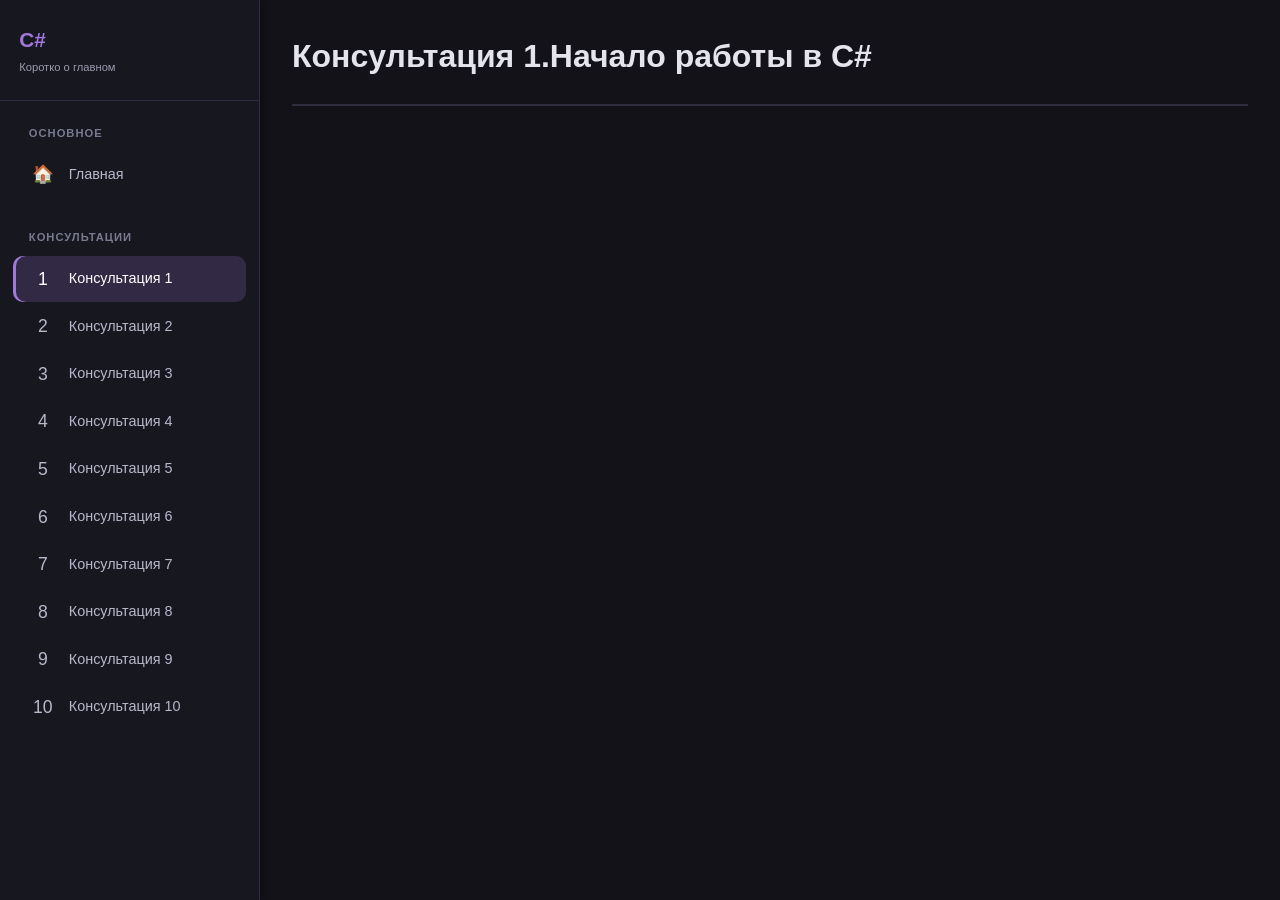
<file: 1.html>
<!DOCTYPE html>
<html lang="ru">
<head>
    <link rel="stylesheet" href="12.css">
    <meta charset="UTF-8">
    <meta name="viewport" content="width=device-width, initial-scale=1.0">
    <title>Консультация 1</title>
</head>
<body>

<!-- БОКОВАЯ ПАНЕЛЬ -->
<div class="sidebar" id="sidebar">
    <div class="sidebar-header">
        <h3>C#</h3>
        <p>Коротко о главном</p>
    </div>
    <div class="sidebar-nav">
        <div class="nav-group">
            <div class="nav-group-title">Основное</div>
            <div class="nav-item">
                <a href="index.html">
                    <span class="nav-icon">🏠</span>
                    <span>Главная</span>
                </a>
            </div>
        </div>
        <div class="nav-group">
            <div class="nav-group-title">Консультации</div>
            <div class="nav-item">
                <a href="1.html"><span class="nav-icon">1</span><span>Консультация 1</span></a>
            </div>
            <div class="nav-item">
                <a href="2.html"><span class="nav-icon">2</span><span>Консультация 2</span></a>
            </div>
            <div class="nav-item">
                <a href="3.html"><span class="nav-icon">3</span><span>Консультация 3</span></a>
            </div>
            <div class="nav-item">
                <a href="4.html"><span class="nav-icon">4</span><span>Консультация 4</span></a>
            </div>
            <div class="nav-item">
                <a href="5.html"><span class="nav-icon">5</span><span>Консультация 5</span></a>
            </div>
            <div class="nav-item">
                <a href="6.html"><span class="nav-icon">6</span><span>Консультация 6</span></a>
            </div>
            <div class="nav-item">
                <a href="7.html"><span class="nav-icon">7</span><span>Консультация 7</span></a>
            </div>
            <div class="nav-item">
                <a href="8.html"><span class="nav-icon">8</span><span>Консультация 8</span></a>
            </div>
            <div class="nav-item">
                <a href="9.html"><span class="nav-icon">9</span><span>Консультация 9</span></a>
            </div>
            <div class="nav-item active">
                <a href="10.html"><span class="nav-icon">10</span><span>Консультация 10</span></a>
            </div>
        </div>
    </div>
</div>

<div class="mobile-menu-btn" onclick="document.getElementById('sidebar').classList.toggle('open')">
    ☰ Меню
</div>
<!-- ОСНОВНОЙ КОНТЕНТ -->
<div class="main-content">

    <div class="page-header">
        <h1>Консультация 1.Начало работы в C# </h1>
        <p class="subtitle"></p>
    </div>
<script src="script.js"></script>
</body>
</html>
</file>
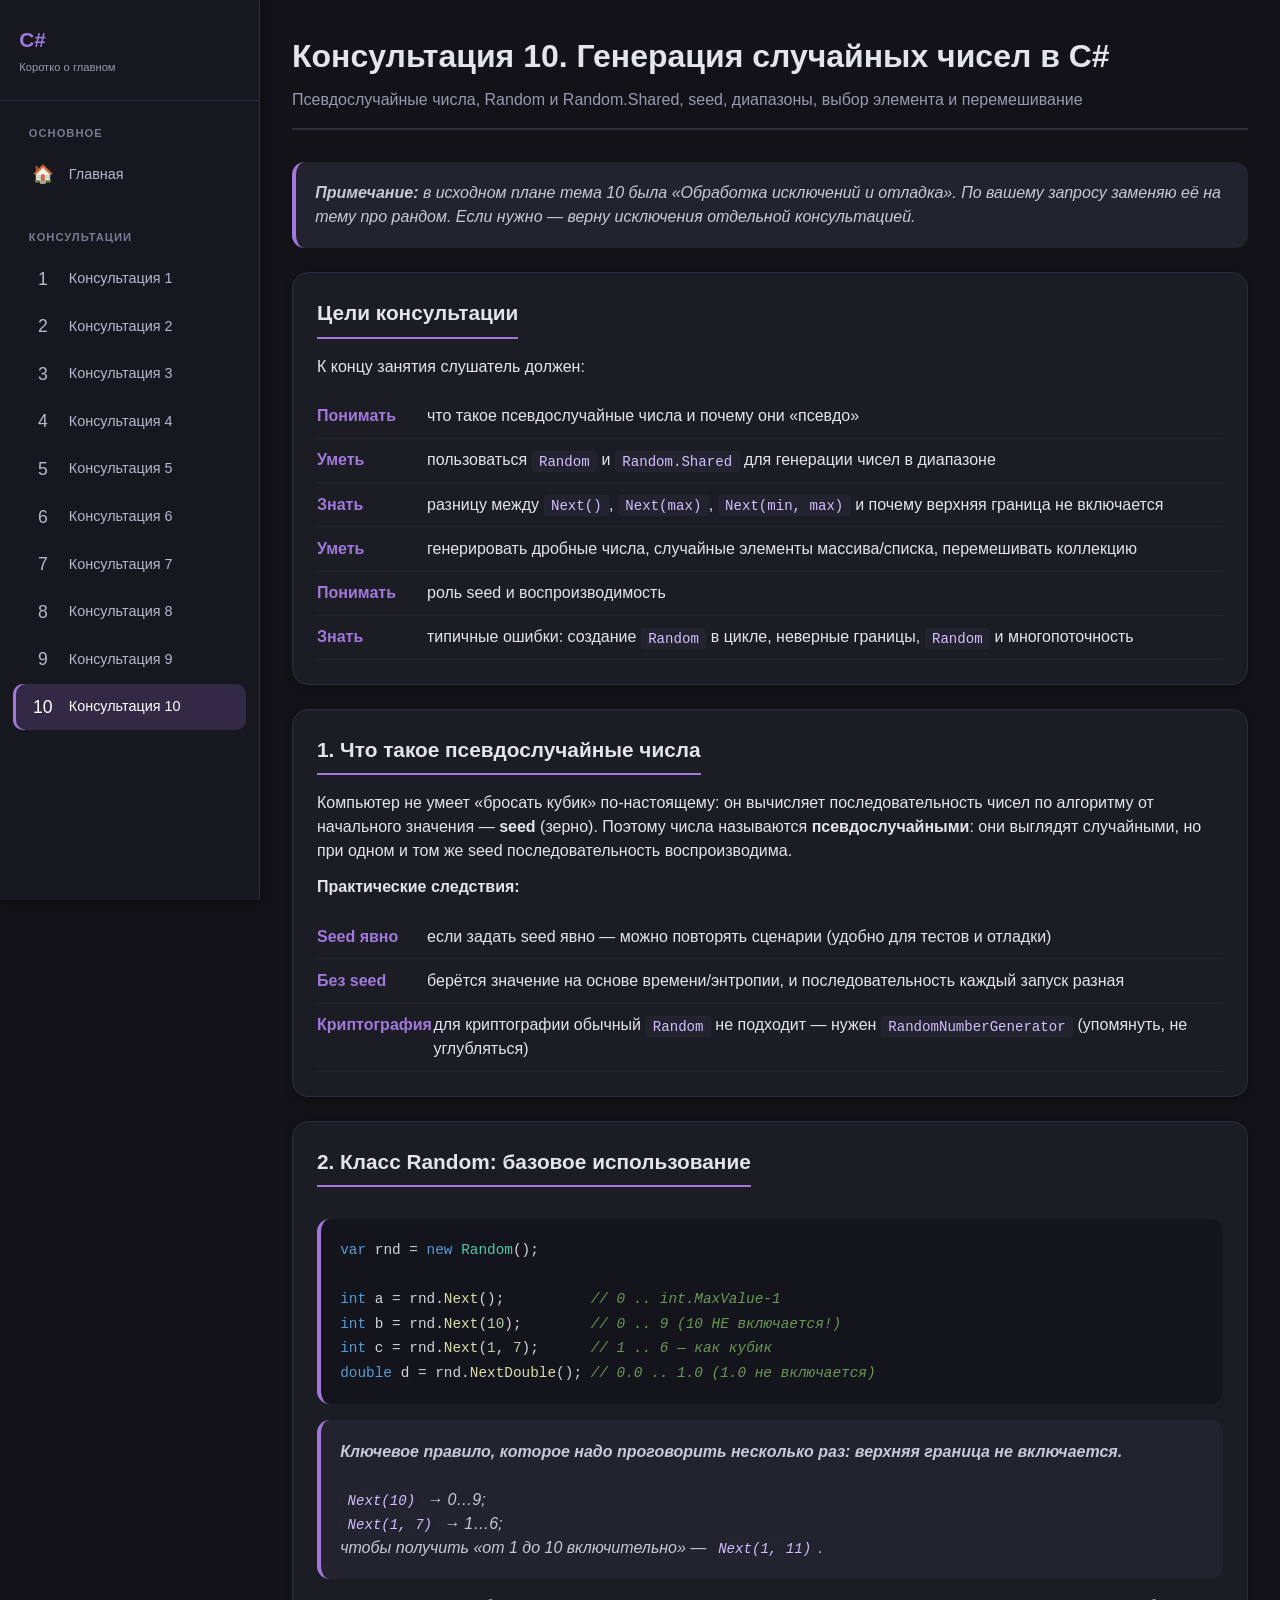
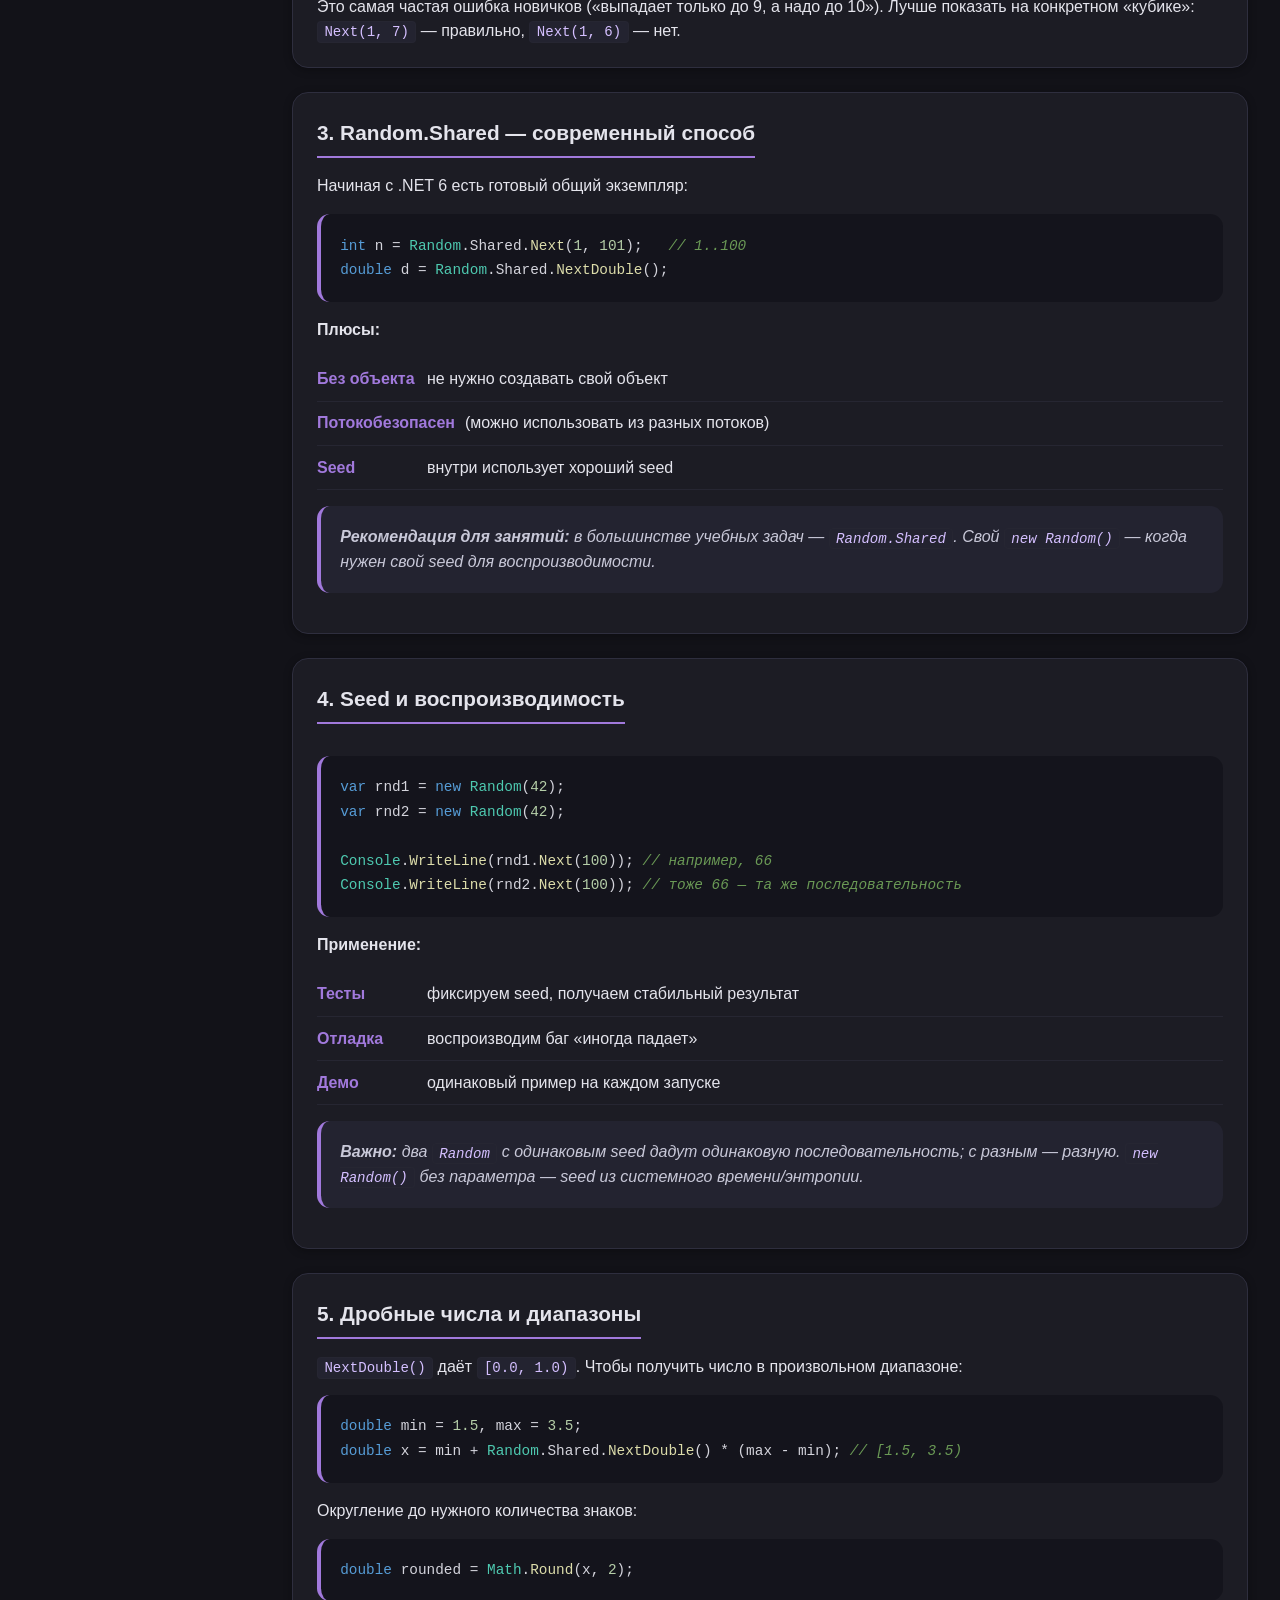
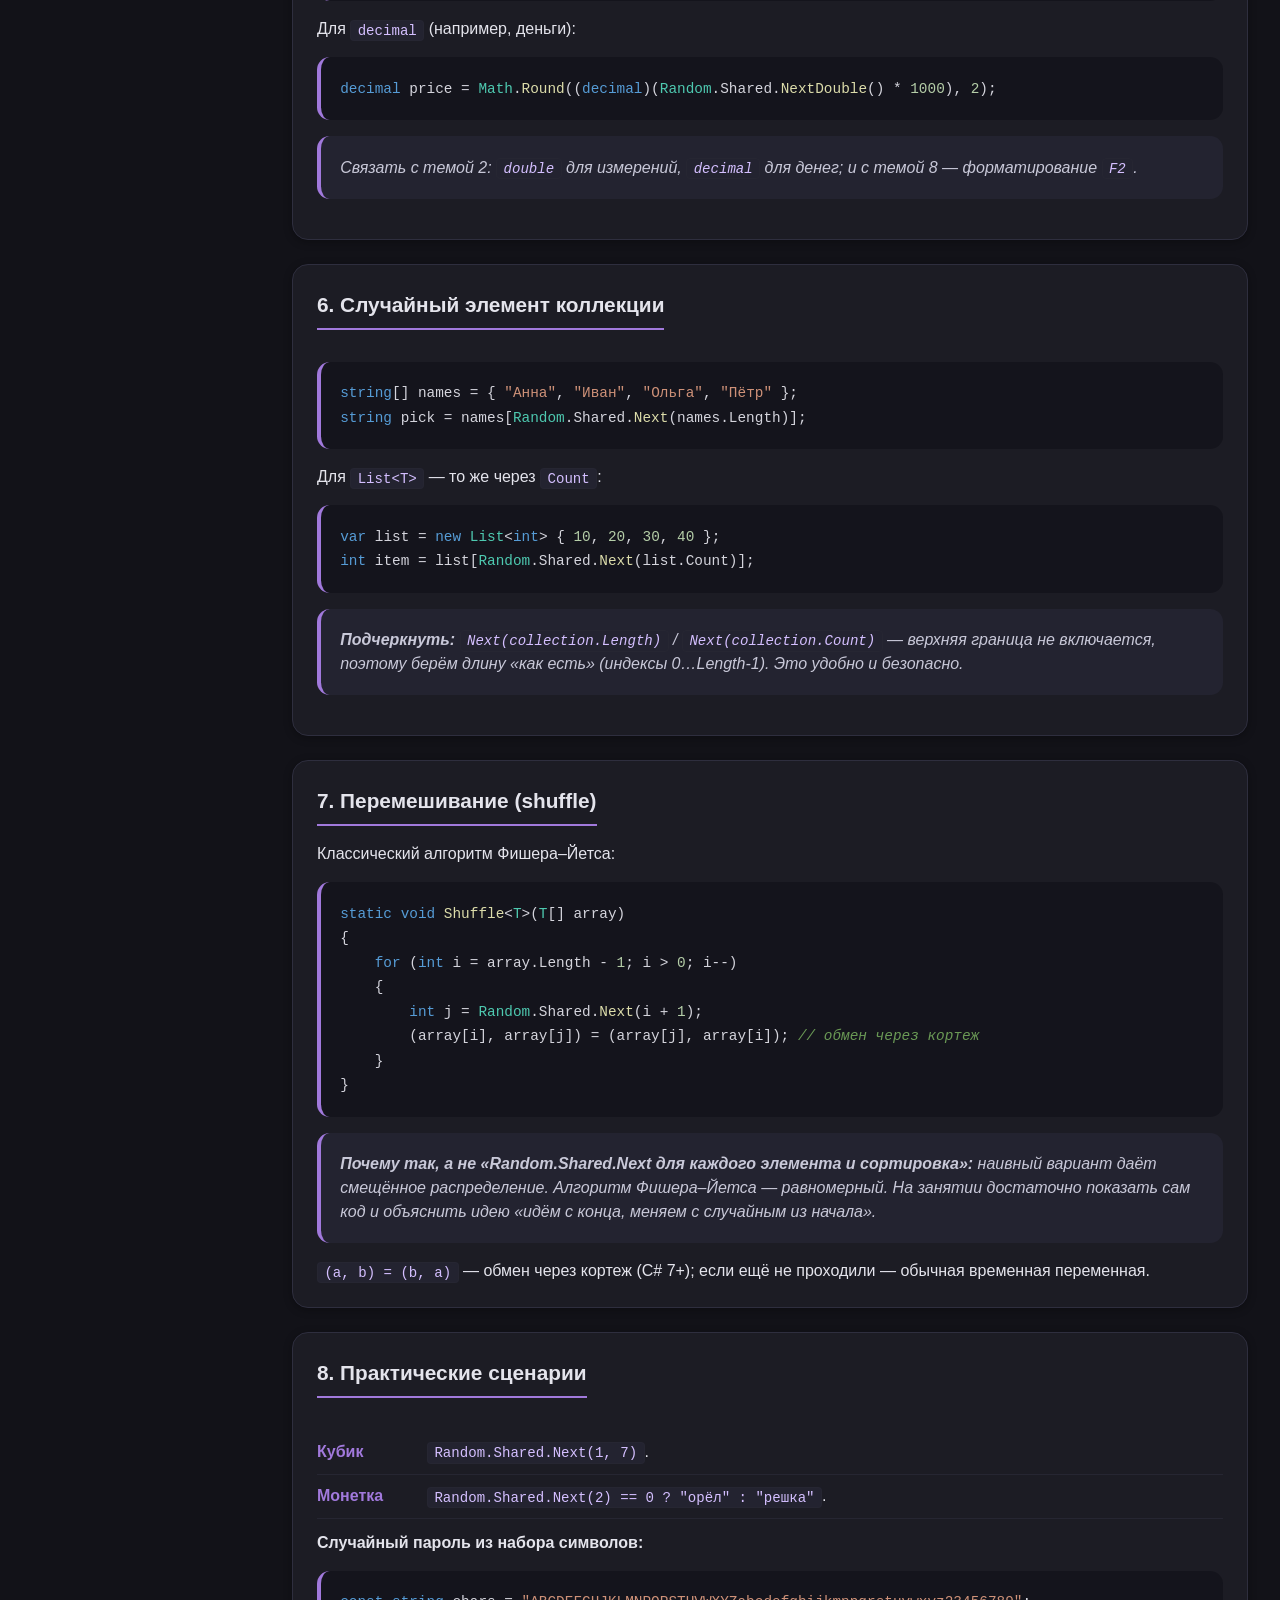
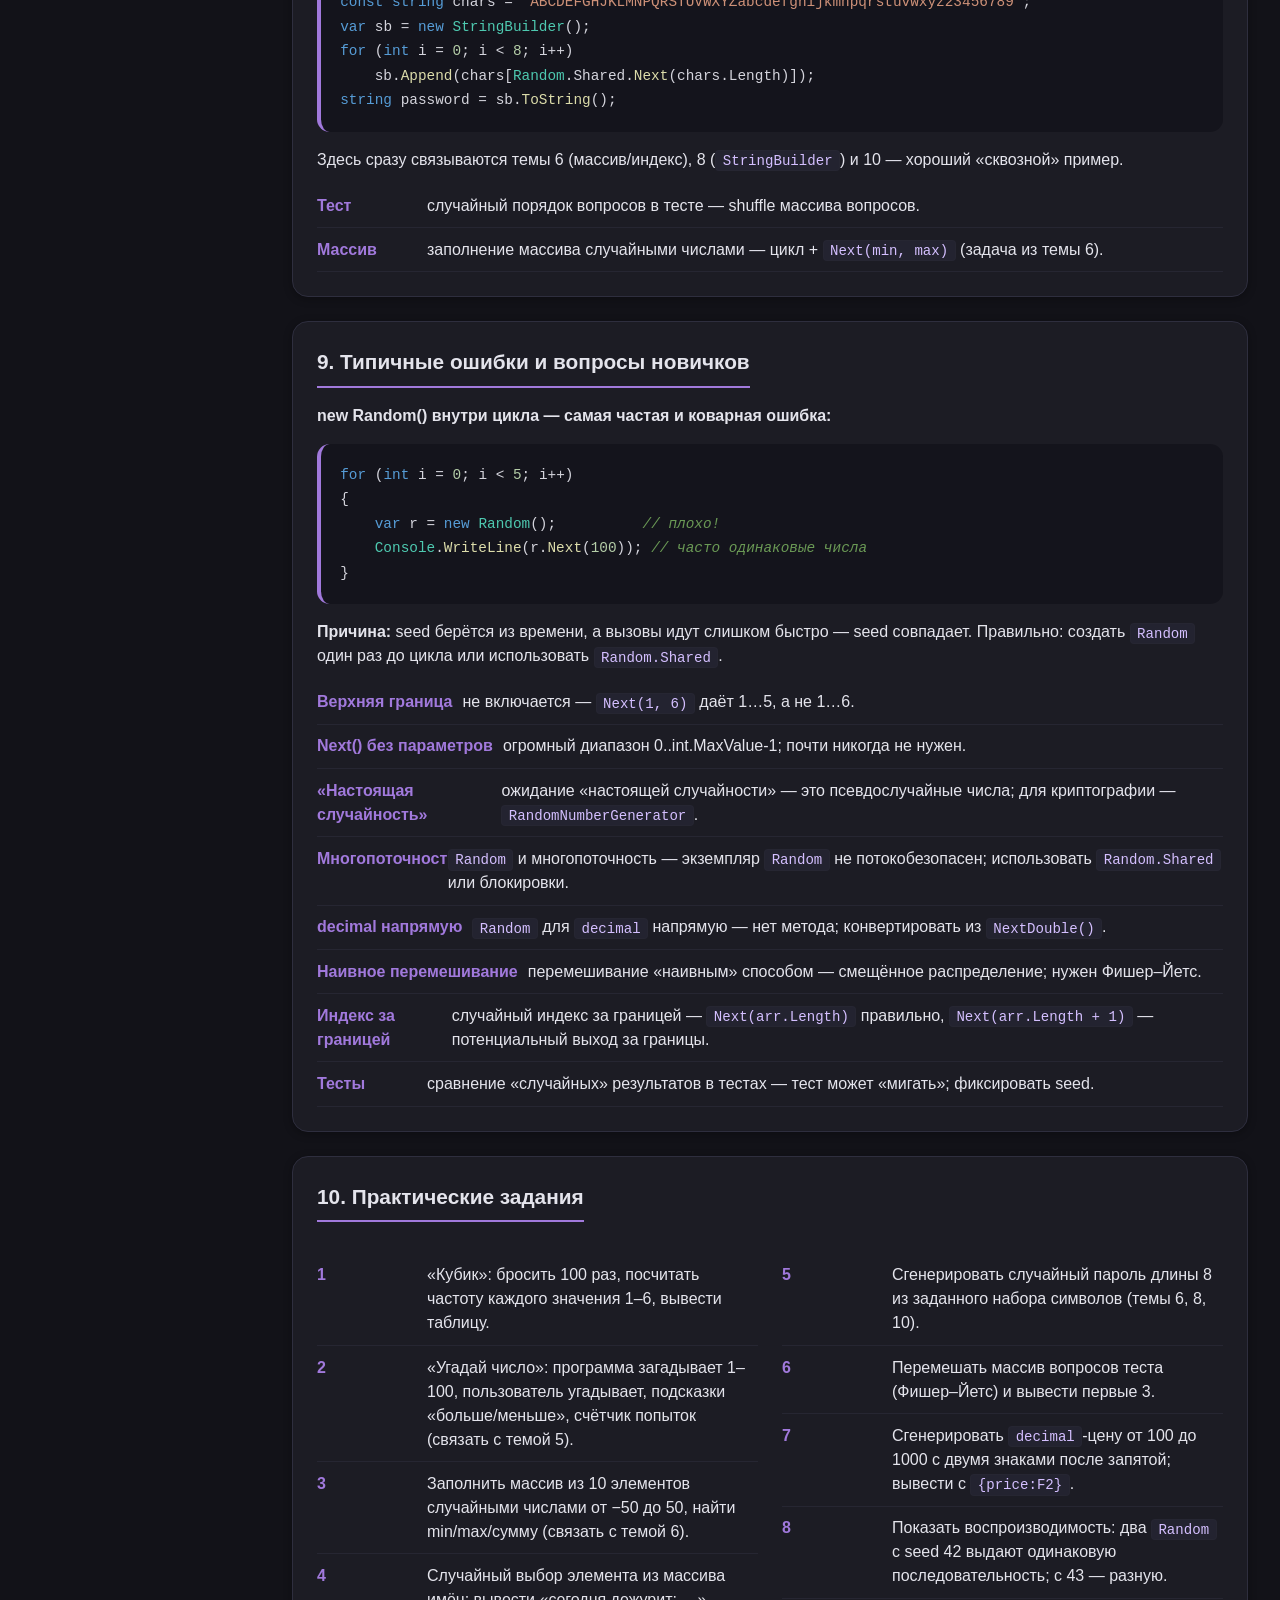
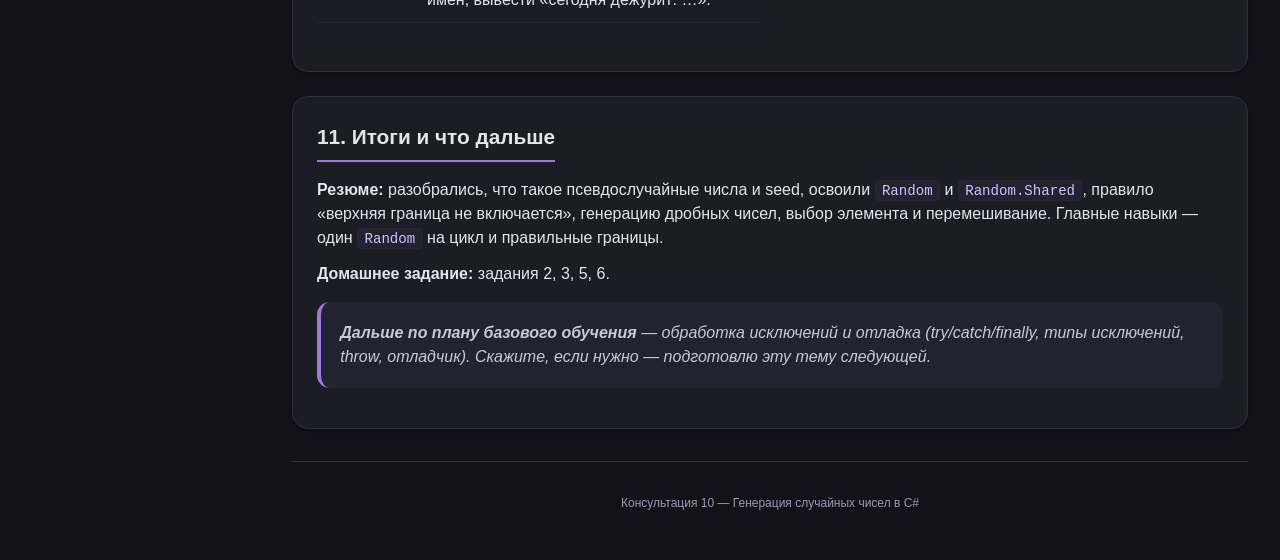
<file: 10.html>
<!DOCTYPE html>
<html lang="ru">
<head>
    <link rel="stylesheet" href="12.css">
    <meta charset="UTF-8">
    <meta name="viewport" content="width=device-width, initial-scale=1.0">
    <title>Консультация 10 — Генерация случайных чисел в C#</title>
</head>
<body>

<!-- БОКОВАЯ ПАНЕЛЬ -->
<div class="sidebar" id="sidebar">
    <div class="sidebar-header">
        <h3>C#</h3>
        <p>Коротко о главном</p>
    </div>
    <div class="sidebar-nav">
        <div class="nav-group">
            <div class="nav-group-title">Основное</div>
            <div class="nav-item">
                <a href="index.html">
                    <span class="nav-icon">🏠</span>
                    <span>Главная</span>
                </a>
            </div>
        </div>
        <div class="nav-group">
            <div class="nav-group-title">Консультации</div>
            <div class="nav-item">
                <a href="1.html"><span class="nav-icon">1</span><span>Консультация 1</span></a>
            </div>
            <div class="nav-item">
                <a href="2.html"><span class="nav-icon">2</span><span>Консультация 2</span></a>
            </div>
            <div class="nav-item">
                <a href="3.html"><span class="nav-icon">3</span><span>Консультация 3</span></a>
            </div>
            <div class="nav-item">
                <a href="4.html"><span class="nav-icon">4</span><span>Консультация 4</span></a>
            </div>
            <div class="nav-item">
                <a href="5.html"><span class="nav-icon">5</span><span>Консультация 5</span></a>
            </div>
            <div class="nav-item">
                <a href="6.html"><span class="nav-icon">6</span><span>Консультация 6</span></a>
            </div>
            <div class="nav-item">
                <a href="7.html"><span class="nav-icon">7</span><span>Консультация 7</span></a>
            </div>
            <div class="nav-item">
                <a href="8.html"><span class="nav-icon">8</span><span>Консультация 8</span></a>
            </div>
            <div class="nav-item">
                <a href="9.html"><span class="nav-icon">9</span><span>Консультация 9</span></a>
            </div>
            <div class="nav-item active">
                <a href="10.html"><span class="nav-icon">10</span><span>Консультация 10</span></a>
            </div>
        </div>
    </div>
</div>

<div class="mobile-menu-btn" onclick="document.getElementById('sidebar').classList.toggle('open')">
    ☰ Меню
</div>

<!-- ОСНОВНОЙ КОНТЕНТ -->
<div class="main-content">

    <div class="page-header">
        <h1>Консультация 10. Генерация случайных чисел в C#</h1>
        <p class="subtitle">Псевдослучайные числа, Random и Random.Shared, seed, диапазоны, выбор элемента и перемешивание</p>
    </div>

    <div class="quote-block" style="margin-bottom:1.5rem;">
        <strong>Примечание:</strong> в исходном плане тема 10 была «Обработка исключений и отладка». По вашему запросу заменяю её на тему про рандом. Если нужно — верну исключения отдельной консультацией.
    </div>

    <!-- ЦЕЛИ -->
    <div class="card">
        <h2>Цели консультации</h2>
        <p>К концу занятия слушатель должен:</p>
        <ul class="feature-list">
            <li><strong>Понимать</strong><span>что такое псевдослучайные числа и почему они «псевдо»</span></li>
            <li><strong>Уметь</strong><span>пользоваться <code>Random</code> и <code>Random.Shared</code> для генерации чисел в диапазоне</span></li>
            <li><strong>Знать</strong><span>разницу между <code>Next()</code>, <code>Next(max)</code>, <code>Next(min, max)</code> и почему верхняя граница не включается</span></li>
            <li><strong>Уметь</strong><span>генерировать дробные числа, случайные элементы массива/списка, перемешивать коллекцию</span></li>
            <li><strong>Понимать</strong><span>роль seed и воспроизводимость</span></li>
            <li><strong>Знать</strong><span>типичные ошибки: создание <code>Random</code> в цикле, неверные границы, <code>Random</code> и многопоточность</span></li>
        </ul>
    </div>

    <!-- 1. ПСЕВДОСЛУЧАЙНЫЕ ЧИСЛА -->
    <div class="card">
        <h2>1. Что такое псевдослучайные числа</h2>
        <p>Компьютер не умеет «бросать кубик» по-настоящему: он вычисляет последовательность чисел по алгоритму от начального значения — <strong>seed</strong> (зерно). Поэтому числа называются <strong>псевдослучайными</strong>: они выглядят случайными, но при одном и том же seed последовательность воспроизводима.</p>

        <p style="margin-top:0.75rem;"><strong>Практические следствия:</strong></p>
        <ul class="feature-list">
            <li><strong>Seed явно</strong><span>если задать seed явно — можно повторять сценарии (удобно для тестов и отладки)</span></li>
            <li><strong>Без seed</strong><span>берётся значение на основе времени/энтропии, и последовательность каждый запуск разная</span></li>
            <li><strong>Криптография</strong><span>для криптографии обычный <code>Random</code> не подходит — нужен <code>RandomNumberGenerator</code> (упомянуть, не углубляться)</span></li>
        </ul>
    </div>

    <!-- 2. КЛАСС RANDOM -->
    <div class="card">
        <h2>2. Класс Random: базовое использование</h2>
        <div class="code-block"><span class="kw">var</span> rnd = <span class="kw">new</span> <span class="type">Random</span>();

<span class="kw">int</span> a = rnd.<span class="fn">Next</span>();          <span class="cmt">// 0 .. int.MaxValue-1</span>
<span class="kw">int</span> b = rnd.<span class="fn">Next</span>(<span class="num">10</span>);        <span class="cmt">// 0 .. 9 (10 НЕ включается!)</span>
<span class="kw">int</span> c = rnd.<span class="fn">Next</span>(<span class="num">1</span>, <span class="num">7</span>);      <span class="cmt">// 1 .. 6 — как кубик</span>
<span class="kw">double</span> d = rnd.<span class="fn">NextDouble</span>(); <span class="cmt">// 0.0 .. 1.0 (1.0 не включается)</span></div>

        <div class="quote-block">
            <strong>Ключевое правило, которое надо проговорить несколько раз: верхняя граница не включается.</strong><br><br>
            <code>Next(10)</code> → 0…9;<br>
            <code>Next(1, 7)</code> → 1…6;<br>
            чтобы получить «от 1 до 10 включительно» — <code>Next(1, 11)</code>.
        </div>
        <p style="margin-top:0.75rem;">Это самая частая ошибка новичков («выпадает только до 9, а надо до 10»). Лучше показать на конкретном «кубике»: <code>Next(1, 7)</code> — правильно, <code>Next(1, 6)</code> — нет.</p>
    </div>

    <!-- 3. RANDOM.SHARED -->
    <div class="card">
        <h2>3. Random.Shared — современный способ</h2>
        <p>Начиная с .NET 6 есть готовый общий экземпляр:</p>
        <div class="code-block"><span class="kw">int</span> n = <span class="type">Random</span>.Shared.<span class="fn">Next</span>(<span class="num">1</span>, <span class="num">101</span>);   <span class="cmt">// 1..100</span>
<span class="kw">double</span> d = <span class="type">Random</span>.Shared.<span class="fn">NextDouble</span>();</div>

        <p style="margin-top:0.75rem;"><strong>Плюсы:</strong></p>
        <ul class="feature-list">
            <li><strong>Без объекта</strong><span>не нужно создавать свой объект</span></li>
            <li><strong>Потокобезопасен</strong><span>(можно использовать из разных потоков)</span></li>
            <li><strong>Seed</strong><span>внутри использует хороший seed</span></li>
        </ul>

        <div class="quote-block">
            <strong>Рекомендация для занятий:</strong> в большинстве учебных задач — <code>Random.Shared</code>. Свой <code>new Random()</code> — когда нужен свой seed для воспроизводимости.
        </div>
    </div>

    <!-- 4. SEED -->
    <div class="card">
        <h2>4. Seed и воспроизводимость</h2>
        <div class="code-block"><span class="kw">var</span> rnd1 = <span class="kw">new</span> <span class="type">Random</span>(<span class="num">42</span>);
<span class="kw">var</span> rnd2 = <span class="kw">new</span> <span class="type">Random</span>(<span class="num">42</span>);

<span class="type">Console</span>.<span class="fn">WriteLine</span>(rnd1.<span class="fn">Next</span>(<span class="num">100</span>)); <span class="cmt">// например, 66</span>
<span class="type">Console</span>.<span class="fn">WriteLine</span>(rnd2.<span class="fn">Next</span>(<span class="num">100</span>)); <span class="cmt">// тоже 66 — та же последовательность</span></div>

        <p style="margin-top:0.75rem;"><strong>Применение:</strong></p>
        <ul class="feature-list">
            <li><strong>Тесты</strong><span>фиксируем seed, получаем стабильный результат</span></li>
            <li><strong>Отладка</strong><span>воспроизводим баг «иногда падает»</span></li>
            <li><strong>Демо</strong><span>одинаковый пример на каждом запуске</span></li>
        </ul>

        <div class="quote-block">
            <strong>Важно:</strong> два <code>Random</code> с одинаковым seed дадут одинаковую последовательность; с разным — разную. <code>new Random()</code> без параметра — seed из системного времени/энтропии.
        </div>
    </div>

    <!-- 5. ДРОБНЫЕ ЧИСЛА -->
    <div class="card">
        <h2>5. Дробные числа и диапазоны</h2>
        <p><code>NextDouble()</code> даёт <code>[0.0, 1.0)</code>. Чтобы получить число в произвольном диапазоне:</p>
        <div class="code-block"><span class="kw">double</span> min = <span class="num">1.5</span>, max = <span class="num">3.5</span>;
<span class="kw">double</span> x = min + <span class="type">Random</span>.Shared.<span class="fn">NextDouble</span>() * (max - min); <span class="cmt">// [1.5, 3.5)</span></div>

        <p style="margin-top:0.75rem;">Округление до нужного количества знаков:</p>
        <div class="code-block"><span class="kw">double</span> rounded = <span class="type">Math</span>.<span class="fn">Round</span>(x, <span class="num">2</span>);</div>

        <p style="margin-top:0.75rem;">Для <code>decimal</code> (например, деньги):</p>
        <div class="code-block"><span class="kw">decimal</span> price = <span class="type">Math</span>.<span class="fn">Round</span>((<span class="kw">decimal</span>)(<span class="type">Random</span>.Shared.<span class="fn">NextDouble</span>() * <span class="num">1000</span>), <span class="num">2</span>);</div>

        <div class="quote-block">
            Связать с темой 2: <code>double</code> для измерений, <code>decimal</code> для денег; и с темой 8 — форматирование <code>F2</code>.
        </div>
    </div>

    <!-- 6. СЛУЧАЙНЫЙ ЭЛЕМЕНТ -->
    <div class="card">
        <h2>6. Случайный элемент коллекции</h2>
        <div class="code-block"><span class="kw">string</span>[] names = { <span class="str">"Анна"</span>, <span class="str">"Иван"</span>, <span class="str">"Ольга"</span>, <span class="str">"Пётр"</span> };
<span class="kw">string</span> pick = names[<span class="type">Random</span>.Shared.<span class="fn">Next</span>(names.Length)];</div>

        <p style="margin-top:0.75rem;">Для <code>List&lt;T&gt;</code> — то же через <code>Count</code>:</p>
        <div class="code-block"><span class="kw">var</span> list = <span class="kw">new</span> <span class="type">List</span>&lt;<span class="kw">int</span>&gt; { <span class="num">10</span>, <span class="num">20</span>, <span class="num">30</span>, <span class="num">40</span> };
<span class="kw">int</span> item = list[<span class="type">Random</span>.Shared.<span class="fn">Next</span>(list.Count)];</div>

        <div class="quote-block">
            <strong>Подчеркнуть:</strong> <code>Next(collection.Length)</code> / <code>Next(collection.Count)</code> — верхняя граница не включается, поэтому берём длину «как есть» (индексы 0…Length-1). Это удобно и безопасно.
        </div>
    </div>

    <!-- 7. ПЕРЕМЕШИВАНИЕ -->
    <div class="card">
        <h2>7. Перемешивание (shuffle)</h2>
        <p>Классический алгоритм Фишера–Йетса:</p>
        <div class="code-block"><span class="kw">static</span> <span class="kw">void</span> <span class="fn">Shuffle</span>&lt;<span class="type">T</span>&gt;(<span class="type">T</span>[] array)
{
    <span class="kw">for</span> (<span class="kw">int</span> i = array.Length - <span class="num">1</span>; i &gt; <span class="num">0</span>; i--)
    {
        <span class="kw">int</span> j = <span class="type">Random</span>.Shared.<span class="fn">Next</span>(i + <span class="num">1</span>);
        (array[i], array[j]) = (array[j], array[i]); <span class="cmt">// обмен через кортеж</span>
    }
}</div>

        <div class="quote-block">
            <strong>Почему так, а не «Random.Shared.Next для каждого элемента и сортировка»:</strong> наивный вариант даёт смещённое распределение. Алгоритм Фишера–Йетса — равномерный. На занятии достаточно показать сам код и объяснить идею «идём с конца, меняем с случайным из начала».
        </div>
        <p style="margin-top:0.75rem;"><code>(a, b) = (b, a)</code> — обмен через кортеж (C# 7+); если ещё не проходили — обычная временная переменная.</p>
    </div>

    <!-- 8. ПРАКТИЧЕСКИЕ СЦЕНАРИИ -->
    <div class="card">
        <h2>8. Практические сценарии</h2>
        <ul class="feature-list">
            <li><strong>Кубик</strong><span><code>Random.Shared.Next(1, 7)</code>.</span></li>
            <li><strong>Монетка</strong><span><code>Random.Shared.Next(2) == 0 ? "орёл" : "решка"</code>.</span></li>
        </ul>

        <p style="margin-top:0.75rem;"><strong>Случайный пароль из набора символов:</strong></p>
        <div class="code-block"><span class="kw">const</span> <span class="kw">string</span> chars = <span class="str">"ABCDEFGHJKLMNPQRSTUVWXYZabcdefghijkmnpqrstuvwxyz23456789"</span>;
<span class="kw">var</span> sb = <span class="kw">new</span> <span class="type">StringBuilder</span>();
<span class="kw">for</span> (<span class="kw">int</span> i = <span class="num">0</span>; i &lt; <span class="num">8</span>; i++)
    sb.<span class="fn">Append</span>(chars[<span class="type">Random</span>.Shared.<span class="fn">Next</span>(chars.Length)]);
<span class="kw">string</span> password = sb.<span class="fn">ToString</span>();</div>
        <p style="margin-top:0.75rem;">Здесь сразу связываются темы 6 (массив/индекс), 8 (<code>StringBuilder</code>) и 10 — хороший «сквозной» пример.</p>

        <ul class="feature-list" style="margin-top:0.75rem;">
            <li><strong>Тест</strong><span>случайный порядок вопросов в тесте — shuffle массива вопросов.</span></li>
            <li><strong>Массив</strong><span>заполнение массива случайными числами — цикл + <code>Next(min, max)</code> (задача из темы 6).</span></li>
        </ul>
    </div>

    <!-- 9. ТИПИЧНЫЕ ОШИБКИ -->
    <div class="card">
        <h2>9. Типичные ошибки и вопросы новичков</h2>

        <p><strong>new Random() внутри цикла — самая частая и коварная ошибка:</strong></p>
        <div class="code-block"><span class="kw">for</span> (<span class="kw">int</span> i = <span class="num">0</span>; i &lt; <span class="num">5</span>; i++)
{
    <span class="kw">var</span> r = <span class="kw">new</span> <span class="type">Random</span>();          <span class="cmt">// плохо!</span>
    <span class="type">Console</span>.<span class="fn">WriteLine</span>(r.<span class="fn">Next</span>(<span class="num">100</span>)); <span class="cmt">// часто одинаковые числа</span>
}</div>
        <p style="margin-top:0.75rem;"><strong>Причина:</strong> seed берётся из времени, а вызовы идут слишком быстро — seed совпадает. Правильно: создать <code>Random</code> один раз до цикла или использовать <code>Random.Shared</code>.</p>

        <ul class="feature-list" style="margin-top:0.75rem;">
            <li><strong>Верхняя граница</strong><span>не включается — <code>Next(1, 6)</code> даёт 1…5, а не 1…6.</span></li>
            <li><strong>Next() без параметров</strong><span>огромный диапазон 0..int.MaxValue-1; почти никогда не нужен.</span></li>
            <li><strong>«Настоящая случайность»</strong><span>ожидание «настоящей случайности» — это псевдослучайные числа; для криптографии — <code>RandomNumberGenerator</code>.</span></li>
            <li><strong>Многопоточность</strong><span><code>Random</code> и многопоточность — экземпляр <code>Random</code> не потокобезопасен; использовать <code>Random.Shared</code> или блокировки.</span></li>
            <li><strong>decimal напрямую</strong><span><code>Random</code> для <code>decimal</code> напрямую — нет метода; конвертировать из <code>NextDouble()</code>.</span></li>
            <li><strong>Наивное перемешивание</strong><span>перемешивание «наивным» способом — смещённое распределение; нужен Фишер–Йетс.</span></li>
            <li><strong>Индекс за границей</strong><span>случайный индекс за границей — <code>Next(arr.Length)</code> правильно, <code>Next(arr.Length + 1)</code> — потенциальный выход за границы.</span></li>
            <li><strong>Тесты</strong><span>сравнение «случайных» результатов в тестах — тест может «мигать»; фиксировать seed.</span></li>
        </ul>
    </div>

    <!-- 10. ПРАКТИЧЕСКИЕ ЗАДАНИЯ -->
    <div class="card">
        <h2>10. Практические задания</h2>
        <div class="grid-2">
            <div>
                <ul class="feature-list">
                    <li><strong>1</strong><span>«Кубик»: бросить 100 раз, посчитать частоту каждого значения 1–6, вывести таблицу.</span></li>
                    <li><strong>2</strong><span>«Угадай число»: программа загадывает 1–100, пользователь угадывает, подсказки «больше/меньше», счётчик попыток (связать с темой 5).</span></li>
                    <li><strong>3</strong><span>Заполнить массив из 10 элементов случайными числами от −50 до 50, найти min/max/сумму (связать с темой 6).</span></li>
                    <li><strong>4</strong><span>Случайный выбор элемента из массива имён; вывести «сегодня дежурит: …».</span></li>
                </ul>
            </div>
            <div>
                <ul class="feature-list">
                    <li><strong>5</strong><span>Сгенерировать случайный пароль длины 8 из заданного набора символов (темы 6, 8, 10).</span></li>
                    <li><strong>6</strong><span>Перемешать массив вопросов теста (Фишер–Йетс) и вывести первые 3.</span></li>
                    <li><strong>7</strong><span>Сгенерировать <code>decimal</code>-цену от 100 до 1000 с двумя знаками после запятой; вывести с <code>{price:F2}</code>.</span></li>
                    <li><strong>8</strong><span>Показать воспроизводимость: два <code>Random</code> с seed 42 выдают одинаковую последовательность; с 43 — разную.</span></li>
                </ul>
            </div>
        </div>
    </div>

    <!-- 11. ИТОГИ -->
    <div class="card">
        <h2>11. Итоги и что дальше</h2>
        <p><strong>Резюме:</strong> разобрались, что такое псевдослучайные числа и seed, освоили <code>Random</code> и <code>Random.Shared</code>, правило «верхняя граница не включается», генерацию дробных чисел, выбор элемента и перемешивание. Главные навыки — один <code>Random</code> на цикл и правильные границы.</p>
        <p style="margin-top:0.75rem;"><strong>Домашнее задание:</strong> задания 2, 3, 5, 6.</p>

        <div class="quote-block">
            <strong>Дальше по плану базового обучения</strong> — обработка исключений и отладка (try/catch/finally, типы исключений, throw, отладчик). Скажите, если нужно — подготовлю эту тему следующей.
        </div>
    </div>

    <div class="footer">
        Консультация 10 — Генерация случайных чисел в C#
    </div>

</div>

<script src="script.js"></script>
</body>
</html>
</file>
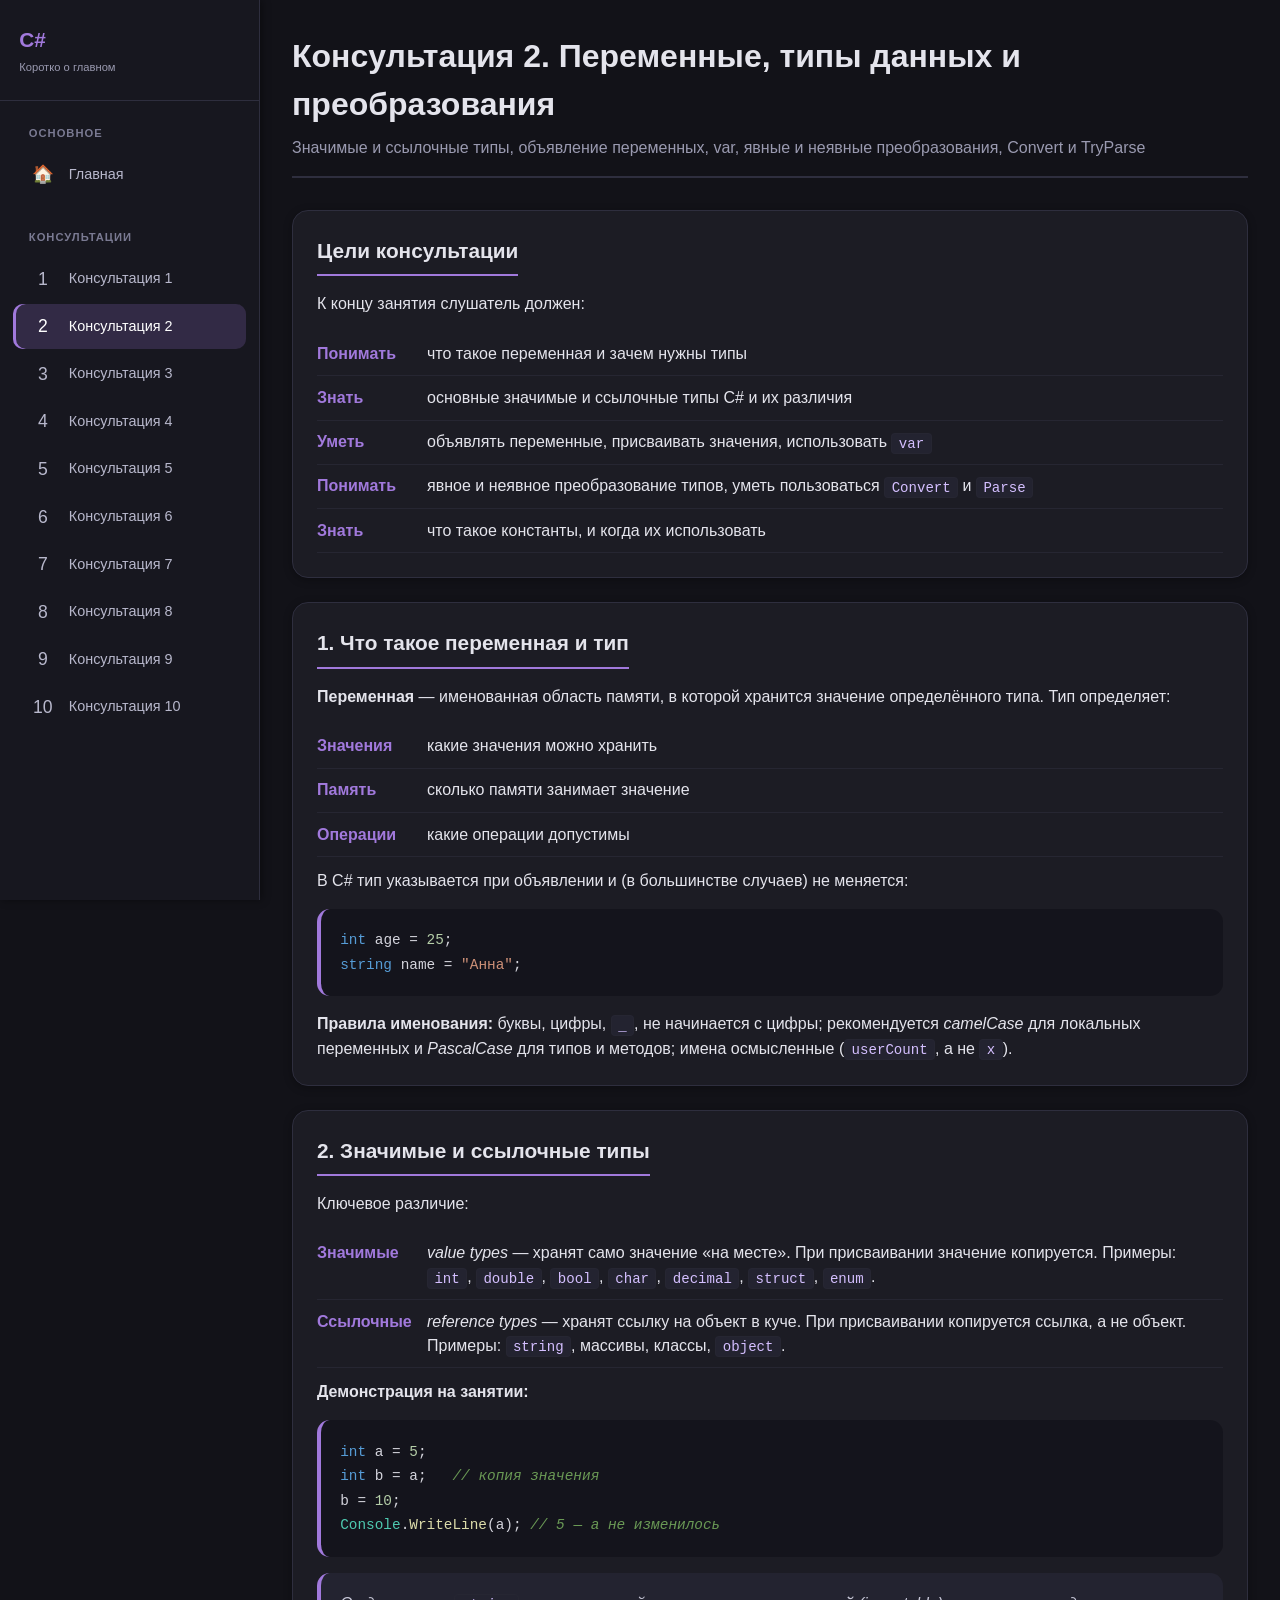
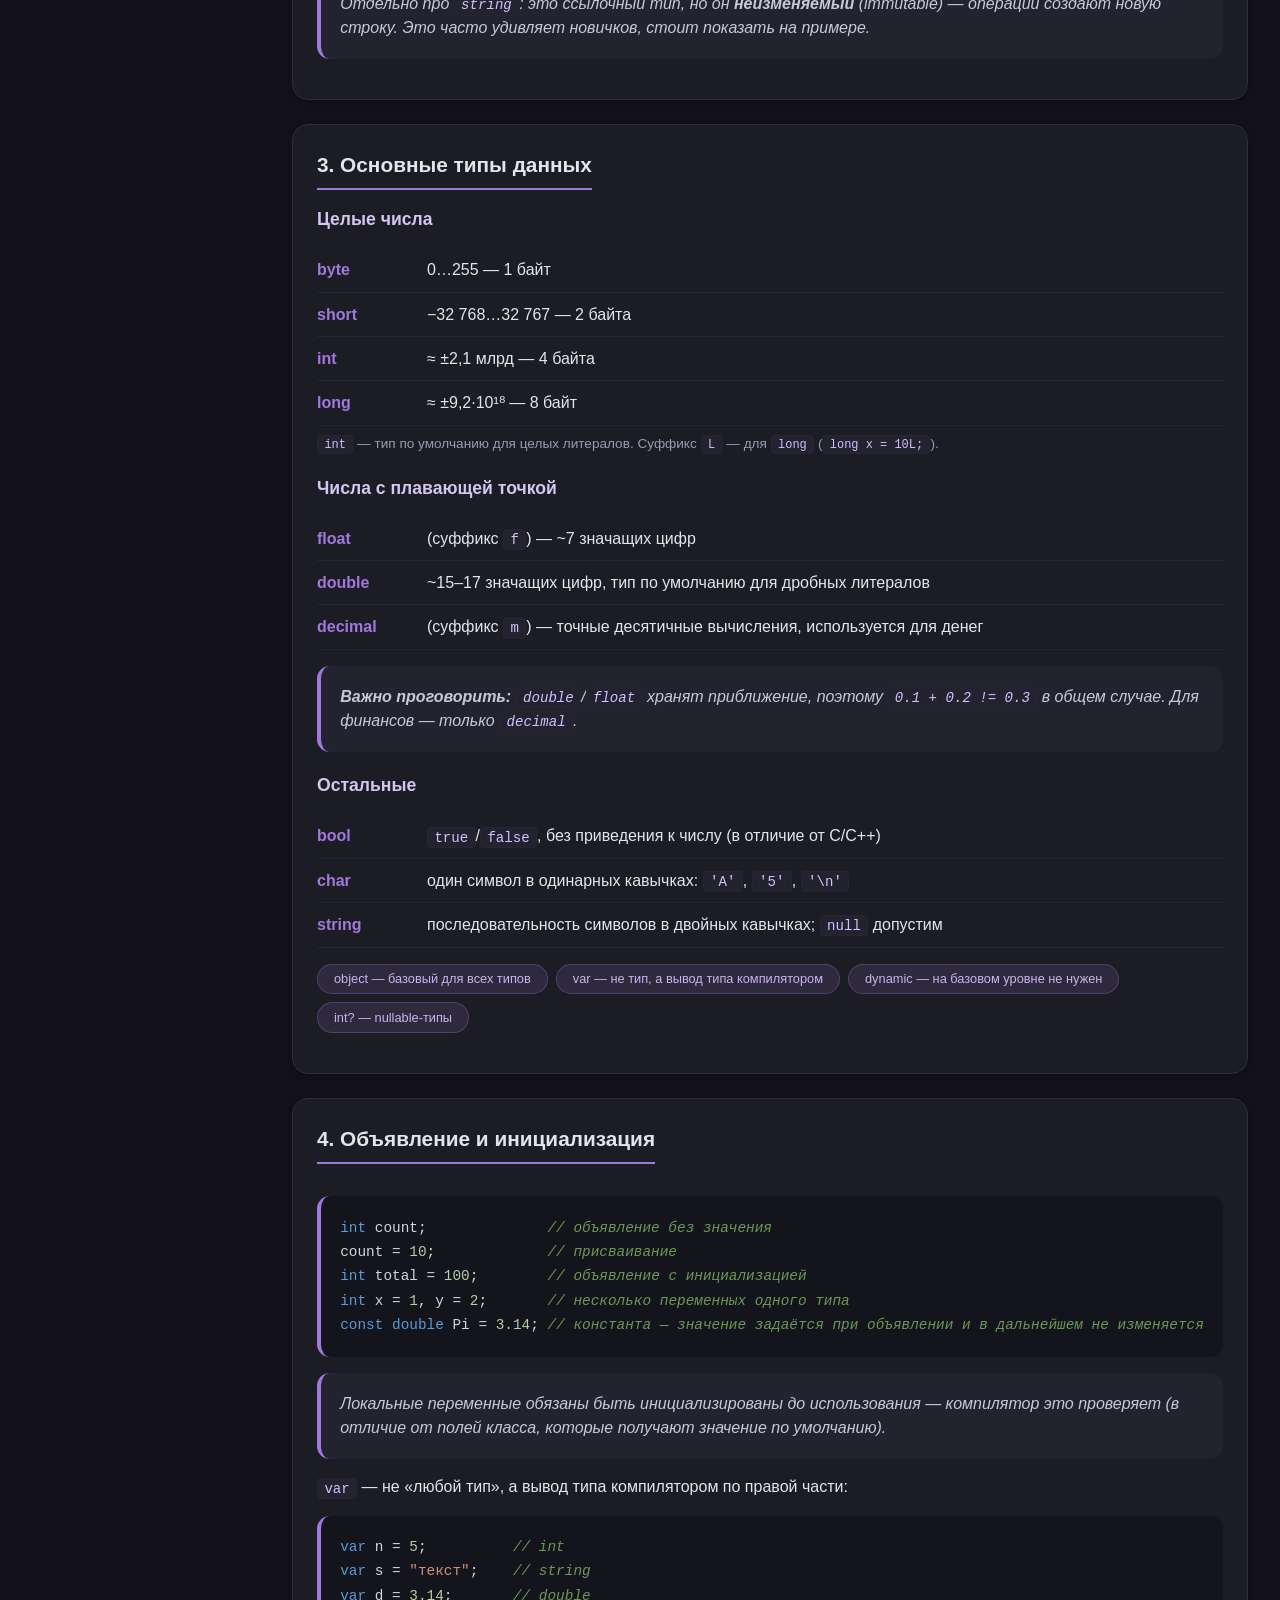
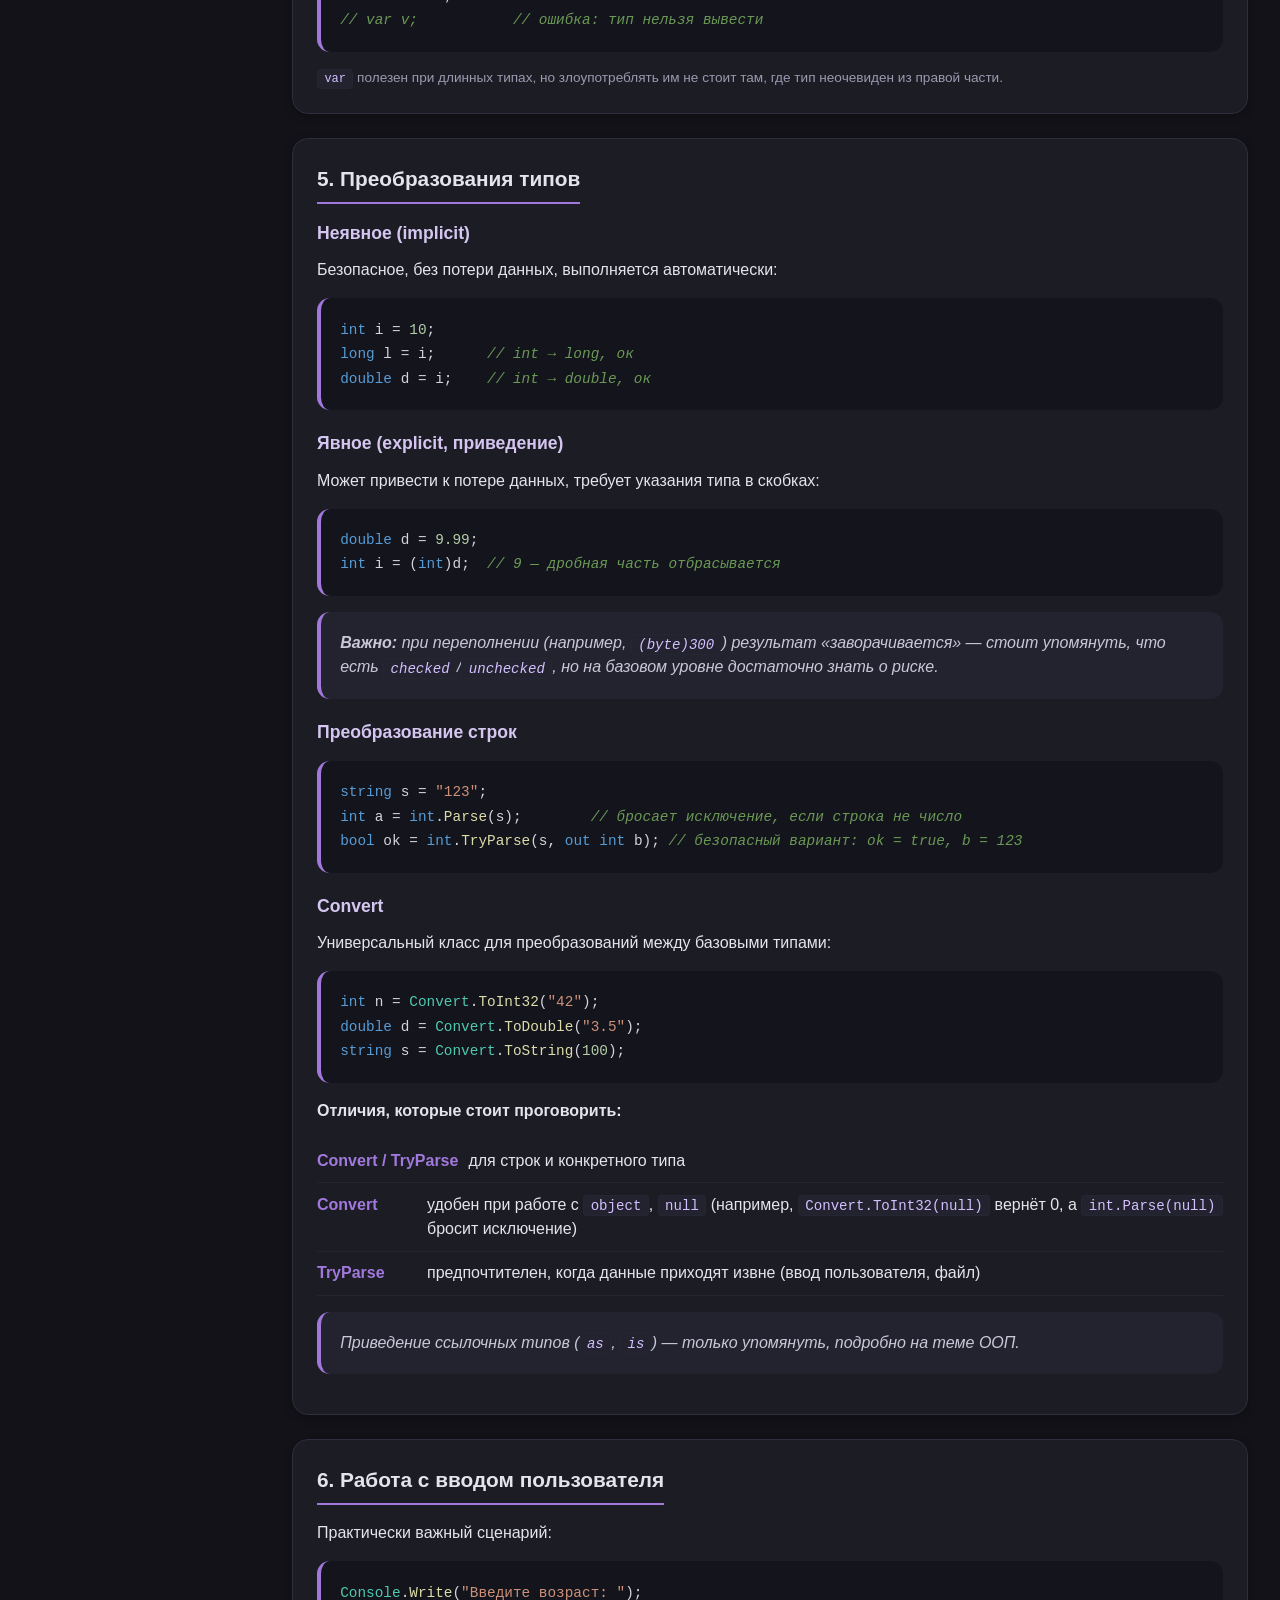
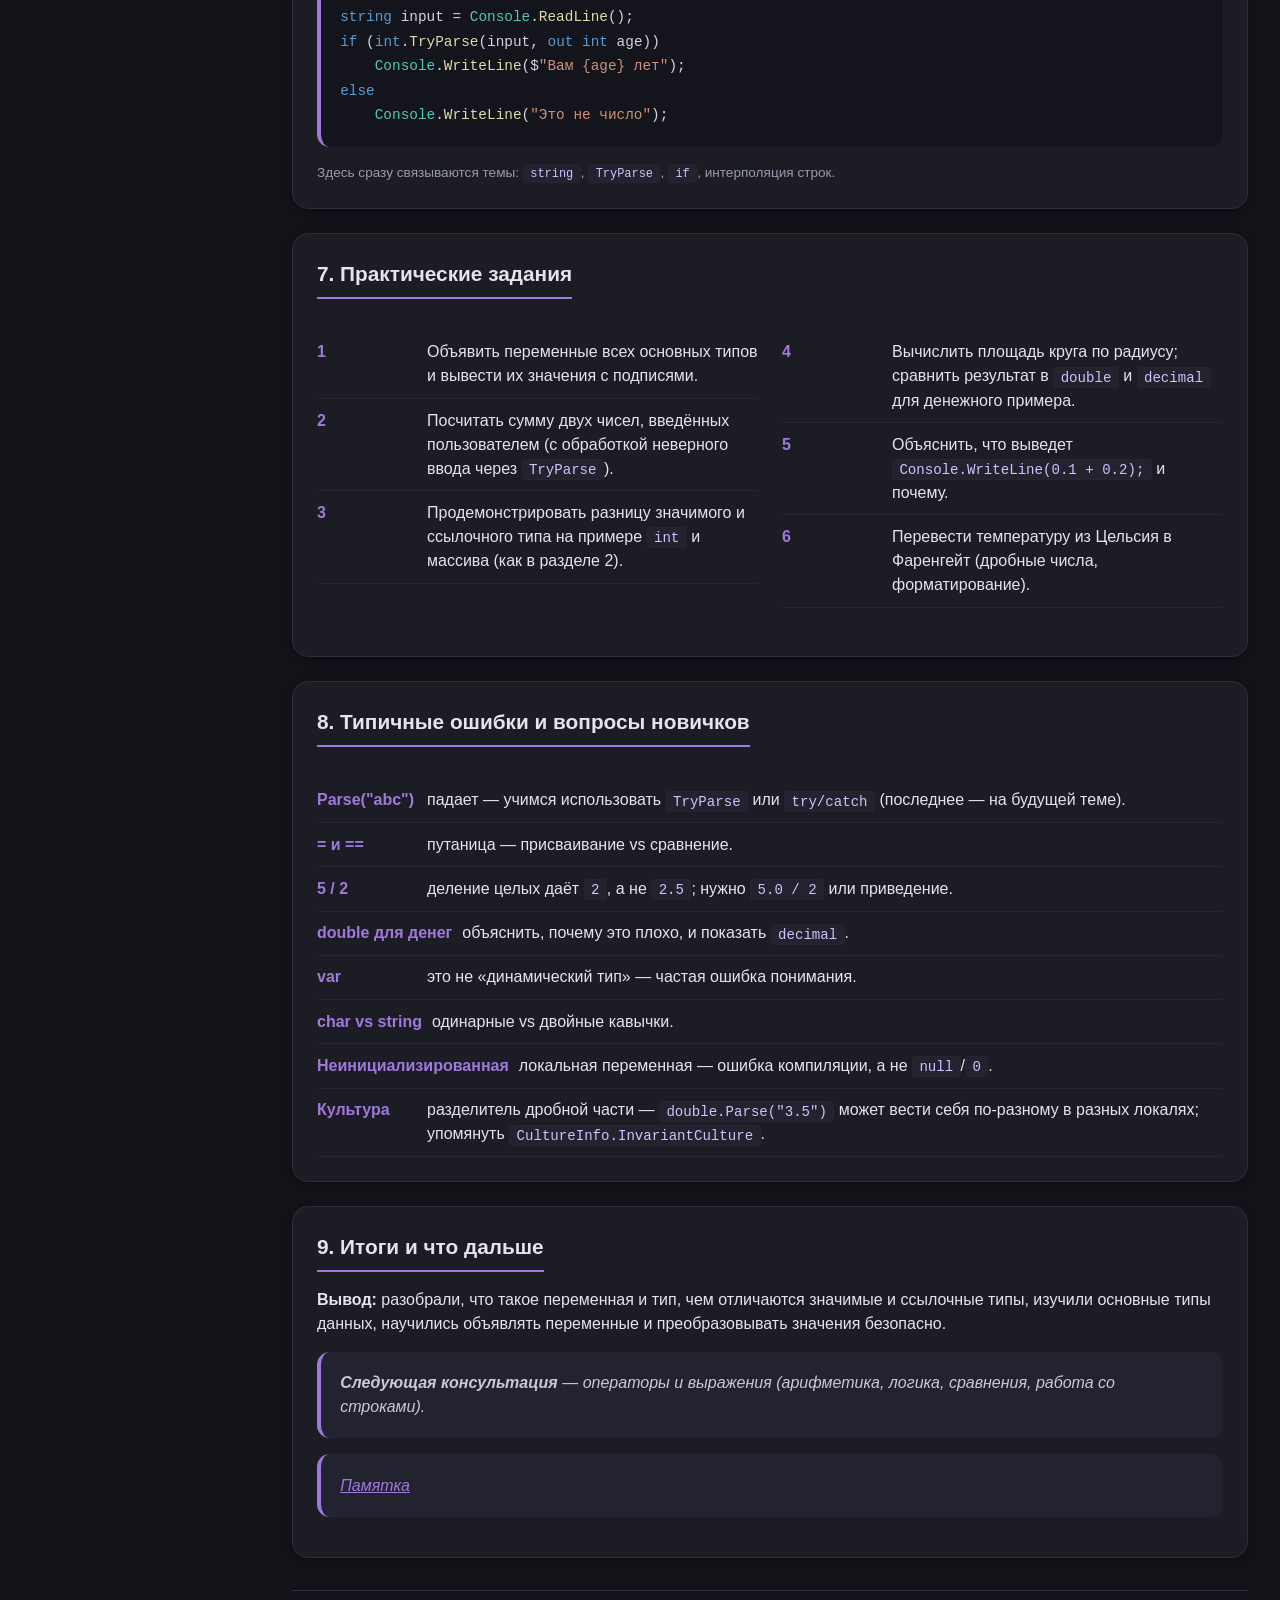
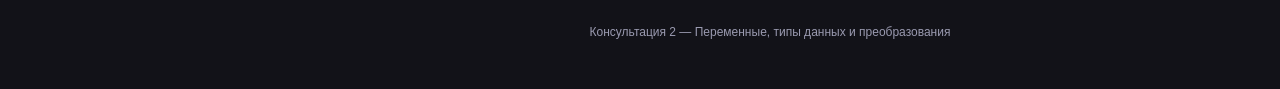
<file: 2.html>
<!DOCTYPE html>
<html lang="ru">
<head>
    <link rel="stylesheet" href="12.css">
    <meta charset="UTF-8">
    <meta name="viewport" content="width=device-width, initial-scale=1.0">
    <title>Консультация 2 — Переменные, типы данных и преобразования</title>
</head>
<body>

<div class="sidebar" id="sidebar">
    <div class="sidebar-header">
        <h3>C#</h3>
        <p>Коротко о главном</p>
    </div>
    <div class="sidebar-nav">
        <div class="nav-group">
            <div class="nav-group-title">Основное</div>
            <div class="nav-item">
                <a href="index.html">
                    <span class="nav-icon">🏠</span>
                    <span>Главная</span>
                </a>
            </div>
        </div>
        <div class="nav-group">
            <div class="nav-group-title">Консультации</div>
            <div class="nav-item">
                <a href="1.html">
                    <span class="nav-icon">1</span>
                    <span>Консультация 1</span>
                </a>
            </div>
            <div class="nav-item">
                <a href="2.html">
                    <span class="nav-icon">2</span>
                    <span>Консультация 2</span>
                </a>
            </div>
            <div class="nav-item">
                <a href="3.html">
                    <span class="nav-icon">3</span>
                    <span>Консультация 3</span>
                </a>
            </div>
            <div class="nav-item">
                <a href="4.html">
                    <span class="nav-icon">4</span>
                    <span>Консультация 4</span>
                </a>
            </div>
            <div class="nav-item">
                <a href="5.html">
                    <span class="nav-icon">5</span>
                    <span>Консультация 5</span>
                </a>
            </div>
            <div class="nav-item">
                <a href="6.html">
                    <span class="nav-icon">6</span>
                    <span>Консультация 6</span>
                </a>
            </div>
            <div class="nav-item">
                <a href="7.html">
                    <span class="nav-icon">7</span>
                    <span>Консультация 7</span>
                </a>
            </div>
            <div class="nav-item">
                <a href="8.html">
                    <span class="nav-icon">8</span>
                    <span>Консультация 8</span>
                </a>
            </div>
            <div class="nav-item">
                <a href="9.html">
                    <span class="nav-icon">9</span>
                    <span>Консультация 9</span>
                </a>
            </div>
            <div class="nav-item">
                <a href="10.html">
                    <span class="nav-icon">10</span>
                    <span>Консультация 10</span>
                </a>
            </div>
        </div>
    </div>
</div>

<div class="mobile-menu-btn" onclick="document.getElementById('sidebar').classList.toggle('open')">
    ☰ Меню
</div>

<!-- ОСНОВНОЙ КОНТЕНТ -->
<div class="main-content">

    <div class="page-header">
        <h1>Консультация 2. Переменные, типы данных и преобразования</h1>
        <p class="subtitle">Значимые и ссылочные типы, объявление переменных, var, явные и неявные преобразования, Convert и TryParse</p>
    </div>

    <!-- ЦЕЛИ -->
    <div class="card">
        <h2>Цели консультации</h2>
        <p>К концу занятия слушатель должен:</p>
        <ul class="feature-list">
            <li><strong>Понимать</strong><span>что такое переменная и зачем нужны типы</span></li>
            <li><strong>Знать</strong><span>основные значимые и ссылочные типы C# и их различия</span></li>
            <li><strong>Уметь</strong><span>объявлять переменные, присваивать значения, использовать <code>var</code></span></li>
            <li><strong>Понимать</strong><span>явное и неявное преобразование типов, уметь пользоваться <code>Convert</code> и <code>Parse</code></span></li>
            <li><strong>Знать</strong><span>что такое константы, и когда их использовать</span></li>
        </ul>
    </div>

    <!-- 1. ПЕРЕМЕННАЯ И ТИП -->
    <div class="card">
        <h2>1. Что такое переменная и тип</h2>
        <p><strong>Переменная</strong> — именованная область памяти, в которой хранится значение определённого типа. Тип определяет:</p>
        <ul class="feature-list">
            <li><strong>Значения</strong><span>какие значения можно хранить</span></li>
            <li><strong>Память</strong><span>сколько памяти занимает значение</span></li>
            <li><strong>Операции</strong><span>какие операции допустимы</span></li>
        </ul>

        <p style="margin-top:0.75rem;">В C# тип указывается при объявлении и (в большинстве случаев) не меняется:</p>
        <div class="code-block"><span class="kw">int</span> age = <span class="num">25</span>;
<span class="kw">string</span> name = <span class="str">"Анна"</span>;</div>

        <p style="margin-top:0.75rem;"><strong>Правила именования:</strong> буквы, цифры, <code>_</code>, не начинается с цифры; рекомендуется <em>camelCase</em> для локальных переменных и <em>PascalCase</em> для типов и методов; имена осмысленные (<code>userCount</code>, а не <code>x</code>).</p>
    </div>

    <!-- 2. ЗНАЧИМЫЕ И ССЫЛОЧНЫЕ ТИПЫ -->
    <div class="card">
        <h2>2. Значимые и ссылочные типы</h2>
        <p>Ключевое различие:</p>
        <ul class="feature-list">
            <li><strong>Значимые</strong><span><em>value types</em> — хранят само значение «на месте». При присваивании значение копируется. Примеры: <code>int</code>, <code>double</code>, <code>bool</code>, <code>char</code>, <code>decimal</code>, <code>struct</code>, <code>enum</code>.</span></li>
            <li><strong>Ссылочные</strong><span><em>reference types</em> — хранят ссылку на объект в куче. При присваивании копируется ссылка, а не объект. Примеры: <code>string</code>, массивы, классы, <code>object</code>.</span></li>
        </ul>

        <p style="margin-top:0.75rem;"><strong>Демонстрация на занятии:</strong></p>
        <div class="code-block"><span class="kw">int</span> a = <span class="num">5</span>;
<span class="kw">int</span> b = a;   <span class="cmt">// копия значения</span>
b = <span class="num">10</span>;
<span class="type">Console</span>.<span class="fn">WriteLine</span>(a); <span class="cmt">// 5 — a не изменилось</span>
</div>

        <div class="quote-block">
            Отдельно про <code>string</code>: это ссылочный тип, но он <strong>неизменяемый</strong> (<em>immutable</em>) — операции создают новую строку. Это часто удивляет новичков, стоит показать на примере.
        </div>
    </div>

    <!-- 3. ОСНОВНЫЕ ТИПЫ ДАННЫХ -->
    <div class="card">
        <h2>3. Основные типы данных</h2>

        <h3>Целые числа</h3>
        <ul class="feature-list">
            <li><strong>byte</strong><span>0…255 — 1 байт</span></li>
            <li><strong>short</strong><span>−32 768…32 767 — 2 байта</span></li>
            <li><strong>int</strong><span>≈ ±2,1 млрд — 4 байта</span></li>
            <li><strong>long</strong><span>≈ ±9,2·10¹⁸ — 8 байт</span></li>
        </ul>
        <p class="subtitle" style="font-size:0.85rem; margin-top:0.5rem; color:var(--text-dim);"><code>int</code> — тип по умолчанию для целых литералов. Суффикс <code>L</code> — для <code>long</code> (<code>long x = 10L;</code>).</p>

        <h3 style="margin-top:1.25rem;">Числа с плавающей точкой</h3>
        <ul class="feature-list">
            <li><strong>float</strong><span>(суффикс <code>f</code>) — ~7 значащих цифр</span></li>
            <li><strong>double</strong><span>~15–17 значащих цифр, тип по умолчанию для дробных литералов</span></li>
            <li><strong>decimal</strong><span>(суффикс <code>m</code>) — точные десятичные вычисления, используется для денег</span></li>
        </ul>

        <div class="quote-block">
            <strong>Важно проговорить:</strong> <code>double</code>/<code>float</code> хранят приближение, поэтому <code>0.1 + 0.2 != 0.3</code> в общем случае. Для финансов — только <code>decimal</code>.
        </div>

        <h3 style="margin-top:1.25rem;">Остальные</h3>
        <ul class="feature-list">
            <li><strong>bool</strong><span><code>true</code>/<code>false</code>, без приведения к числу (в отличие от C/C++)</span></li>
            <li><strong>char</strong><span>один символ в одинарных кавычках: <code>'A'</code>, <code>'5'</code>, <code>'\n'</code></span></li>
            <li><strong>string</strong><span>последовательность символов в двойных кавычках; <code>null</code> допустим</span></li>
        </ul>

        <div class="badge-row" style="margin-top:1rem;">
            <span class="feature-tag">object — базовый для всех типов</span>
            <span class="feature-tag">var — не тип, а вывод типа компилятором</span>
            <span class="feature-tag">dynamic — на базовом уровне не нужен</span>
            <span class="feature-tag">int? — nullable-типы</span>
        </div>
    </div>

    <!-- 4. ОБЪЯВЛЕНИЕ И ИНИЦИАЛИЗАЦИЯ -->
    <div class="card">
        <h2>4. Объявление и инициализация</h2>
        <div class="code-block"><span class="kw">int</span> count;              <span class="cmt">// объявление без значения</span>
count = <span class="num">10</span>;             <span class="cmt">// присваивание</span>
<span class="kw">int</span> total = <span class="num">100</span>;        <span class="cmt">// объявление с инициализацией</span>
<span class="kw">int</span> x = <span class="num">1</span>, y = <span class="num">2</span>;       <span class="cmt">// несколько переменных одного типа</span>
<span class="kw">const</span> <span class="kw">double</span> Pi = <span class="num">3.14</span>; <span class="cmt">// константа — значение задаётся при объявлении и в дальнейшем не изменяется</span></div>

        <div class="quote-block" style="margin-top:1rem;">
            Локальные переменные обязаны быть инициализированы до использования — компилятор это проверяет (в отличие от полей класса, которые получают значение по умолчанию).
        </div>

        <p style="margin-top:0.75rem;"><code>var</code> — не «любой тип», а вывод типа компилятором по правой части:</p>
        <div class="code-block"><span class="kw">var</span> n = <span class="num">5</span>;          <span class="cmt">// int</span>
<span class="kw">var</span> s = <span class="str">"текст"</span>;    <span class="cmt">// string</span>
<span class="kw">var</span> d = <span class="num">3.14</span>;       <span class="cmt">// double</span>
<span class="cmt">// var v;           // ошибка: тип нельзя вывести</span></div>
        <p class="subtitle" style="font-size:0.85rem; margin-top:0.5rem; color:var(--text-dim);"><code>var</code> полезен при длинных типах, но злоупотреблять им не стоит там, где тип неочевиден из правой части.</p>
    </div>

    <!-- 5. ПРЕОБРАЗОВАНИЯ ТИПОВ -->
    <div class="card">
        <h2>5. Преобразования типов</h2>

        <h3>Неявное (implicit)</h3>
        <p>Безопасное, без потери данных, выполняется автоматически:</p>
        <div class="code-block"><span class="kw">int</span> i = <span class="num">10</span>;
<span class="kw">long</span> l = i;      <span class="cmt">// int → long, ок</span>
<span class="kw">double</span> d = i;    <span class="cmt">// int → double, ок</span></div>

        <h3 style="margin-top:1.25rem;">Явное (explicit, приведение)</h3>
        <p>Может привести к потере данных, требует указания типа в скобках:</p>
        <div class="code-block"><span class="kw">double</span> d = <span class="num">9.99</span>;
<span class="kw">int</span> i = (<span class="kw">int</span>)d;  <span class="cmt">// 9 — дробная часть отбрасывается</span></div>
        <div class="quote-block" style="margin-top:1rem;">
            <strong>Важно:</strong> при переполнении (например, <code>(byte)300</code>) результат «заворачивается» — стоит упомянуть, что есть <code>checked</code>/<code>unchecked</code>, но на базовом уровне достаточно знать о риске.
        </div>

        <h3 style="margin-top:1.25rem;">Преобразование строк</h3>
        <div class="code-block"><span class="kw">string</span> s = <span class="str">"123"</span>;
<span class="kw">int</span> a = <span class="kw">int</span>.<span class="fn">Parse</span>(s);        <span class="cmt">// бросает исключение, если строка не число</span>
<span class="kw">bool</span> ok = <span class="kw">int</span>.<span class="fn">TryParse</span>(s, <span class="kw">out</span> <span class="kw">int</span> b); <span class="cmt">// безопасный вариант: ok = true, b = 123</span></div>

        <h3 style="margin-top:1.25rem;">Convert</h3>
        <p>Универсальный класс для преобразований между базовыми типами:</p>
        <div class="code-block"><span class="kw">int</span> n = <span class="type">Convert</span>.<span class="fn">ToInt32</span>(<span class="str">"42"</span>);
<span class="kw">double</span> d = <span class="type">Convert</span>.<span class="fn">ToDouble</span>(<span class="str">"3.5"</span>);
<span class="kw">string</span> s = <span class="type">Convert</span>.<span class="fn">ToString</span>(<span class="num">100</span>);</div>

        <p style="margin-top:0.75rem;"><strong>Отличия, которые стоит проговорить:</strong></p>
        <ul class="feature-list">
            <li><strong>Convert / TryParse</strong><span>для строк и конкретного типа</span></li>
            <li><strong>Convert</strong><span>удобен при работе с <code>object</code>, <code>null</code> (например, <code>Convert.ToInt32(null)</code> вернёт 0, а <code>int.Parse(null)</code> бросит исключение)</span></li>
            <li><strong>TryParse</strong><span>предпочтителен, когда данные приходят извне (ввод пользователя, файл)</span></li>
        </ul>

        <div class="quote-block">
            Приведение ссылочных типов (<code>as</code>, <code>is</code>) — только упомянуть, подробно на теме ООП.
        </div>
    </div>

    <!-- 6. ВВОД ПОЛЬЗОВАТЕЛЯ -->
    <div class="card">
        <h2>6. Работа с вводом пользователя</h2>
        <p>Практически важный сценарий:</p>
        <div class="code-block"><span class="type">Console</span>.<span class="fn">Write</span>(<span class="str">"Введите возраст: "</span>);
<span class="kw">string</span> input = <span class="type">Console</span>.<span class="fn">ReadLine</span>();
<span class="kw">if</span> (<span class="kw">int</span>.<span class="fn">TryParse</span>(input, <span class="kw">out</span> <span class="kw">int</span> age))
    <span class="type">Console</span>.<span class="fn">WriteLine</span>($<span class="str">"Вам {age} лет"</span>);
<span class="kw">else</span>
    <span class="type">Console</span>.<span class="fn">WriteLine</span>(<span class="str">"Это не число"</span>);</div>
        <p class="subtitle" style="font-size:0.85rem; margin-top:0.5rem; color:var(--text-dim);">Здесь сразу связываются темы: <code>string</code>, <code>TryParse</code>, <code>if</code>, интерполяция строк.</p>
    </div>

    <!-- 7. ПРАКТИЧЕСКИЕ ЗАДАНИЯ -->
    <div class="card">
        <h2>7. Практические задания</h2>
        <div class="grid-2">
            <div>
                <ul class="feature-list">
                    <li><strong>1</strong><span>Объявить переменные всех основных типов и вывести их значения с подписями.</span></li>
                    <li><strong>2</strong><span>Посчитать сумму двух чисел, введённых пользователем (с обработкой неверного ввода через <code>TryParse</code>).</span></li>
                    <li><strong>3</strong><span>Продемонстрировать разницу значимого и ссылочного типа на примере <code>int</code> и массива (как в разделе 2).</span></li>
                </ul>
            </div>
            <div>
                <ul class="feature-list">
                    <li><strong>4</strong><span>Вычислить площадь круга по радиусу; сравнить результат в <code>double</code> и <code>decimal</code> для денежного примера.</span></li>
                    <li><strong>5</strong><span>Объяснить, что выведет <code>Console.WriteLine(0.1 + 0.2);</code> и почему.</span></li>
                    <li><strong>6</strong><span>Перевести температуру из Цельсия в Фаренгейт (дробные числа, форматирование).</span></li>
                </ul>
            </div>
        </div>
    </div>

    <!-- 8. ТИПИЧНЫЕ ОШИБКИ -->
    <div class="card">
        <h2>8. Типичные ошибки и вопросы новичков</h2>
        <ul class="feature-list">
            <li><strong>Parse("abc")</strong><span>падает — учимся использовать <code>TryParse</code> или <code>try/catch</code> (последнее — на будущей теме).</span></li>
            <li><strong>= и ==</strong><span>путаница — присваивание vs сравнение.</span></li>
            <li><strong>5 / 2</strong><span>деление целых даёт <code>2</code>, а не <code>2.5</code>; нужно <code>5.0 / 2</code> или приведение.</span></li>
            <li><strong>double для денег</strong><span>объяснить, почему это плохо, и показать <code>decimal</code>.</span></li>
            <li><strong>var</strong><span>это не «динамический тип» — частая ошибка понимания.</span></li>
            <li><strong>char vs string</strong><span>одинарные vs двойные кавычки.</span></li>
            <li><strong>Неинициализированная</strong><span>локальная переменная — ошибка компиляции, а не <code>null</code>/<code>0</code>.</span></li>
            <li><strong>Культура</strong><span>разделитель дробной части — <code>double.Parse("3.5")</code> может вести себя по-разному в разных локалях; упомянуть <code>CultureInfo.InvariantCulture</code>.</span></li>
        </ul>
    </div>

    <!-- 9. ИТОГИ -->
    <div class="card">
        <h2>9. Итоги и что дальше</h2>
        <p><strong>Вывод:</strong> разобрали, что такое переменная и тип, чем отличаются значимые и ссылочные типы, изучили основные типы данных, научились объявлять переменные и преобразовывать значения безопасно.</p>

        <div class="quote-block">
            <strong>Следующая консультация</strong> — операторы и выражения (арифметика, логика, сравнения, работа со строками).
        </div>
		        <div class="quote-block">
				<a href="Памятки/Тема2.docx" style="color:#A179DC">  Памятка </a>
        </div>
    </div>

    <div class="footer">
        Консультация 2 — Переменные, типы данных и преобразования
    </div>


</div>

<script src="script.js"></script>
</body>
</html>
</file>
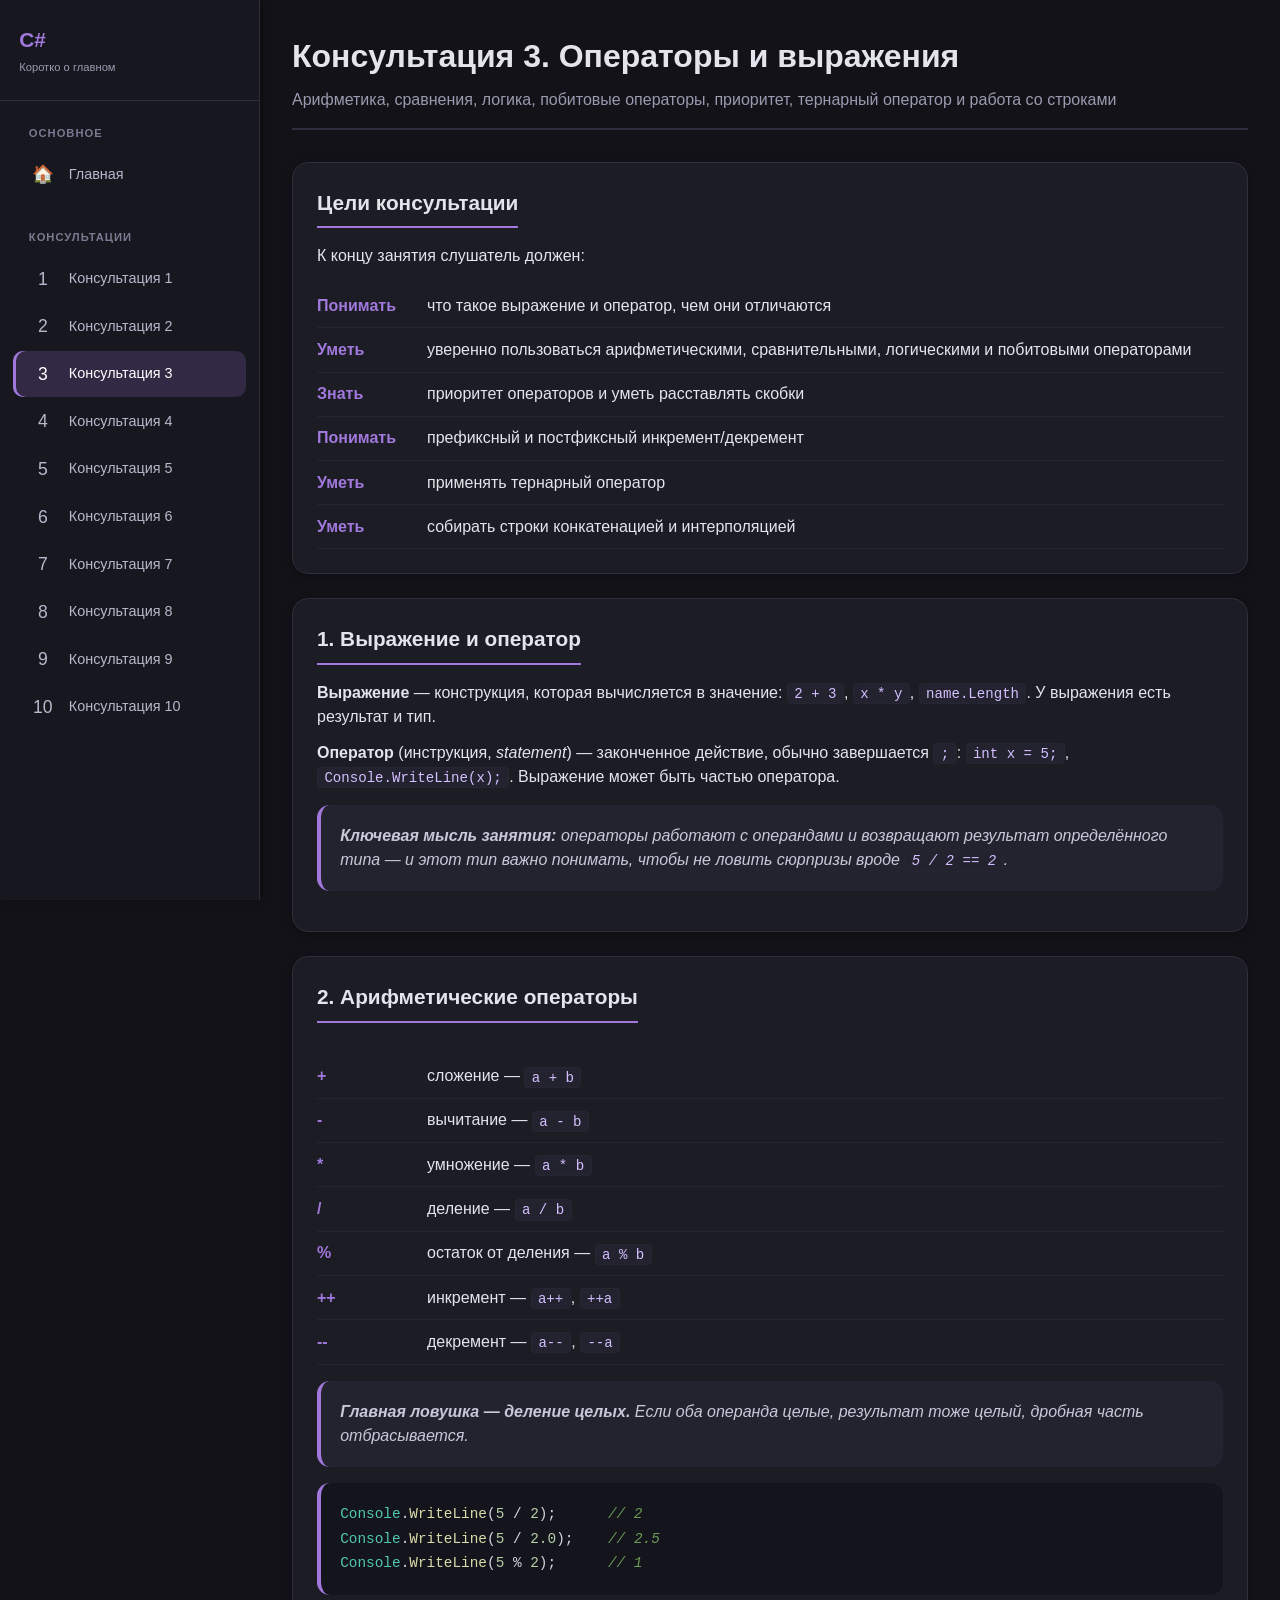
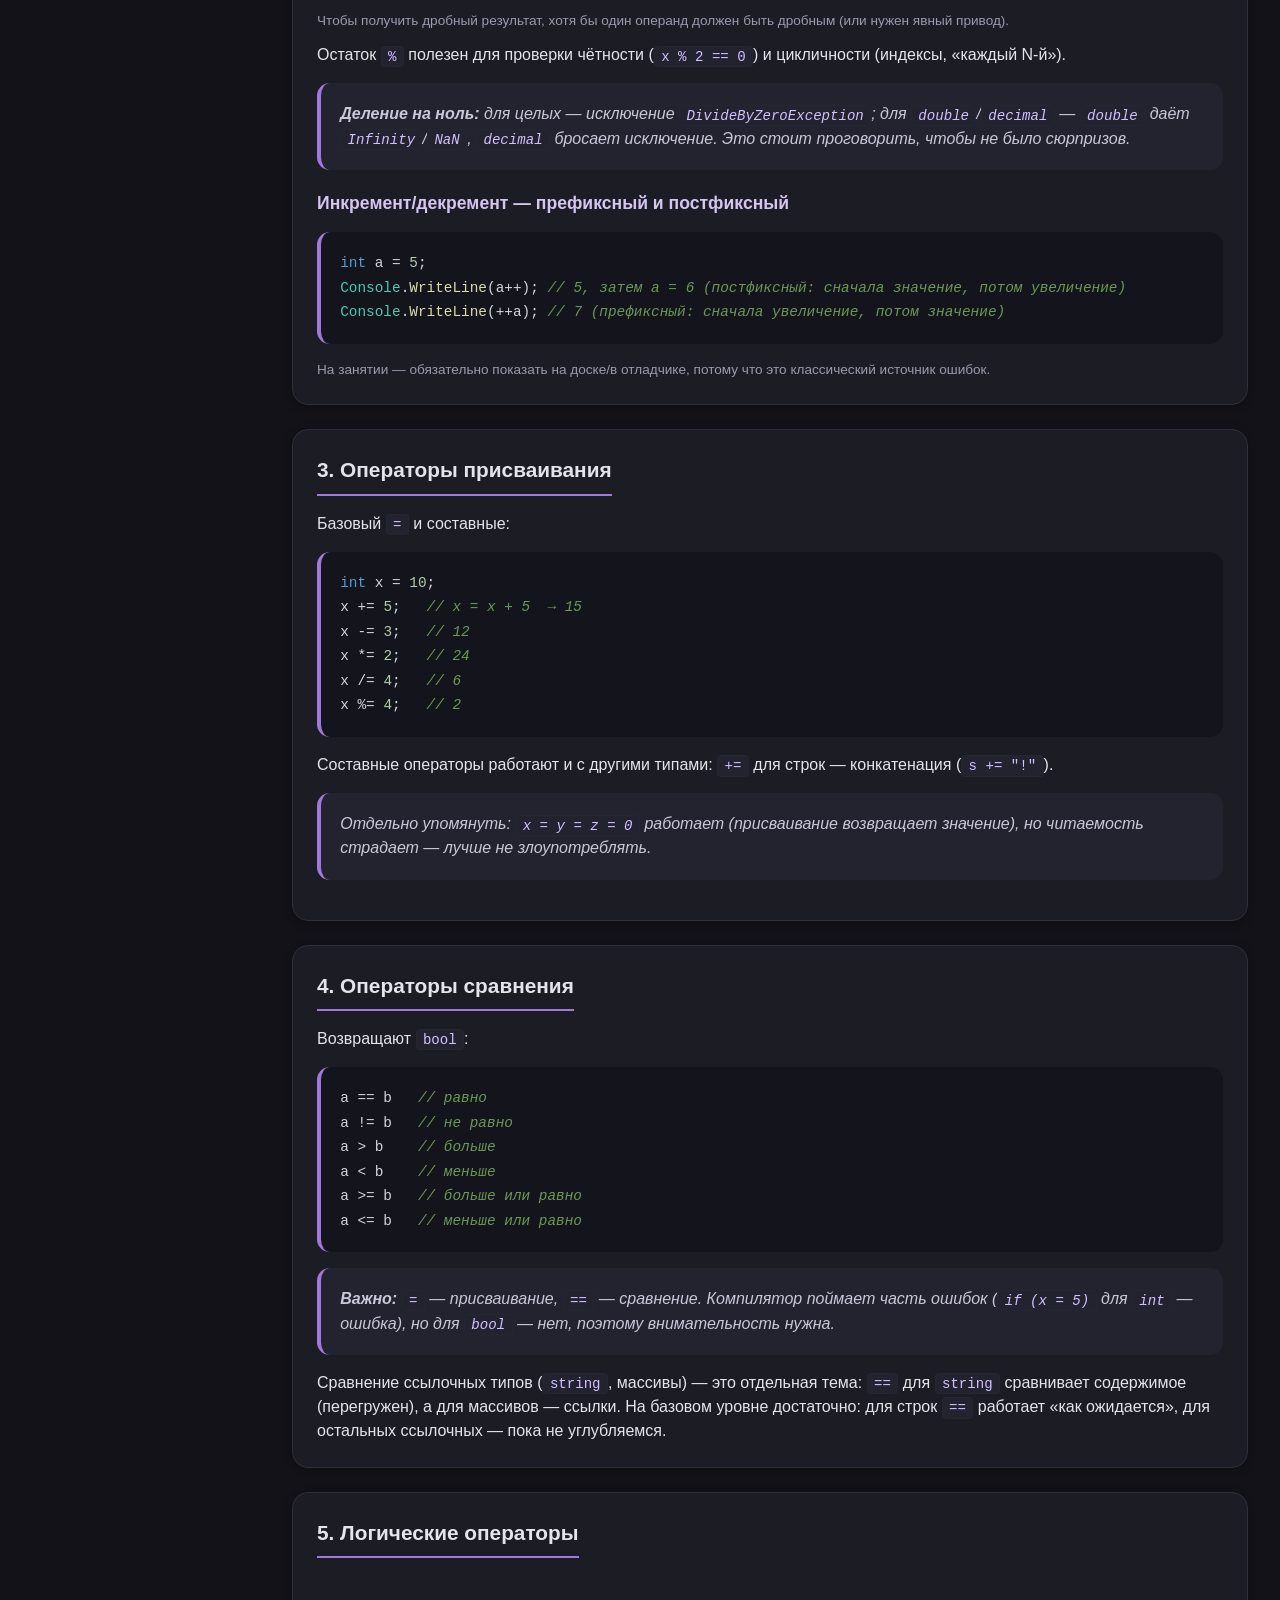
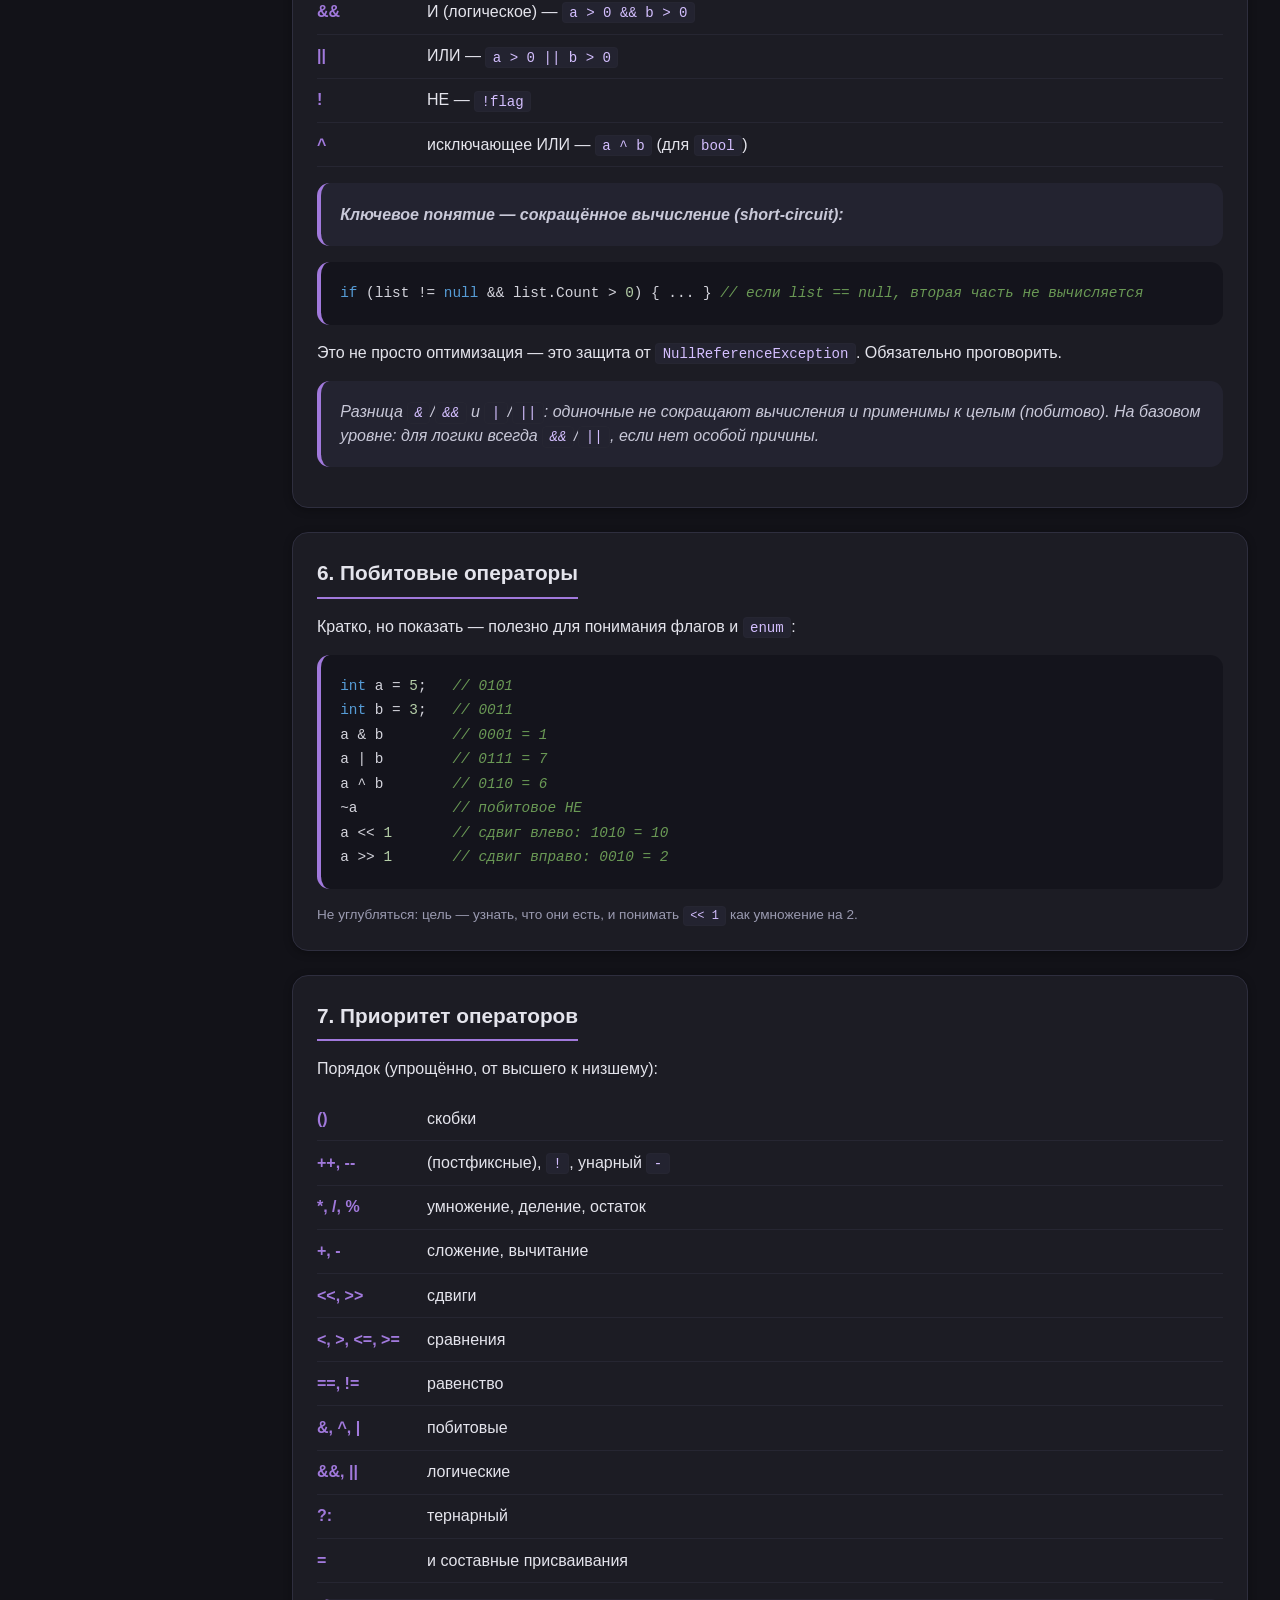
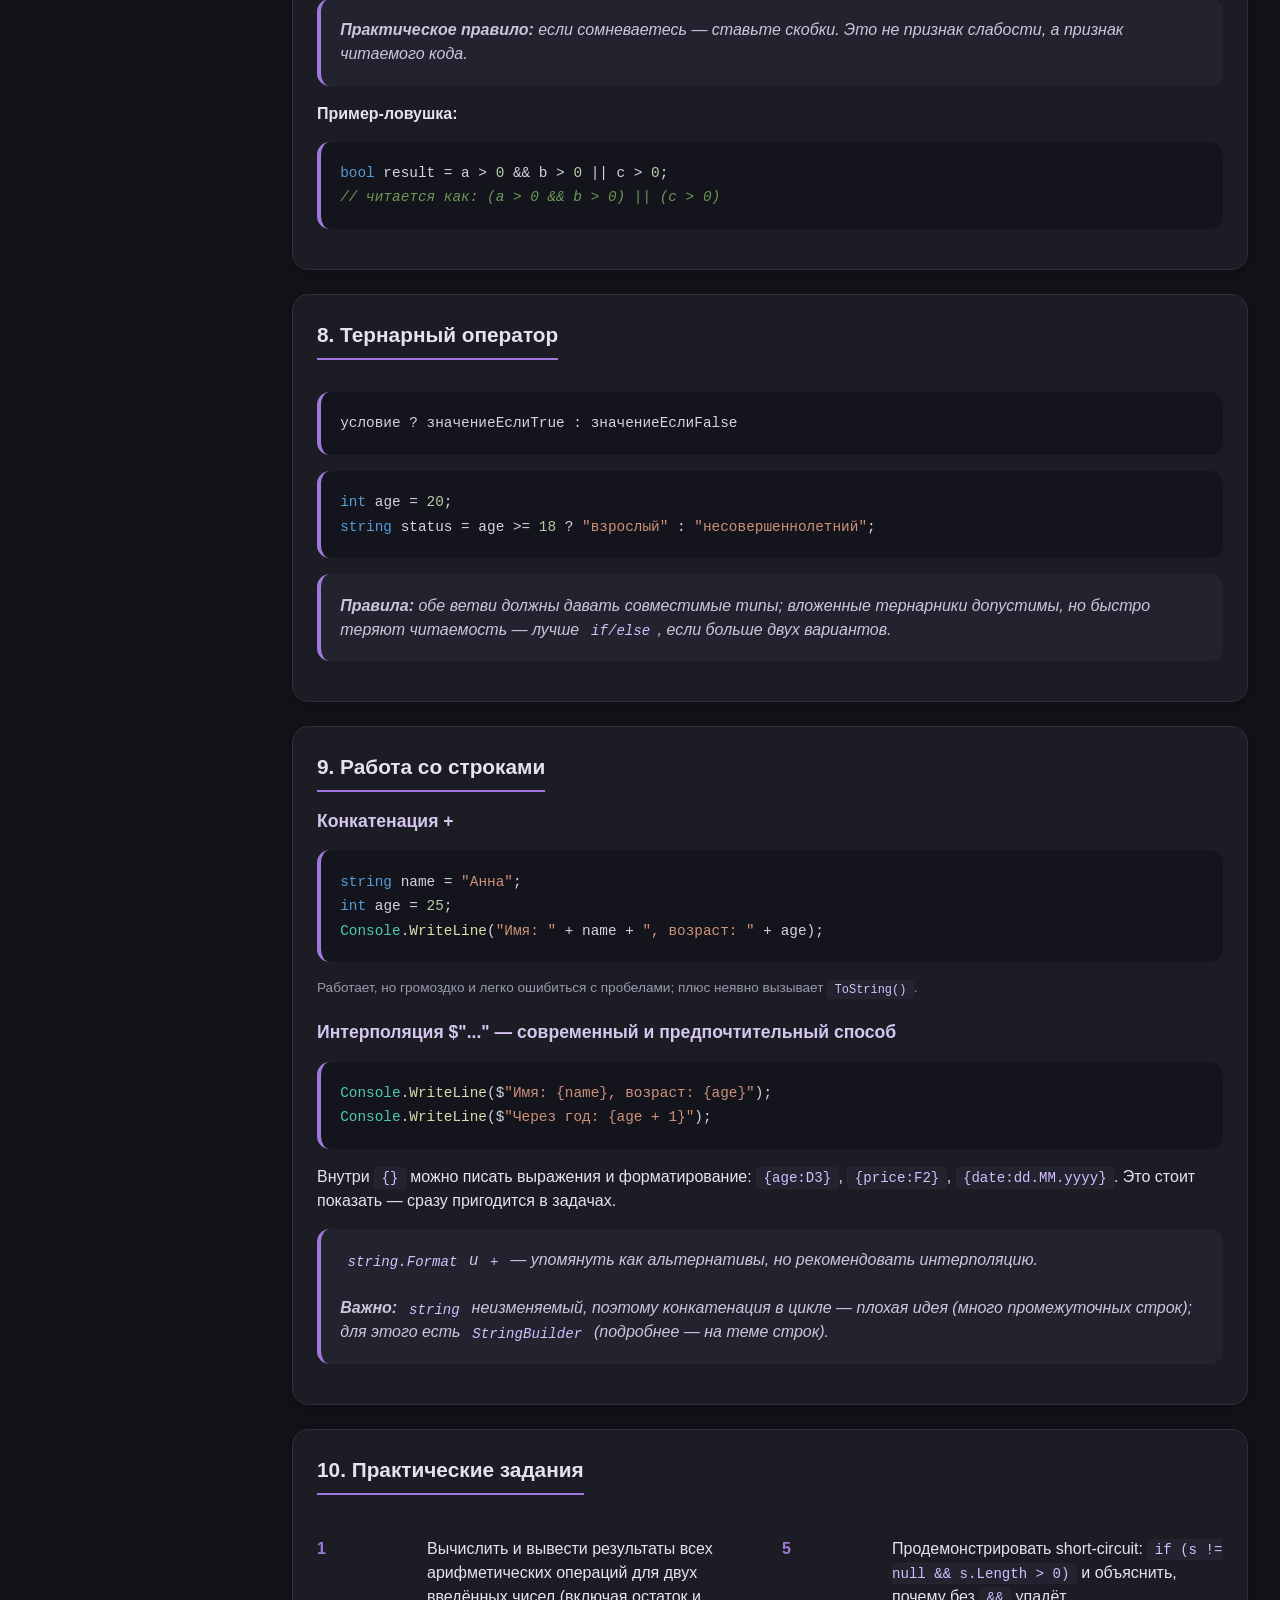
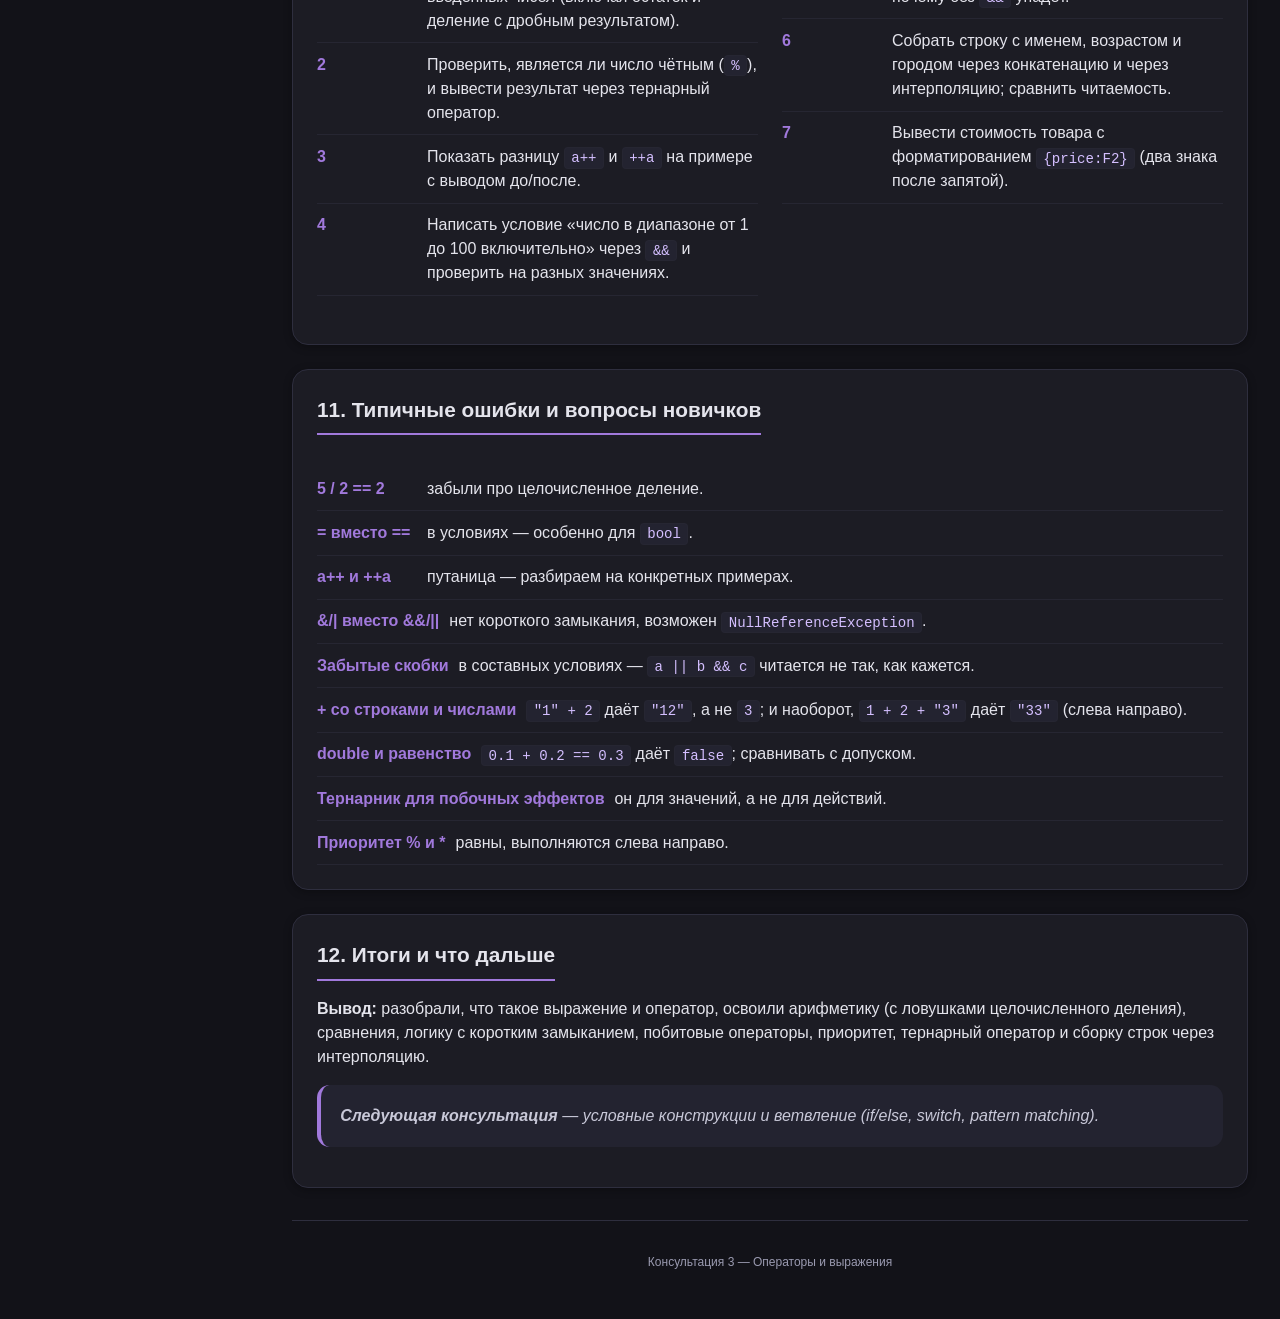
<file: 3.html>
<!DOCTYPE html>
<html lang="ru">
<head>
    <link rel="stylesheet" href="12.css">
    <meta charset="UTF-8">
    <meta name="viewport" content="width=device-width, initial-scale=1.0">
    <title>Консультация 3 — Операторы и выражения</title>
</head>
<body>

<div class="sidebar" id="sidebar">
    <div class="sidebar-header">
        <h3>C#</h3>
        <p>Коротко о главном</p>
    </div>
    <div class="sidebar-nav">
        <div class="nav-group">
            <div class="nav-group-title">Основное</div>
            <div class="nav-item">
                <a href="index.html">
                    <span class="nav-icon">🏠</span>
                    <span>Главная</span>
                </a>
            </div>
        </div>
        <div class="nav-group">
            <div class="nav-group-title">Консультации</div>
            <div class="nav-item">
                <a href="1.html">
                    <span class="nav-icon">1</span>
                    <span>Консультация 1</span>
                </a>
            </div>
            <div class="nav-item">
                <a href="2.html">
                    <span class="nav-icon">2</span>
                    <span>Консультация 2</span>
                </a>
            </div>
            <div class="nav-item">
                <a href="3.html">
                    <span class="nav-icon">3</span>
                    <span>Консультация 3</span>
                </a>
            </div>
            <div class="nav-item">
                <a href="4.html">
                    <span class="nav-icon">4</span>
                    <span>Консультация 4</span>
                </a>
            </div>
            <div class="nav-item">
                <a href="5.html">
                    <span class="nav-icon">5</span>
                    <span>Консультация 5</span>
                </a>
            </div>
            <div class="nav-item">
                <a href="6.html">
                    <span class="nav-icon">6</span>
                    <span>Консультация 6</span>
                </a>
            </div>
            <div class="nav-item">
                <a href="7.html">
                    <span class="nav-icon">7</span>
                    <span>Консультация 7</span>
                </a>
            </div>
            <div class="nav-item">
                <a href="8.html">
                    <span class="nav-icon">8</span>
                    <span>Консультация 8</span>
                </a>
            </div>
            <div class="nav-item">
                <a href="9.html">
                    <span class="nav-icon">9</span>
                    <span>Консультация 9</span>
                </a>
            </div>
            <div class="nav-item">
                <a href="10.html">
                    <span class="nav-icon">10</span>
                    <span>Консультация 10</span>
                </a>
            </div>
        </div>
    </div>
</div>

<div class="mobile-menu-btn" onclick="document.getElementById('sidebar').classList.toggle('open')">
    ☰ Меню
</div>

<!-- ОСНОВНОЙ КОНТЕНТ -->
<div class="main-content">

    <div class="page-header">
        <h1>Консультация 3. Операторы и выражения</h1>
        <p class="subtitle">Арифметика, сравнения, логика, побитовые операторы, приоритет, тернарный оператор и работа со строками</p>
    </div>

    <!-- ЦЕЛИ -->
    <div class="card">
        <h2>Цели консультации</h2>
        <p>К концу занятия слушатель должен:</p>
        <ul class="feature-list">
            <li><strong>Понимать</strong><span>что такое выражение и оператор, чем они отличаются</span></li>
            <li><strong>Уметь</strong><span>уверенно пользоваться арифметическими, сравнительными, логическими и побитовыми операторами</span></li>
            <li><strong>Знать</strong><span>приоритет операторов и уметь расставлять скобки</span></li>
            <li><strong>Понимать</strong><span>префиксный и постфиксный инкремент/декремент</span></li>
            <li><strong>Уметь</strong><span>применять тернарный оператор</span></li>
            <li><strong>Уметь</strong><span>собирать строки конкатенацией и интерполяцией</span></li>
        </ul>
    </div>

    <!-- 1. ВЫРАЖЕНИЕ И ОПЕРАТОР -->
    <div class="card">
        <h2>1. Выражение и оператор</h2>
        <p><strong>Выражение</strong> — конструкция, которая вычисляется в значение: <code>2 + 3</code>, <code>x * y</code>, <code>name.Length</code>. У выражения есть результат и тип.</p>
        <p style="margin-top:0.75rem;"><strong>Оператор</strong> (инструкция, <em>statement</em>) — законченное действие, обычно завершается <code>;</code>: <code>int x = 5;</code>, <code>Console.WriteLine(x);</code>. Выражение может быть частью оператора.</p>

        <div class="quote-block">
            <strong>Ключевая мысль занятия:</strong> операторы работают с операндами и возвращают результат определённого типа — и этот тип важно понимать, чтобы не ловить сюрпризы вроде <code>5 / 2 == 2</code>.
        </div>
    </div>

    <!-- 2. АРИФМЕТИЧЕСКИЕ ОПЕРАТОРЫ -->
    <div class="card">
        <h2>2. Арифметические операторы</h2>
        <ul class="feature-list">
            <li><strong>+</strong><span>сложение — <code>a + b</code></span></li>
            <li><strong>-</strong><span>вычитание — <code>a - b</code></span></li>
            <li><strong>*</strong><span>умножение — <code>a * b</code></span></li>
            <li><strong>/</strong><span>деление — <code>a / b</code></span></li>
            <li><strong>%</strong><span>остаток от деления — <code>a % b</code></span></li>
            <li><strong>++</strong><span>инкремент — <code>a++</code>, <code>++a</code></span></li>
            <li><strong>--</strong><span>декремент — <code>a--</code>, <code>--a</code></span></li>
        </ul>

        <div class="quote-block" style="margin-top:1rem;">
            <strong>Главная ловушка — деление целых.</strong> Если оба операнда целые, результат тоже целый, дробная часть отбрасывается.
        </div>

        <div class="code-block"><span class="type">Console</span>.<span class="fn">WriteLine</span>(<span class="num">5</span> / <span class="num">2</span>);      <span class="cmt">// 2</span>
<span class="type">Console</span>.<span class="fn">WriteLine</span>(<span class="num">5</span> / <span class="num">2.0</span>);    <span class="cmt">// 2.5</span>
<span class="type">Console</span>.<span class="fn">WriteLine</span>(<span class="num">5</span> % <span class="num">2</span>);      <span class="cmt">// 1</span></div>
        <p class="subtitle" style="font-size:0.85rem; margin-top:0.5rem; color:var(--text-dim);">Чтобы получить дробный результат, хотя бы один операнд должен быть дробным (или нужен явный привод).</p>

        <p style="margin-top:0.75rem;">Остаток <code>%</code> полезен для проверки чётности (<code>x % 2 == 0</code>) и цикличности (индексы, «каждый N-й»).</p>

        <div class="quote-block">
            <strong>Деление на ноль:</strong> для целых — исключение <code>DivideByZeroException</code>; для <code>double</code>/<code>decimal</code> — <code>double</code> даёт <code>Infinity</code>/<code>NaN</code>, <code>decimal</code> бросает исключение. Это стоит проговорить, чтобы не было сюрпризов.
        </div>

        <h3 style="margin-top:1.25rem;">Инкремент/декремент — префиксный и постфиксный</h3>
        <div class="code-block"><span class="kw">int</span> a = <span class="num">5</span>;
<span class="type">Console</span>.<span class="fn">WriteLine</span>(a++); <span class="cmt">// 5, затем a = 6 (постфиксный: сначала значение, потом увеличение)</span>
<span class="type">Console</span>.<span class="fn">WriteLine</span>(++a); <span class="cmt">// 7 (префиксный: сначала увеличение, потом значение)</span></div>
        <p class="subtitle" style="font-size:0.85rem; margin-top:0.5rem; color:var(--text-dim);">На занятии — обязательно показать на доске/в отладчике, потому что это классический источник ошибок.</p>
    </div>

    <!-- 3. ОПЕРАТОРЫ ПРИСВАИВАНИЯ -->
    <div class="card">
        <h2>3. Операторы присваивания</h2>
        <p>Базовый <code>=</code> и составные:</p>
        <div class="code-block"><span class="kw">int</span> x = <span class="num">10</span>;
x += <span class="num">5</span>;   <span class="cmt">// x = x + 5  → 15</span>
x -= <span class="num">3</span>;   <span class="cmt">// 12</span>
x *= <span class="num">2</span>;   <span class="cmt">// 24</span>
x /= <span class="num">4</span>;   <span class="cmt">// 6</span>
x %= <span class="num">4</span>;   <span class="cmt">// 2</span></div>
        <p style="margin-top:0.75rem;">Составные операторы работают и с другими типами: <code>+=</code> для строк — конкатенация (<code>s += "!"</code>).</p>

        <div class="quote-block">
            Отдельно упомянуть: <code>x = y = z = 0</code> работает (присваивание возвращает значение), но читаемость страдает — лучше не злоупотреблять.
        </div>
    </div>

    <!-- 4. ОПЕРАТОРЫ СРАВНЕНИЯ -->
    <div class="card">
        <h2>4. Операторы сравнения</h2>
        <p>Возвращают <code>bool</code>:</p>
        <div class="code-block">a == b   <span class="cmt">// равно</span>
a != b   <span class="cmt">// не равно</span>
a &gt; b    <span class="cmt">// больше</span>
a &lt; b    <span class="cmt">// меньше</span>
a &gt;= b   <span class="cmt">// больше или равно</span>
a &lt;= b   <span class="cmt">// меньше или равно</span></div>

        <div class="quote-block">
            <strong>Важно:</strong> <code>=</code> — присваивание, <code>==</code> — сравнение. Компилятор поймает часть ошибок (<code>if (x = 5)</code> для <code>int</code> — ошибка), но для <code>bool</code> — нет, поэтому внимательность нужна.
        </div>
        <p style="margin-top:0.75rem;">Сравнение ссылочных типов (<code>string</code>, массивы) — это отдельная тема: <code>==</code> для <code>string</code> сравнивает содержимое (перегружен), а для массивов — ссылки. На базовом уровне достаточно: для строк <code>==</code> работает «как ожидается», для остальных ссылочных — пока не углубляемся.</p>
    </div>

    <!-- 5. ЛОГИЧЕСКИЕ ОПЕРАТОРЫ -->
    <div class="card">
        <h2>5. Логические операторы</h2>
        <ul class="feature-list">
            <li><strong>&amp;&amp;</strong><span>И (логическое) — <code>a &gt; 0 &amp;&amp; b &gt; 0</code></span></li>
            <li><strong>||</strong><span>ИЛИ — <code>a &gt; 0 || b &gt; 0</code></span></li>
            <li><strong>!</strong><span>НЕ — <code>!flag</code></span></li>
            <li><strong>^</strong><span>исключающее ИЛИ — <code>a ^ b</code> (для <code>bool</code>)</span></li>
        </ul>

        <div class="quote-block" style="margin-top:1rem;">
            <strong>Ключевое понятие — сокращённое вычисление (short-circuit):</strong>
        </div>
        <div class="code-block"><span class="kw">if</span> (list != <span class="kw">null</span> &amp;&amp; list.Count &gt; <span class="num">0</span>) { ... } <span class="cmt">// если list == null, вторая часть не вычисляется</span></div>
        <p style="margin-top:0.75rem;">Это не просто оптимизация — это защита от <code>NullReferenceException</code>. Обязательно проговорить.</p>

        <div class="quote-block">
            Разница <code>&amp;</code>/<code>&amp;&amp;</code> и <code>|</code>/<code>||</code>: одиночные не сокращают вычисления и применимы к целым (побитово). На базовом уровне: для логики всегда <code>&amp;&amp;</code>/<code>||</code>, если нет особой причины.
        </div>
    </div>

    <!-- 6. ПОБИТОВЫЕ ОПЕРАТОРЫ -->
    <div class="card">
        <h2>6. Побитовые операторы</h2>
        <p>Кратко, но показать — полезно для понимания флагов и <code>enum</code>:</p>
        <div class="code-block"><span class="kw">int</span> a = <span class="num">5</span>;   <span class="cmt">// 0101</span>
<span class="kw">int</span> b = <span class="num">3</span>;   <span class="cmt">// 0011</span>
a &amp; b        <span class="cmt">// 0001 = 1</span>
a | b        <span class="cmt">// 0111 = 7</span>
a ^ b        <span class="cmt">// 0110 = 6</span>
~a           <span class="cmt">// побитовое НЕ</span>
a &lt;&lt; <span class="num">1</span>       <span class="cmt">// сдвиг влево: 1010 = 10</span>
a &gt;&gt; <span class="num">1</span>       <span class="cmt">// сдвиг вправо: 0010 = 2</span></div>
        <p class="subtitle" style="font-size:0.85rem; margin-top:0.5rem; color:var(--text-dim);">Не углубляться: цель — узнать, что они есть, и понимать <code>&lt;&lt; 1</code> как умножение на 2.</p>
    </div>

    <!-- 7. ПРИОРИТЕТ ОПЕРАТОРОВ -->
    <div class="card">
        <h2>7. Приоритет операторов</h2>
        <p>Порядок (упрощённо, от высшего к низшему):</p>
        <ul class="feature-list">
            <li><strong>()</strong><span>скобки</span></li>
            <li><strong>++, --</strong><span>(постфиксные), <code>!</code>, унарный <code>-</code></span></li>
            <li><strong>*, /, %</strong><span>умножение, деление, остаток</span></li>
            <li><strong>+, -</strong><span>сложение, вычитание</span></li>
            <li><strong>&lt;&lt;, &gt;&gt;</strong><span>сдвиги</span></li>
            <li><strong>&lt;, &gt;, &lt;=, &gt;=</strong><span>сравнения</span></li>
            <li><strong>==, !=</strong><span>равенство</span></li>
            <li><strong>&amp;, ^, |</strong><span>побитовые</span></li>
            <li><strong>&amp;&amp;, ||</strong><span>логические</span></li>
            <li><strong>?:</strong><span>тернарный</span></li>
            <li><strong>=</strong><span>и составные присваивания</span></li>
        </ul>

        <div class="quote-block">
            <strong>Практическое правило:</strong> если сомневаетесь — ставьте скобки. Это не признак слабости, а признак читаемого кода.
        </div>

        <p style="margin-top:0.75rem;"><strong>Пример-ловушка:</strong></p>
        <div class="code-block"><span class="kw">bool</span> result = a &gt; <span class="num">0</span> &amp;&amp; b &gt; <span class="num">0</span> || c &gt; <span class="num">0</span>;
<span class="cmt">// читается как: (a &gt; 0 &amp;&amp; b &gt; 0) || (c &gt; 0)</span></div>
    </div>

    <!-- 8. ТЕРНАРНЫЙ ОПЕРАТОР -->
    <div class="card">
        <h2>8. Тернарный оператор</h2>
        <div class="code-block">условие ? значениеЕслиTrue : значениеЕслиFalse</div>
        <div class="code-block" style="margin-top:1rem;"><span class="kw">int</span> age = <span class="num">20</span>;
<span class="kw">string</span> status = age &gt;= <span class="num">18</span> ? <span class="str">"взрослый"</span> : <span class="str">"несовершеннолетний"</span>;</div>

        <div class="quote-block">
            <strong>Правила:</strong> обе ветви должны давать совместимые типы; вложенные тернарники допустимы, но быстро теряют читаемость — лучше <code>if/else</code>, если больше двух вариантов.
        </div>
    </div>

    <!-- 9. РАБОТА СО СТРОКАМИ -->
    <div class="card">
        <h2>9. Работа со строками</h2>

        <h3>Конкатенация +</h3>
        <div class="code-block"><span class="kw">string</span> name = <span class="str">"Анна"</span>;
<span class="kw">int</span> age = <span class="num">25</span>;
<span class="type">Console</span>.<span class="fn">WriteLine</span>(<span class="str">"Имя: "</span> + name + <span class="str">", возраст: "</span> + age);</div>
        <p class="subtitle" style="font-size:0.85rem; margin-top:0.5rem; color:var(--text-dim);">Работает, но громоздко и легко ошибиться с пробелами; плюс неявно вызывает <code>ToString()</code>.</p>

        <h3 style="margin-top:1.25rem;">Интерполяция $&quot;...&quot; — современный и предпочтительный способ</h3>
        <div class="code-block"><span class="type">Console</span>.<span class="fn">WriteLine</span>($<span class="str">"Имя: {name}, возраст: {age}"</span>);
<span class="type">Console</span>.<span class="fn">WriteLine</span>($<span class="str">"Через год: {age + 1}"</span>);</div>
        <p style="margin-top:0.75rem;">Внутри <code>{}</code> можно писать выражения и форматирование: <code>{age:D3}</code>, <code>{price:F2}</code>, <code>{date:dd.MM.yyyy}</code>. Это стоит показать — сразу пригодится в задачах.</p>

        <div class="quote-block">
            <code>string.Format</code> и <code>+</code> — упомянуть как альтернативы, но рекомендовать интерполяцию.<br><br>
            <strong>Важно:</strong> <code>string</code> неизменяемый, поэтому конкатенация в цикле — плохая идея (много промежуточных строк); для этого есть <code>StringBuilder</code> (подробнее — на теме строк).
        </div>
    </div>

    <!-- 10. ПРАКТИЧЕСКИЕ ЗАДАНИЯ -->
    <div class="card">
        <h2>10. Практические задания</h2>
        <div class="grid-2">
            <div>
                <ul class="feature-list">
                    <li><strong>1</strong><span>Вычислить и вывести результаты всех арифметических операций для двух введённых чисел (включая остаток и деление с дробным результатом).</span></li>
                    <li><strong>2</strong><span>Проверить, является ли число чётным (<code>%</code>), и вывести результат через тернарный оператор.</span></li>
                    <li><strong>3</strong><span>Показать разницу <code>a++</code> и <code>++a</code> на примере с выводом до/после.</span></li>
                    <li><strong>4</strong><span>Написать условие «число в диапазоне от 1 до 100 включительно» через <code>&amp;&amp;</code> и проверить на разных значениях.</span></li>
                </ul>
            </div>
            <div>
                <ul class="feature-list">
                    <li><strong>5</strong><span>Продемонстрировать short-circuit: <code>if (s != null &amp;&amp; s.Length &gt; 0)</code> и объяснить, почему без <code>&amp;&amp;</code> упадёт.</span></li>
                    <li><strong>6</strong><span>Собрать строку с именем, возрастом и городом через конкатенацию и через интерполяцию; сравнить читаемость.</span></li>
                    <li><strong>7</strong><span>Вывести стоимость товара с форматированием <code>{price:F2}</code> (два знака после запятой).</span></li>
                </ul>
            </div>
        </div>
    </div>

    <!-- 11. ТИПИЧНЫЕ ОШИБКИ -->
    <div class="card">
        <h2>11. Типичные ошибки и вопросы новичков</h2>
        <ul class="feature-list">
            <li><strong>5 / 2 == 2</strong><span>забыли про целочисленное деление.</span></li>
            <li><strong>= вместо ==</strong><span>в условиях — особенно для <code>bool</code>.</span></li>
            <li><strong>a++ и ++a</strong><span>путаница — разбираем на конкретных примерах.</span></li>
            <li><strong>&amp;/| вместо &amp;&amp;/||</strong><span>нет короткого замыкания, возможен <code>NullReferenceException</code>.</span></li>
            <li><strong>Забытые скобки</strong><span>в составных условиях — <code>a || b &amp;&amp; c</code> читается не так, как кажется.</span></li>
            <li><strong>+ со строками и числами</strong><span><code>"1" + 2</code> даёт <code>"12"</code>, а не <code>3</code>; и наоборот, <code>1 + 2 + "3"</code> даёт <code>"33"</code> (слева направо).</span></li>
            <li><strong>double и равенство</strong><span><code>0.1 + 0.2 == 0.3</code> даёт <code>false</code>; сравнивать с допуском.</span></li>
            <li><strong>Тернарник для побочных эффектов</strong><span>он для значений, а не для действий.</span></li>
            <li><strong>Приоритет % и *</strong><span>равны, выполняются слева направо.</span></li>
        </ul>
    </div>

    <!-- 12. ИТОГИ -->
    <div class="card">
        <h2>12. Итоги и что дальше</h2>
        <p><strong>Вывод:</strong> разобрали, что такое выражение и оператор, освоили арифметику (с ловушками целочисленного деления), сравнения, логику с коротким замыканием, побитовые операторы, приоритет, тернарный оператор и сборку строк через интерполяцию.</p>

        <div class="quote-block">
            <strong>Следующая консультация</strong> — условные конструкции и ветвление (if/else, switch, pattern matching).
        </div>
    </div>

    <div class="footer">
        Консультация 3 — Операторы и выражения
    </div>

</div>

<script src="script.js"></script>
</body>
</html>
</file>
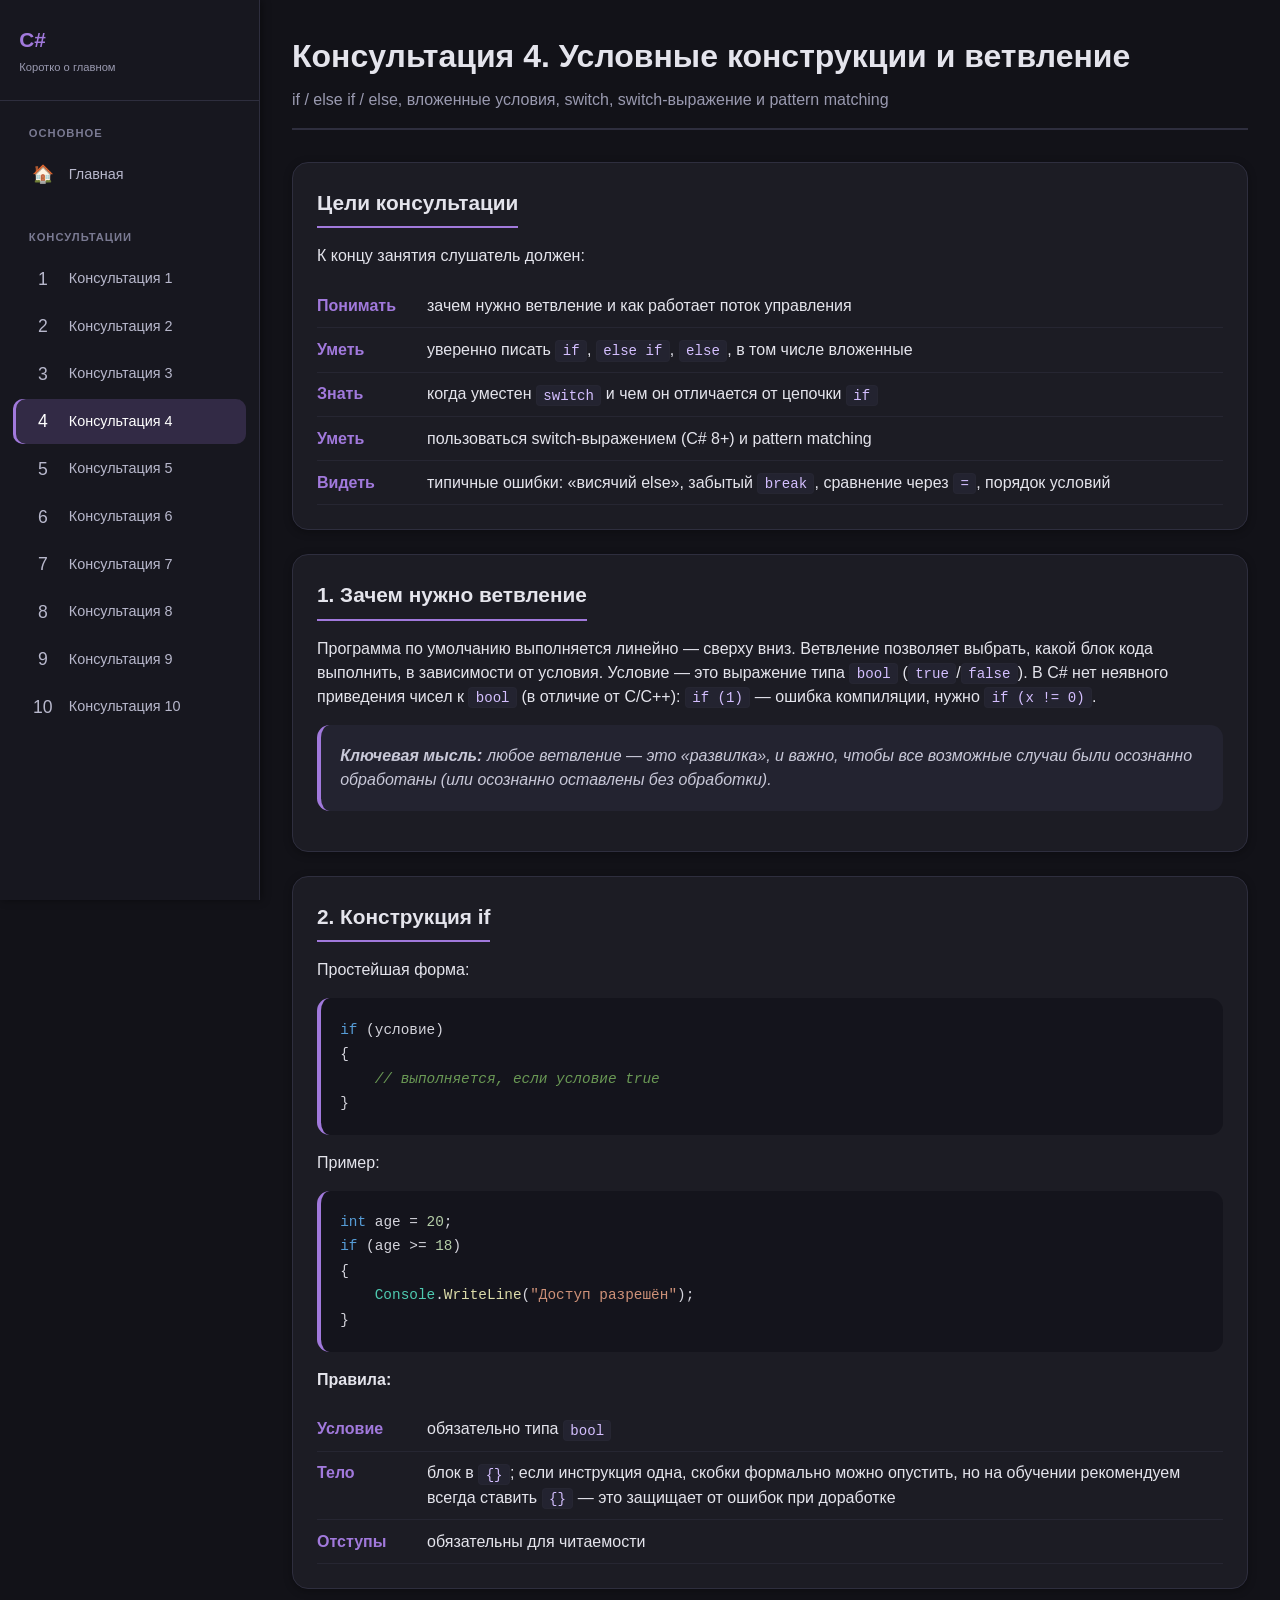
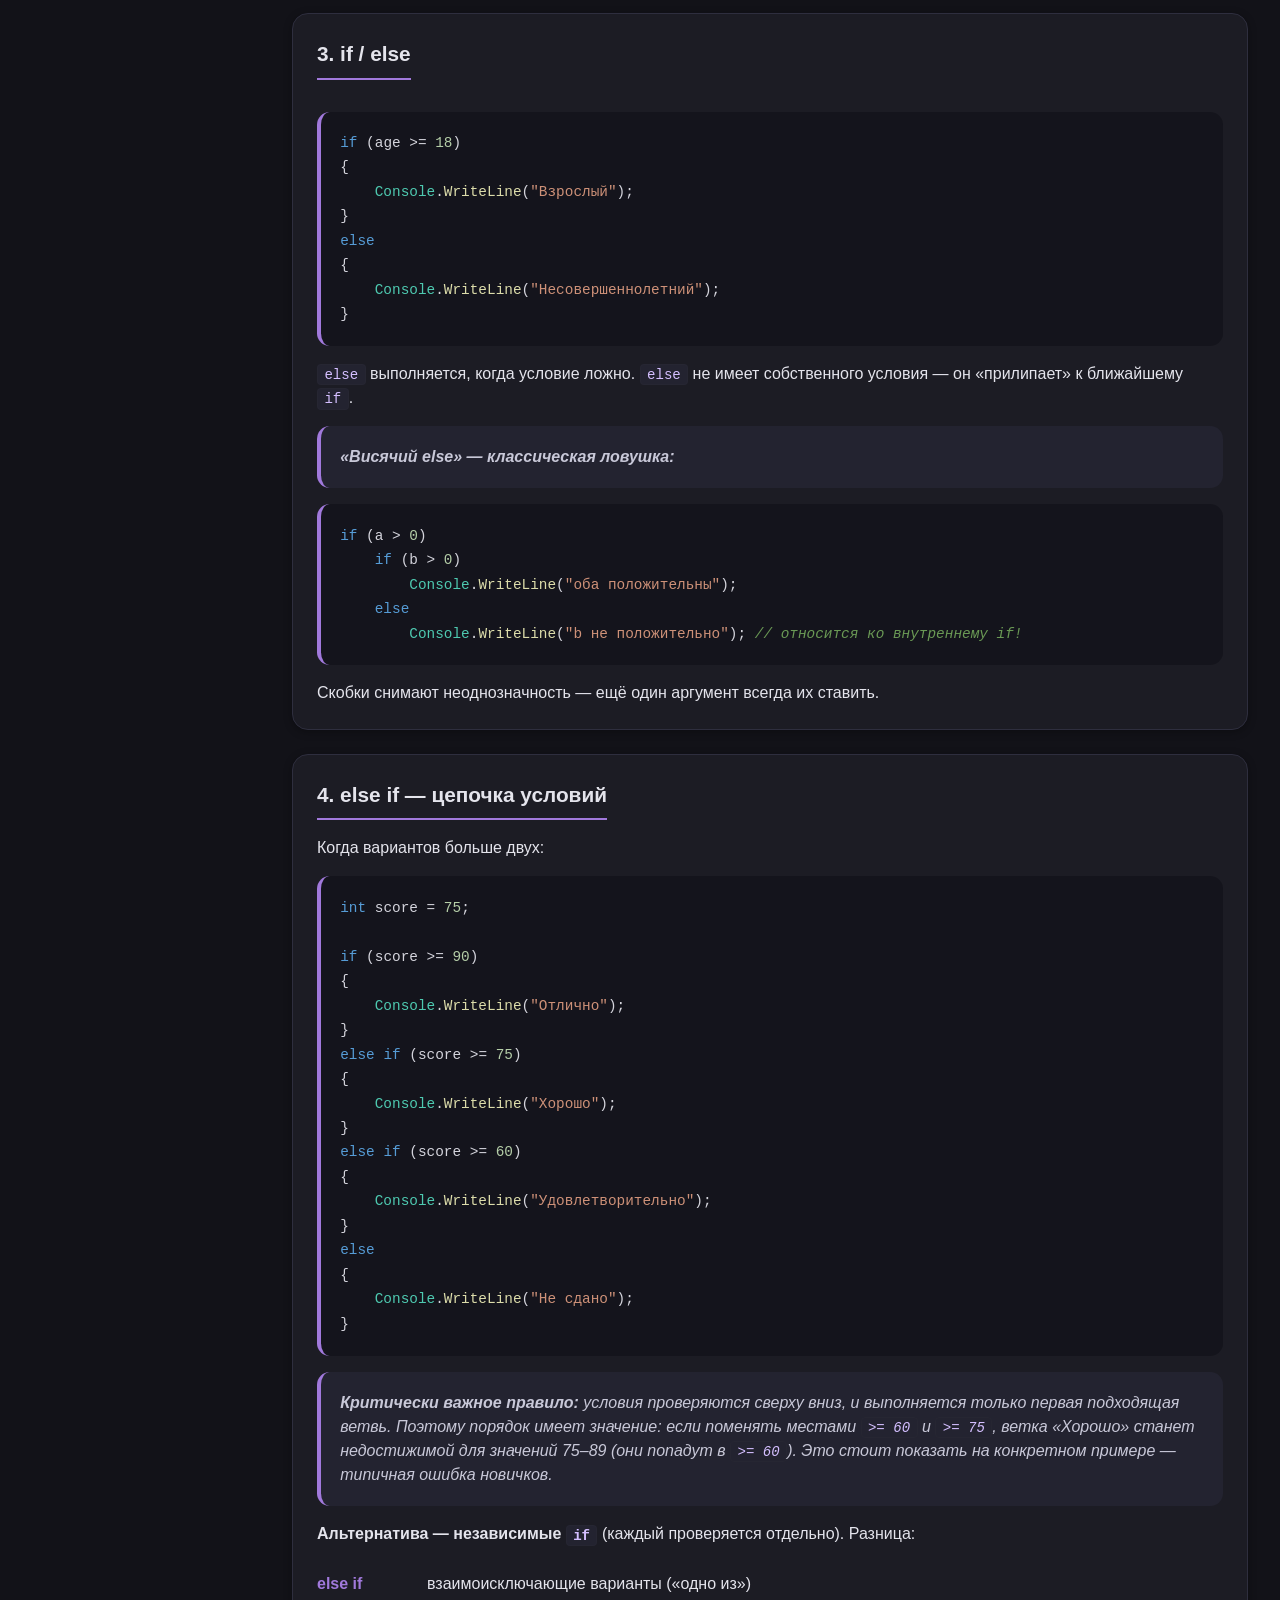
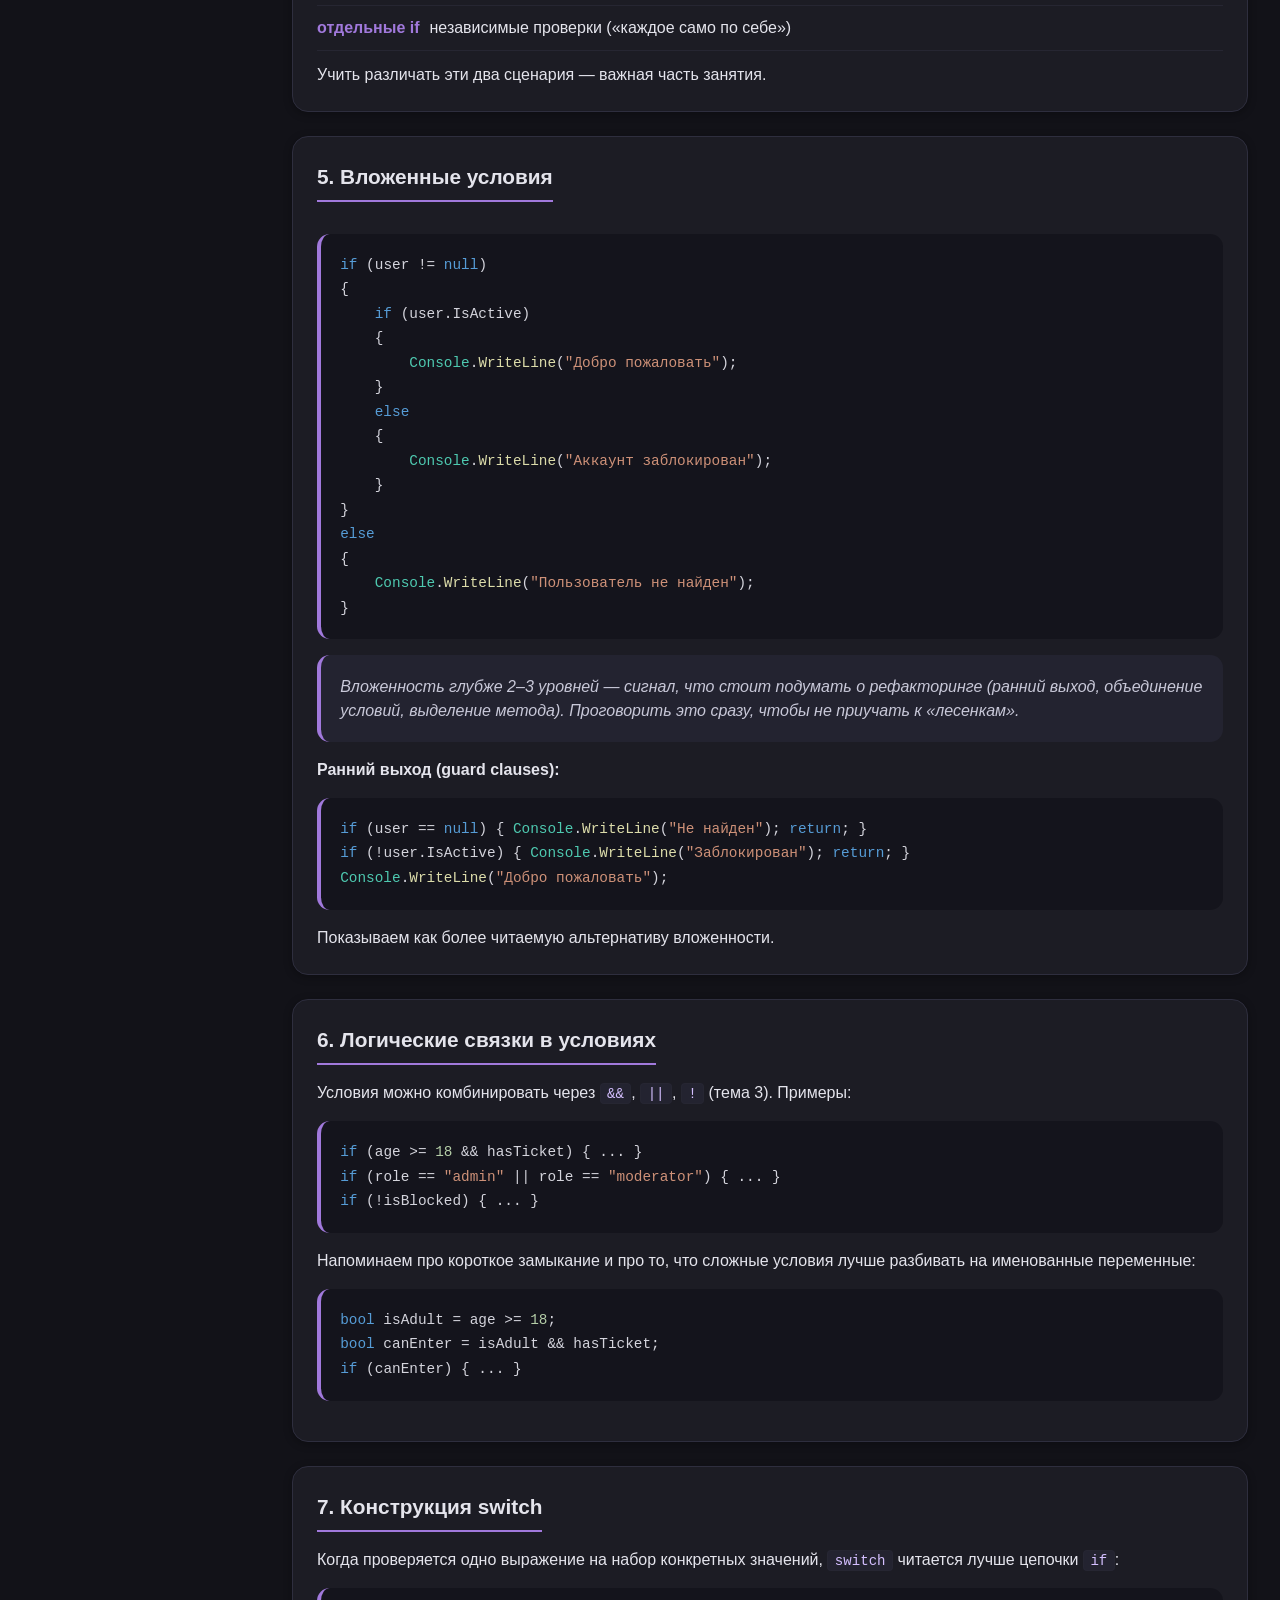
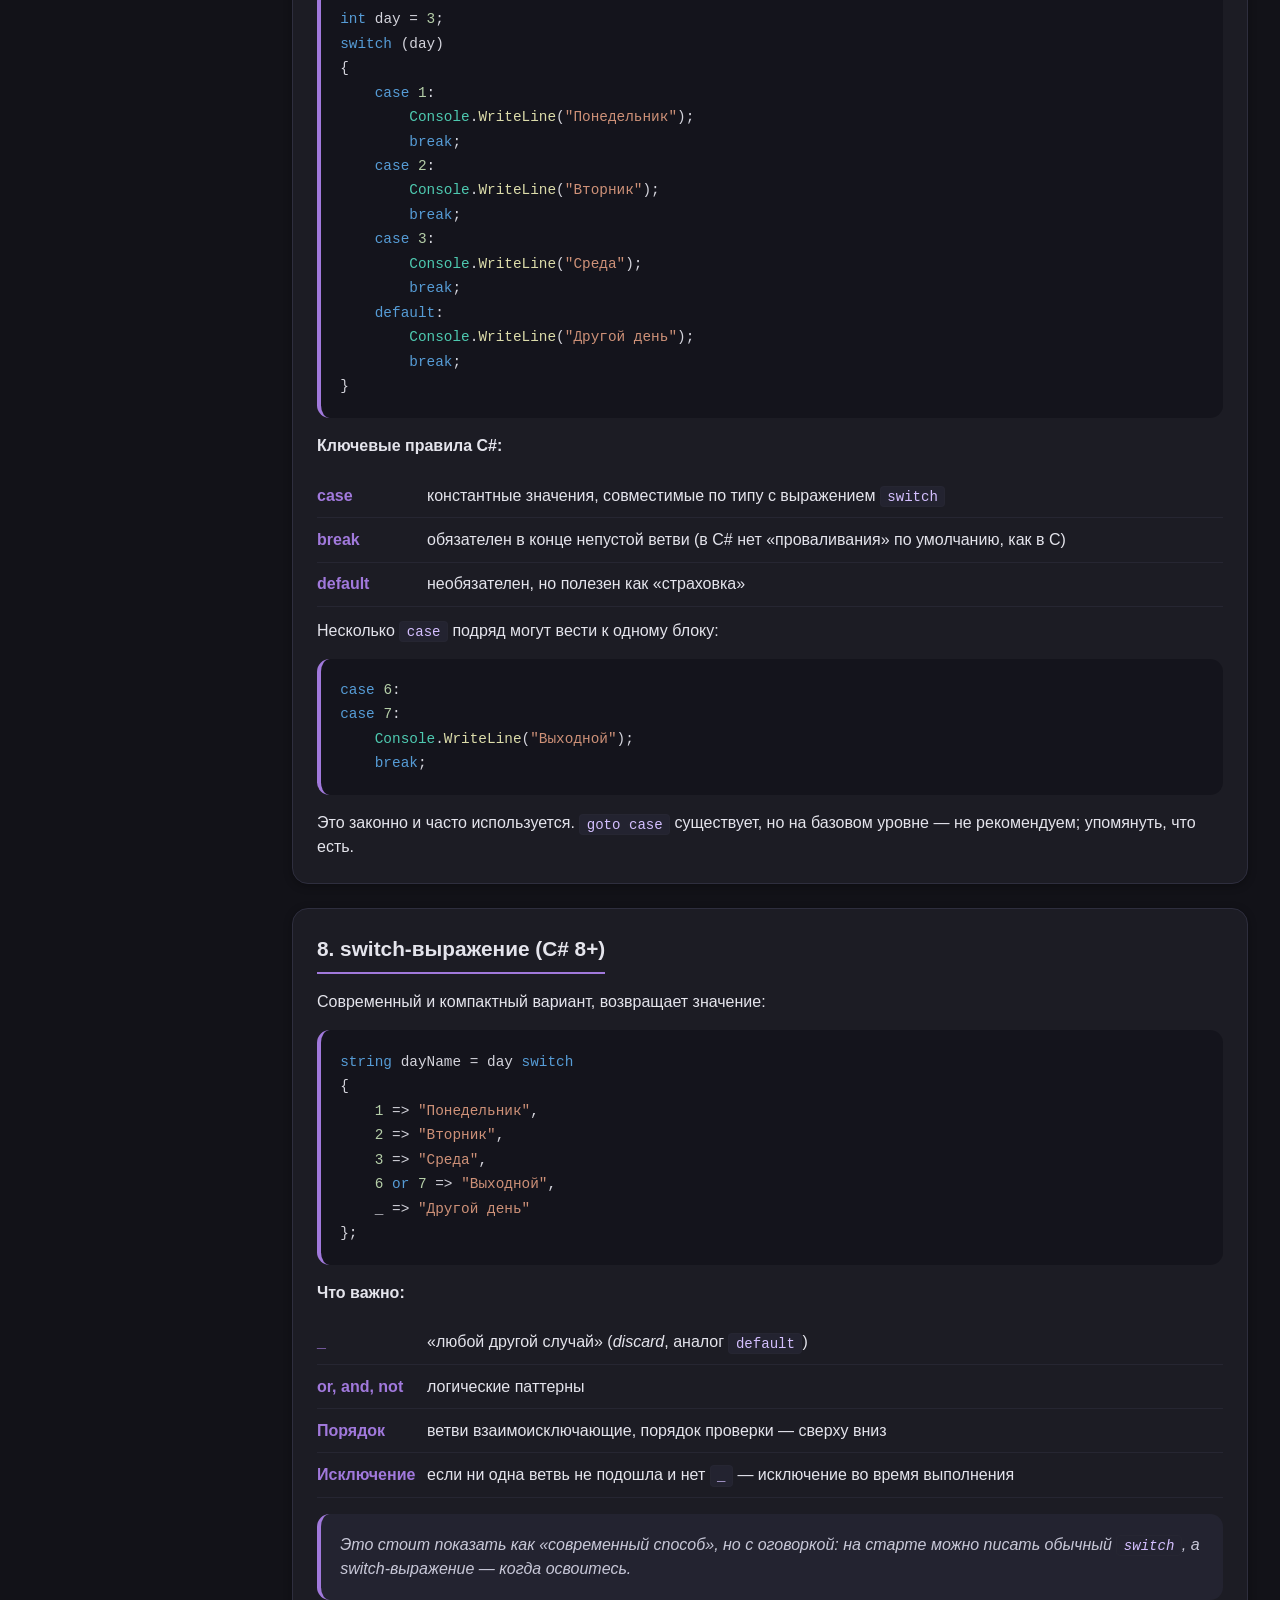
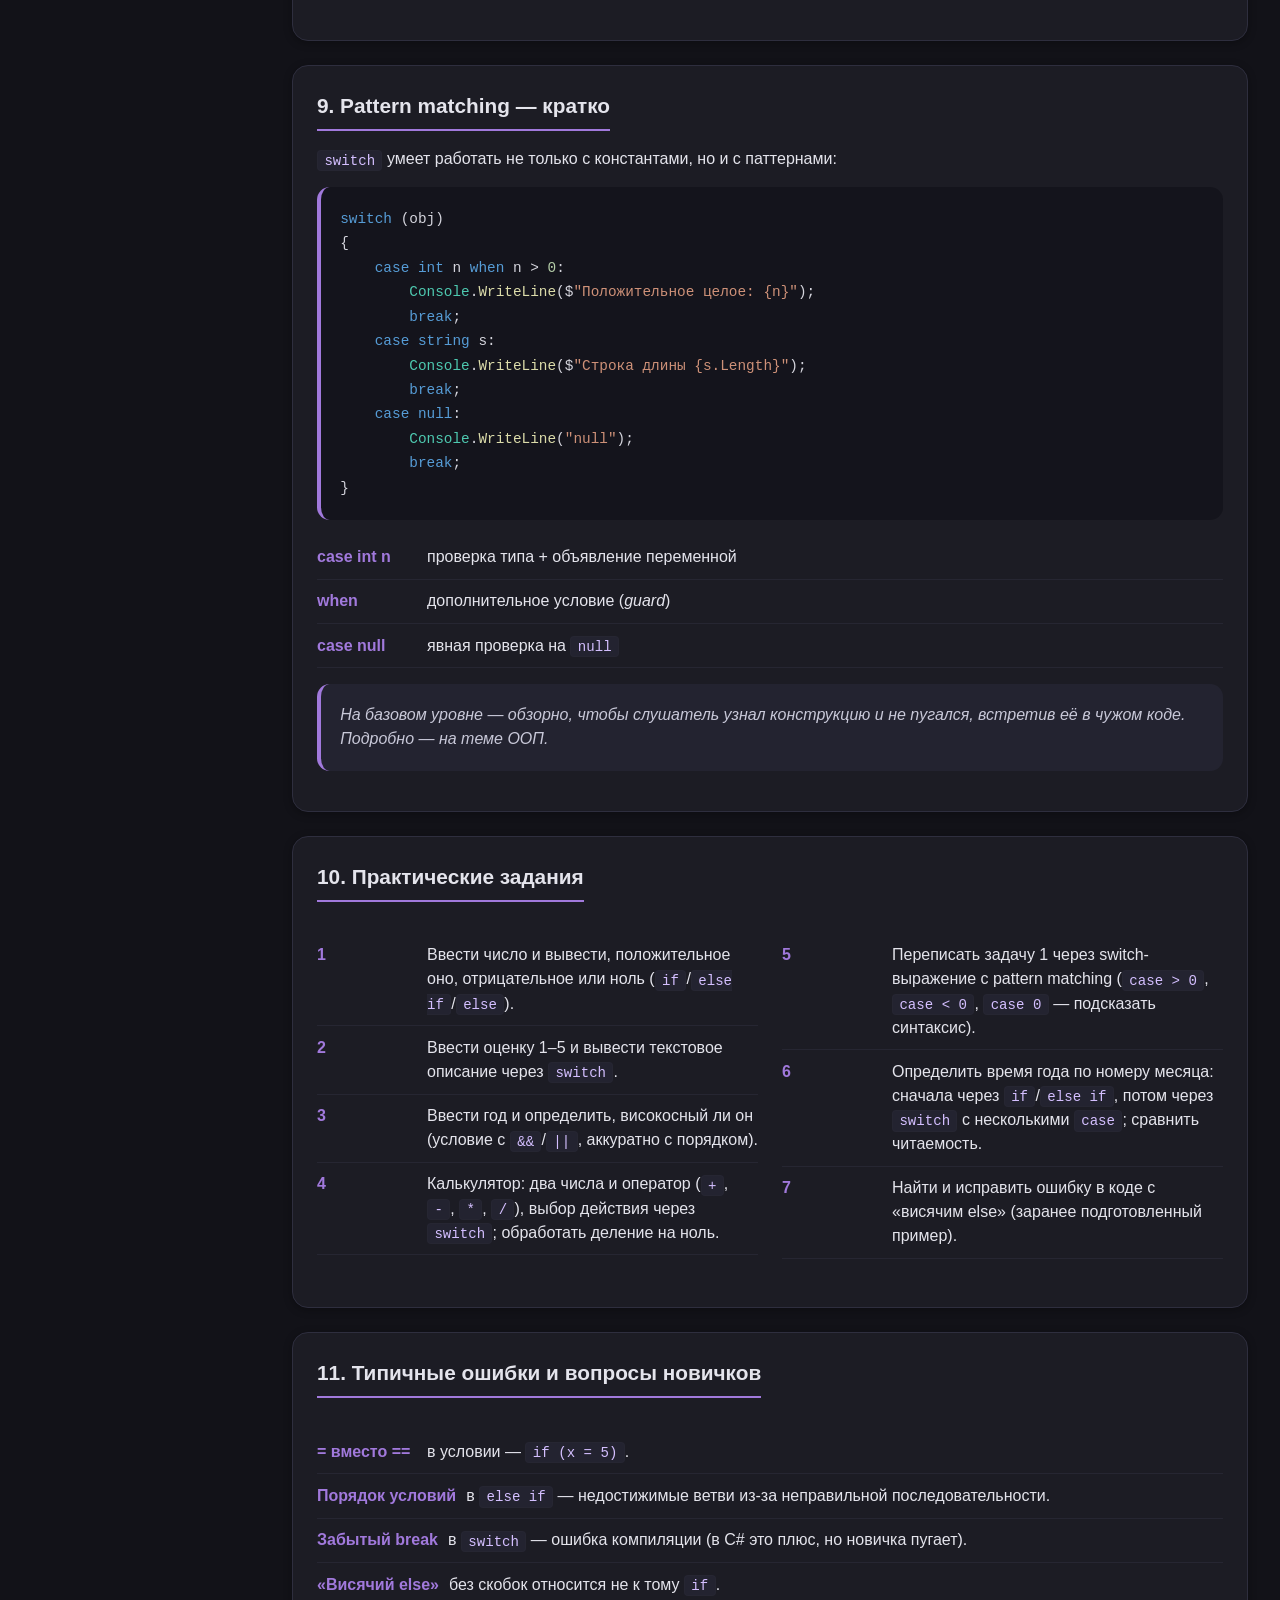
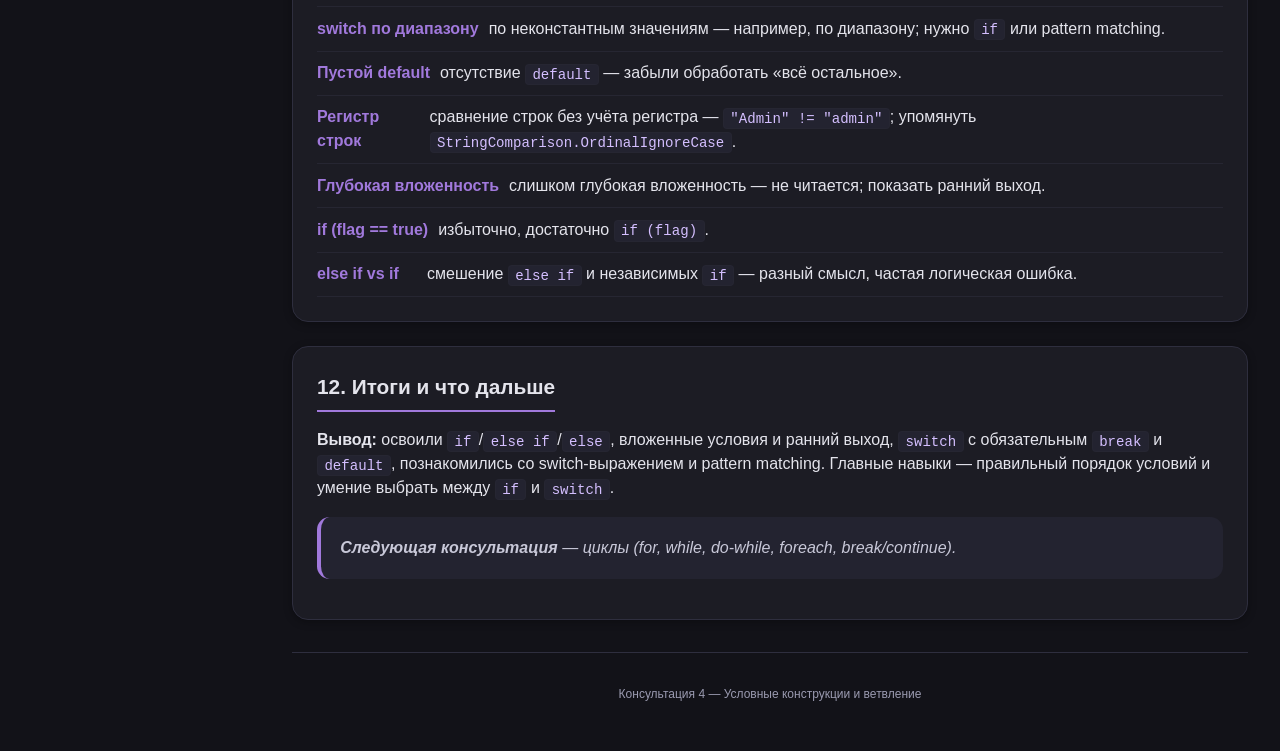
<file: 4.html>
<!DOCTYPE html>
<html lang="ru">
<head>
    <link rel="stylesheet" href="12.css">
    <meta charset="UTF-8">
    <meta name="viewport" content="width=device-width, initial-scale=1.0">
    <title>Консультация 4 — Условные конструкции и ветвление</title>
</head>
<body>

<!-- БОКОВАЯ ПАНЕЛЬ -->
<div class="sidebar" id="sidebar">
    <div class="sidebar-header">
        <h3>C#</h3>
        <p>Коротко о главном</p>
    </div>
    <div class="sidebar-nav">
        <div class="nav-group">
            <div class="nav-group-title">Основное</div>
            <div class="nav-item">
                <a href="index.html">
                    <span class="nav-icon">🏠</span>
                    <span>Главная</span>
                </a>
            </div>
        </div>
        <div class="nav-group">
            <div class="nav-group-title">Консультации</div>
            <div class="nav-item">
                <a href="1.html">
                    <span class="nav-icon">1</span>
                    <span>Консультация 1</span>
                </a>
            </div>
            <div class="nav-item">
                <a href="2.html">
                    <span class="nav-icon">2</span>
                    <span>Консультация 2</span>
                </a>
            </div>
            <div class="nav-item">
                <a href="3.html">
                    <span class="nav-icon">3</span>
                    <span>Консультация 3</span>
                </a>
            </div>
            <div class="nav-item active">
                <a href="4.html">
                    <span class="nav-icon">4</span>
                    <span>Консультация 4</span>
                </a>
            </div>
            <div class="nav-item">
                <a href="5.html">
                    <span class="nav-icon">5</span>
                    <span>Консультация 5</span>
                </a>
            </div>
            <div class="nav-item">
                <a href="6.html">
                    <span class="nav-icon">6</span>
                    <span>Консультация 6</span>
                </a>
            </div>
            <div class="nav-item">
                <a href="7.html">
                    <span class="nav-icon">7</span>
                    <span>Консультация 7</span>
                </a>
            </div>
            <div class="nav-item">
                <a href="8.html">
                    <span class="nav-icon">8</span>
                    <span>Консультация 8</span>
                </a>
            </div>
            <div class="nav-item">
                <a href="9.html">
                    <span class="nav-icon">9</span>
                    <span>Консультация 9</span>
                </a>
            </div>
            <div class="nav-item">
                <a href="10.html">
                    <span class="nav-icon">10</span>
                    <span>Консультация 10</span>
                </a>
            </div>
        </div>
    </div>
</div>

<div class="mobile-menu-btn" onclick="document.getElementById('sidebar').classList.toggle('open')">
    ☰ Меню
</div>

<!-- ОСНОВНОЙ КОНТЕНТ -->
<div class="main-content">

    <div class="page-header">
        <h1>Консультация 4. Условные конструкции и ветвление</h1>
        <p class="subtitle">if / else if / else, вложенные условия, switch, switch-выражение и pattern matching</p>
    </div>

    <!-- ЦЕЛИ -->
    <div class="card">
        <h2>Цели консультации</h2>
        <p>К концу занятия слушатель должен:</p>
        <ul class="feature-list">
            <li><strong>Понимать</strong><span>зачем нужно ветвление и как работает поток управления</span></li>
            <li><strong>Уметь</strong><span>уверенно писать <code>if</code>, <code>else if</code>, <code>else</code>, в том числе вложенные</span></li>
            <li><strong>Знать</strong><span>когда уместен <code>switch</code> и чем он отличается от цепочки <code>if</code></span></li>
            <li><strong>Уметь</strong><span>пользоваться switch-выражением (C# 8+) и pattern matching</span></li>
            <li><strong>Видеть</strong><span>типичные ошибки: «висячий else», забытый <code>break</code>, сравнение через <code>=</code>, порядок условий</span></li>
        </ul>
    </div>

    <!-- 1. ЗАЧЕМ НУЖНО ВЕТВЛЕНИЕ -->
    <div class="card">
        <h2>1. Зачем нужно ветвление</h2>
        <p>Программа по умолчанию выполняется линейно — сверху вниз. Ветвление позволяет выбрать, какой блок кода выполнить, в зависимости от условия. Условие — это выражение типа <code>bool</code> (<code>true</code>/<code>false</code>). В C# нет неявного приведения чисел к <code>bool</code> (в отличие от C/C++): <code>if (1)</code> — ошибка компиляции, нужно <code>if (x != 0)</code>.</p>

        <div class="quote-block">
            <strong>Ключевая мысль:</strong> любое ветвление — это «развилка», и важно, чтобы все возможные случаи были осознанно обработаны (или осознанно оставлены без обработки).
        </div>
    </div>

    <!-- 2. КОНСТРУКЦИЯ IF -->
    <div class="card">
        <h2>2. Конструкция if</h2>
        <p>Простейшая форма:</p>
        <div class="code-block"><span class="kw">if</span> (условие)
{
    <span class="cmt">// выполняется, если условие true</span>
}</div>

        <p style="margin-top:0.75rem;">Пример:</p>
        <div class="code-block"><span class="kw">int</span> age = <span class="num">20</span>;
<span class="kw">if</span> (age &gt;= <span class="num">18</span>)
{
    <span class="type">Console</span>.<span class="fn">WriteLine</span>(<span class="str">"Доступ разрешён"</span>);
}</div>

        <p style="margin-top:0.75rem;"><strong>Правила:</strong></p>
        <ul class="feature-list">
            <li><strong>Условие</strong><span>обязательно типа <code>bool</code></span></li>
            <li><strong>Тело</strong><span>блок в <code>{}</code>; если инструкция одна, скобки формально можно опустить, но на обучении рекомендуем всегда ставить <code>{}</code> — это защищает от ошибок при доработке</span></li>
            <li><strong>Отступы</strong><span>обязательны для читаемости</span></li>
        </ul>
    </div>

    <!-- 3. IF / ELSE -->
    <div class="card">
        <h2>3. if / else</h2>
        <div class="code-block"><span class="kw">if</span> (age &gt;= <span class="num">18</span>)
{
    <span class="type">Console</span>.<span class="fn">WriteLine</span>(<span class="str">"Взрослый"</span>);
}
<span class="kw">else</span>
{
    <span class="type">Console</span>.<span class="fn">WriteLine</span>(<span class="str">"Несовершеннолетний"</span>);
}</div>
        <p style="margin-top:0.75rem;"><code>else</code> выполняется, когда условие ложно. <code>else</code> не имеет собственного условия — он «прилипает» к ближайшему <code>if</code>.</p>

        <div class="quote-block">
            <strong>«Висячий else» — классическая ловушка:</strong>
        </div>
        <div class="code-block"><span class="kw">if</span> (a &gt; <span class="num">0</span>)
    <span class="kw">if</span> (b &gt; <span class="num">0</span>)
        <span class="type">Console</span>.<span class="fn">WriteLine</span>(<span class="str">"оба положительны"</span>);
    <span class="kw">else</span>
        <span class="type">Console</span>.<span class="fn">WriteLine</span>(<span class="str">"b не положительно"</span>); <span class="cmt">// относится ко внутреннему if!</span></div>
        <p style="margin-top:0.75rem;">Скобки снимают неоднозначность — ещё один аргумент всегда их ставить.</p>
    </div>

    <!-- 4. ELSE IF -->
    <div class="card">
        <h2>4. else if — цепочка условий</h2>
        <p>Когда вариантов больше двух:</p>
        <div class="code-block"><span class="kw">int</span> score = <span class="num">75</span>;

<span class="kw">if</span> (score &gt;= <span class="num">90</span>)
{
    <span class="type">Console</span>.<span class="fn">WriteLine</span>(<span class="str">"Отлично"</span>);
}
<span class="kw">else</span> <span class="kw">if</span> (score &gt;= <span class="num">75</span>)
{
    <span class="type">Console</span>.<span class="fn">WriteLine</span>(<span class="str">"Хорошо"</span>);
}
<span class="kw">else</span> <span class="kw">if</span> (score &gt;= <span class="num">60</span>)
{
    <span class="type">Console</span>.<span class="fn">WriteLine</span>(<span class="str">"Удовлетворительно"</span>);
}
<span class="kw">else</span>
{
    <span class="type">Console</span>.<span class="fn">WriteLine</span>(<span class="str">"Не сдано"</span>);
}</div>

        <div class="quote-block">
            <strong>Критически важное правило:</strong> условия проверяются сверху вниз, и выполняется только первая подходящая ветвь. Поэтому порядок имеет значение: если поменять местами <code>&gt;= 60</code> и <code>&gt;= 75</code>, ветка «Хорошо» станет недостижимой для значений 75–89 (они попадут в <code>&gt;= 60</code>). Это стоит показать на конкретном примере — типичная ошибка новичков.
        </div>

        <p style="margin-top:0.75rem;"><strong>Альтернатива — независимые <code>if</code></strong> (каждый проверяется отдельно). Разница:</p>
        <ul class="feature-list">
            <li><strong>else if</strong><span>взаимоисключающие варианты («одно из»)</span></li>
            <li><strong>отдельные if</strong><span>независимые проверки («каждое само по себе»)</span></li>
        </ul>
        <p style="margin-top:0.75rem;">Учить различать эти два сценария — важная часть занятия.</p>
    </div>

    <!-- 5. ВЛОЖЕННЫЕ УСЛОВИЯ -->
    <div class="card">
        <h2>5. Вложенные условия</h2>
        <div class="code-block"><span class="kw">if</span> (user != <span class="kw">null</span>)
{
    <span class="kw">if</span> (user.IsActive)
    {
        <span class="type">Console</span>.<span class="fn">WriteLine</span>(<span class="str">"Добро пожаловать"</span>);
    }
    <span class="kw">else</span>
    {
        <span class="type">Console</span>.<span class="fn">WriteLine</span>(<span class="str">"Аккаунт заблокирован"</span>);
    }
}
<span class="kw">else</span>
{
    <span class="type">Console</span>.<span class="fn">WriteLine</span>(<span class="str">"Пользователь не найден"</span>);
}</div>

        <div class="quote-block">
            Вложенность глубже 2–3 уровней — сигнал, что стоит подумать о рефакторинге (ранний выход, объединение условий, выделение метода). Проговорить это сразу, чтобы не приучать к «лесенкам».
        </div>

        <p style="margin-top:0.75rem;"><strong>Ранний выход (guard clauses):</strong></p>
        <div class="code-block"><span class="kw">if</span> (user == <span class="kw">null</span>) { <span class="type">Console</span>.<span class="fn">WriteLine</span>(<span class="str">"Не найден"</span>); <span class="kw">return</span>; }
<span class="kw">if</span> (!user.IsActive) { <span class="type">Console</span>.<span class="fn">WriteLine</span>(<span class="str">"Заблокирован"</span>); <span class="kw">return</span>; }
<span class="type">Console</span>.<span class="fn">WriteLine</span>(<span class="str">"Добро пожаловать"</span>);</div>
        <p style="margin-top:0.75rem;">Показываем как более читаемую альтернативу вложенности.</p>
    </div>

    <!-- 6. ЛОГИЧЕСКИЕ СВЯЗКИ -->
    <div class="card">
        <h2>6. Логические связки в условиях</h2>
        <p>Условия можно комбинировать через <code>&amp;&amp;</code>, <code>||</code>, <code>!</code> (тема 3). Примеры:</p>
        <div class="code-block"><span class="kw">if</span> (age &gt;= <span class="num">18</span> &amp;&amp; hasTicket) { ... }
<span class="kw">if</span> (role == <span class="str">"admin"</span> || role == <span class="str">"moderator"</span>) { ... }
<span class="kw">if</span> (!isBlocked) { ... }</div>

        <p style="margin-top:0.75rem;">Напоминаем про короткое замыкание и про то, что сложные условия лучше разбивать на именованные переменные:</p>
        <div class="code-block"><span class="kw">bool</span> isAdult = age &gt;= <span class="num">18</span>;
<span class="kw">bool</span> canEnter = isAdult &amp;&amp; hasTicket;
<span class="kw">if</span> (canEnter) { ... }</div>
    </div>

    <!-- 7. SWITCH -->
    <div class="card">
        <h2>7. Конструкция switch</h2>
        <p>Когда проверяется одно выражение на набор конкретных значений, <code>switch</code> читается лучше цепочки <code>if</code>:</p>
        <div class="code-block"><span class="kw">int</span> day = <span class="num">3</span>;
<span class="kw">switch</span> (day)
{
    <span class="kw">case</span> <span class="num">1</span>:
        <span class="type">Console</span>.<span class="fn">WriteLine</span>(<span class="str">"Понедельник"</span>);
        <span class="kw">break</span>;
    <span class="kw">case</span> <span class="num">2</span>:
        <span class="type">Console</span>.<span class="fn">WriteLine</span>(<span class="str">"Вторник"</span>);
        <span class="kw">break</span>;
    <span class="kw">case</span> <span class="num">3</span>:
        <span class="type">Console</span>.<span class="fn">WriteLine</span>(<span class="str">"Среда"</span>);
        <span class="kw">break</span>;
    <span class="kw">default</span>:
        <span class="type">Console</span>.<span class="fn">WriteLine</span>(<span class="str">"Другой день"</span>);
        <span class="kw">break</span>;
}</div>

        <p style="margin-top:0.75rem;"><strong>Ключевые правила C#:</strong></p>
        <ul class="feature-list">
            <li><strong>case</strong><span>константные значения, совместимые по типу с выражением <code>switch</code></span></li>
            <li><strong>break</strong><span>обязателен в конце непустой ветви (в C# нет «проваливания» по умолчанию, как в C)</span></li>
            <li><strong>default</strong><span>необязателен, но полезен как «страховка»</span></li>
        </ul>

        <p style="margin-top:0.75rem;">Несколько <code>case</code> подряд могут вести к одному блоку:</p>
        <div class="code-block"><span class="kw">case</span> <span class="num">6</span>:
<span class="kw">case</span> <span class="num">7</span>:
    <span class="type">Console</span>.<span class="fn">WriteLine</span>(<span class="str">"Выходной"</span>);
    <span class="kw">break</span>;</div>
        <p style="margin-top:0.75rem;">Это законно и часто используется. <code>goto case</code> существует, но на базовом уровне — не рекомендуем; упомянуть, что есть.</p>
    </div>

    <!-- 8. SWITCH-ВЫРАЖЕНИЕ -->
    <div class="card">
        <h2>8. switch-выражение (C# 8+)</h2>
        <p>Современный и компактный вариант, возвращает значение:</p>
        <div class="code-block"><span class="kw">string</span> dayName = day <span class="kw">switch</span>
{
    <span class="num">1</span> =&gt; <span class="str">"Понедельник"</span>,
    <span class="num">2</span> =&gt; <span class="str">"Вторник"</span>,
    <span class="num">3</span> =&gt; <span class="str">"Среда"</span>,
    <span class="num">6</span> <span class="kw">or</span> <span class="num">7</span> =&gt; <span class="str">"Выходной"</span>,
    _ =&gt; <span class="str">"Другой день"</span>
};</div>

        <p style="margin-top:0.75rem;"><strong>Что важно:</strong></p>
        <ul class="feature-list">
            <li><strong>_</strong><span>«любой другой случай» (<em>discard</em>, аналог <code>default</code>)</span></li>
            <li><strong>or, and, not</strong><span>логические паттерны</span></li>
            <li><strong>Порядок</strong><span>ветви взаимоисключающие, порядок проверки — сверху вниз</span></li>
            <li><strong>Исключение</strong><span>если ни одна ветвь не подошла и нет <code>_</code> — исключение во время выполнения</span></li>
        </ul>

        <div class="quote-block">
            Это стоит показать как «современный способ», но с оговоркой: на старте можно писать обычный <code>switch</code>, а switch-выражение — когда освоитесь.
        </div>
    </div>

    <!-- 9. PATTERN MATCHING -->
    <div class="card">
        <h2>9. Pattern matching — кратко</h2>
        <p><code>switch</code> умеет работать не только с константами, но и с паттернами:</p>
        <div class="code-block"><span class="kw">switch</span> (obj)
{
    <span class="kw">case</span> <span class="kw">int</span> n <span class="kw">when</span> n &gt; <span class="num">0</span>:
        <span class="type">Console</span>.<span class="fn">WriteLine</span>($<span class="str">"Положительное целое: {n}"</span>);
        <span class="kw">break</span>;
    <span class="kw">case</span> <span class="kw">string</span> s:
        <span class="type">Console</span>.<span class="fn">WriteLine</span>($<span class="str">"Строка длины {s.Length}"</span>);
        <span class="kw">break</span>;
    <span class="kw">case</span> <span class="kw">null</span>:
        <span class="type">Console</span>.<span class="fn">WriteLine</span>(<span class="str">"null"</span>);
        <span class="kw">break</span>;
}</div>

        <ul class="feature-list">
            <li><strong>case int n</strong><span>проверка типа + объявление переменной</span></li>
            <li><strong>when</strong><span>дополнительное условие (<em>guard</em>)</span></li>
            <li><strong>case null</strong><span>явная проверка на <code>null</code></span></li>
        </ul>

        <div class="quote-block">
            На базовом уровне — обзорно, чтобы слушатель узнал конструкцию и не пугался, встретив её в чужом коде. Подробно — на теме ООП.
        </div>
    </div>

    <!-- 10. ПРАКТИЧЕСКИЕ ЗАДАНИЯ -->
    <div class="card">
        <h2>10. Практические задания</h2>
        <div class="grid-2">
            <div>
                <ul class="feature-list">
                    <li><strong>1</strong><span>Ввести число и вывести, положительное оно, отрицательное или ноль (<code>if</code>/<code>else if</code>/<code>else</code>).</span></li>
                    <li><strong>2</strong><span>Ввести оценку 1–5 и вывести текстовое описание через <code>switch</code>.</span></li>
                    <li><strong>3</strong><span>Ввести год и определить, високосный ли он (условие с <code>&amp;&amp;</code>/<code>||</code>, аккуратно с порядком).</span></li>
                    <li><strong>4</strong><span>Калькулятор: два числа и оператор (<code>+</code>, <code>-</code>, <code>*</code>, <code>/</code>), выбор действия через <code>switch</code>; обработать деление на ноль.</span></li>
                </ul>
            </div>
            <div>
                <ul class="feature-list">
                    <li><strong>5</strong><span>Переписать задачу 1 через switch-выражение с pattern matching (<code>case &gt; 0</code>, <code>case &lt; 0</code>, <code>case 0</code> — подсказать синтаксис).</span></li>
                    <li><strong>6</strong><span>Определить время года по номеру месяца: сначала через <code>if</code>/<code>else if</code>, потом через <code>switch</code> с несколькими <code>case</code>; сравнить читаемость.</span></li>
                    <li><strong>7</strong><span>Найти и исправить ошибку в коде с «висячим else» (заранее подготовленный пример).</span></li>
                </ul>
            </div>
        </div>
    </div>

    <!-- 11. ТИПИЧНЫЕ ОШИБКИ -->
    <div class="card">
        <h2>11. Типичные ошибки и вопросы новичков</h2>
        <ul class="feature-list">
            <li><strong>= вместо ==</strong><span>в условии — <code>if (x = 5)</code>.</span></li>
            <li><strong>Порядок условий</strong><span>в <code>else if</code> — недостижимые ветви из-за неправильной последовательности.</span></li>
            <li><strong>Забытый break</strong><span>в <code>switch</code> — ошибка компиляции (в C# это плюс, но новичка пугает).</span></li>
            <li><strong>«Висячий else»</strong><span>без скобок относится не к тому <code>if</code>.</span></li>
            <li><strong>switch по диапазону</strong><span>по неконстантным значениям — например, по диапазону; нужно <code>if</code> или pattern matching.</span></li>
            <li><strong>Пустой default</strong><span>отсутствие <code>default</code> — забыли обработать «всё остальное».</span></li>
            <li><strong>Регистр строк</strong><span>сравнение строк без учёта регистра — <code>"Admin" != "admin"</code>; упомянуть <code>StringComparison.OrdinalIgnoreCase</code>.</span></li>
            <li><strong>Глубокая вложенность</strong><span>слишком глубокая вложенность — не читается; показать ранний выход.</span></li>
            <li><strong>if (flag == true)</strong><span>избыточно, достаточно <code>if (flag)</code>.</span></li>
            <li><strong>else if vs if</strong><span>смешение <code>else if</code> и независимых <code>if</code> — разный смысл, частая логическая ошибка.</span></li>
        </ul>
    </div>

    <!-- 12. ИТОГИ -->
    <div class="card">
        <h2>12. Итоги и что дальше</h2>
        <p><strong>Вывод:</strong> освоили <code>if</code>/<code>else if</code>/<code>else</code>, вложенные условия и ранний выход, <code>switch</code> с обязательным <code>break</code> и <code>default</code>, познакомились со switch-выражением и pattern matching. Главные навыки — правильный порядок условий и умение выбрать между <code>if</code> и <code>switch</code>.</p>

        <div class="quote-block">
            <strong>Следующая консультация</strong> — циклы (for, while, do-while, foreach, break/continue).
        </div>
    </div>

    <div class="footer">
        Консультация 4 — Условные конструкции и ветвление
    </div>

</div>

<script src="script.js"></script>
</body>
</html>
</file>
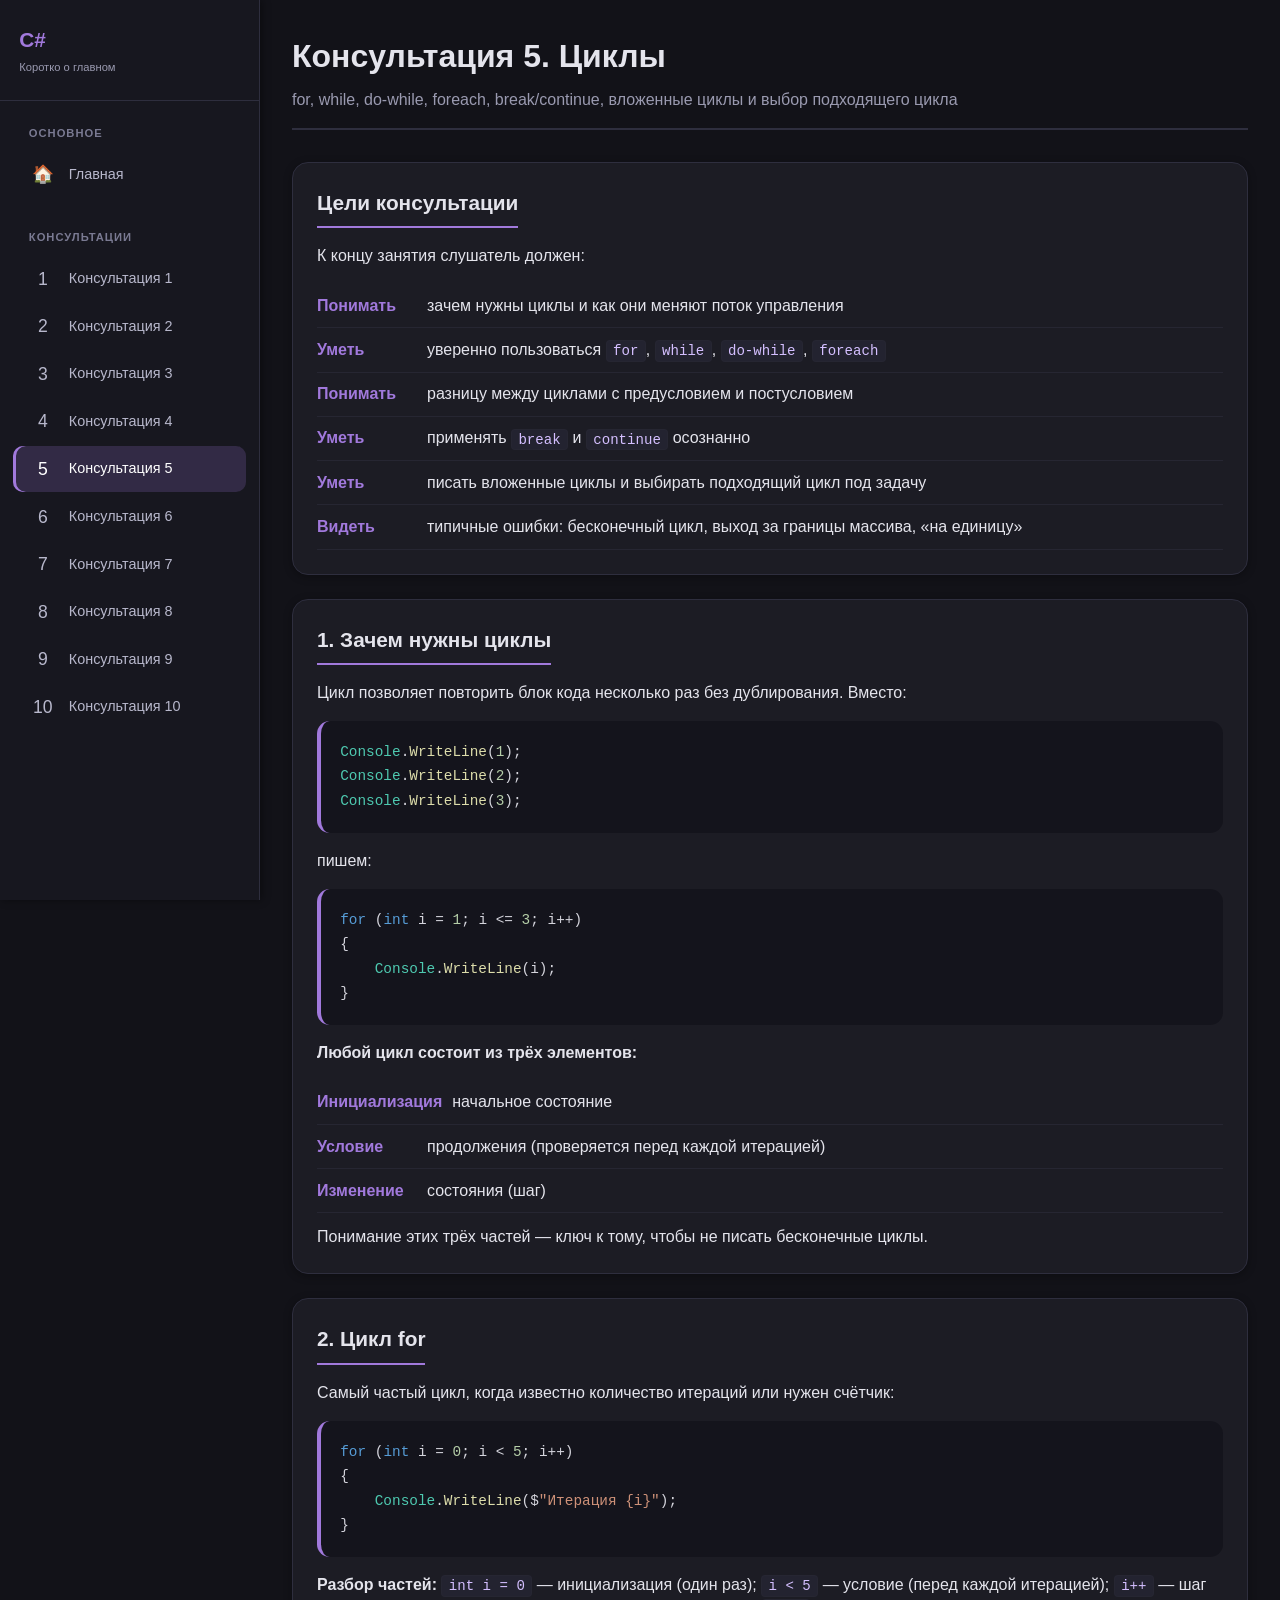
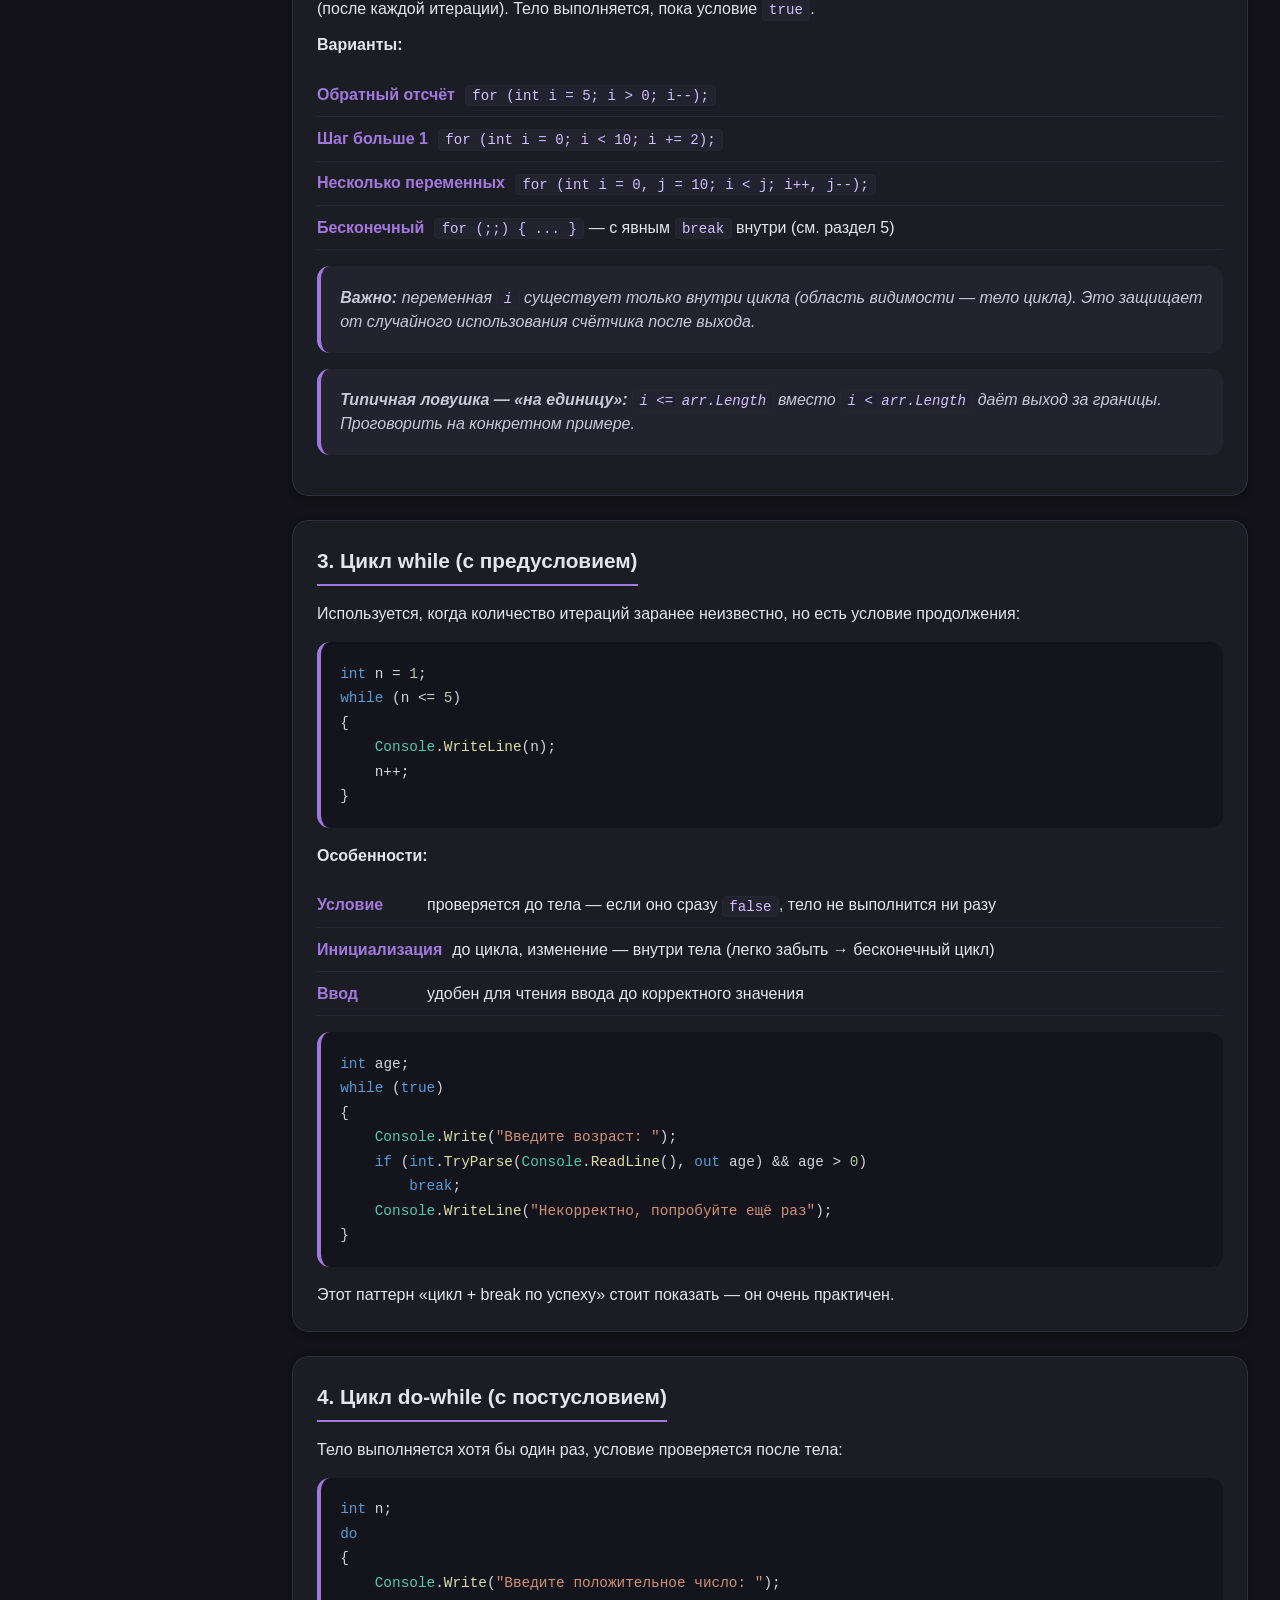
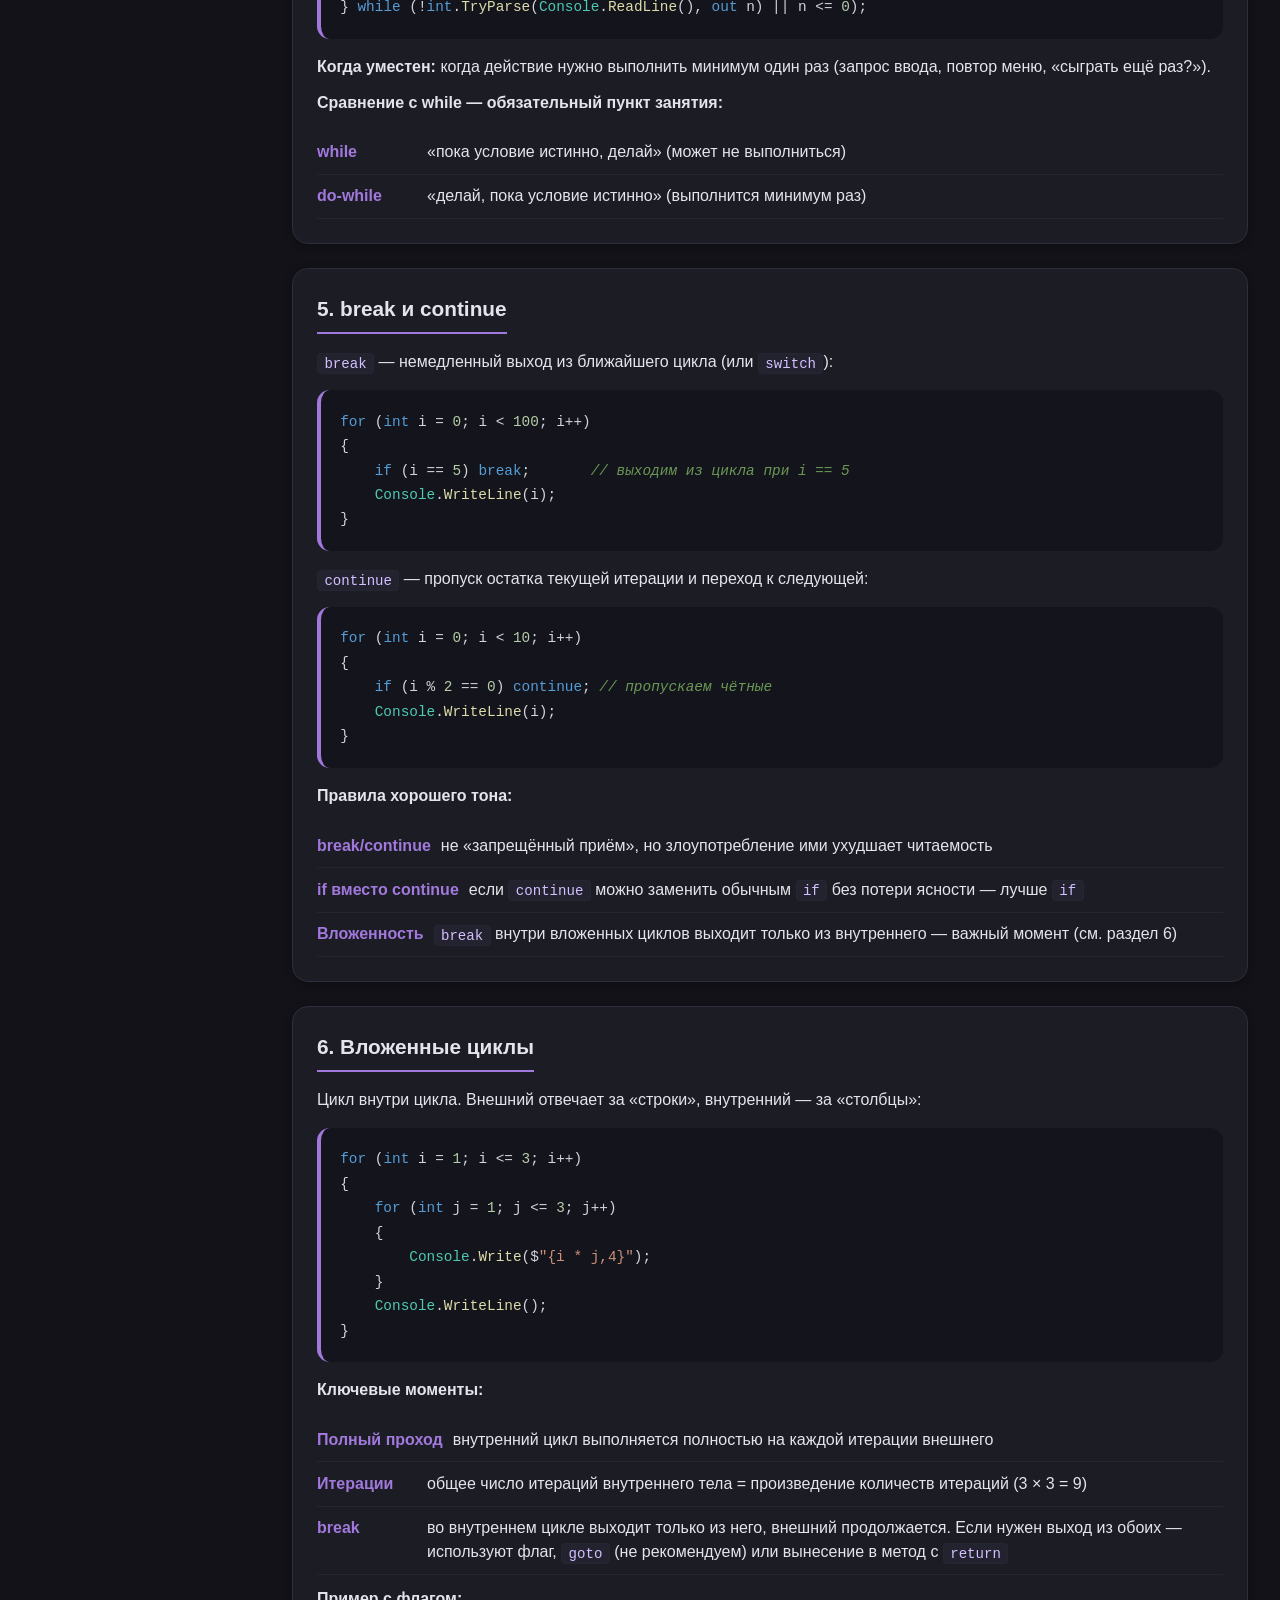
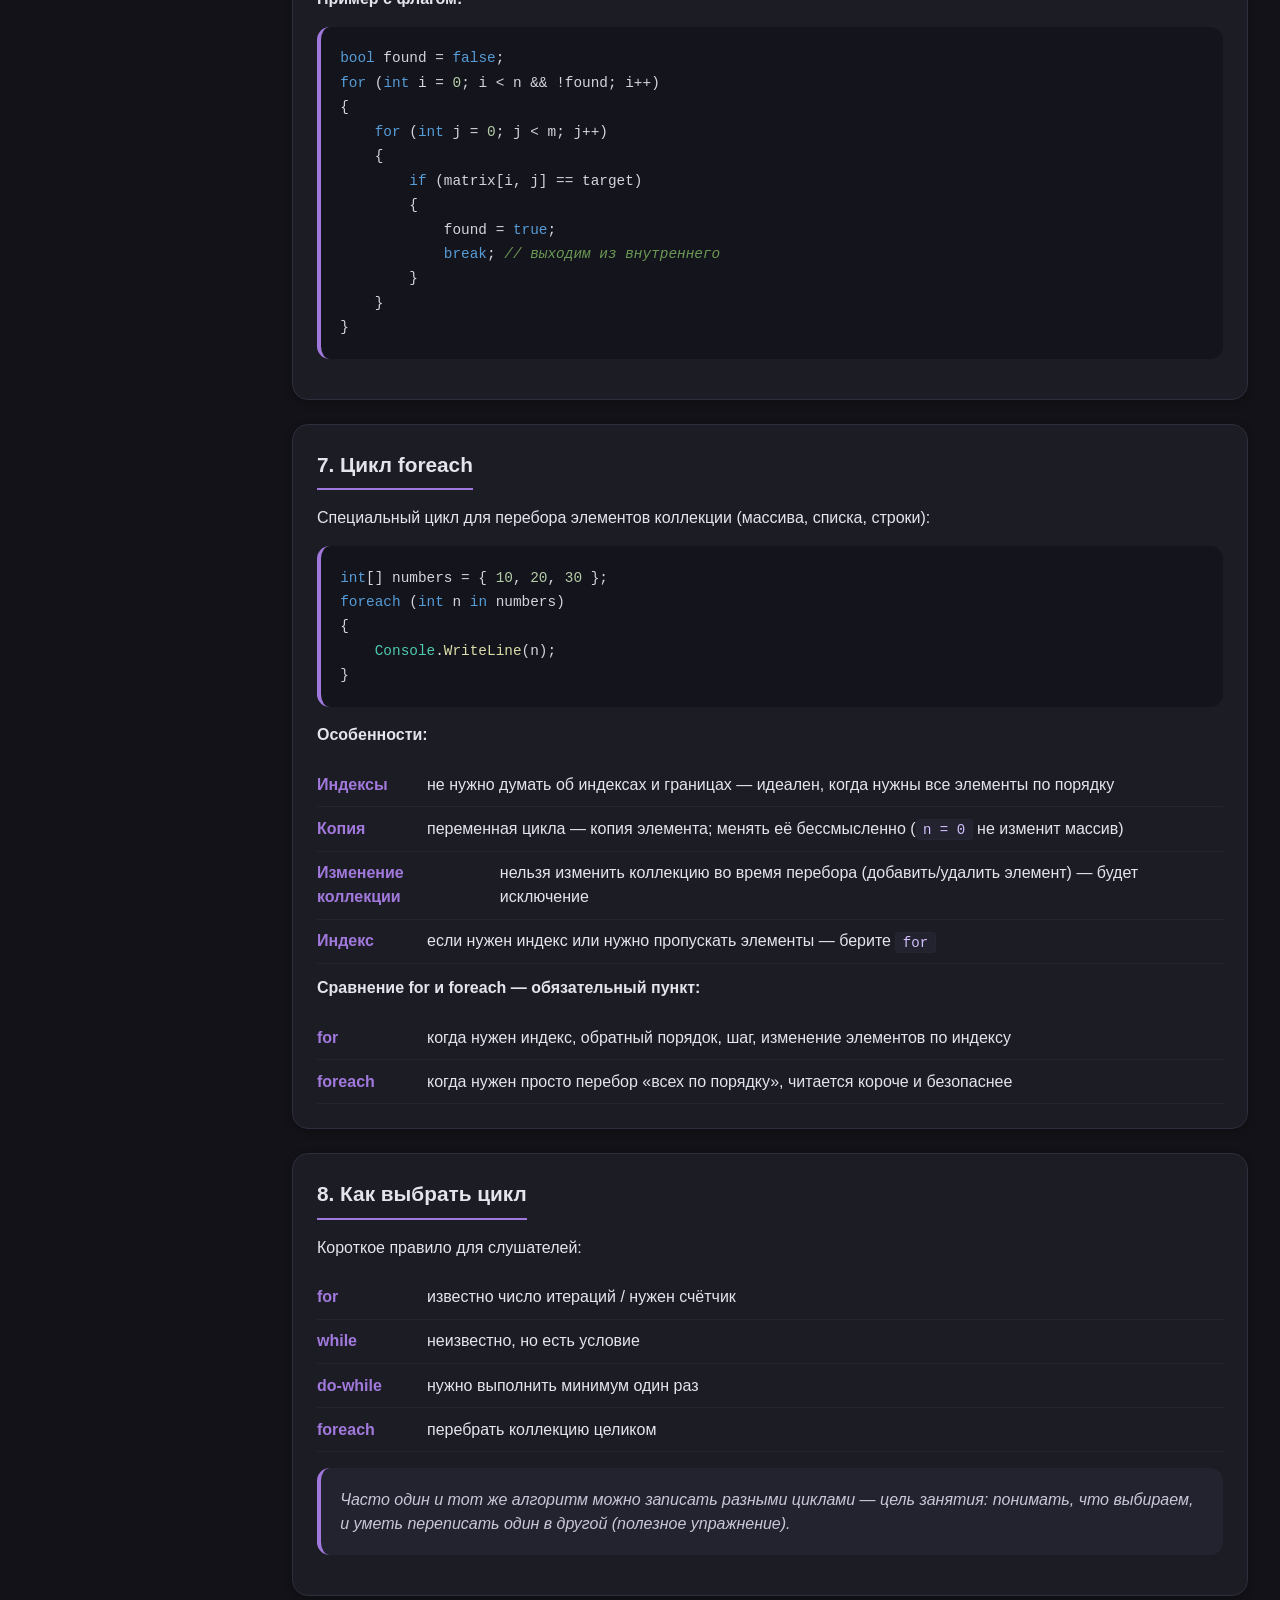
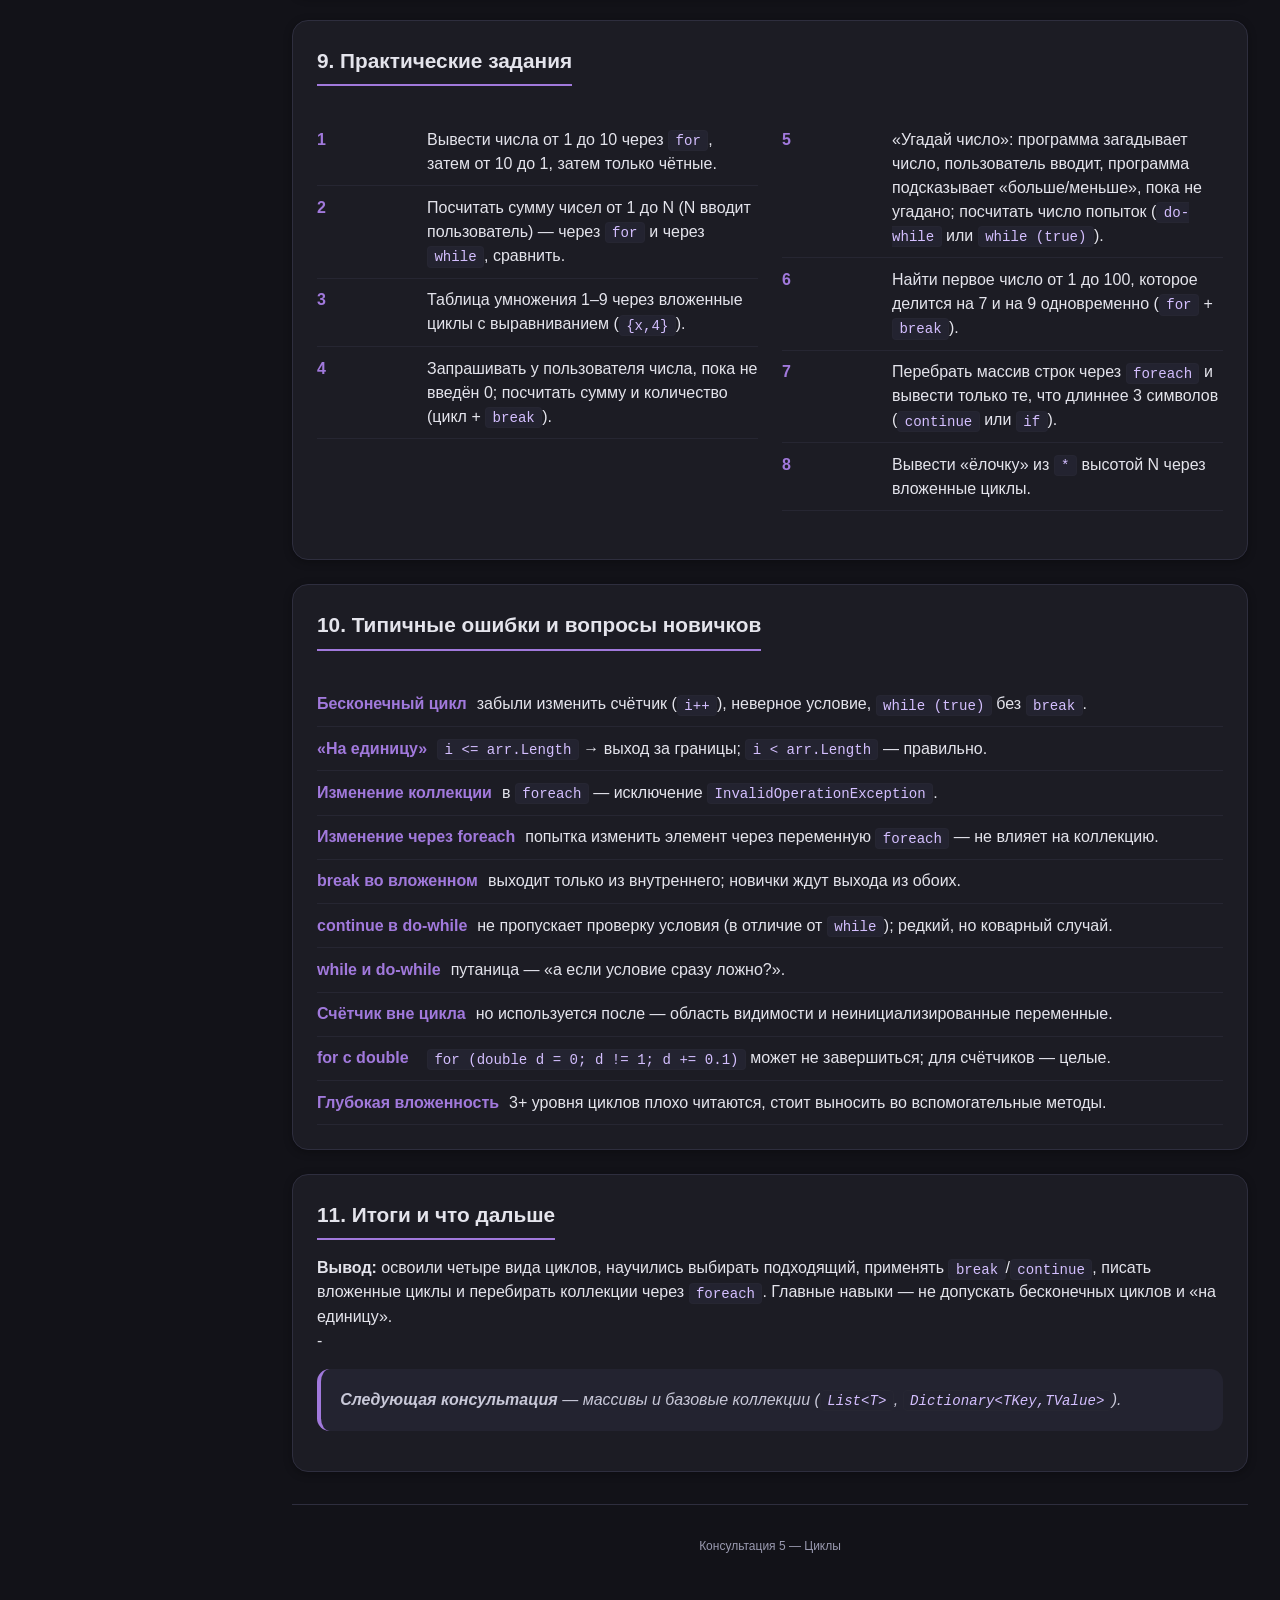
<file: 5.html>
<!DOCTYPE html>
<html lang="ru">
<head>
    <link rel="stylesheet" href="12.css">
    <meta charset="UTF-8">
    <meta name="viewport" content="width=device-width, initial-scale=1.0">
    <title>Консультация 5 — Циклы</title>
</head>
<body>

<!-- БОКОВАЯ ПАНЕЛЬ -->
<div class="sidebar" id="sidebar">
    <div class="sidebar-header">
        <h3>C#</h3>
        <p>Коротко о главном</p>
    </div>
    <div class="sidebar-nav">
        <div class="nav-group">
            <div class="nav-group-title">Основное</div>
            <div class="nav-item">
                <a href="index.html">
                    <span class="nav-icon">🏠</span>
                    <span>Главная</span>
                </a>
            </div>
        </div>
        <div class="nav-group">
            <div class="nav-group-title">Консультации</div>
            <div class="nav-item">
                <a href="1.html"><span class="nav-icon">1</span><span>Консультация 1</span></a>
            </div>
            <div class="nav-item">
                <a href="2.html"><span class="nav-icon">2</span><span>Консультация 2</span></a>
            </div>
            <div class="nav-item">
                <a href="3.html"><span class="nav-icon">3</span><span>Консультация 3</span></a>
            </div>
            <div class="nav-item">
                <a href="4.html"><span class="nav-icon">4</span><span>Консультация 4</span></a>
            </div>
            <div class="nav-item active">
                <a href="5.html"><span class="nav-icon">5</span><span>Консультация 5</span></a>
            </div>
            <div class="nav-item">
                <a href="6.html"><span class="nav-icon">6</span><span>Консультация 6</span></a>
            </div>
            <div class="nav-item">
                <a href="7.html"><span class="nav-icon">7</span><span>Консультация 7</span></a>
            </div>
            <div class="nav-item">
                <a href="8.html"><span class="nav-icon">8</span><span>Консультация 8</span></a>
            </div>
            <div class="nav-item">
                <a href="9.html"><span class="nav-icon">9</span><span>Консультация 9</span></a>
            </div>
            <div class="nav-item">
                <a href="10.html"><span class="nav-icon">10</span><span>Консультация 10</span></a>
            </div>
        </div>
    </div>
</div>

<div class="mobile-menu-btn" onclick="document.getElementById('sidebar').classList.toggle('open')">
    ☰ Меню
</div>

<!-- ОСНОВНОЙ КОНТЕНТ -->
<div class="main-content">

    <div class="page-header">
        <h1>Консультация 5. Циклы</h1>
        <p class="subtitle">for, while, do-while, foreach, break/continue, вложенные циклы и выбор подходящего цикла</p>
    </div>

    <!-- ЦЕЛИ -->
    <div class="card">
        <h2>Цели консультации</h2>
        <p>К концу занятия слушатель должен:</p>
        <ul class="feature-list">
            <li><strong>Понимать</strong><span>зачем нужны циклы и как они меняют поток управления</span></li>
            <li><strong>Уметь</strong><span>уверенно пользоваться <code>for</code>, <code>while</code>, <code>do-while</code>, <code>foreach</code></span></li>
            <li><strong>Понимать</strong><span>разницу между циклами с предусловием и постусловием</span></li>
            <li><strong>Уметь</strong><span>применять <code>break</code> и <code>continue</code> осознанно</span></li>
            <li><strong>Уметь</strong><span>писать вложенные циклы и выбирать подходящий цикл под задачу</span></li>
            <li><strong>Видеть</strong><span>типичные ошибки: бесконечный цикл, выход за границы массива, «на единицу»</span></li>
        </ul>
    </div>

    <!-- 1. ЗАЧЕМ НУЖНЫ ЦИКЛЫ -->
    <div class="card">
        <h2>1. Зачем нужны циклы</h2>
        <p>Цикл позволяет повторить блок кода несколько раз без дублирования. Вместо:</p>
        <div class="code-block"><span class="type">Console</span>.<span class="fn">WriteLine</span>(<span class="num">1</span>);
<span class="type">Console</span>.<span class="fn">WriteLine</span>(<span class="num">2</span>);
<span class="type">Console</span>.<span class="fn">WriteLine</span>(<span class="num">3</span>);</div>
        <p style="margin-top:0.75rem;">пишем:</p>
        <div class="code-block"><span class="kw">for</span> (<span class="kw">int</span> i = <span class="num">1</span>; i &lt;= <span class="num">3</span>; i++)
{
    <span class="type">Console</span>.<span class="fn">WriteLine</span>(i);
}</div>

        <p style="margin-top:0.75rem;"><strong>Любой цикл состоит из трёх элементов:</strong></p>
        <ul class="feature-list">
            <li><strong>Инициализация</strong><span>начальное состояние</span></li>
            <li><strong>Условие</strong><span>продолжения (проверяется перед каждой итерацией)</span></li>
            <li><strong>Изменение</strong><span>состояния (шаг)</span></li>
        </ul>
        <p style="margin-top:0.75rem;">Понимание этих трёх частей — ключ к тому, чтобы не писать бесконечные циклы.</p>
    </div>

    <!-- 2. ЦИКЛ FOR -->
    <div class="card">
        <h2>2. Цикл for</h2>
        <p>Самый частый цикл, когда известно количество итераций или нужен счётчик:</p>
        <div class="code-block"><span class="kw">for</span> (<span class="kw">int</span> i = <span class="num">0</span>; i &lt; <span class="num">5</span>; i++)
{
    <span class="type">Console</span>.<span class="fn">WriteLine</span>($<span class="str">"Итерация {i}"</span>);
}</div>
        <p style="margin-top:0.75rem;"><strong>Разбор частей:</strong> <code>int i = 0</code> — инициализация (один раз); <code>i &lt; 5</code> — условие (перед каждой итерацией); <code>i++</code> — шаг (после каждой итерации). Тело выполняется, пока условие <code>true</code>.</p>

        <p style="margin-top:0.75rem;"><strong>Варианты:</strong></p>
        <ul class="feature-list">
            <li><strong>Обратный отсчёт</strong><span><code>for (int i = 5; i &gt; 0; i--);</code></span></li>
            <li><strong>Шаг больше 1</strong><span><code>for (int i = 0; i &lt; 10; i += 2);</code></span></li>
            <li><strong>Несколько переменных</strong><span><code>for (int i = 0, j = 10; i &lt; j; i++, j--);</code></span></li>
            <li><strong>Бесконечный</strong><span><code>for (;;) { ... }</code> — с явным <code>break</code> внутри (см. раздел 5)</span></li>
        </ul>

        <div class="quote-block">
            <strong>Важно:</strong> переменная <code>i</code> существует только внутри цикла (область видимости — тело цикла). Это защищает от случайного использования счётчика после выхода.
        </div>
        <div class="quote-block">
            <strong>Типичная ловушка — «на единицу»:</strong> <code>i &lt;= arr.Length</code> вместо <code>i &lt; arr.Length</code> даёт выход за границы. Проговорить на конкретном примере.
        </div>
    </div>

    <!-- 3. WHILE -->
    <div class="card">
        <h2>3. Цикл while (с предусловием)</h2>
        <p>Используется, когда количество итераций заранее неизвестно, но есть условие продолжения:</p>
        <div class="code-block"><span class="kw">int</span> n = <span class="num">1</span>;
<span class="kw">while</span> (n &lt;= <span class="num">5</span>)
{
    <span class="type">Console</span>.<span class="fn">WriteLine</span>(n);
    n++;
}</div>

        <p style="margin-top:0.75rem;"><strong>Особенности:</strong></p>
        <ul class="feature-list">
            <li><strong>Условие</strong><span>проверяется до тела — если оно сразу <code>false</code>, тело не выполнится ни разу</span></li>
            <li><strong>Инициализация</strong><span>до цикла, изменение — внутри тела (легко забыть → бесконечный цикл)</span></li>
            <li><strong>Ввод</strong><span>удобен для чтения ввода до корректного значения</span></li>
        </ul>

        <div class="code-block" style="margin-top:1rem;"><span class="kw">int</span> age;
<span class="kw">while</span> (<span class="kw">true</span>)
{
    <span class="type">Console</span>.<span class="fn">Write</span>(<span class="str">"Введите возраст: "</span>);
    <span class="kw">if</span> (<span class="kw">int</span>.<span class="fn">TryParse</span>(<span class="type">Console</span>.<span class="fn">ReadLine</span>(), <span class="kw">out</span> age) &amp;&amp; age &gt; <span class="num">0</span>)
        <span class="kw">break</span>;
    <span class="type">Console</span>.<span class="fn">WriteLine</span>(<span class="str">"Некорректно, попробуйте ещё раз"</span>);
}</div>
        <p style="margin-top:0.75rem;">Этот паттерн «цикл + break по успеху» стоит показать — он очень практичен.</p>
    </div>

    <!-- 4. DO-WHILE -->
    <div class="card">
        <h2>4. Цикл do-while (с постусловием)</h2>
        <p>Тело выполняется хотя бы один раз, условие проверяется после тела:</p>
        <div class="code-block"><span class="kw">int</span> n;
<span class="kw">do</span>
{
    <span class="type">Console</span>.<span class="fn">Write</span>(<span class="str">"Введите положительное число: "</span>);
} <span class="kw">while</span> (!<span class="kw">int</span>.<span class="fn">TryParse</span>(<span class="type">Console</span>.<span class="fn">ReadLine</span>(), <span class="kw">out</span> n) || n &lt;= <span class="num">0</span>);</div>

        <p style="margin-top:0.75rem;"><strong>Когда уместен:</strong> когда действие нужно выполнить минимум один раз (запрос ввода, повтор меню, «сыграть ещё раз?»).</p>

        <p style="margin-top:0.75rem;"><strong>Сравнение с while — обязательный пункт занятия:</strong></p>
        <ul class="feature-list">
            <li><strong>while</strong><span>«пока условие истинно, делай» (может не выполниться)</span></li>
            <li><strong>do-while</strong><span>«делай, пока условие истинно» (выполнится минимум раз)</span></li>
        </ul>
    </div>

    <!-- 5. BREAK И CONTINUE -->
    <div class="card">
        <h2>5. break и continue</h2>
        <p><code>break</code> — немедленный выход из ближайшего цикла (или <code>switch</code>):</p>
        <div class="code-block"><span class="kw">for</span> (<span class="kw">int</span> i = <span class="num">0</span>; i &lt; <span class="num">100</span>; i++)
{
    <span class="kw">if</span> (i == <span class="num">5</span>) <span class="kw">break</span>;       <span class="cmt">// выходим из цикла при i == 5</span>
    <span class="type">Console</span>.<span class="fn">WriteLine</span>(i);
}</div>

        <p style="margin-top:0.75rem;"><code>continue</code> — пропуск остатка текущей итерации и переход к следующей:</p>
        <div class="code-block"><span class="kw">for</span> (<span class="kw">int</span> i = <span class="num">0</span>; i &lt; <span class="num">10</span>; i++)
{
    <span class="kw">if</span> (i % <span class="num">2</span> == <span class="num">0</span>) <span class="kw">continue</span>; <span class="cmt">// пропускаем чётные</span>
    <span class="type">Console</span>.<span class="fn">WriteLine</span>(i);
}</div>

        <p style="margin-top:0.75rem;"><strong>Правила хорошего тона:</strong></p>
        <ul class="feature-list">
            <li><strong>break/continue</strong><span>не «запрещённый приём», но злоупотребление ими ухудшает читаемость</span></li>
            <li><strong>if вместо continue</strong><span>если <code>continue</code> можно заменить обычным <code>if</code> без потери ясности — лучше <code>if</code></span></li>
            <li><strong>Вложенность</strong><span><code>break</code> внутри вложенных циклов выходит только из внутреннего — важный момент (см. раздел 6)</span></li>
        </ul>
    </div>

    <!-- 6. ВЛОЖЕННЫЕ ЦИКЛЫ -->
    <div class="card">
        <h2>6. Вложенные циклы</h2>
        <p>Цикл внутри цикла. Внешний отвечает за «строки», внутренний — за «столбцы»:</p>
        <div class="code-block"><span class="kw">for</span> (<span class="kw">int</span> i = <span class="num">1</span>; i &lt;= <span class="num">3</span>; i++)
{
    <span class="kw">for</span> (<span class="kw">int</span> j = <span class="num">1</span>; j &lt;= <span class="num">3</span>; j++)
    {
        <span class="type">Console</span>.<span class="fn">Write</span>($<span class="str">"{i * j,4}"</span>);
    }
    <span class="type">Console</span>.<span class="fn">WriteLine</span>();
}</div>

        <p style="margin-top:0.75rem;"><strong>Ключевые моменты:</strong></p>
        <ul class="feature-list">
            <li><strong>Полный проход</strong><span>внутренний цикл выполняется полностью на каждой итерации внешнего</span></li>
            <li><strong>Итерации</strong><span>общее число итераций внутреннего тела = произведение количеств итераций (3 × 3 = 9)</span></li>
            <li><strong>break</strong><span>во внутреннем цикле выходит только из него, внешний продолжается. Если нужен выход из обоих — используют флаг, <code>goto</code> (не рекомендуем) или вынесение в метод с <code>return</code></span></li>
        </ul>

        <p style="margin-top:0.75rem;"><strong>Пример с флагом:</strong></p>
        <div class="code-block"><span class="kw">bool</span> found = <span class="kw">false</span>;
<span class="kw">for</span> (<span class="kw">int</span> i = <span class="num">0</span>; i &lt; n &amp;&amp; !found; i++)
{
    <span class="kw">for</span> (<span class="kw">int</span> j = <span class="num">0</span>; j &lt; m; j++)
    {
        <span class="kw">if</span> (matrix[i, j] == target)
        {
            found = <span class="kw">true</span>;
            <span class="kw">break</span>; <span class="cmt">// выходим из внутреннего</span>
        }
    }
}</div>
    </div>

    <!-- 7. FOREACH -->
    <div class="card">
        <h2>7. Цикл foreach</h2>
        <p>Специальный цикл для перебора элементов коллекции (массива, списка, строки):</p>
        <div class="code-block"><span class="kw">int</span>[] numbers = { <span class="num">10</span>, <span class="num">20</span>, <span class="num">30</span> };
<span class="kw">foreach</span> (<span class="kw">int</span> n <span class="kw">in</span> numbers)
{
    <span class="type">Console</span>.<span class="fn">WriteLine</span>(n);
}</div>

        <p style="margin-top:0.75rem;"><strong>Особенности:</strong></p>
        <ul class="feature-list">
            <li><strong>Индексы</strong><span>не нужно думать об индексах и границах — идеален, когда нужны все элементы по порядку</span></li>
            <li><strong>Копия</strong><span>переменная цикла — копия элемента; менять её бессмысленно (<code>n = 0</code> не изменит массив)</span></li>
            <li><strong>Изменение коллекции</strong><span>нельзя изменить коллекцию во время перебора (добавить/удалить элемент) — будет исключение</span></li>
            <li><strong>Индекс</strong><span>если нужен индекс или нужно пропускать элементы — берите <code>for</code></span></li>
        </ul>

        <p style="margin-top:0.75rem;"><strong>Сравнение for и foreach — обязательный пункт:</strong></p>
        <ul class="feature-list">
            <li><strong>for</strong><span>когда нужен индекс, обратный порядок, шаг, изменение элементов по индексу</span></li>
            <li><strong>foreach</strong><span>когда нужен просто перебор «всех по порядку», читается короче и безопаснее</span></li>
        </ul>
    </div>

    <!-- 8. КАК ВЫБРАТЬ ЦИКЛ -->
    <div class="card">
        <h2>8. Как выбрать цикл</h2>
        <p>Короткое правило для слушателей:</p>
        <ul class="feature-list">
            <li><strong>for</strong><span>известно число итераций / нужен счётчик</span></li>
            <li><strong>while</strong><span>неизвестно, но есть условие</span></li>
            <li><strong>do-while</strong><span>нужно выполнить минимум один раз</span></li>
            <li><strong>foreach</strong><span>перебрать коллекцию целиком</span></li>
        </ul>
        <div class="quote-block">
            Часто один и тот же алгоритм можно записать разными циклами — цель занятия: понимать, что выбираем, и уметь переписать один в другой (полезное упражнение).
        </div>
    </div>

    <!-- 9. ПРАКТИЧЕСКИЕ ЗАДАНИЯ -->
    <div class="card">
        <h2>9. Практические задания</h2>
        <div class="grid-2">
            <div>
                <ul class="feature-list">
                    <li><strong>1</strong><span>Вывести числа от 1 до 10 через <code>for</code>, затем от 10 до 1, затем только чётные.</span></li>
                    <li><strong>2</strong><span>Посчитать сумму чисел от 1 до N (N вводит пользователь) — через <code>for</code> и через <code>while</code>, сравнить.</span></li>
                    <li><strong>3</strong><span>Таблица умножения 1–9 через вложенные циклы с выравниванием (<code>{x,4}</code>).</span></li>
                    <li><strong>4</strong><span>Запрашивать у пользователя числа, пока не введён 0; посчитать сумму и количество (цикл + <code>break</code>).</span></li>
                </ul>
            </div>
            <div>
                <ul class="feature-list">
                    <li><strong>5</strong><span>«Угадай число»: программа загадывает число, пользователь вводит, программа подсказывает «больше/меньше», пока не угадано; посчитать число попыток (<code>do-while</code> или <code>while (true)</code>).</span></li>
                    <li><strong>6</strong><span>Найти первое число от 1 до 100, которое делится на 7 и на 9 одновременно (<code>for</code> + <code>break</code>).</span></li>
                    <li><strong>7</strong><span>Перебрать массив строк через <code>foreach</code> и вывести только те, что длиннее 3 символов (<code>continue</code> или <code>if</code>).</span></li>
                    <li><strong>8</strong><span>Вывести «ёлочку» из <code>*</code> высотой N через вложенные циклы.</span></li>
                </ul>
            </div>
        </div>
    </div>

    <!-- 10. ТИПИЧНЫЕ ОШИБКИ -->
    <div class="card">
        <h2>10. Типичные ошибки и вопросы новичков</h2>
        <ul class="feature-list">
            <li><strong>Бесконечный цикл</strong><span>забыли изменить счётчик (<code>i++</code>), неверное условие, <code>while (true)</code> без <code>break</code>.</span></li>
            <li><strong>«На единицу»</strong><span><code>i &lt;= arr.Length</code> → выход за границы; <code>i &lt; arr.Length</code> — правильно.</span></li>
            <li><strong>Изменение коллекции</strong><span>в <code>foreach</code> — исключение <code>InvalidOperationException</code>.</span></li>
            <li><strong>Изменение через foreach</strong><span>попытка изменить элемент через переменную <code>foreach</code> — не влияет на коллекцию.</span></li>
            <li><strong>break во вложенном</strong><span>выходит только из внутреннего; новички ждут выхода из обоих.</span></li>
            <li><strong>continue в do-while</strong><span>не пропускает проверку условия (в отличие от <code>while</code>); редкий, но коварный случай.</span></li>
            <li><strong>while и do-while</strong><span>путаница — «а если условие сразу ложно?».</span></li>
            <li><strong>Счётчик вне цикла</strong><span>но используется после — область видимости и неинициализированные переменные.</span></li>
            <li><strong>for с double</strong><span><code>for (double d = 0; d != 1; d += 0.1)</code> может не завершиться; для счётчиков — целые.</span></li>
            <li><strong>Глубокая вложенность</strong><span>3+ уровня циклов плохо читаются, стоит выносить во вспомогательные методы.</span></li>
        </ul>
    </div>

    <!-- 11. ИТОГИ -->
    <div class="card">
        <h2>11. Итоги и что дальше</h2>
        <p><strong>Вывод:</strong> освоили четыре вида циклов, научились выбирать подходящий, применять <code>break</code>/<code>continue</code>, писать вложенные циклы и перебирать коллекции через <code>foreach</code>. Главные навыки — не допускать бесконечных циклов и «на единицу».</p>
-
        <div class="quote-block">
            <strong>Следующая консультация</strong> — массивы и базовые коллекции (<code>List&lt;T&gt;</code>, <code>Dictionary&lt;TKey,TValue&gt;</code>).
        </div>
    </div>

    <div class="footer">
        Консультация 5 — Циклы
    </div>

</div>

<script src="script.js"></script>
</body>
</html>
</file>
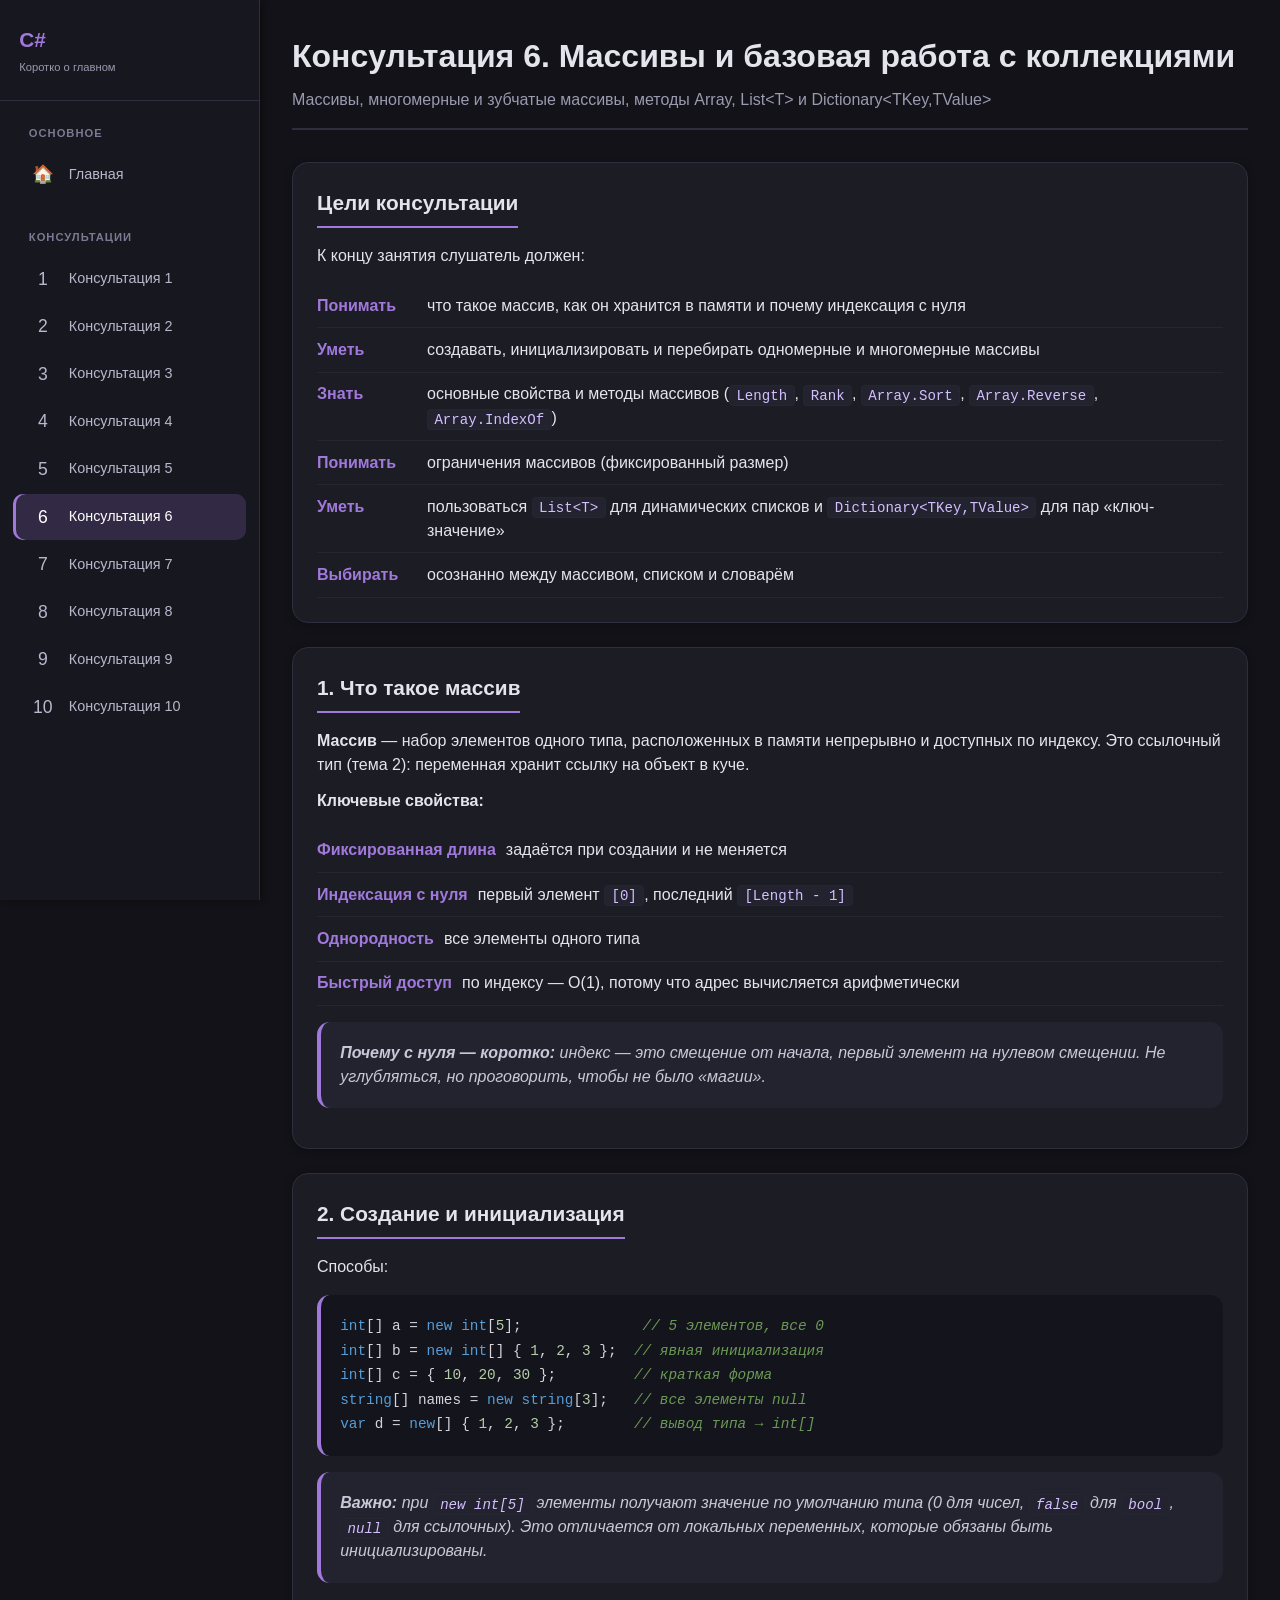
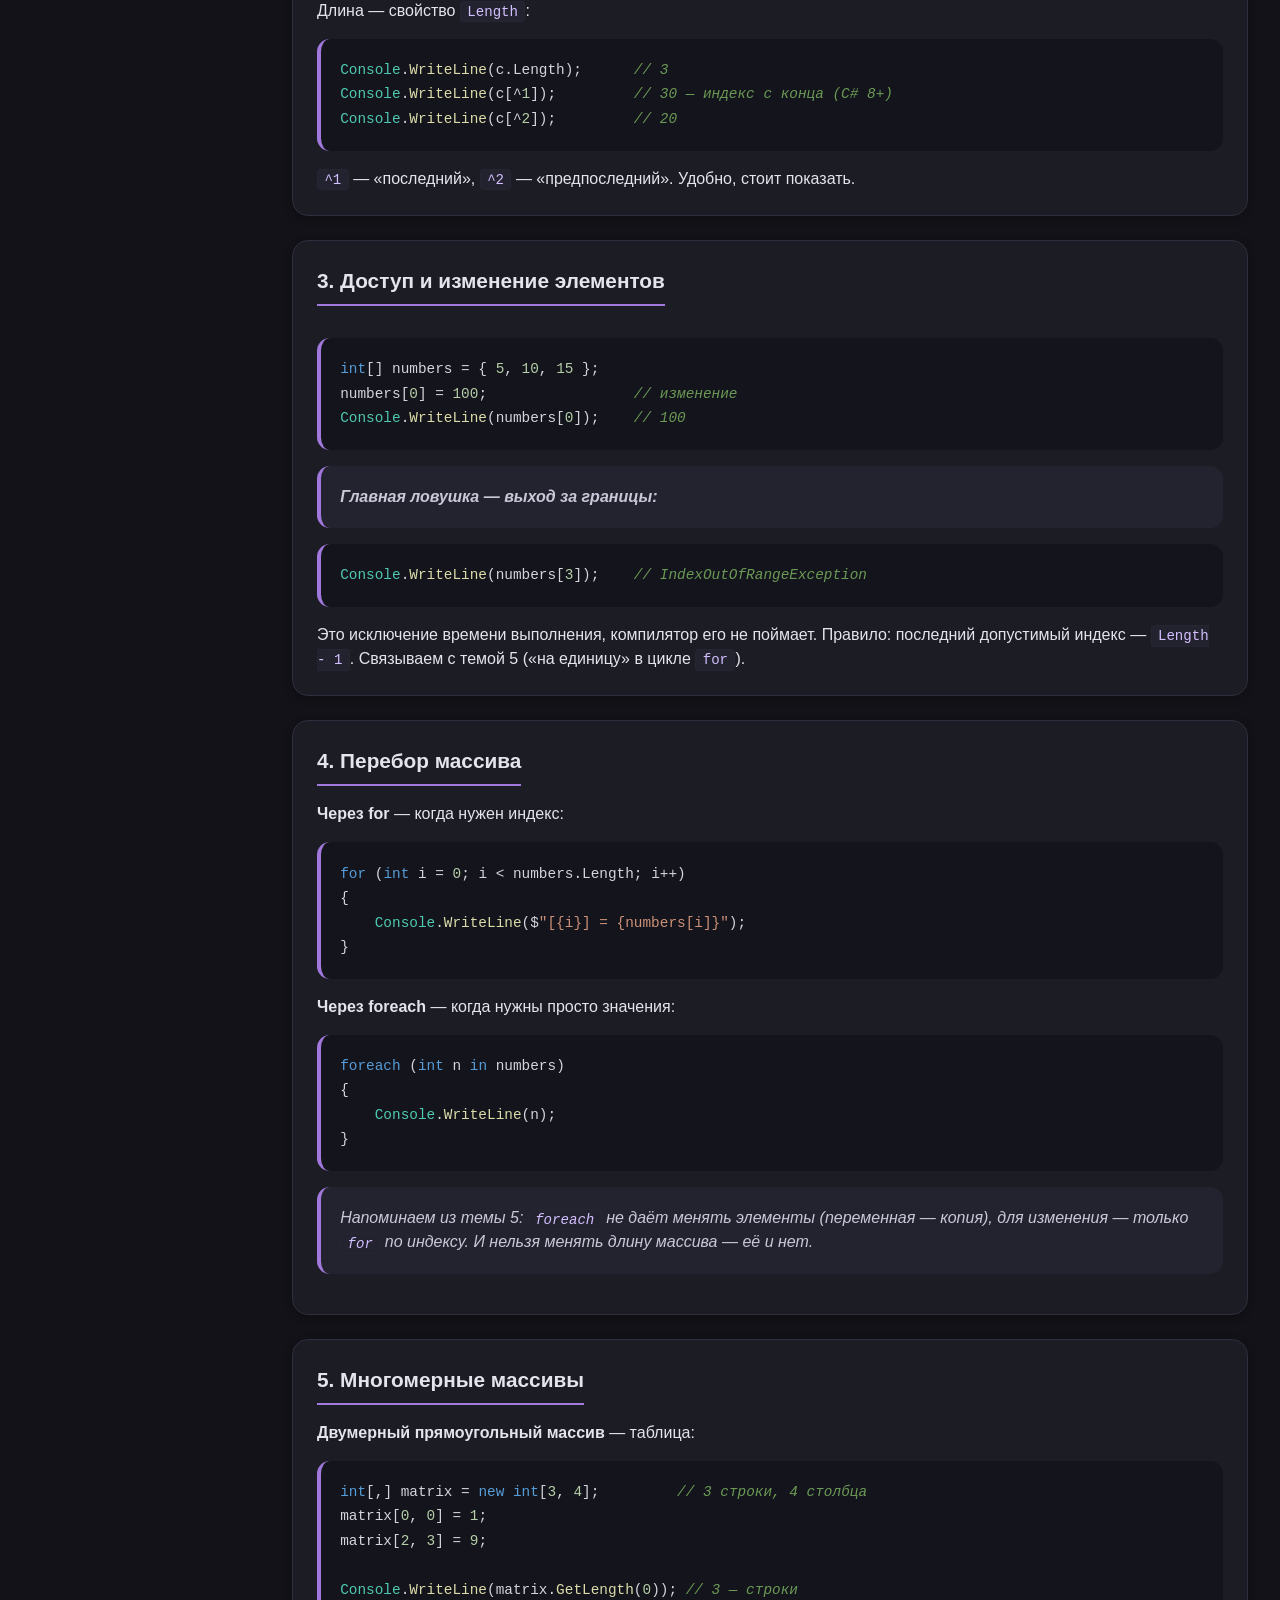
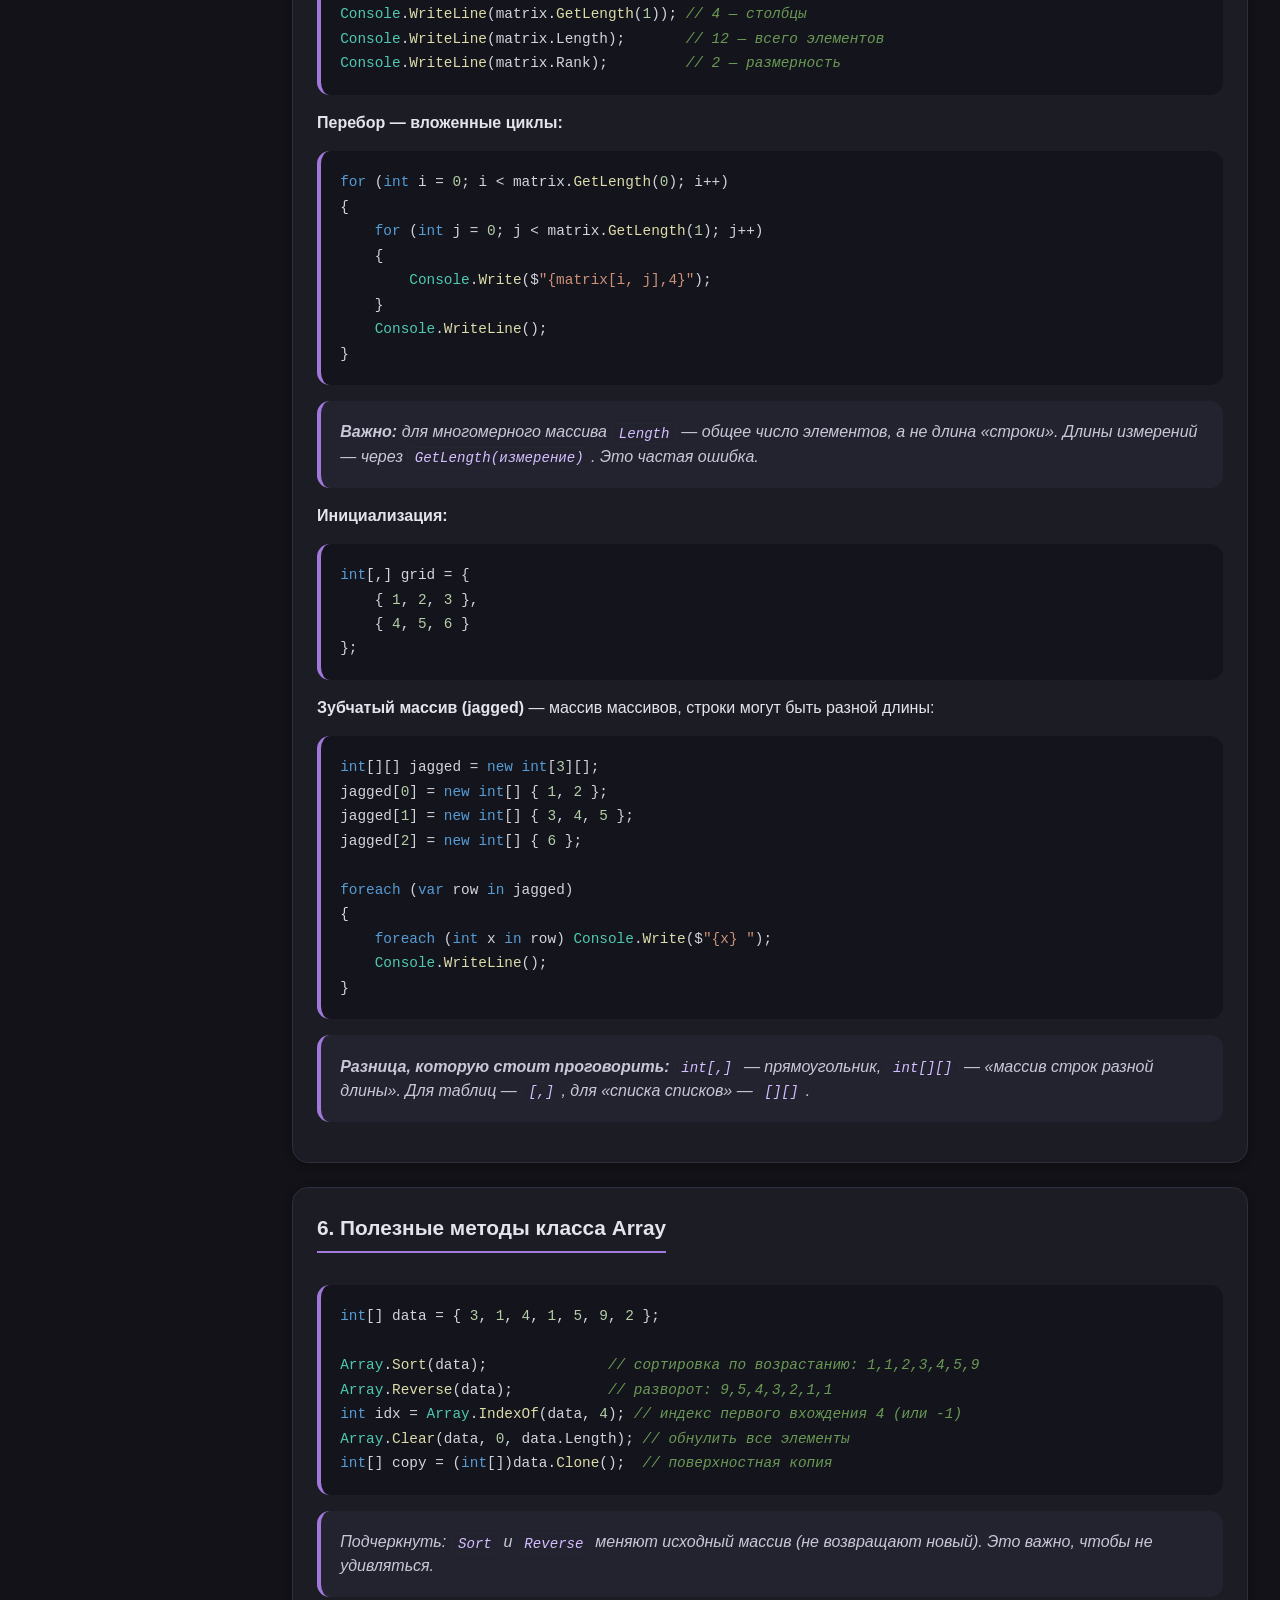
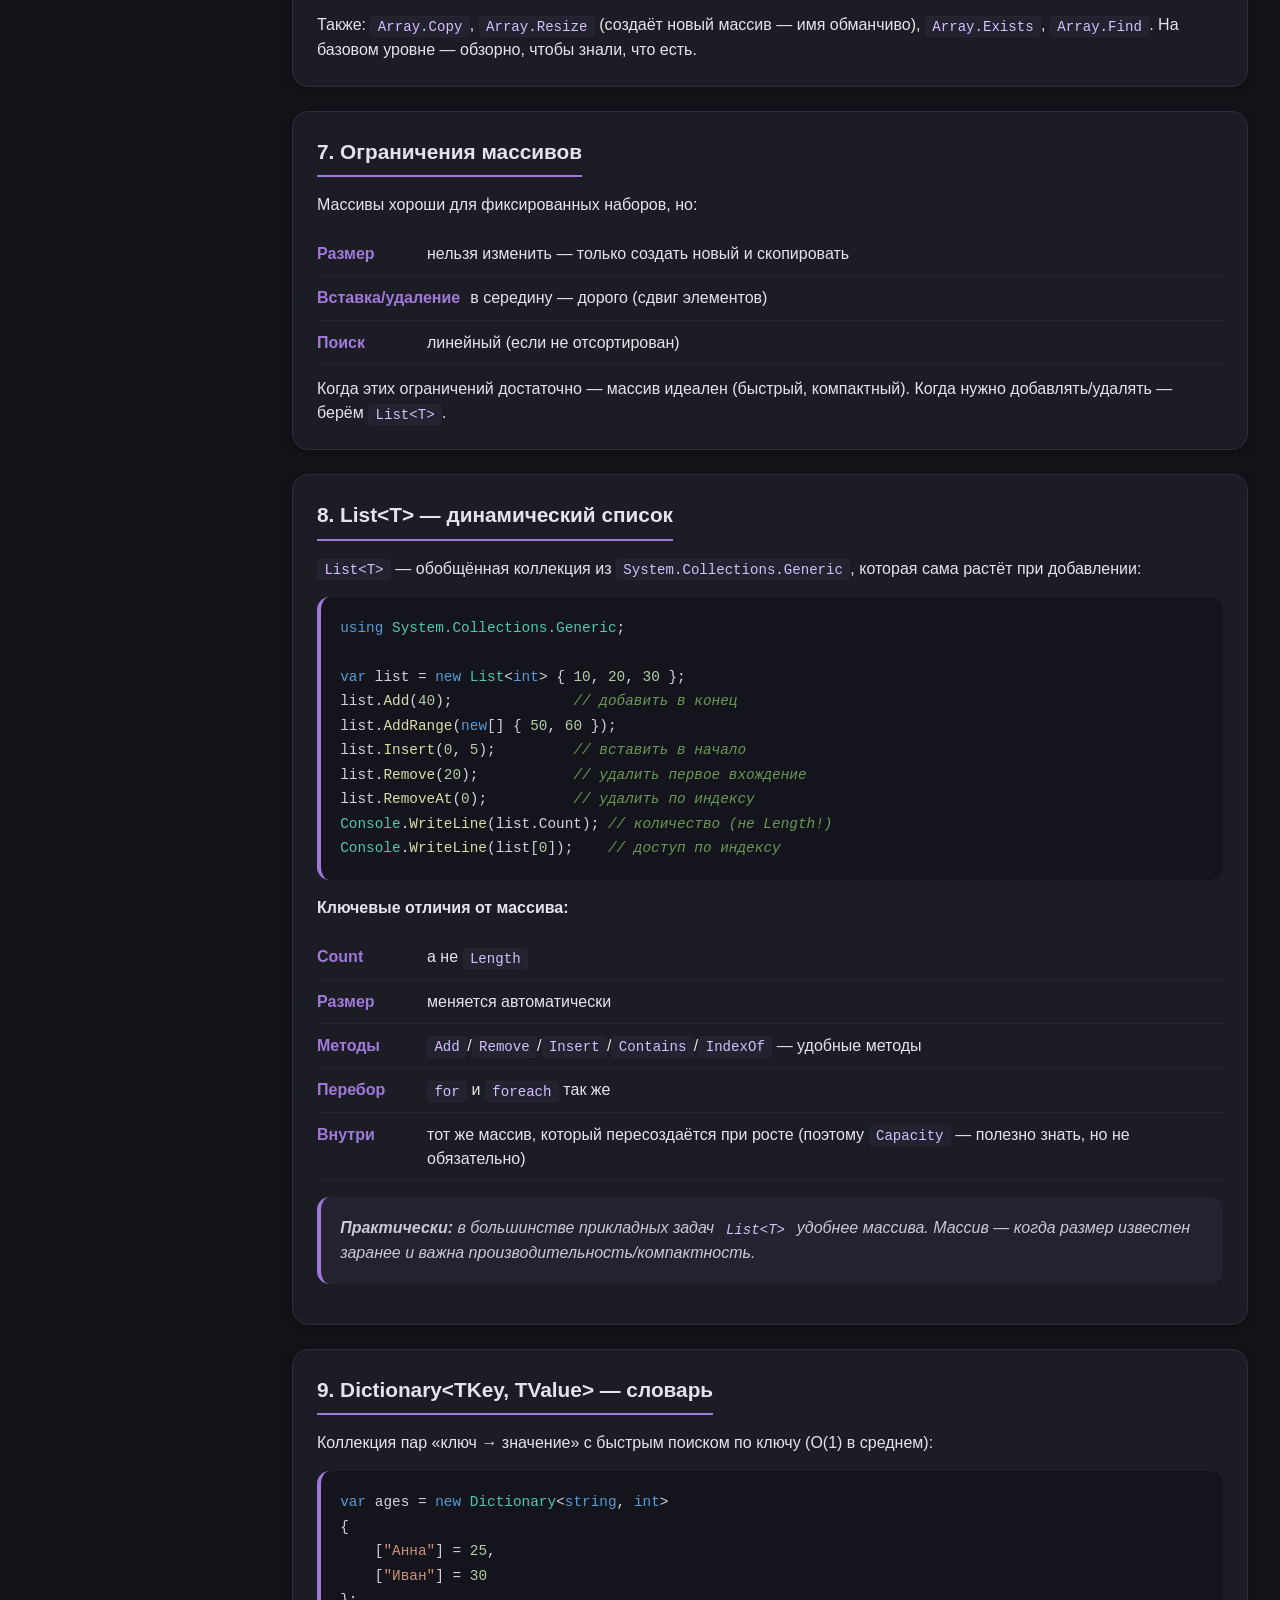
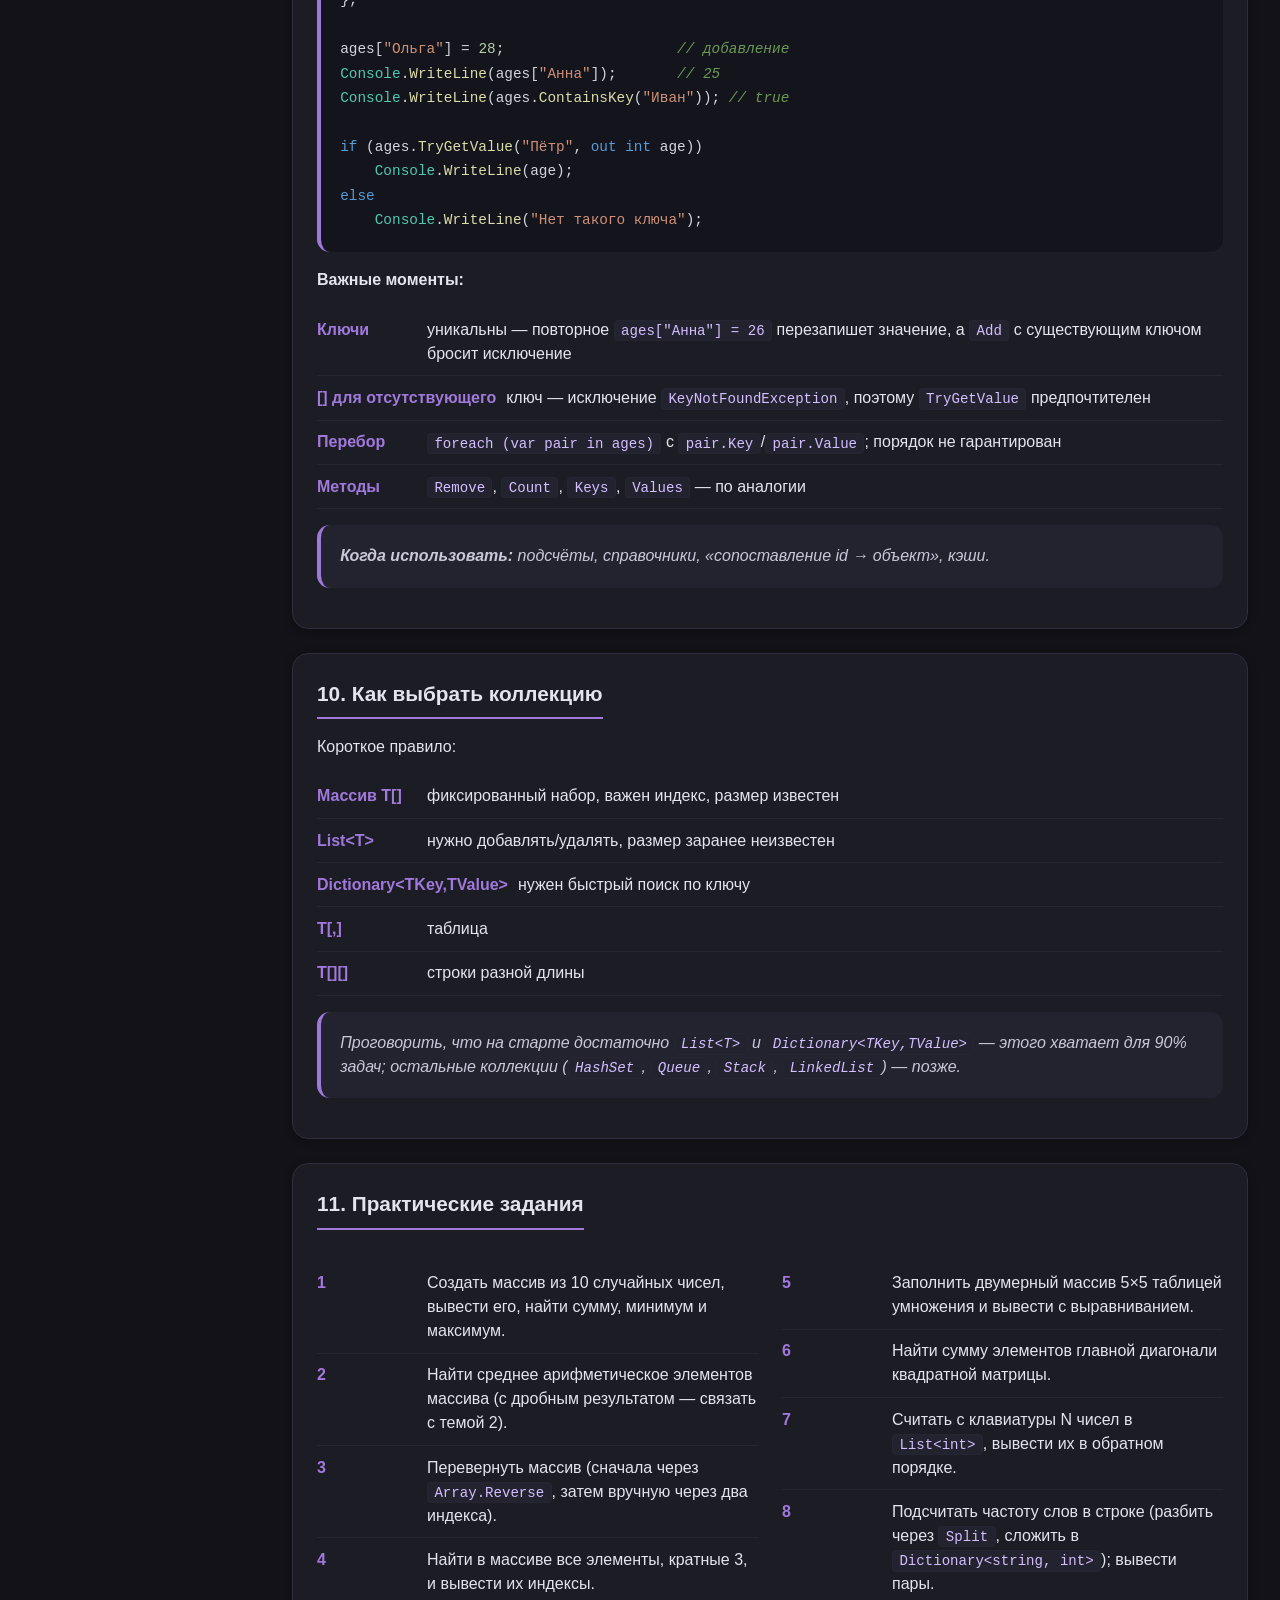
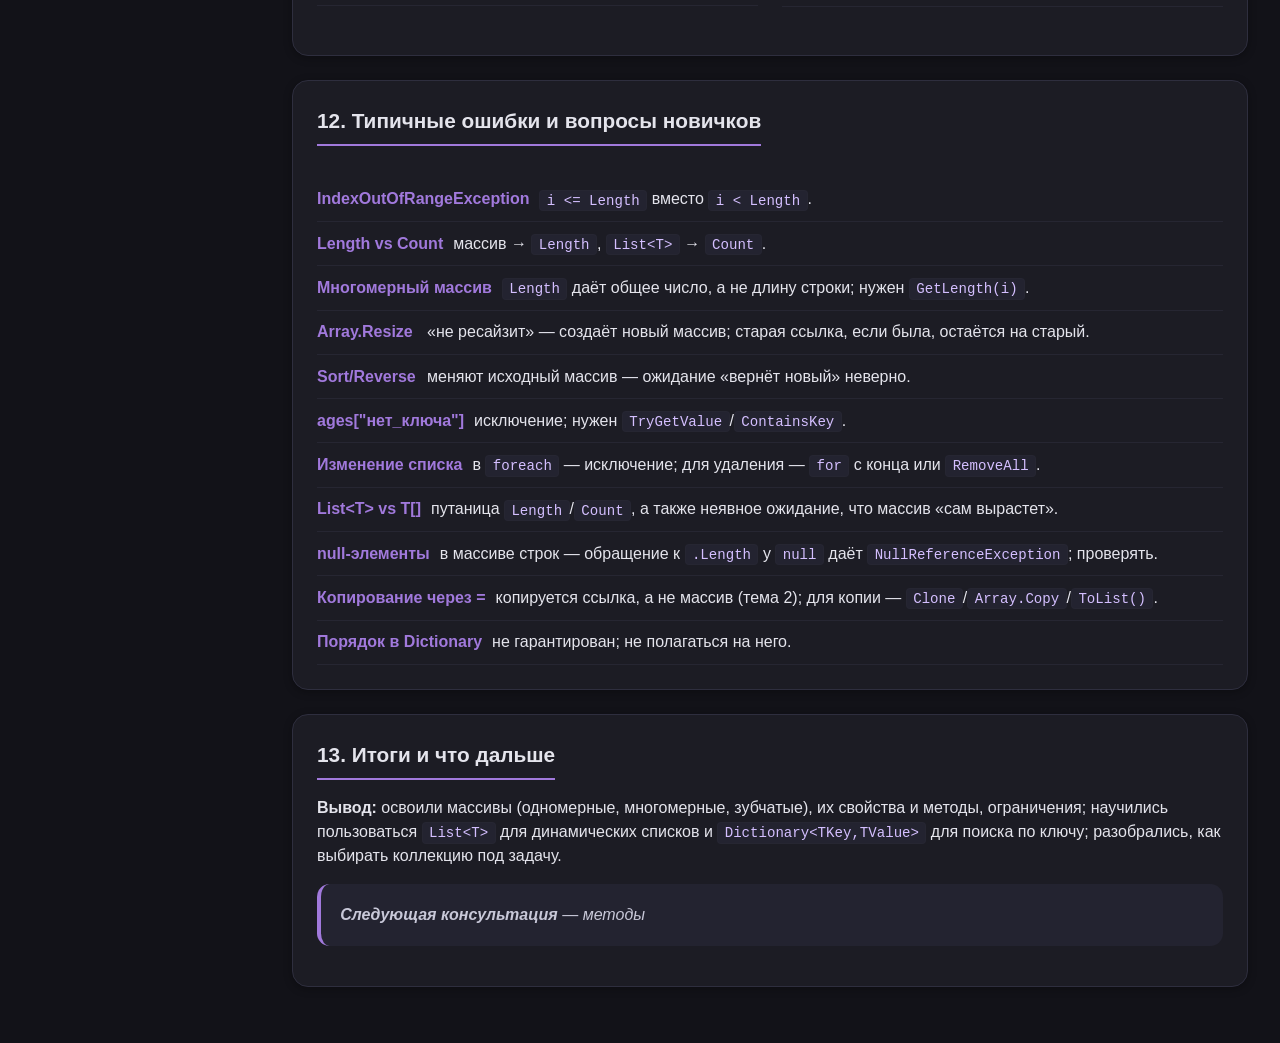
<file: 6.html>
<!DOCTYPE html>
<html lang="ru">
<head>
    <link rel="stylesheet" href="12.css">
    <meta charset="UTF-8">
    <meta name="viewport" content="width=device-width, initial-scale=1.0">
    <title>Консультация 6 — Массивы и базовая работа с коллекциями</title>
</head>
<body>

<!-- БОКОВАЯ ПАНЕЛЬ -->
<div class="sidebar" id="sidebar">
    <div class="sidebar-header">
        <h3>C#</h3>
        <p>Коротко о главном</p>
    </div>
    <div class="sidebar-nav">
        <div class="nav-group">
            <div class="nav-group-title">Основное</div>
            <div class="nav-item">
                <a href="index.html">
                    <span class="nav-icon">🏠</span>
                    <span>Главная</span>
                </a>
            </div>
        </div>
        <div class="nav-group">
            <div class="nav-group-title">Консультации</div>
            <div class="nav-item">
                <a href="1.html"><span class="nav-icon">1</span><span>Консультация 1</span></a>
            </div>
            <div class="nav-item">
                <a href="2.html"><span class="nav-icon">2</span><span>Консультация 2</span></a>
            </div>
            <div class="nav-item">
                <a href="3.html"><span class="nav-icon">3</span><span>Консультация 3</span></a>
            </div>
            <div class="nav-item">
                <a href="4.html"><span class="nav-icon">4</span><span>Консультация 4</span></a>
            </div>
            <div class="nav-item">
                <a href="5.html"><span class="nav-icon">5</span><span>Консультация 5</span></a>
            </div>
            <div class="nav-item active">
                <a href="6.html"><span class="nav-icon">6</span><span>Консультация 6</span></a>
            </div>
            <div class="nav-item">
                <a href="7.html"><span class="nav-icon">7</span><span>Консультация 7</span></a>
            </div>
            <div class="nav-item">
                <a href="8.html"><span class="nav-icon">8</span><span>Консультация 8</span></a>
            </div>
            <div class="nav-item">
                <a href="9.html"><span class="nav-icon">9</span><span>Консультация 9</span></a>
            </div>
            <div class="nav-item">
                <a href="10.html"><span class="nav-icon">10</span><span>Консультация 10</span></a>
            </div>
        </div>
    </div>
</div>

<div class="mobile-menu-btn" onclick="document.getElementById('sidebar').classList.toggle('open')">
    ☰ Меню
</div>

<!-- ОСНОВНОЙ КОНТЕНТ -->
<div class="main-content">

    <div class="page-header">
        <h1>Консультация 6. Массивы и базовая работа с коллекциями</h1>
        <p class="subtitle">Массивы, многомерные и зубчатые массивы, методы Array, List&lt;T&gt; и Dictionary&lt;TKey,TValue&gt;</p>
    </div>

    <!-- ЦЕЛИ -->
    <div class="card">
        <h2>Цели консультации</h2>
        <p>К концу занятия слушатель должен:</p>
        <ul class="feature-list">
            <li><strong>Понимать</strong><span>что такое массив, как он хранится в памяти и почему индексация с нуля</span></li>
            <li><strong>Уметь</strong><span>создавать, инициализировать и перебирать одномерные и многомерные массивы</span></li>
            <li><strong>Знать</strong><span>основные свойства и методы массивов (<code>Length</code>, <code>Rank</code>, <code>Array.Sort</code>, <code>Array.Reverse</code>, <code>Array.IndexOf</code>)</span></li>
            <li><strong>Понимать</strong><span>ограничения массивов (фиксированный размер)</span></li>
            <li><strong>Уметь</strong><span>пользоваться <code>List&lt;T&gt;</code> для динамических списков и <code>Dictionary&lt;TKey,TValue&gt;</code> для пар «ключ-значение»</span></li>
            <li><strong>Выбирать</strong><span>осознанно между массивом, списком и словарём</span></li>
        </ul>
    </div>

    <!-- 1. ЧТО ТАКОЕ МАССИВ -->
    <div class="card">
        <h2>1. Что такое массив</h2>
        <p><strong>Массив</strong> — набор элементов одного типа, расположенных в памяти непрерывно и доступных по индексу. Это ссылочный тип (тема 2): переменная хранит ссылку на объект в куче.</p>

        <p style="margin-top:0.75rem;"><strong>Ключевые свойства:</strong></p>
        <ul class="feature-list">
            <li><strong>Фиксированная длина</strong><span>задаётся при создании и не меняется</span></li>
            <li><strong>Индексация с нуля</strong><span>первый элемент <code>[0]</code>, последний <code>[Length - 1]</code></span></li>
            <li><strong>Однородность</strong><span>все элементы одного типа</span></li>
            <li><strong>Быстрый доступ</strong><span>по индексу — O(1), потому что адрес вычисляется арифметически</span></li>
        </ul>

        <div class="quote-block">
            <strong>Почему с нуля — коротко:</strong> индекс — это смещение от начала, первый элемент на нулевом смещении. Не углубляться, но проговорить, чтобы не было «магии».
        </div>
    </div>

    <!-- 2. СОЗДАНИЕ И ИНИЦИАЛИЗАЦИЯ -->
    <div class="card">
        <h2>2. Создание и инициализация</h2>
        <p>Способы:</p>
        <div class="code-block"><span class="kw">int</span>[] a = <span class="kw">new</span> <span class="kw">int</span>[<span class="num">5</span>];              <span class="cmt">// 5 элементов, все 0</span>
<span class="kw">int</span>[] b = <span class="kw">new</span> <span class="kw">int</span>[] { <span class="num">1</span>, <span class="num">2</span>, <span class="num">3</span> };  <span class="cmt">// явная инициализация</span>
<span class="kw">int</span>[] c = { <span class="num">10</span>, <span class="num">20</span>, <span class="num">30</span> };         <span class="cmt">// краткая форма</span>
<span class="kw">string</span>[] names = <span class="kw">new</span> <span class="kw">string</span>[<span class="num">3</span>];   <span class="cmt">// все элементы null</span>
<span class="kw">var</span> d = <span class="kw">new</span>[] { <span class="num">1</span>, <span class="num">2</span>, <span class="num">3</span> };        <span class="cmt">// вывод типа → int[]</span></div>

        <div class="quote-block">
            <strong>Важно:</strong> при <code>new int[5]</code> элементы получают значение по умолчанию типа (0 для чисел, <code>false</code> для <code>bool</code>, <code>null</code> для ссылочных). Это отличается от локальных переменных, которые обязаны быть инициализированы.
        </div>

        <p style="margin-top:0.75rem;">Длина — свойство <code>Length</code>:</p>
        <div class="code-block"><span class="type">Console</span>.<span class="fn">WriteLine</span>(c.Length);      <span class="cmt">// 3</span>
<span class="type">Console</span>.<span class="fn">WriteLine</span>(c[^<span class="num">1</span>]);         <span class="cmt">// 30 — индекс с конца (C# 8+)</span>
<span class="type">Console</span>.<span class="fn">WriteLine</span>(c[^<span class="num">2</span>]);         <span class="cmt">// 20</span></div>
        <p style="margin-top:0.75rem;"><code>^1</code> — «последний», <code>^2</code> — «предпоследний». Удобно, стоит показать.</p>
    </div>

    <!-- 3. ДОСТУП И ИЗМЕНЕНИЕ -->
    <div class="card">
        <h2>3. Доступ и изменение элементов</h2>
        <div class="code-block"><span class="kw">int</span>[] numbers = { <span class="num">5</span>, <span class="num">10</span>, <span class="num">15</span> };
numbers[<span class="num">0</span>] = <span class="num">100</span>;                 <span class="cmt">// изменение</span>
<span class="type">Console</span>.<span class="fn">WriteLine</span>(numbers[<span class="num">0</span>]);    <span class="cmt">// 100</span></div>

        <div class="quote-block" style="margin-top:1rem;">
            <strong>Главная ловушка — выход за границы:</strong>
        </div>
        <div class="code-block"><span class="type">Console</span>.<span class="fn">WriteLine</span>(numbers[<span class="num">3</span>]);    <span class="cmt">// IndexOutOfRangeException</span></div>
        <p style="margin-top:0.75rem;">Это исключение времени выполнения, компилятор его не поймает. Правило: последний допустимый индекс — <code>Length - 1</code>. Связываем с темой 5 («на единицу» в цикле <code>for</code>).</p>
    </div>

    <!-- 4. ПЕРЕБОР МАССИВА -->
    <div class="card">
        <h2>4. Перебор массива</h2>
        <p><strong>Через for</strong> — когда нужен индекс:</p>
        <div class="code-block"><span class="kw">for</span> (<span class="kw">int</span> i = <span class="num">0</span>; i &lt; numbers.Length; i++)
{
    <span class="type">Console</span>.<span class="fn">WriteLine</span>($<span class="str">"[{i}] = {numbers[i]}"</span>);
}</div>

        <p style="margin-top:0.75rem;"><strong>Через foreach</strong> — когда нужны просто значения:</p>
        <div class="code-block"><span class="kw">foreach</span> (<span class="kw">int</span> n <span class="kw">in</span> numbers)
{
    <span class="type">Console</span>.<span class="fn">WriteLine</span>(n);
}</div>

        <div class="quote-block">
            Напоминаем из темы 5: <code>foreach</code> не даёт менять элементы (переменная — копия), для изменения — только <code>for</code> по индексу. И нельзя менять длину массива — её и нет.
        </div>
    </div>

    <!-- 5. МНОГОМЕРНЫЕ МАССИВЫ -->
    <div class="card">
        <h2>5. Многомерные массивы</h2>
        <p><strong>Двумерный прямоугольный массив</strong> — таблица:</p>
        <div class="code-block"><span class="kw">int</span>[,] matrix = <span class="kw">new</span> <span class="kw">int</span>[<span class="num">3</span>, <span class="num">4</span>];         <span class="cmt">// 3 строки, 4 столбца</span>
matrix[<span class="num">0</span>, <span class="num">0</span>] = <span class="num">1</span>;
matrix[<span class="num">2</span>, <span class="num">3</span>] = <span class="num">9</span>;

<span class="type">Console</span>.<span class="fn">WriteLine</span>(matrix.<span class="fn">GetLength</span>(<span class="num">0</span>)); <span class="cmt">// 3 — строки</span>
<span class="type">Console</span>.<span class="fn">WriteLine</span>(matrix.<span class="fn">GetLength</span>(<span class="num">1</span>)); <span class="cmt">// 4 — столбцы</span>
<span class="type">Console</span>.<span class="fn">WriteLine</span>(matrix.Length);       <span class="cmt">// 12 — всего элементов</span>
<span class="type">Console</span>.<span class="fn">WriteLine</span>(matrix.Rank);         <span class="cmt">// 2 — размерность</span></div>

        <p style="margin-top:0.75rem;"><strong>Перебор — вложенные циклы:</strong></p>
        <div class="code-block"><span class="kw">for</span> (<span class="kw">int</span> i = <span class="num">0</span>; i &lt; matrix.<span class="fn">GetLength</span>(<span class="num">0</span>); i++)
{
    <span class="kw">for</span> (<span class="kw">int</span> j = <span class="num">0</span>; j &lt; matrix.<span class="fn">GetLength</span>(<span class="num">1</span>); j++)
    {
        <span class="type">Console</span>.<span class="fn">Write</span>($<span class="str">"{matrix[i, j],4}"</span>);
    }
    <span class="type">Console</span>.<span class="fn">WriteLine</span>();
}</div>

        <div class="quote-block">
            <strong>Важно:</strong> для многомерного массива <code>Length</code> — общее число элементов, а не длина «строки». Длины измерений — через <code>GetLength(измерение)</code>. Это частая ошибка.
        </div>

        <p style="margin-top:0.75rem;"><strong>Инициализация:</strong></p>
        <div class="code-block"><span class="kw">int</span>[,] grid = {
    { <span class="num">1</span>, <span class="num">2</span>, <span class="num">3</span> },
    { <span class="num">4</span>, <span class="num">5</span>, <span class="num">6</span> }
};</div>

        <p style="margin-top:0.75rem;"><strong>Зубчатый массив (jagged)</strong> — массив массивов, строки могут быть разной длины:</p>
        <div class="code-block"><span class="kw">int</span>[][] jagged = <span class="kw">new</span> <span class="kw">int</span>[<span class="num">3</span>][];
jagged[<span class="num">0</span>] = <span class="kw">new</span> <span class="kw">int</span>[] { <span class="num">1</span>, <span class="num">2</span> };
jagged[<span class="num">1</span>] = <span class="kw">new</span> <span class="kw">int</span>[] { <span class="num">3</span>, <span class="num">4</span>, <span class="num">5</span> };
jagged[<span class="num">2</span>] = <span class="kw">new</span> <span class="kw">int</span>[] { <span class="num">6</span> };

<span class="kw">foreach</span> (<span class="kw">var</span> row <span class="kw">in</span> jagged)
{
    <span class="kw">foreach</span> (<span class="kw">int</span> x <span class="kw">in</span> row) <span class="type">Console</span>.<span class="fn">Write</span>($<span class="str">"{x} "</span>);
    <span class="type">Console</span>.<span class="fn">WriteLine</span>();
}</div>

        <div class="quote-block">
            <strong>Разница, которую стоит проговорить:</strong> <code>int[,]</code> — прямоугольник, <code>int[][]</code> — «массив строк разной длины». Для таблиц — <code>[,]</code>, для «списка списков» — <code>[][]</code>.
        </div>
    </div>

    <!-- 6. МЕТОДЫ ARRAY -->
    <div class="card">
        <h2>6. Полезные методы класса Array</h2>
        <div class="code-block"><span class="kw">int</span>[] data = { <span class="num">3</span>, <span class="num">1</span>, <span class="num">4</span>, <span class="num">1</span>, <span class="num">5</span>, <span class="num">9</span>, <span class="num">2</span> };

<span class="type">Array</span>.<span class="fn">Sort</span>(data);              <span class="cmt">// сортировка по возрастанию: 1,1,2,3,4,5,9</span>
<span class="type">Array</span>.<span class="fn">Reverse</span>(data);           <span class="cmt">// разворот: 9,5,4,3,2,1,1</span>
<span class="kw">int</span> idx = <span class="type">Array</span>.<span class="fn">IndexOf</span>(data, <span class="num">4</span>); <span class="cmt">// индекс первого вхождения 4 (или -1)</span>
<span class="type">Array</span>.<span class="fn">Clear</span>(data, <span class="num">0</span>, data.Length); <span class="cmt">// обнулить все элементы</span>
<span class="kw">int</span>[] copy = (<span class="kw">int</span>[])data.<span class="fn">Clone</span>();  <span class="cmt">// поверхностная копия</span></div>

        <div class="quote-block">
            Подчеркнуть: <code>Sort</code> и <code>Reverse</code> меняют исходный массив (не возвращают новый). Это важно, чтобы не удивляться.
        </div>
        <p style="margin-top:0.75rem;">Также: <code>Array.Copy</code>, <code>Array.Resize</code> (создаёт новый массив — имя обманчиво), <code>Array.Exists</code>, <code>Array.Find</code>. На базовом уровне — обзорно, чтобы знали, что есть.</p>
    </div>

    <!-- 7. ОГРАНИЧЕНИЯ МАССИВОВ -->
    <div class="card">
        <h2>7. Ограничения массивов</h2>
        <p>Массивы хороши для фиксированных наборов, но:</p>
        <ul class="feature-list">
            <li><strong>Размер</strong><span>нельзя изменить — только создать новый и скопировать</span></li>
            <li><strong>Вставка/удаление</strong><span>в середину — дорого (сдвиг элементов)</span></li>
            <li><strong>Поиск</strong><span>линейный (если не отсортирован)</span></li>
        </ul>
        <p style="margin-top:0.75rem;">Когда этих ограничений достаточно — массив идеален (быстрый, компактный). Когда нужно добавлять/удалять — берём <code>List&lt;T&gt;</code>.</p>
    </div>

    <!-- 8. LIST<T> -->
    <div class="card">
        <h2>8. List&lt;T&gt; — динамический список</h2>
        <p><code>List&lt;T&gt;</code> — обобщённая коллекция из <code>System.Collections.Generic</code>, которая сама растёт при добавлении:</p>
        <div class="code-block"><span class="kw">using</span> <span class="type">System.Collections.Generic</span>;

<span class="kw">var</span> list = <span class="kw">new</span> <span class="type">List</span>&lt;<span class="kw">int</span>&gt; { <span class="num">10</span>, <span class="num">20</span>, <span class="num">30</span> };
list.<span class="fn">Add</span>(<span class="num">40</span>);              <span class="cmt">// добавить в конец</span>
list.<span class="fn">AddRange</span>(<span class="kw">new</span>[] { <span class="num">50</span>, <span class="num">60</span> });
list.<span class="fn">Insert</span>(<span class="num">0</span>, <span class="num">5</span>);         <span class="cmt">// вставить в начало</span>
list.<span class="fn">Remove</span>(<span class="num">20</span>);           <span class="cmt">// удалить первое вхождение</span>
list.<span class="fn">RemoveAt</span>(<span class="num">0</span>);          <span class="cmt">// удалить по индексу</span>
<span class="type">Console</span>.<span class="fn">WriteLine</span>(list.Count); <span class="cmt">// количество (не Length!)</span>
<span class="type">Console</span>.<span class="fn">WriteLine</span>(list[<span class="num">0</span>]);    <span class="cmt">// доступ по индексу</span></div>

        <p style="margin-top:0.75rem;"><strong>Ключевые отличия от массива:</strong></p>
        <ul class="feature-list">
            <li><strong>Count</strong><span>а не <code>Length</code></span></li>
            <li><strong>Размер</strong><span>меняется автоматически</span></li>
            <li><strong>Методы</strong><span><code>Add</code>/<code>Remove</code>/<code>Insert</code>/<code>Contains</code>/<code>IndexOf</code> — удобные методы</span></li>
            <li><strong>Перебор</strong><span><code>for</code> и <code>foreach</code> так же</span></li>
            <li><strong>Внутри</strong><span>тот же массив, который пересоздаётся при росте (поэтому <code>Capacity</code> — полезно знать, но не обязательно)</span></li>
        </ul>

        <div class="quote-block">
            <strong>Практически:</strong> в большинстве прикладных задач <code>List&lt;T&gt;</code> удобнее массива. Массив — когда размер известен заранее и важна производительность/компактность.
        </div>
    </div>

    <!-- 9. DICTIONARY -->
    <div class="card">
        <h2>9. Dictionary&lt;TKey, TValue&gt; — словарь</h2>
        <p>Коллекция пар «ключ → значение» с быстрым поиском по ключу (O(1) в среднем):</p>
        <div class="code-block"><span class="kw">var</span> ages = <span class="kw">new</span> <span class="type">Dictionary</span>&lt;<span class="kw">string</span>, <span class="kw">int</span>&gt;
{
    [<span class="str">"Анна"</span>] = <span class="num">25</span>,
    [<span class="str">"Иван"</span>] = <span class="num">30</span>
};

ages[<span class="str">"Ольга"</span>] = <span class="num">28</span>;                    <span class="cmt">// добавление</span>
<span class="type">Console</span>.<span class="fn">WriteLine</span>(ages[<span class="str">"Анна"</span>]);       <span class="cmt">// 25</span>
<span class="type">Console</span>.<span class="fn">WriteLine</span>(ages.<span class="fn">ContainsKey</span>(<span class="str">"Иван"</span>)); <span class="cmt">// true</span>

<span class="kw">if</span> (ages.<span class="fn">TryGetValue</span>(<span class="str">"Пётр"</span>, <span class="kw">out</span> <span class="kw">int</span> age))
    <span class="type">Console</span>.<span class="fn">WriteLine</span>(age);
<span class="kw">else</span>
    <span class="type">Console</span>.<span class="fn">WriteLine</span>(<span class="str">"Нет такого ключа"</span>);</div>

        <p style="margin-top:0.75rem;"><strong>Важные моменты:</strong></p>
        <ul class="feature-list">
            <li><strong>Ключи</strong><span>уникальны — повторное <code>ages["Анна"] = 26</code> перезапишет значение, а <code>Add</code> с существующим ключом бросит исключение</span></li>
            <li><strong>[] для отсутствующего</strong><span>ключ — исключение <code>KeyNotFoundException</code>, поэтому <code>TryGetValue</code> предпочтителен</span></li>
            <li><strong>Перебор</strong><span><code>foreach (var pair in ages)</code> с <code>pair.Key</code>/<code>pair.Value</code>; порядок не гарантирован</span></li>
            <li><strong>Методы</strong><span><code>Remove</code>, <code>Count</code>, <code>Keys</code>, <code>Values</code> — по аналогии</span></li>
        </ul>

        <div class="quote-block">
            <strong>Когда использовать:</strong> подсчёты, справочники, «сопоставление id → объект», кэши.
        </div>
    </div>

    <!-- 10. КАК ВЫБРАТЬ КОЛЛЕКЦИЮ -->
    <div class="card">
        <h2>10. Как выбрать коллекцию</h2>
        <p>Короткое правило:</p>
        <ul class="feature-list">
            <li><strong>Массив T[]</strong><span>фиксированный набор, важен индекс, размер известен</span></li>
            <li><strong>List&lt;T&gt;</strong><span>нужно добавлять/удалять, размер заранее неизвестен</span></li>
            <li><strong>Dictionary&lt;TKey,TValue&gt;</strong><span>нужен быстрый поиск по ключу</span></li>
            <li><strong>T[,]</strong><span>таблица</span></li>
            <li><strong>T[][]</strong><span>строки разной длины</span></li>
        </ul>
        <div class="quote-block">
            Проговорить, что на старте достаточно <code>List&lt;T&gt;</code> и <code>Dictionary&lt;TKey,TValue&gt;</code> — этого хватает для 90% задач; остальные коллекции (<code>HashSet</code>, <code>Queue</code>, <code>Stack</code>, <code>LinkedList</code>) — позже.
        </div>
    </div>

    <!-- 11. ПРАКТИЧЕСКИЕ ЗАДАНИЯ -->
    <div class="card">
        <h2>11. Практические задания</h2>
        <div class="grid-2">
            <div>
                <ul class="feature-list">
                    <li><strong>1</strong><span>Создать массив из 10 случайных чисел, вывести его, найти сумму, минимум и максимум.</span></li>
                    <li><strong>2</strong><span>Найти среднее арифметическое элементов массива (с дробным результатом — связать с темой 2).</span></li>
                    <li><strong>3</strong><span>Перевернуть массив (сначала через <code>Array.Reverse</code>, затем вручную через два индекса).</span></li>
                    <li><strong>4</strong><span>Найти в массиве все элементы, кратные 3, и вывести их индексы.</span></li>
                </ul>
            </div>
            <div>
                <ul class="feature-list">
                    <li><strong>5</strong><span>Заполнить двумерный массив 5×5 таблицей умножения и вывести с выравниванием.</span></li>
                    <li><strong>6</strong><span>Найти сумму элементов главной диагонали квадратной матрицы.</span></li>
                    <li><strong>7</strong><span>Считать с клавиатуры N чисел в <code>List&lt;int&gt;</code>, вывести их в обратном порядке.</span></li>
                    <li><strong>8</strong><span>Подсчитать частоту слов в строке (разбить через <code>Split</code>, сложить в <code>Dictionary&lt;string, int&gt;</code>); вывести пары.</span></li>
                </ul>
            </div>
        </div>
    </div>

    <!-- 12. ТИПИЧНЫЕ ОШИБКИ -->
    <div class="card">
        <h2>12. Типичные ошибки и вопросы новичков</h2>
        <ul class="feature-list">
            <li><strong>IndexOutOfRangeException</strong><span><code>i &lt;= Length</code> вместо <code>i &lt; Length</code>.</span></li>
            <li><strong>Length vs Count</strong><span>массив → <code>Length</code>, <code>List&lt;T&gt;</code> → <code>Count</code>.</span></li>
            <li><strong>Многомерный массив</strong><span><code>Length</code> даёт общее число, а не длину строки; нужен <code>GetLength(i)</code>.</span></li>
            <li><strong>Array.Resize</strong><span>«не ресайзит» — создаёт новый массив; старая ссылка, если была, остаётся на старый.</span></li>
            <li><strong>Sort/Reverse</strong><span>меняют исходный массив — ожидание «вернёт новый» неверно.</span></li>
            <li><strong>ages["нет_ключа"]</strong><span>исключение; нужен <code>TryGetValue</code>/<code>ContainsKey</code>.</span></li>
            <li><strong>Изменение списка</strong><span>в <code>foreach</code> — исключение; для удаления — <code>for</code> с конца или <code>RemoveAll</code>.</span></li>
            <li><strong>List&lt;T&gt; vs T[]</strong><span>путаница <code>Length</code>/<code>Count</code>, а также неявное ожидание, что массив «сам вырастет».</span></li>
            <li><strong>null-элементы</strong><span>в массиве строк — обращение к <code>.Length</code> у <code>null</code> даёт <code>NullReferenceException</code>; проверять.</span></li>
            <li><strong>Копирование через =</strong><span>копируется ссылка, а не массив (тема 2); для копии — <code>Clone</code>/<code>Array.Copy</code>/<code>ToList()</code>.</span></li>
            <li><strong>Порядок в Dictionary</strong><span>не гарантирован; не полагаться на него.</span></li>
        </ul>
    </div>

    <!-- 13. ИТОГИ -->
    <div class="card">
        <h2>13. Итоги и что дальше</h2>
        <p><strong>Вывод:</strong> освоили массивы (одномерные, многомерные, зубчатые), их свойства и методы, ограничения; научились пользоваться <code>List&lt;T&gt;</code> для динамических списков и <code>Dictionary&lt;TKey,TValue&gt;</code> для поиска по ключу; разобрались, как выбирать коллекцию под задачу.</p>

        <div class="quote-block">
            <strong>Следующая консультация</strong> — методы
</file>
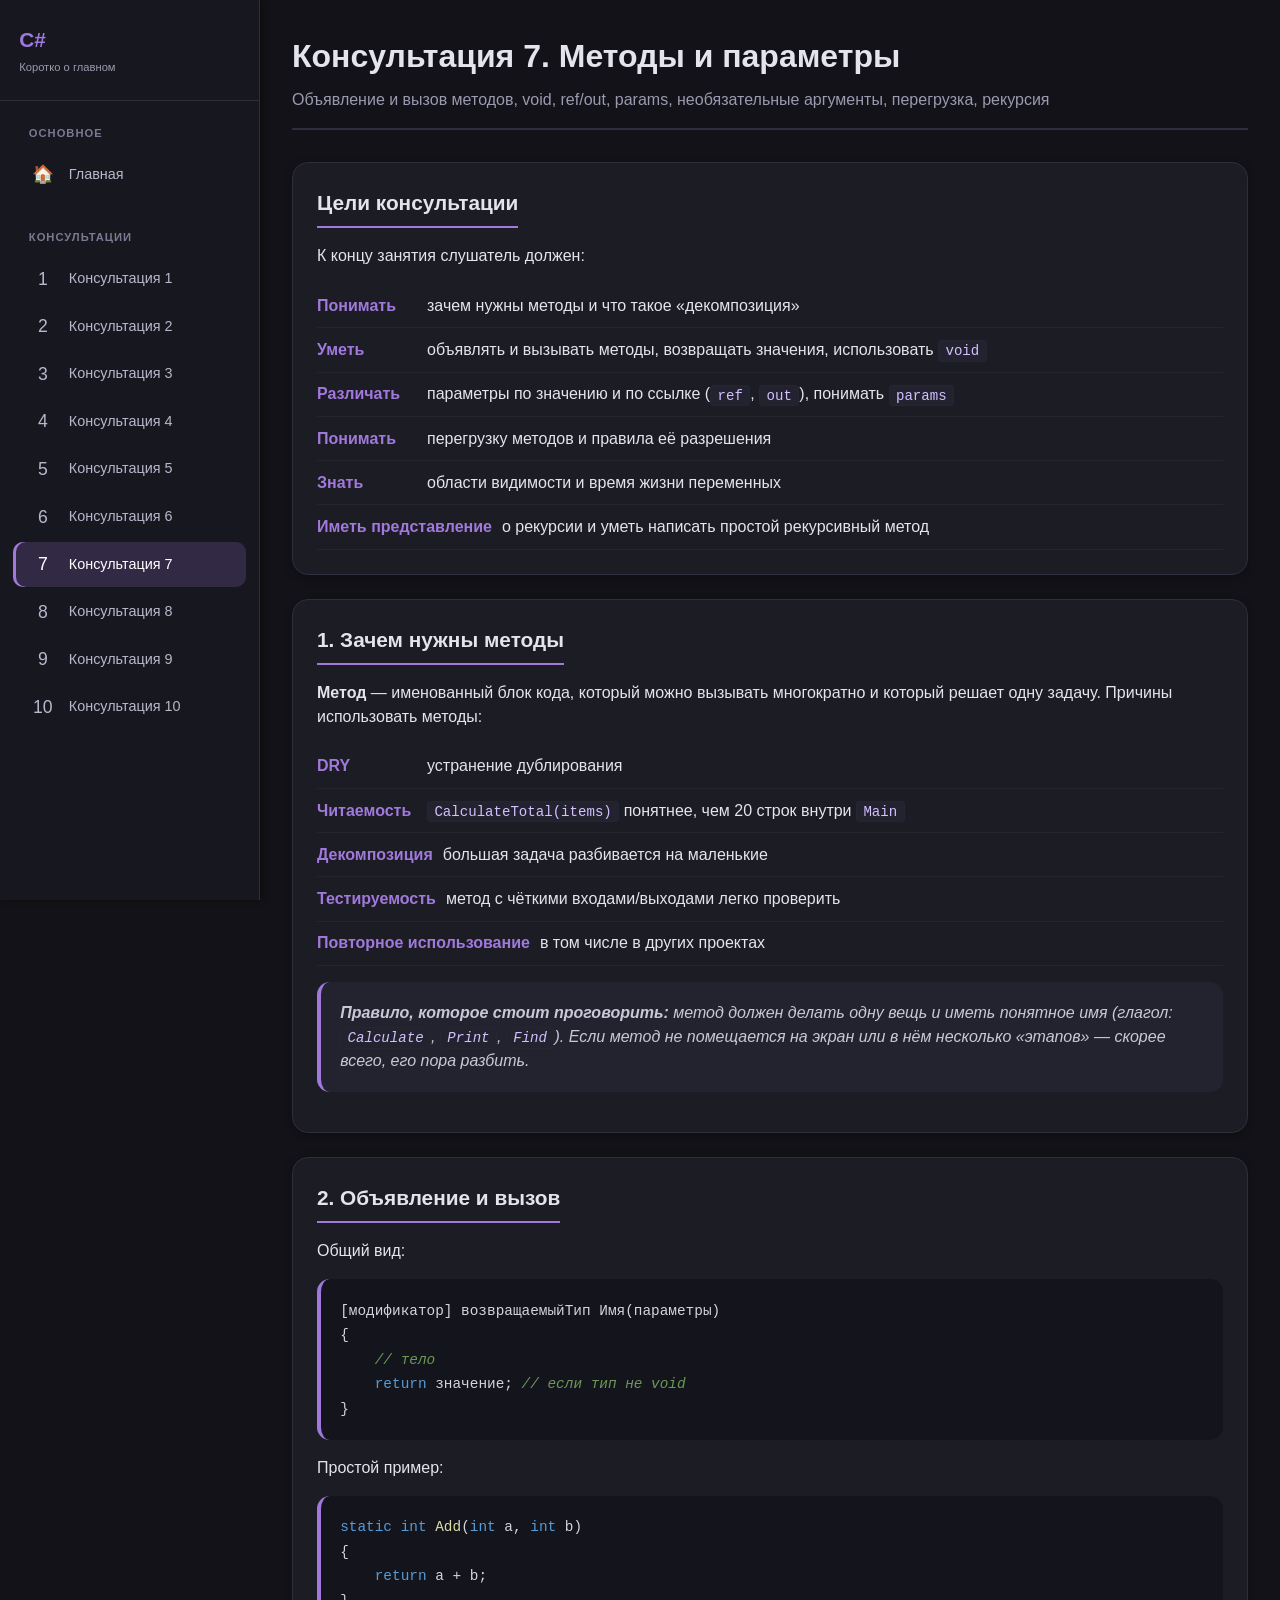
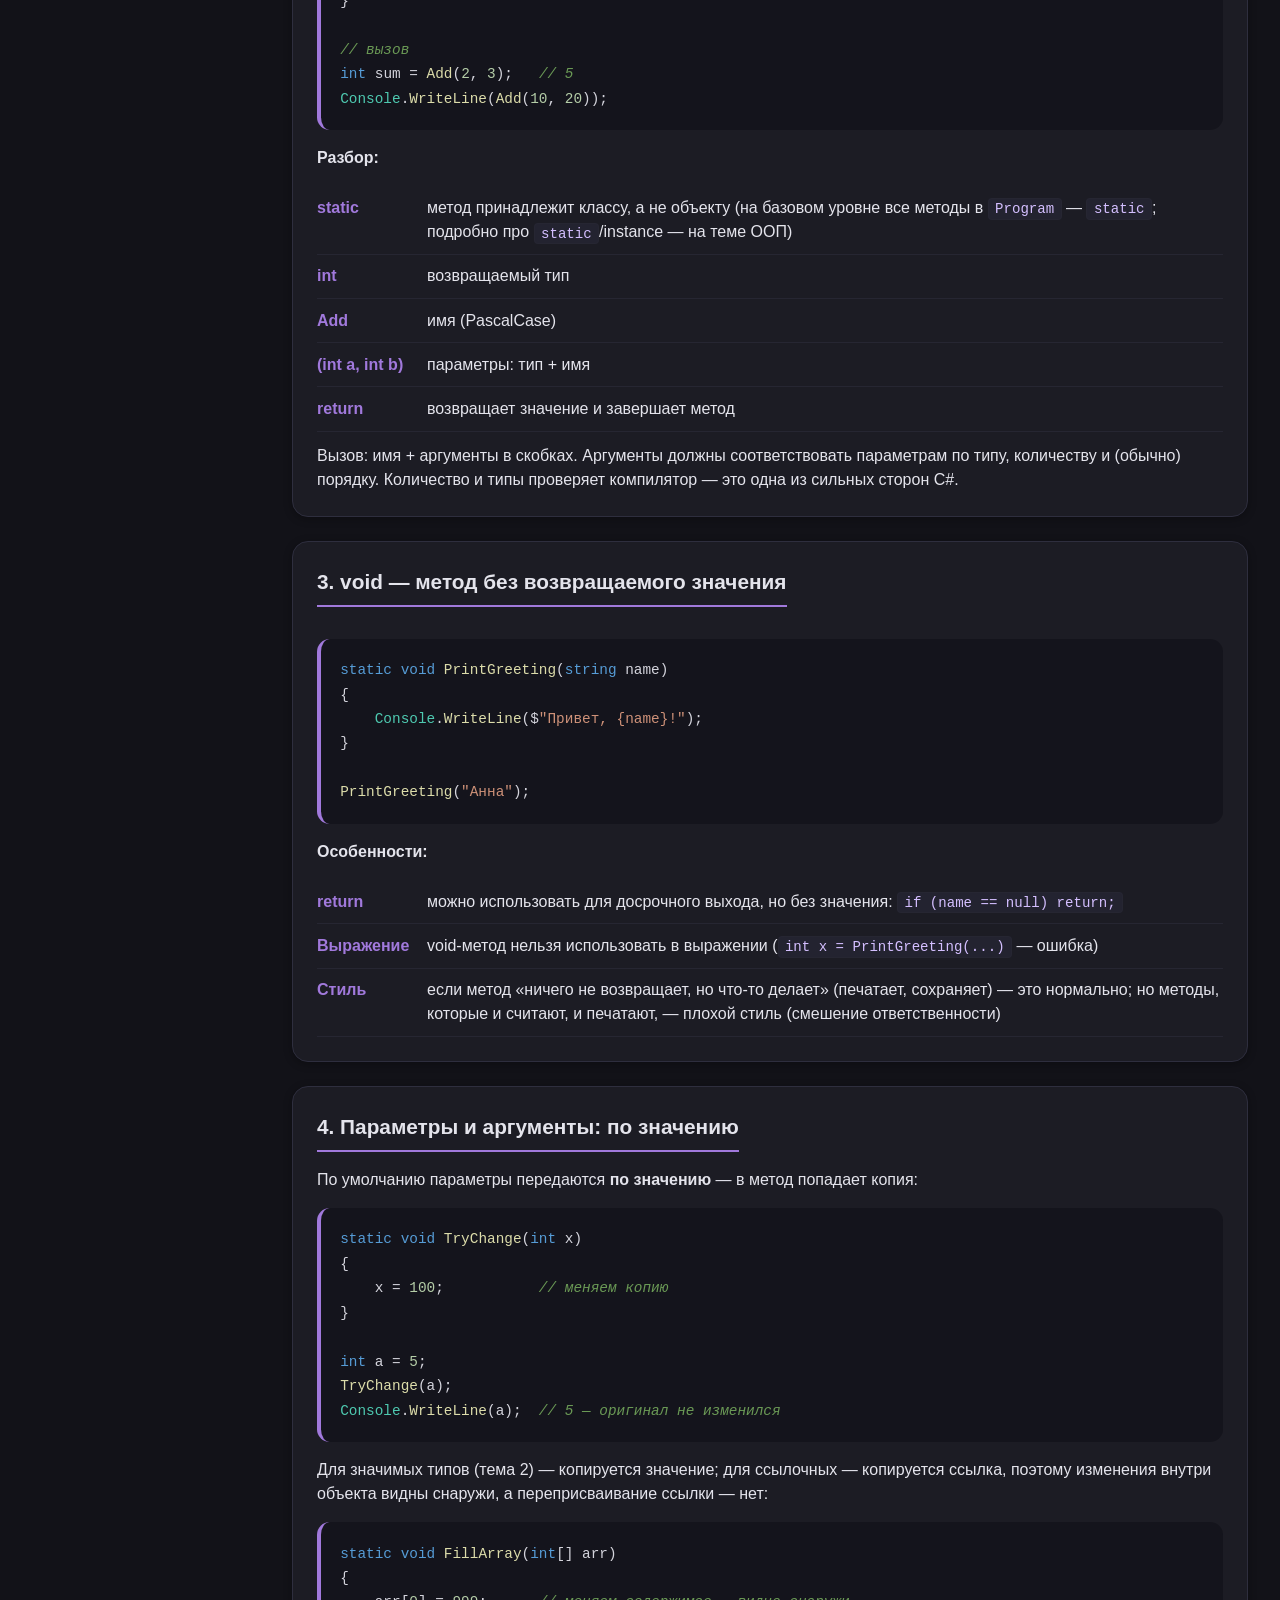
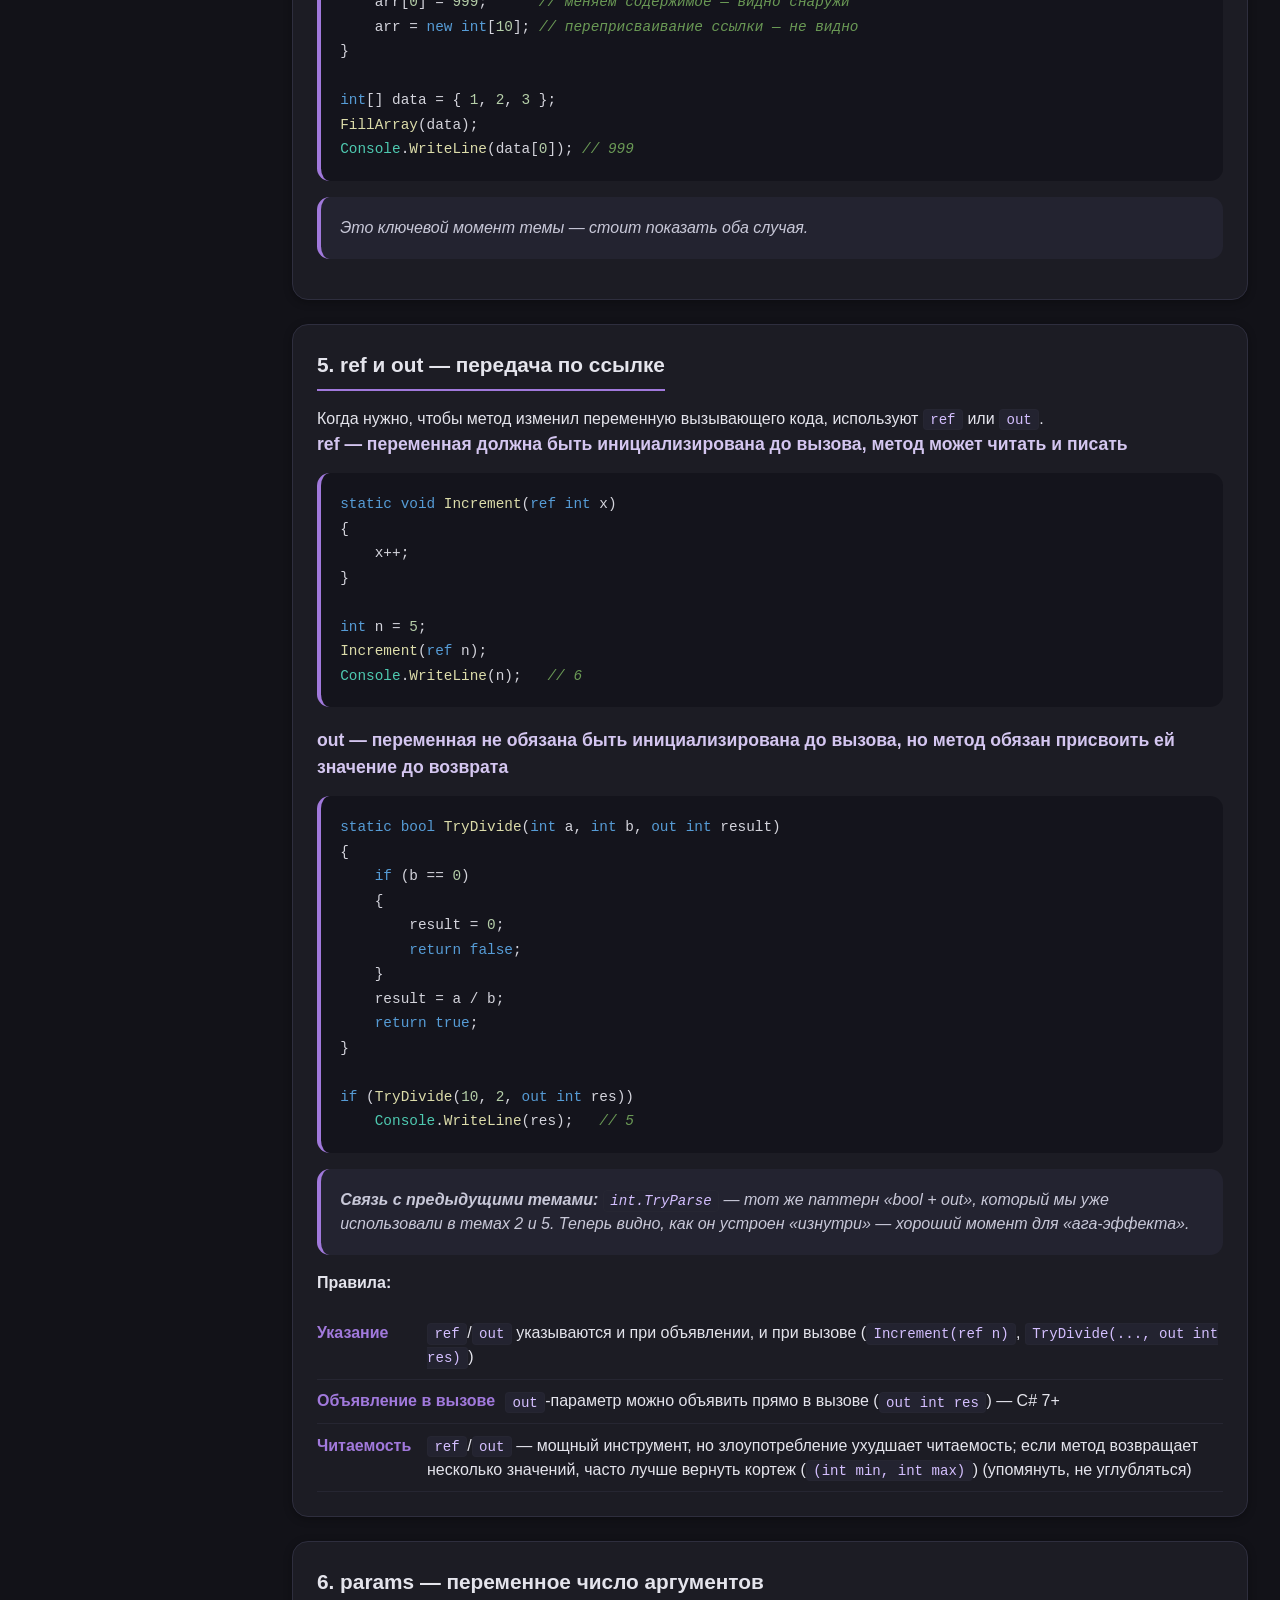
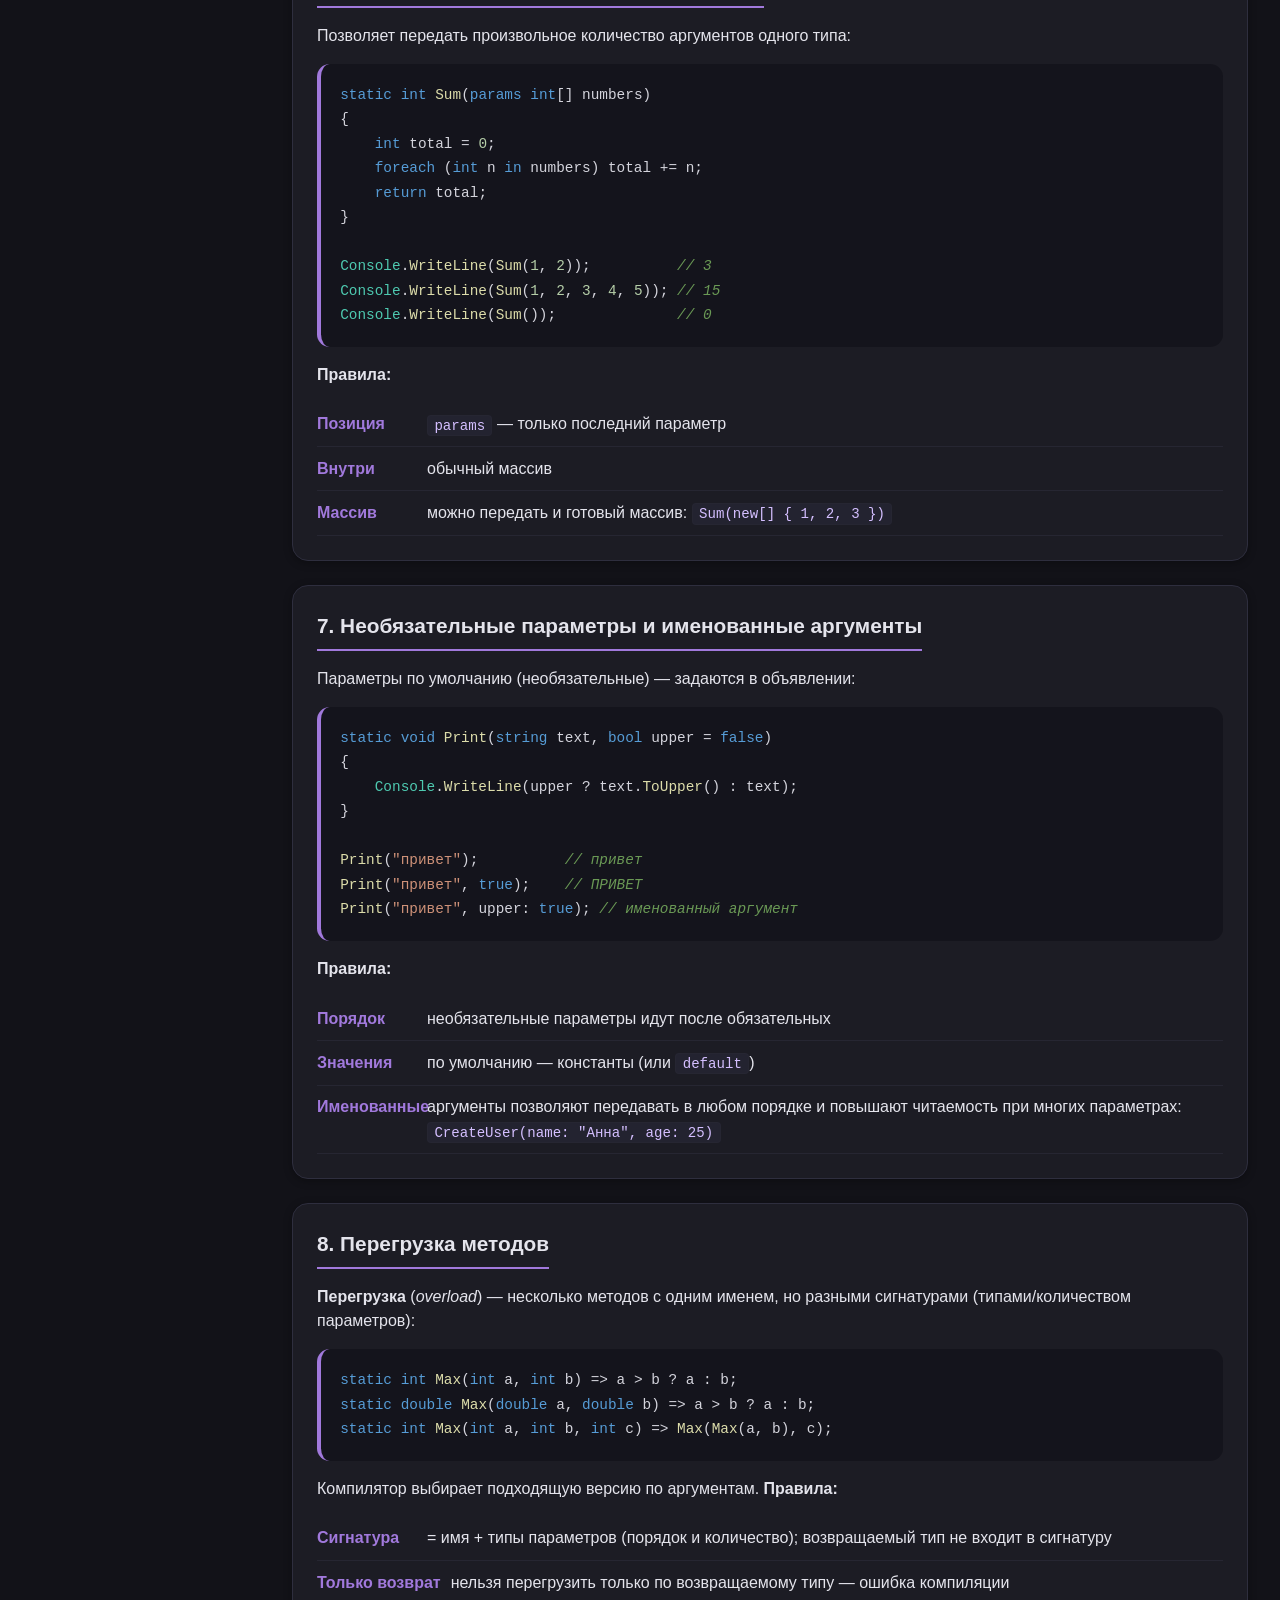
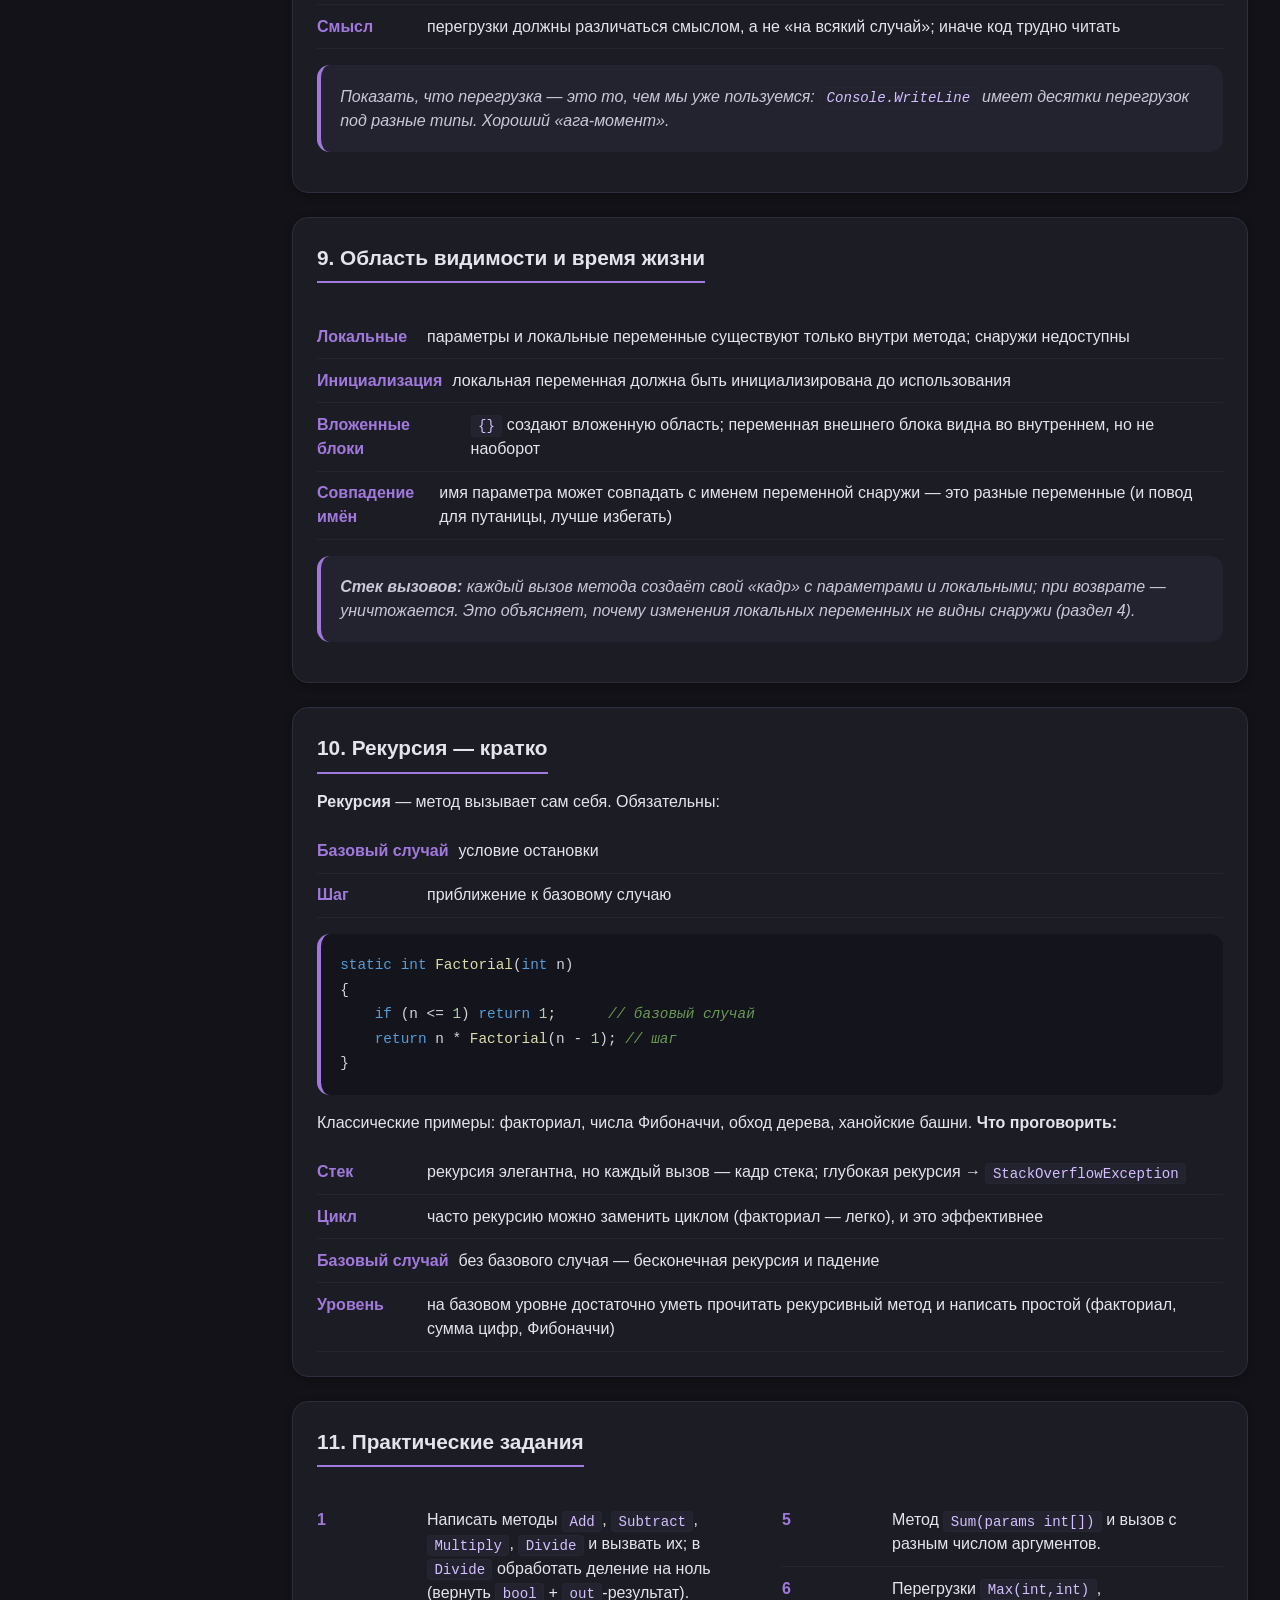
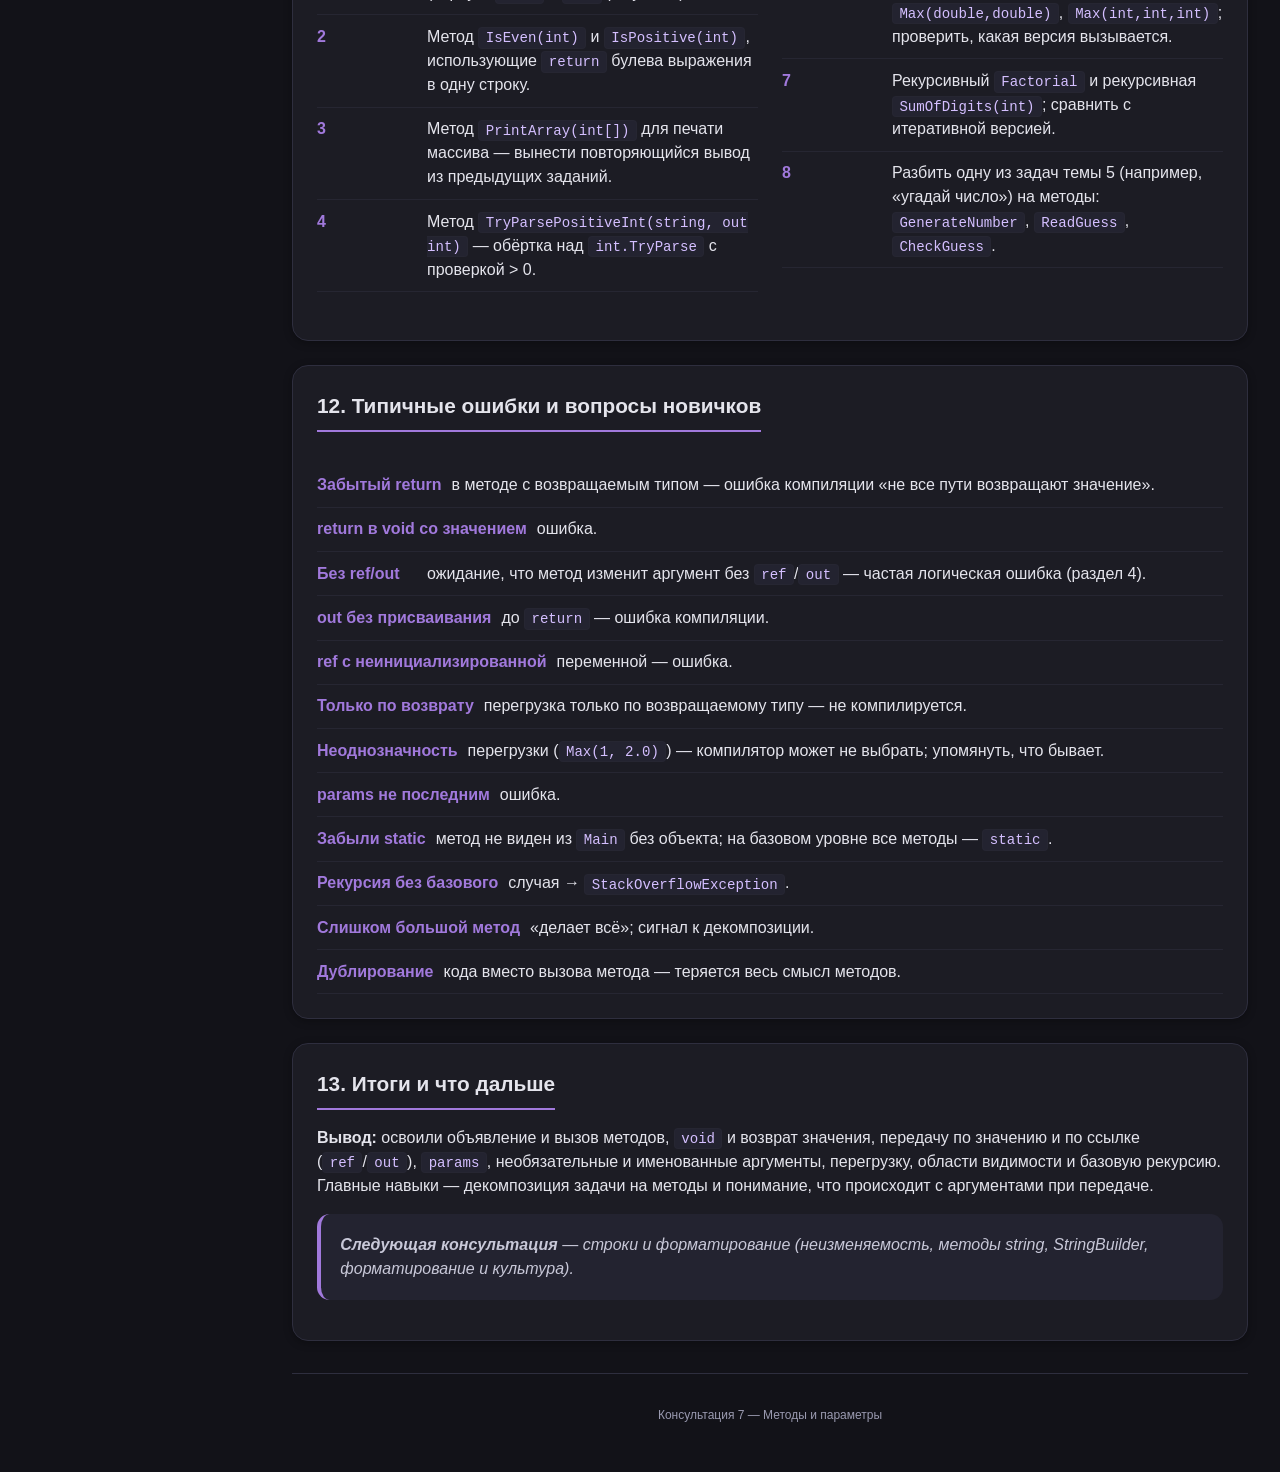
<file: 7.html>
<!DOCTYPE html>
<html lang="ru">
<head>
    <link rel="stylesheet" href="12.css">
    <meta charset="UTF-8">
    <meta name="viewport" content="width=device-width, initial-scale=1.0">
    <title>Консультация 7 — Методы и параметры</title>
</head>
<body>

<!-- БОКОВАЯ ПАНЕЛЬ -->
<div class="sidebar" id="sidebar">
    <div class="sidebar-header">
        <h3>C#</h3>
        <p>Коротко о главном</p>
    </div>
    <div class="sidebar-nav">
        <div class="nav-group">
            <div class="nav-group-title">Основное</div>
            <div class="nav-item">
                <a href="index.html">
                    <span class="nav-icon">🏠</span>
                    <span>Главная</span>
                </a>
            </div>
        </div>
        <div class="nav-group">
            <div class="nav-group-title">Консультации</div>
            <div class="nav-item">
                <a href="1.html"><span class="nav-icon">1</span><span>Консультация 1</span></a>
            </div>
            <div class="nav-item">
                <a href="2.html"><span class="nav-icon">2</span><span>Консультация 2</span></a>
            </div>
            <div class="nav-item">
                <a href="3.html"><span class="nav-icon">3</span><span>Консультация 3</span></a>
            </div>
            <div class="nav-item">
                <a href="4.html"><span class="nav-icon">4</span><span>Консультация 4</span></a>
            </div>
            <div class="nav-item">
                <a href="5.html"><span class="nav-icon">5</span><span>Консультация 5</span></a>
            </div>
            <div class="nav-item">
                <a href="6.html"><span class="nav-icon">6</span><span>Консультация 6</span></a>
            </div>
            <div class="nav-item active">
                <a href="7.html"><span class="nav-icon">7</span><span>Консультация 7</span></a>
            </div>
            <div class="nav-item">
                <a href="8.html"><span class="nav-icon">8</span><span>Консультация 8</span></a>
            </div>
            <div class="nav-item">
                <a href="9.html"><span class="nav-icon">9</span><span>Консультация 9</span></a>
            </div>
            <div class="nav-item">
                <a href="10.html"><span class="nav-icon">10</span><span>Консультация 10</span></a>
            </div>
        </div>
    </div>
</div>

<div class="mobile-menu-btn" onclick="document.getElementById('sidebar').classList.toggle('open')">
    ☰ Меню
</div>

<!-- ОСНОВНОЙ КОНТЕНТ -->
<div class="main-content">

    <div class="page-header">
        <h1>Консультация 7. Методы и параметры</h1>
        <p class="subtitle">Объявление и вызов методов, void, ref/out, params, необязательные аргументы, перегрузка, рекурсия</p>
    </div>

    <!-- ЦЕЛИ -->
    <div class="card">
        <h2>Цели консультации</h2>
        <p>К концу занятия слушатель должен:</p>
        <ul class="feature-list">
            <li><strong>Понимать</strong><span>зачем нужны методы и что такое «декомпозиция»</span></li>
            <li><strong>Уметь</strong><span>объявлять и вызывать методы, возвращать значения, использовать <code>void</code></span></li>
            <li><strong>Различать</strong><span>параметры по значению и по ссылке (<code>ref</code>, <code>out</code>), понимать <code>params</code></span></li>
            <li><strong>Понимать</strong><span>перегрузку методов и правила её разрешения</span></li>
            <li><strong>Знать</strong><span>области видимости и время жизни переменных</span></li>
            <li><strong>Иметь представление</strong><span>о рекурсии и уметь написать простой рекурсивный метод</span></li>
        </ul>
    </div>

    <!-- 1. ЗАЧЕМ НУЖНЫ МЕТОДЫ -->
    <div class="card">
        <h2>1. Зачем нужны методы</h2>
        <p><strong>Метод</strong> — именованный блок кода, который можно вызывать многократно и который решает одну задачу. Причины использовать методы:</p>
        <ul class="feature-list">
            <li><strong>DRY</strong><span>устранение дублирования</span></li>
            <li><strong>Читаемость</strong><span><code>CalculateTotal(items)</code> понятнее, чем 20 строк внутри <code>Main</code></span></li>
            <li><strong>Декомпозиция</strong><span>большая задача разбивается на маленькие</span></li>
            <li><strong>Тестируемость</strong><span>метод с чёткими входами/выходами легко проверить</span></li>
            <li><strong>Повторное использование</strong><span>в том числе в других проектах</span></li>
        </ul>

        <div class="quote-block">
            <strong>Правило, которое стоит проговорить:</strong> метод должен делать одну вещь и иметь понятное имя (глагол: <code>Calculate</code>, <code>Print</code>, <code>Find</code>). Если метод не помещается на экран или в нём несколько «этапов» — скорее всего, его пора разбить.
        </div>
    </div>

    <!-- 2. ОБЪЯВЛЕНИЕ И ВЫЗОВ -->
    <div class="card">
        <h2>2. Объявление и вызов</h2>
        <p>Общий вид:</p>
        <div class="code-block">[модификатор] возвращаемыйТип Имя(параметры)
{
    <span class="cmt">// тело</span>
    <span class="kw">return</span> значение; <span class="cmt">// если тип не void</span>
}</div>

        <p style="margin-top:0.75rem;">Простой пример:</p>
        <div class="code-block"><span class="kw">static</span> <span class="kw">int</span> <span class="fn">Add</span>(<span class="kw">int</span> a, <span class="kw">int</span> b)
{
    <span class="kw">return</span> a + b;
}

<span class="cmt">// вызов</span>
<span class="kw">int</span> sum = <span class="fn">Add</span>(<span class="num">2</span>, <span class="num">3</span>);   <span class="cmt">// 5</span>
<span class="type">Console</span>.<span class="fn">WriteLine</span>(<span class="fn">Add</span>(<span class="num">10</span>, <span class="num">20</span>));</div>

        <p style="margin-top:0.75rem;"><strong>Разбор:</strong></p>
        <ul class="feature-list">
            <li><strong>static</strong><span>метод принадлежит классу, а не объекту (на базовом уровне все методы в <code>Program</code> — <code>static</code>; подробно про <code>static</code>/instance — на теме ООП)</span></li>
            <li><strong>int</strong><span>возвращаемый тип</span></li>
            <li><strong>Add</strong><span>имя (PascalCase)</span></li>
            <li><strong>(int a, int b)</strong><span>параметры: тип + имя</span></li>
            <li><strong>return</strong><span>возвращает значение и завершает метод</span></li>
        </ul>

        <p style="margin-top:0.75rem;">Вызов: имя + аргументы в скобках. Аргументы должны соответствовать параметрам по типу, количеству и (обычно) порядку. Количество и типы проверяет компилятор — это одна из сильных сторон C#.</p>
    </div>

    <!-- 3. VOID -->
    <div class="card">
        <h2>3. void — метод без возвращаемого значения</h2>
        <div class="code-block"><span class="kw">static</span> <span class="kw">void</span> <span class="fn">PrintGreeting</span>(<span class="kw">string</span> name)
{
    <span class="type">Console</span>.<span class="fn">WriteLine</span>($<span class="str">"Привет, {name}!"</span>);
}

<span class="fn">PrintGreeting</span>(<span class="str">"Анна"</span>);</div>

        <p style="margin-top:0.75rem;"><strong>Особенности:</strong></p>
        <ul class="feature-list">
            <li><strong>return</strong><span>можно использовать для досрочного выхода, но без значения: <code>if (name == null) return;</code></span></li>
            <li><strong>Выражение</strong><span>void-метод нельзя использовать в выражении (<code>int x = PrintGreeting(...)</code> — ошибка)</span></li>
            <li><strong>Стиль</strong><span>если метод «ничего не возвращает, но что-то делает» (печатает, сохраняет) — это нормально; но методы, которые и считают, и печатают, — плохой стиль (смешение ответственности)</span></li>
        </ul>
    </div>

    <!-- 4. ПАРАМЕТРЫ ПО ЗНАЧЕНИЮ -->
    <div class="card">
        <h2>4. Параметры и аргументы: по значению</h2>
        <p>По умолчанию параметры передаются <strong>по значению</strong> — в метод попадает копия:</p>
        <div class="code-block"><span class="kw">static</span> <span class="kw">void</span> <span class="fn">TryChange</span>(<span class="kw">int</span> x)
{
    x = <span class="num">100</span>;           <span class="cmt">// меняем копию</span>
}

<span class="kw">int</span> a = <span class="num">5</span>;
<span class="fn">TryChange</span>(a);
<span class="type">Console</span>.<span class="fn">WriteLine</span>(a);  <span class="cmt">// 5 — оригинал не изменился</span></div>

        <p style="margin-top:0.75rem;">Для значимых типов (тема 2) — копируется значение; для ссылочных — копируется ссылка, поэтому изменения внутри объекта видны снаружи, а переприсваивание ссылки — нет:</p>
        <div class="code-block"><span class="kw">static</span> <span class="kw">void</span> <span class="fn">FillArray</span>(<span class="kw">int</span>[] arr)
{
    arr[<span class="num">0</span>] = <span class="num">999</span>;      <span class="cmt">// меняем содержимое — видно снаружи</span>
    arr = <span class="kw">new</span> <span class="kw">int</span>[<span class="num">10</span>]; <span class="cmt">// переприсваивание ссылки — не видно</span>
}

<span class="kw">int</span>[] data = { <span class="num">1</span>, <span class="num">2</span>, <span class="num">3</span> };
<span class="fn">FillArray</span>(data);
<span class="type">Console</span>.<span class="fn">WriteLine</span>(data[<span class="num">0</span>]); <span class="cmt">// 999</span></div>

        <div class="quote-block">
            Это ключевой момент темы — стоит показать оба случая.
        </div>
    </div>

    <!-- 5. REF И OUT -->
    <div class="card">
        <h2>5. ref и out — передача по ссылке</h2>
        <p>Когда нужно, чтобы метод изменил переменную вызывающего кода, используют <code>ref</code> или <code>out</code>.</p>

        <h3>ref — переменная должна быть инициализирована до вызова, метод может читать и писать</h3>
        <div class="code-block"><span class="kw">static</span> <span class="kw">void</span> <span class="fn">Increment</span>(<span class="kw">ref</span> <span class="kw">int</span> x)
{
    x++;
}

<span class="kw">int</span> n = <span class="num">5</span>;
<span class="fn">Increment</span>(<span class="kw">ref</span> n);
<span class="type">Console</span>.<span class="fn">WriteLine</span>(n);   <span class="cmt">// 6</span></div>

        <h3 style="margin-top:1.25rem;">out — переменная не обязана быть инициализирована до вызова, но метод обязан присвоить ей значение до возврата</h3>
        <div class="code-block"><span class="kw">static</span> <span class="kw">bool</span> <span class="fn">TryDivide</span>(<span class="kw">int</span> a, <span class="kw">int</span> b, <span class="kw">out</span> <span class="kw">int</span> result)
{
    <span class="kw">if</span> (b == <span class="num">0</span>)
    {
        result = <span class="num">0</span>;
        <span class="kw">return</span> <span class="kw">false</span>;
    }
    result = a / b;
    <span class="kw">return</span> <span class="kw">true</span>;
}

<span class="kw">if</span> (<span class="fn">TryDivide</span>(<span class="num">10</span>, <span class="num">2</span>, <span class="kw">out</span> <span class="kw">int</span> res))
    <span class="type">Console</span>.<span class="fn">WriteLine</span>(res);   <span class="cmt">// 5</span></div>

        <div class="quote-block">
            <strong>Связь с предыдущими темами:</strong> <code>int.TryParse</code> — тот же паттерн «bool + out», который мы уже использовали в темах 2 и 5. Теперь видно, как он устроен «изнутри» — хороший момент для «ага-эффекта».
        </div>

        <p style="margin-top:0.75rem;"><strong>Правила:</strong></p>
        <ul class="feature-list">
            <li><strong>Указание</strong><span><code>ref</code>/<code>out</code> указываются и при объявлении, и при вызове (<code>Increment(ref n)</code>, <code>TryDivide(..., out int res)</code>)</span></li>
            <li><strong>Объявление в вызове</strong><span><code>out</code>-параметр можно объявить прямо в вызове (<code>out int res</code>) — C# 7+</span></li>
            <li><strong>Читаемость</strong><span><code>ref</code>/<code>out</code> — мощный инструмент, но злоупотребление ухудшает читаемость; если метод возвращает несколько значений, часто лучше вернуть кортеж (<code>(int min, int max)</code>) (упомянуть, не углубляться)</span></li>
        </ul>
    </div>

    <!-- 6. PARAMS -->
    <div class="card">
        <h2>6. params — переменное число аргументов</h2>
        <p>Позволяет передать произвольное количество аргументов одного типа:</p>
        <div class="code-block"><span class="kw">static</span> <span class="kw">int</span> <span class="fn">Sum</span>(<span class="kw">params</span> <span class="kw">int</span>[] numbers)
{
    <span class="kw">int</span> total = <span class="num">0</span>;
    <span class="kw">foreach</span> (<span class="kw">int</span> n <span class="kw">in</span> numbers) total += n;
    <span class="kw">return</span> total;
}

<span class="type">Console</span>.<span class="fn">WriteLine</span>(<span class="fn">Sum</span>(<span class="num">1</span>, <span class="num">2</span>));          <span class="cmt">// 3</span>
<span class="type">Console</span>.<span class="fn">WriteLine</span>(<span class="fn">Sum</span>(<span class="num">1</span>, <span class="num">2</span>, <span class="num">3</span>, <span class="num">4</span>, <span class="num">5</span>)); <span class="cmt">// 15</span>
<span class="type">Console</span>.<span class="fn">WriteLine</span>(<span class="fn">Sum</span>());              <span class="cmt">// 0</span></div>

        <p style="margin-top:0.75rem;"><strong>Правила:</strong></p>
        <ul class="feature-list">
            <li><strong>Позиция</strong><span><code>params</code> — только последний параметр</span></li>
            <li><strong>Внутри</strong><span>обычный массив</span></li>
            <li><strong>Массив</strong><span>можно передать и готовый массив: <code>Sum(new[] { 1, 2, 3 })</code></span></li>
        </ul>
    </div>

    <!-- 7. НЕОБЯЗАТЕЛЬНЫЕ ПАРАМЕТРЫ -->
    <div class="card">
        <h2>7. Необязательные параметры и именованные аргументы</h2>
        <p>Параметры по умолчанию (необязательные) — задаются в объявлении:</p>
        <div class="code-block"><span class="kw">static</span> <span class="kw">void</span> <span class="fn">Print</span>(<span class="kw">string</span> text, <span class="kw">bool</span> upper = <span class="kw">false</span>)
{
    <span class="type">Console</span>.<span class="fn">WriteLine</span>(upper ? text.<span class="fn">ToUpper</span>() : text);
}

<span class="fn">Print</span>(<span class="str">"привет"</span>);          <span class="cmt">// привет</span>
<span class="fn">Print</span>(<span class="str">"привет"</span>, <span class="kw">true</span>);    <span class="cmt">// ПРИВЕТ</span>
<span class="fn">Print</span>(<span class="str">"привет"</span>, upper: <span class="kw">true</span>); <span class="cmt">// именованный аргумент</span></div>

        <p style="margin-top:0.75rem;"><strong>Правила:</strong></p>
        <ul class="feature-list">
            <li><strong>Порядок</strong><span>необязательные параметры идут после обязательных</span></li>
            <li><strong>Значения</strong><span>по умолчанию — константы (или <code>default</code>)</span></li>
            <li><strong>Именованные</strong><span>аргументы позволяют передавать в любом порядке и повышают читаемость при многих параметрах: <code>CreateUser(name: "Анна", age: 25)</code></span></li>
        </ul>
    </div>

    <!-- 8. ПЕРЕГРУЗКА -->
    <div class="card">
        <h2>8. Перегрузка методов</h2>
        <p><strong>Перегрузка</strong> (<em>overload</em>) — несколько методов с одним именем, но разными сигнатурами (типами/количеством параметров):</p>
        <div class="code-block"><span class="kw">static</span> <span class="kw">int</span> <span class="fn">Max</span>(<span class="kw">int</span> a, <span class="kw">int</span> b) =&gt; a &gt; b ? a : b;
<span class="kw">static</span> <span class="kw">double</span> <span class="fn">Max</span>(<span class="kw">double</span> a, <span class="kw">double</span> b) =&gt; a &gt; b ? a : b;
<span class="kw">static</span> <span class="kw">int</span> <span class="fn">Max</span>(<span class="kw">int</span> a, <span class="kw">int</span> b, <span class="kw">int</span> c) =&gt; <span class="fn">Max</span>(<span class="fn">Max</span>(a, b), c);</div>

        <p style="margin-top:0.75rem;">Компилятор выбирает подходящую версию по аргументам. <strong>Правила:</strong></p>
        <ul class="feature-list">
            <li><strong>Сигнатура</strong><span>= имя + типы параметров (порядок и количество); возвращаемый тип не входит в сигнатуру</span></li>
            <li><strong>Только возврат</strong><span>нельзя перегрузить только по возвращаемому типу — ошибка компиляции</span></li>
            <li><strong>Смысл</strong><span>перегрузки должны различаться смыслом, а не «на всякий случай»; иначе код трудно читать</span></li>
        </ul>

        <div class="quote-block">
            Показать, что перегрузка — это то, чем мы уже пользуемся: <code>Console.WriteLine</code> имеет десятки перегрузок под разные типы. Хороший «ага-момент».
        </div>
    </div>

    <!-- 9. ОБЛАСТЬ ВИДИМОСТИ -->
    <div class="card">
        <h2>9. Область видимости и время жизни</h2>
        <ul class="feature-list">
            <li><strong>Локальные</strong><span>параметры и локальные переменные существуют только внутри метода; снаружи недоступны</span></li>
            <li><strong>Инициализация</strong><span>локальная переменная должна быть инициализирована до использования</span></li>
            <li><strong>Вложенные блоки</strong><span><code>{}</code> создают вложенную область; переменная внешнего блока видна во внутреннем, но не наоборот</span></li>
            <li><strong>Совпадение имён</strong><span>имя параметра может совпадать с именем переменной снаружи — это разные переменные (и повод для путаницы, лучше избегать)</span></li>
        </ul>

        <div class="quote-block">
            <strong>Стек вызовов:</strong> каждый вызов метода создаёт свой «кадр» с параметрами и локальными; при возврате — уничтожается. Это объясняет, почему изменения локальных переменных не видны снаружи (раздел 4).
        </div>
    </div>

    <!-- 10. РЕКУРСИЯ -->
    <div class="card">
        <h2>10. Рекурсия — кратко</h2>
        <p><strong>Рекурсия</strong> — метод вызывает сам себя. Обязательны:</p>
        <ul class="feature-list">
            <li><strong>Базовый случай</strong><span>условие остановки</span></li>
            <li><strong>Шаг</strong><span>приближение к базовому случаю</span></li>
        </ul>

        <div class="code-block" style="margin-top:1rem;"><span class="kw">static</span> <span class="kw">int</span> <span class="fn">Factorial</span>(<span class="kw">int</span> n)
{
    <span class="kw">if</span> (n &lt;= <span class="num">1</span>) <span class="kw">return</span> <span class="num">1</span>;      <span class="cmt">// базовый случай</span>
    <span class="kw">return</span> n * <span class="fn">Factorial</span>(n - <span class="num">1</span>); <span class="cmt">// шаг</span>
}</div>

        <p style="margin-top:0.75rem;">Классические примеры: факториал, числа Фибоначчи, обход дерева, ханойские башни. <strong>Что проговорить:</strong></p>
        <ul class="feature-list">
            <li><strong>Стек</strong><span>рекурсия элегантна, но каждый вызов — кадр стека; глубокая рекурсия → <code>StackOverflowException</code></span></li>
            <li><strong>Цикл</strong><span>часто рекурсию можно заменить циклом (факториал — легко), и это эффективнее</span></li>
            <li><strong>Базовый случай</strong><span>без базового случая — бесконечная рекурсия и падение</span></li>
            <li><strong>Уровень</strong><span>на базовом уровне достаточно уметь прочитать рекурсивный метод и написать простой (факториал, сумма цифр, Фибоначчи)</span></li>
        </ul>
    </div>

    <!-- 11. ПРАКТИЧЕСКИЕ ЗАДАНИЯ -->
    <div class="card">
        <h2>11. Практические задания</h2>
        <div class="grid-2">
            <div>
                <ul class="feature-list">
                    <li><strong>1</strong><span>Написать методы <code>Add</code>, <code>Subtract</code>, <code>Multiply</code>, <code>Divide</code> и вызвать их; в <code>Divide</code> обработать деление на ноль (вернуть <code>bool</code> + <code>out</code>-результат).</span></li>
                    <li><strong>2</strong><span>Метод <code>IsEven(int)</code> и <code>IsPositive(int)</code>, использующие <code>return</code> булева выражения в одну строку.</span></li>
                    <li><strong>3</strong><span>Метод <code>PrintArray(int[])</code> для печати массива — вынести повторяющийся вывод из предыдущих заданий.</span></li>
                    <li><strong>4</strong><span>Метод <code>TryParsePositiveInt(string, out int)</code> — обёртка над <code>int.TryParse</code> с проверкой &gt; 0.</span></li>
                </ul>
            </div>
            <div>
                <ul class="feature-list">
                    <li><strong>5</strong><span>Метод <code>Sum(params int[])</code> и вызов с разным числом аргументов.</span></li>
                    <li><strong>6</strong><span>Перегрузки <code>Max(int,int)</code>, <code>Max(double,double)</code>, <code>Max(int,int,int)</code>; проверить, какая версия вызывается.</span></li>
                    <li><strong>7</strong><span>Рекурсивный <code>Factorial</code> и рекурсивная <code>SumOfDigits(int)</code>; сравнить с итеративной версией.</span></li>
                    <li><strong>8</strong><span>Разбить одну из задач темы 5 (например, «угадай число») на методы: <code>GenerateNumber</code>, <code>ReadGuess</code>, <code>CheckGuess</code>.</span></li>
                </ul>
            </div>
        </div>
    </div>

    <!-- 12. ТИПИЧНЫЕ ОШИБКИ -->
    <div class="card">
        <h2>12. Типичные ошибки и вопросы новичков</h2>
        <ul class="feature-list">
            <li><strong>Забытый return</strong><span>в методе с возвращаемым типом — ошибка компиляции «не все пути возвращают значение».</span></li>
            <li><strong>return в void со значением</strong><span>ошибка.</span></li>
            <li><strong>Без ref/out</strong><span>ожидание, что метод изменит аргумент без <code>ref</code>/<code>out</code> — частая логическая ошибка (раздел 4).</span></li>
            <li><strong>out без присваивания</strong><span>до <code>return</code> — ошибка компиляции.</span></li>
            <li><strong>ref с неинициализированной</strong><span>переменной — ошибка.</span></li>
            <li><strong>Только по возврату</strong><span>перегрузка только по возвращаемому типу — не компилируется.</span></li>
            <li><strong>Неоднозначность</strong><span>перегрузки (<code>Max(1, 2.0)</code>) — компилятор может не выбрать; упомянуть, что бывает.</span></li>
            <li><strong>params не последним</strong><span>ошибка.</span></li>
            <li><strong>Забыли static</strong><span>метод не виден из <code>Main</code> без объекта; на базовом уровне все методы — <code>static</code>.</span></li>
            <li><strong>Рекурсия без базового</strong><span>случая → <code>StackOverflowException</code>.</span></li>
            <li><strong>Слишком большой метод</strong><span>«делает всё»; сигнал к декомпозиции.</span></li>
            <li><strong>Дублирование</strong><span>кода вместо вызова метода — теряется весь смысл методов.</span></li>
        </ul>
    </div>

    <!-- 13. ИТОГИ -->
    <div class="card">
        <h2>13. Итоги и что дальше</h2>
        <p><strong>Вывод:</strong> освоили объявление и вызов методов, <code>void</code> и возврат значения, передачу по значению и по ссылке (<code>ref</code>/<code>out</code>), <code>params</code>, необязательные и именованные аргументы, перегрузку, области видимости и базовую рекурсию. Главные навыки — декомпозиция задачи на методы и понимание, что происходит с аргументами при передаче.</p>

        <div class="quote-block">
            <strong>Следующая консультация</strong> — строки и форматирование (неизменяемость, методы string, StringBuilder, форматирование и культура).
        </div>
    </div>

    <div class="footer">
        Консультация 7 — Методы и параметры
    </div>

</div>

<script src="script.js"></script>
</body>
</html>
</file>
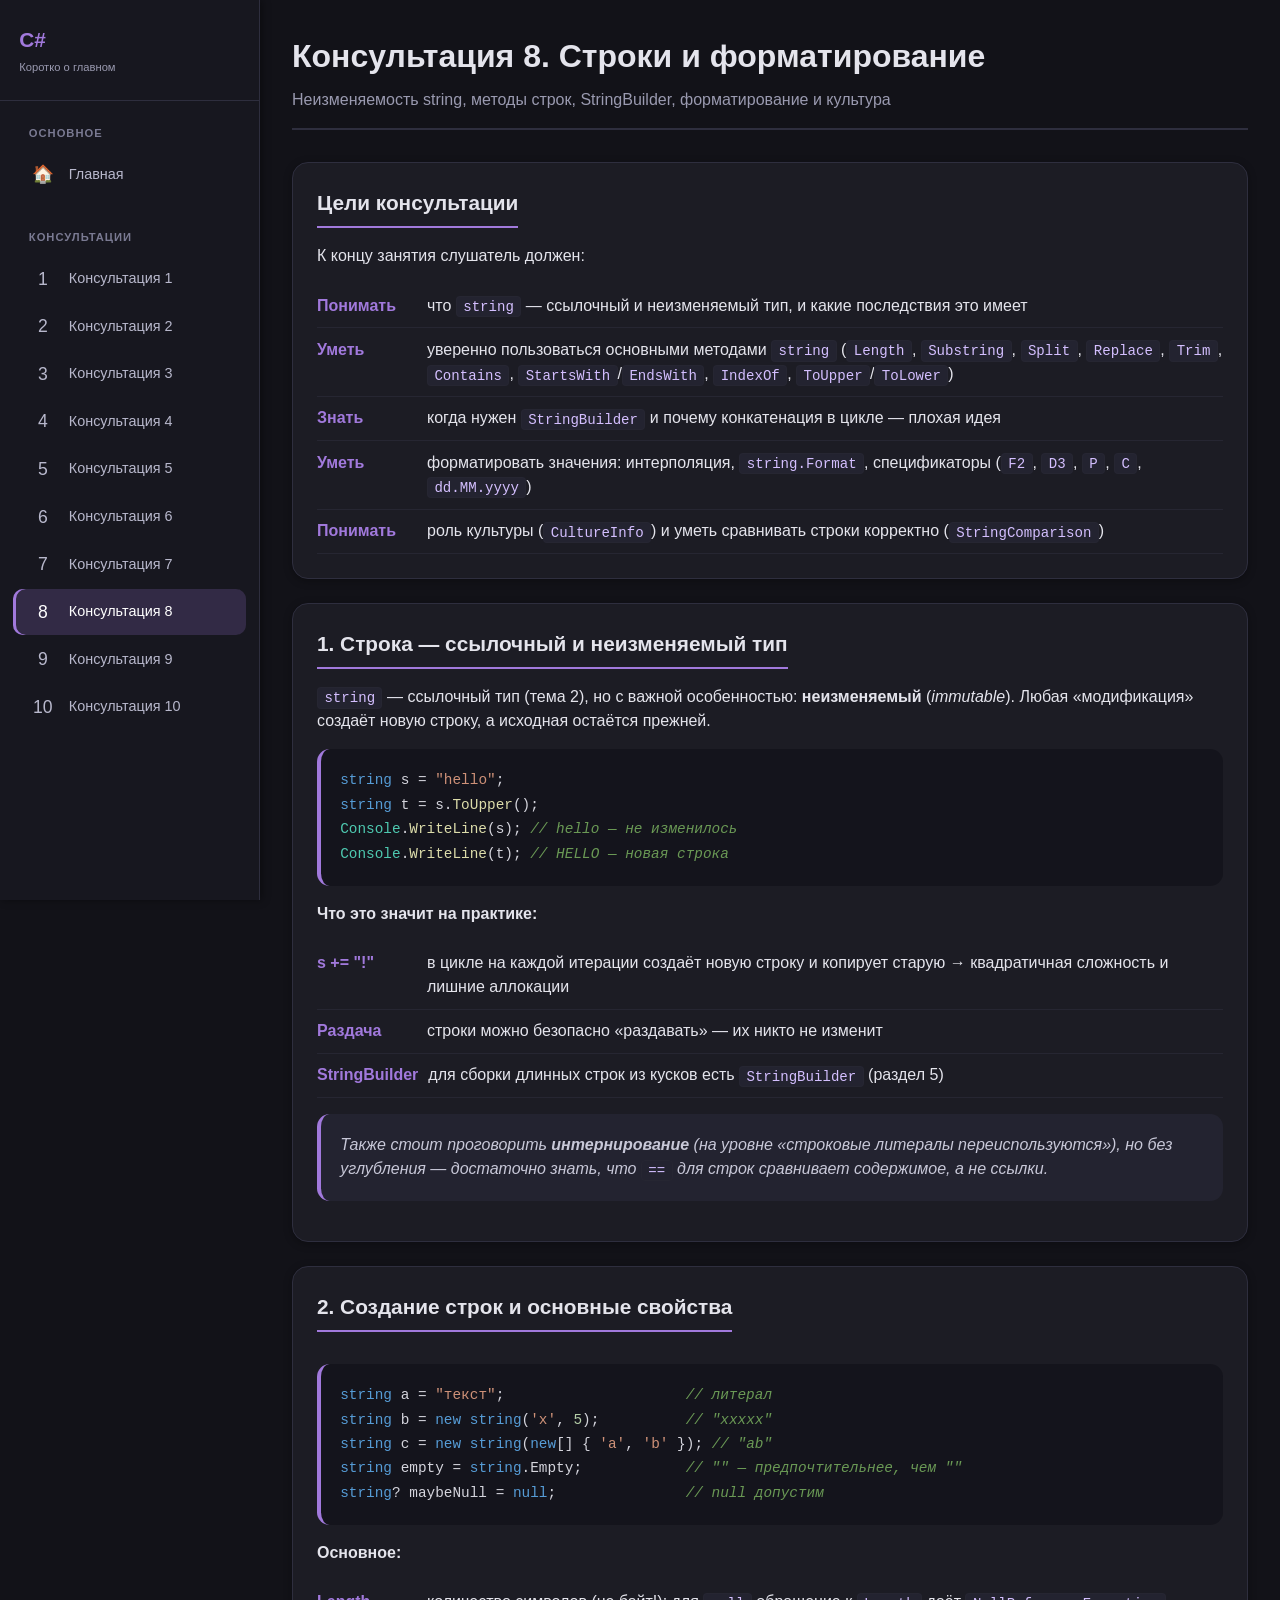
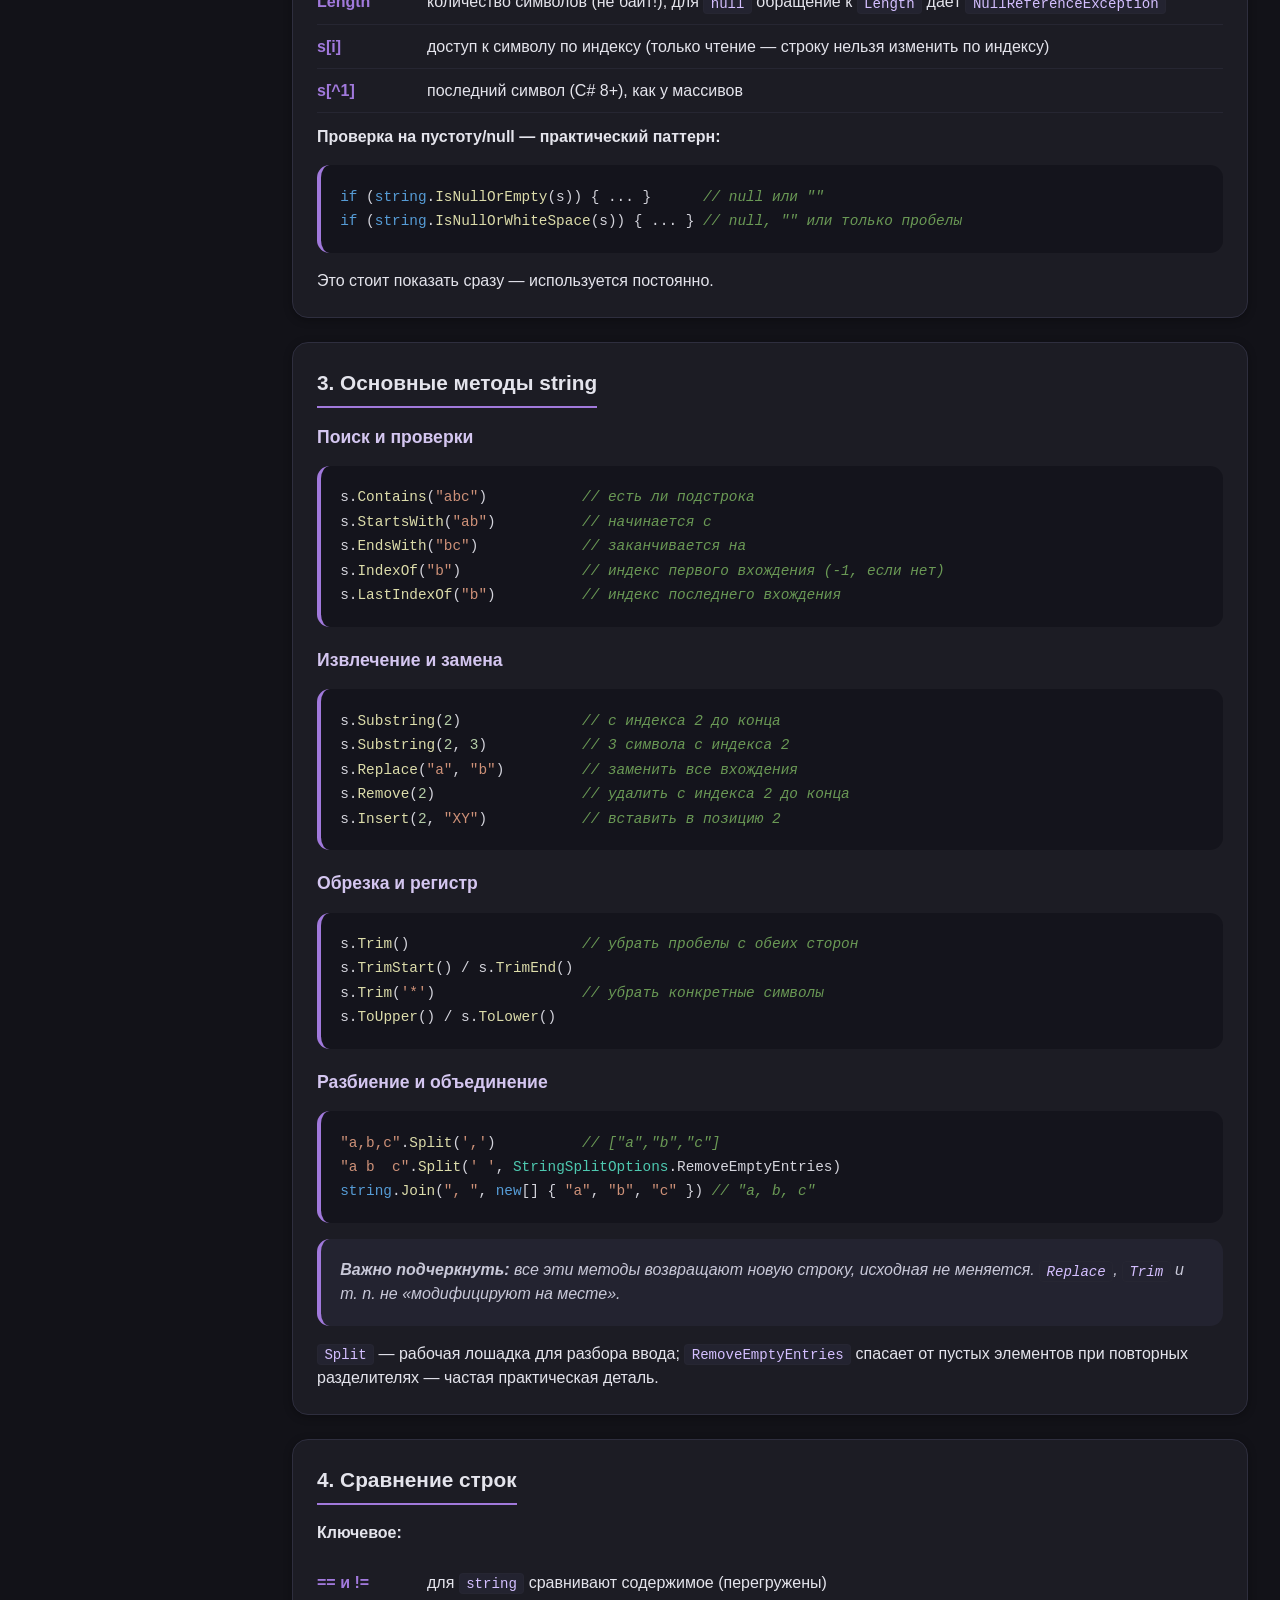
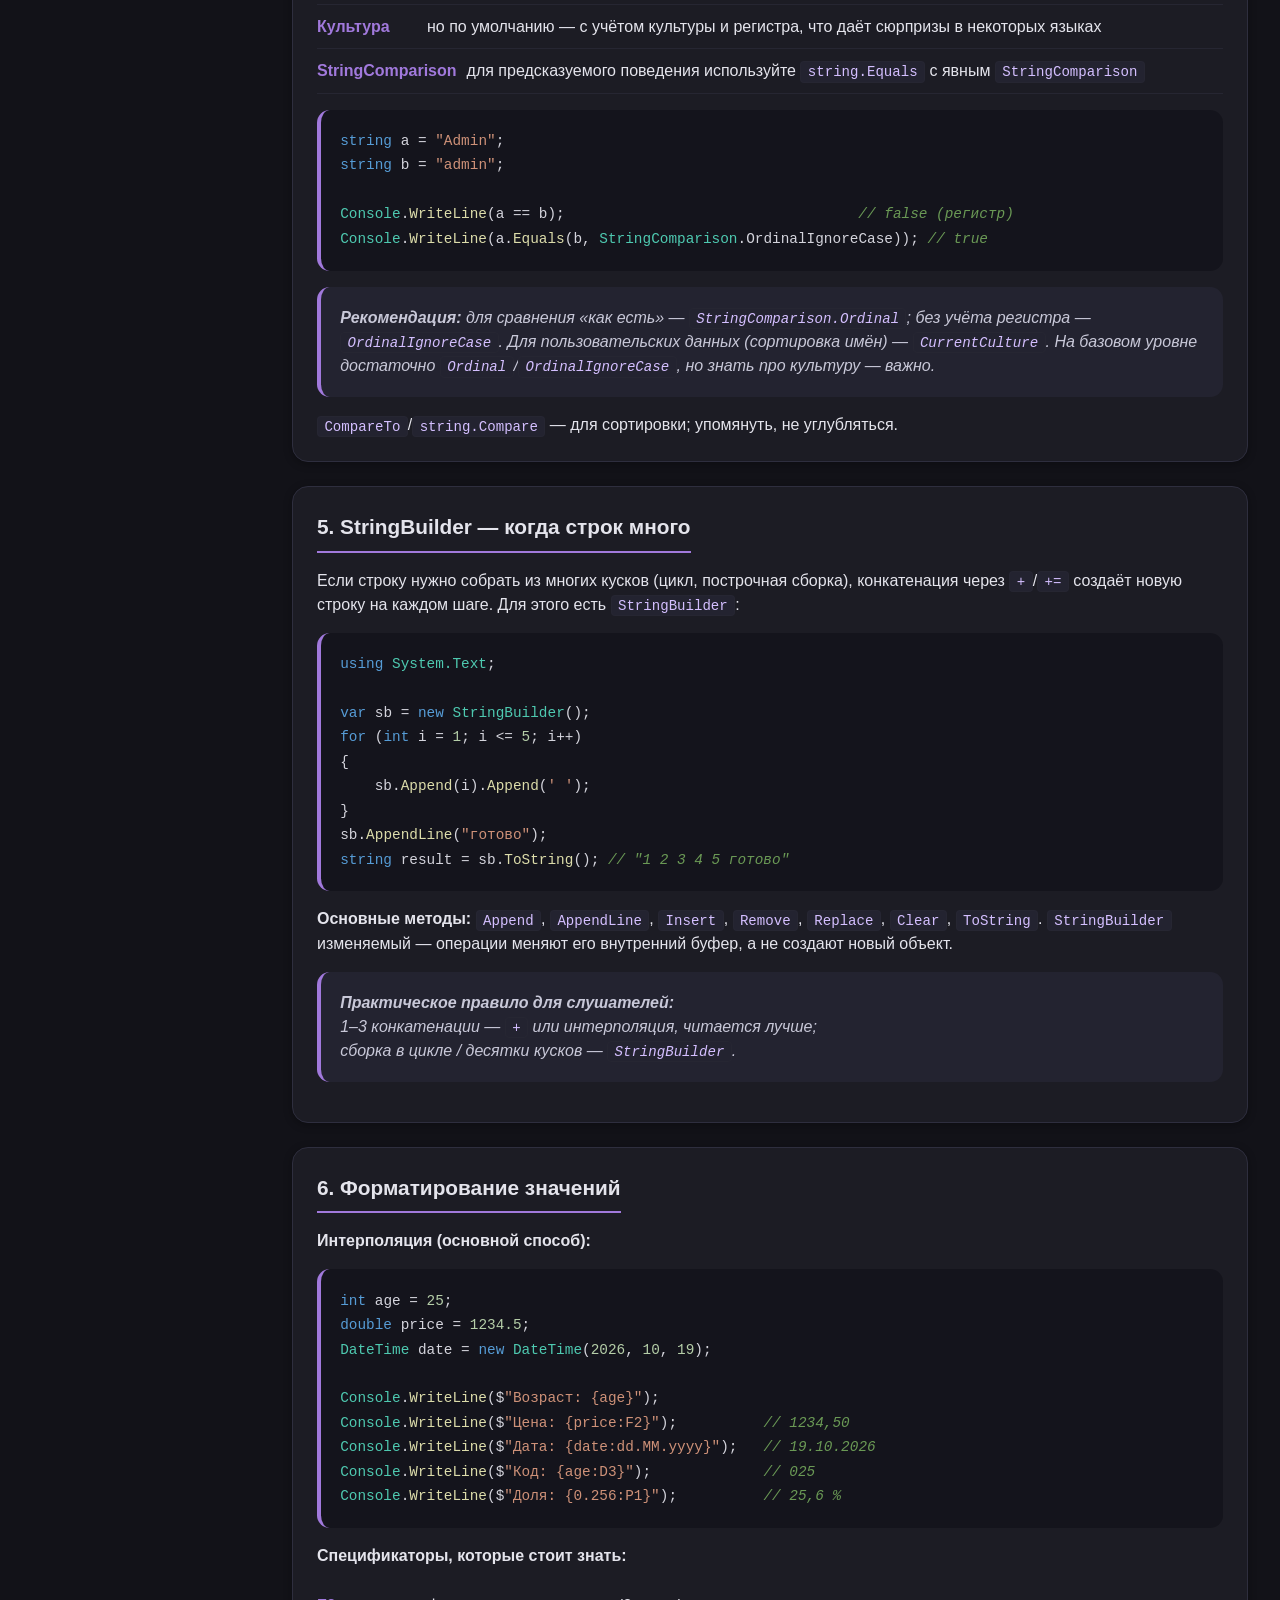
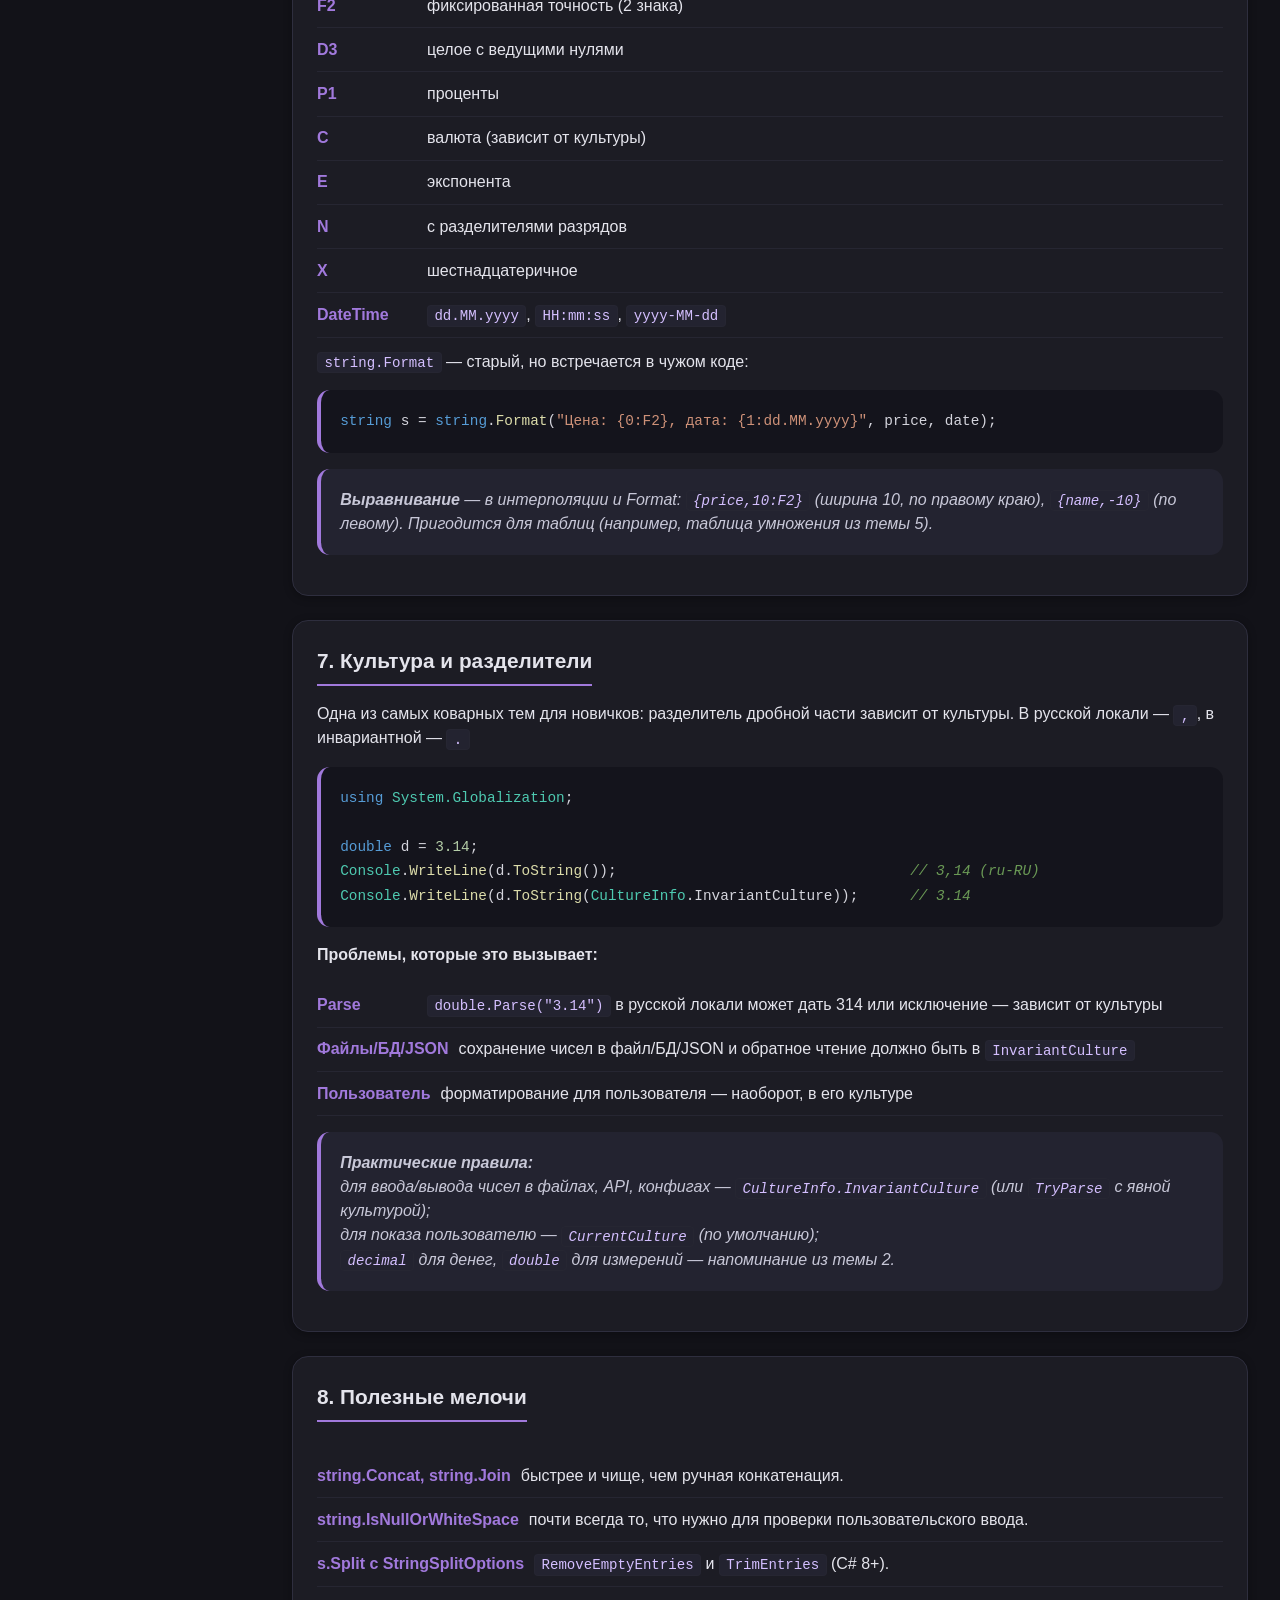
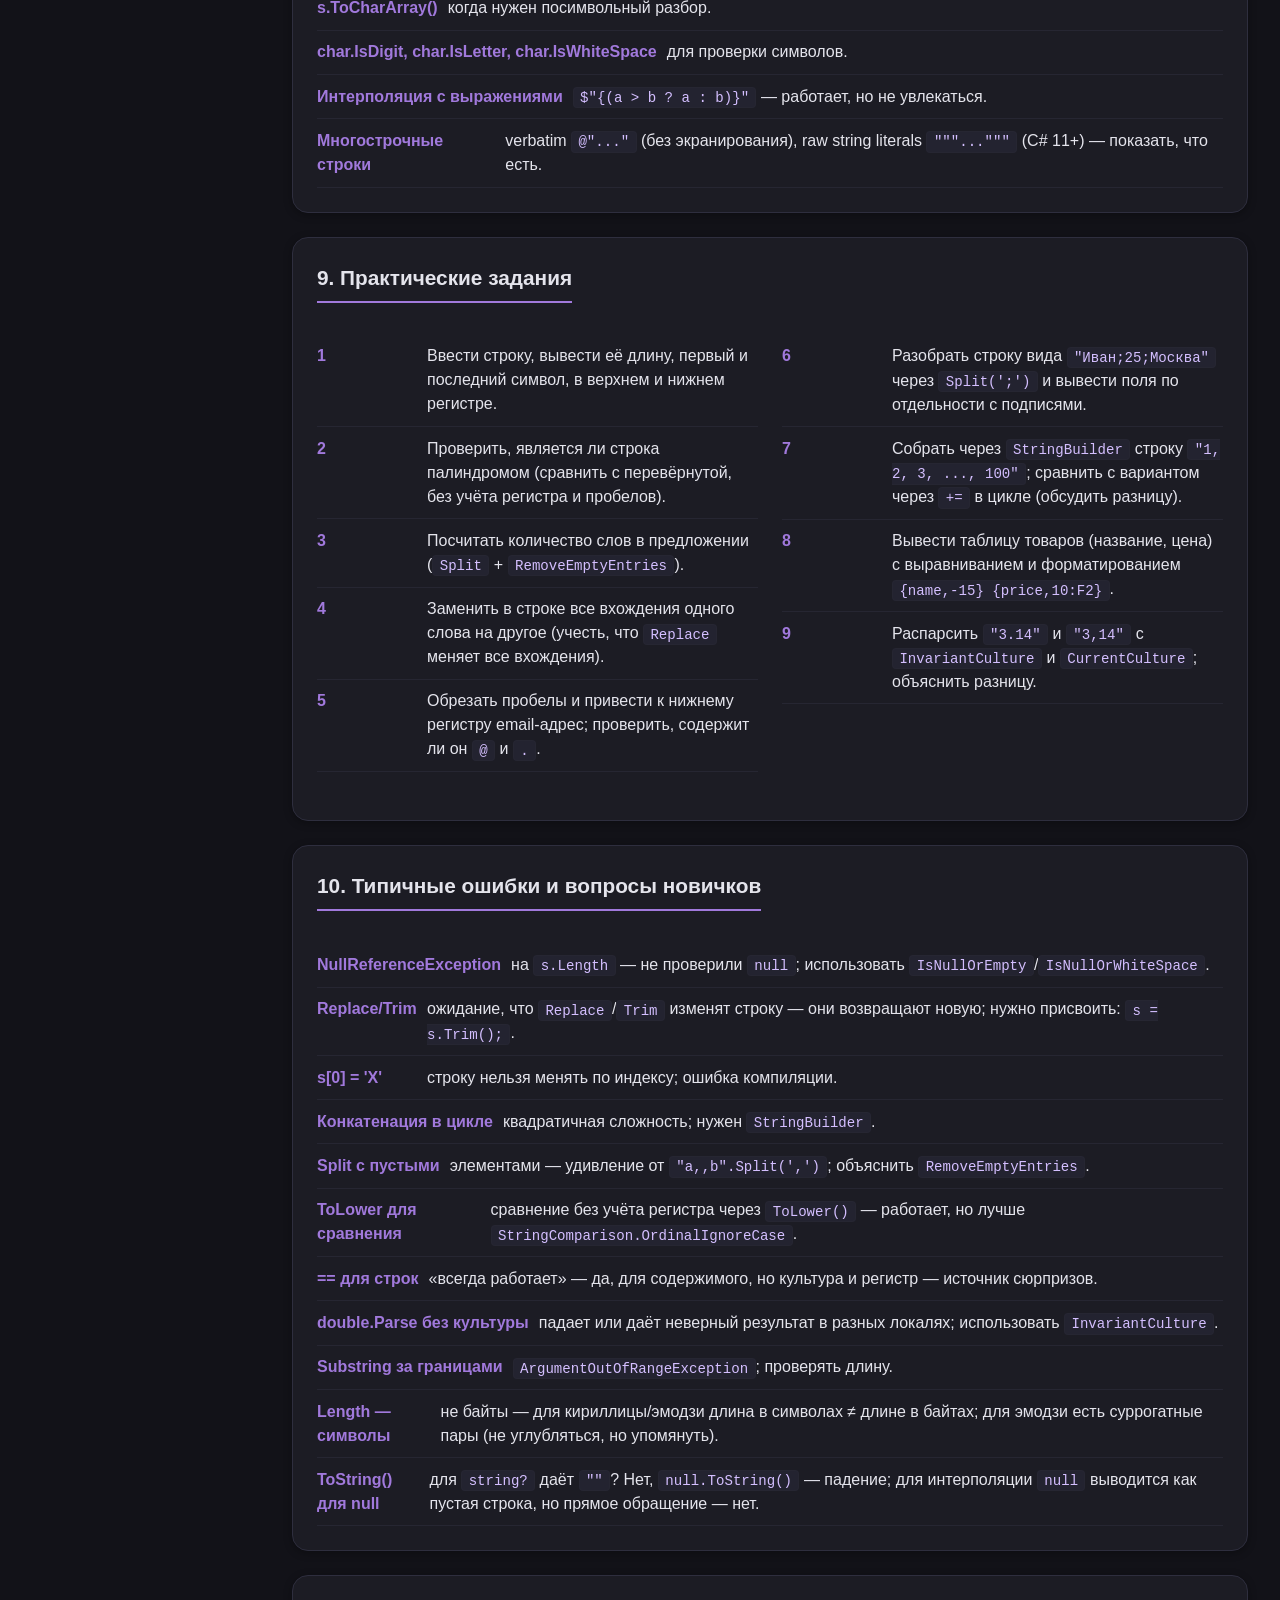
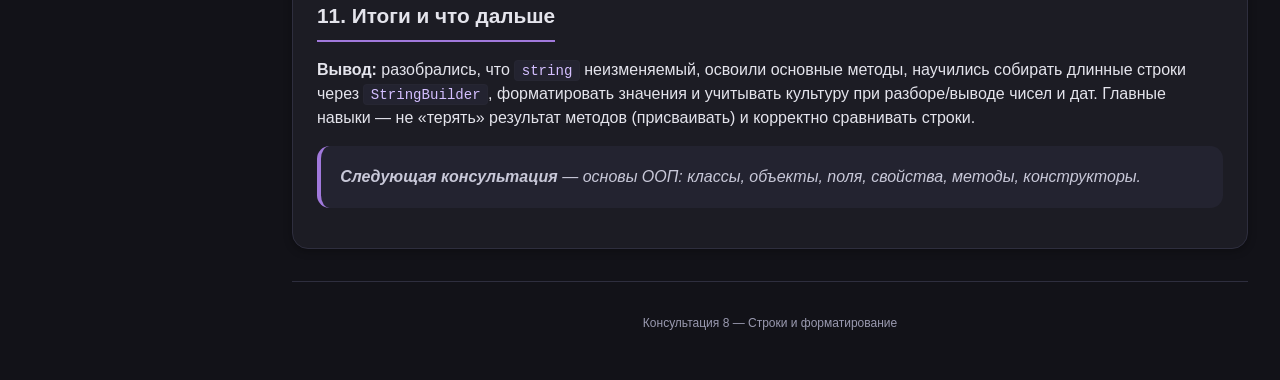
<file: 8.html>
<!DOCTYPE html>
<html lang="ru">
<head>
    <link rel="stylesheet" href="12.css">
    <meta charset="UTF-8">
    <meta name="viewport" content="width=device-width, initial-scale=1.0">
    <title>Консультация 8 — Строки и форматирование</title>
</head>
<body>

<!-- БОКОВАЯ ПАНЕЛЬ -->
<div class="sidebar" id="sidebar">
    <div class="sidebar-header">
        <h3>C#</h3>
        <p>Коротко о главном</p>
    </div>
    <div class="sidebar-nav">
        <div class="nav-group">
            <div class="nav-group-title">Основное</div>
            <div class="nav-item">
                <a href="index.html">
                    <span class="nav-icon">🏠</span>
                    <span>Главная</span>
                </a>
            </div>
        </div>
        <div class="nav-group">
            <div class="nav-group-title">Консультации</div>
            <div class="nav-item">
                <a href="1.html"><span class="nav-icon">1</span><span>Консультация 1</span></a>
            </div>
            <div class="nav-item">
                <a href="2.html"><span class="nav-icon">2</span><span>Консультация 2</span></a>
            </div>
            <div class="nav-item">
                <a href="3.html"><span class="nav-icon">3</span><span>Консультация 3</span></a>
            </div>
            <div class="nav-item">
                <a href="4.html"><span class="nav-icon">4</span><span>Консультация 4</span></a>
            </div>
            <div class="nav-item">
                <a href="5.html"><span class="nav-icon">5</span><span>Консультация 5</span></a>
            </div>
            <div class="nav-item">
                <a href="6.html"><span class="nav-icon">6</span><span>Консультация 6</span></a>
            </div>
            <div class="nav-item">
                <a href="7.html"><span class="nav-icon">7</span><span>Консультация 7</span></a>
            </div>
            <div class="nav-item active">
                <a href="8.html"><span class="nav-icon">8</span><span>Консультация 8</span></a>
            </div>
            <div class="nav-item">
                <a href="9.html"><span class="nav-icon">9</span><span>Консультация 9</span></a>
            </div>
            <div class="nav-item">
                <a href="10.html"><span class="nav-icon">10</span><span>Консультация 10</span></a>
            </div>
        </div>
    </div>
</div>

<div class="mobile-menu-btn" onclick="document.getElementById('sidebar').classList.toggle('open')">
    ☰ Меню
</div>

<!-- ОСНОВНОЙ КОНТЕНТ -->
<div class="main-content">

    <div class="page-header">
        <h1>Консультация 8. Строки и форматирование</h1>
        <p class="subtitle">Неизменяемость string, методы строк, StringBuilder, форматирование и культура</p>
    </div>

    <!-- ЦЕЛИ -->
    <div class="card">
        <h2>Цели консультации</h2>
        <p>К концу занятия слушатель должен:</p>
        <ul class="feature-list">
            <li><strong>Понимать</strong><span>что <code>string</code> — ссылочный и неизменяемый тип, и какие последствия это имеет</span></li>
            <li><strong>Уметь</strong><span>уверенно пользоваться основными методами <code>string</code> (<code>Length</code>, <code>Substring</code>, <code>Split</code>, <code>Replace</code>, <code>Trim</code>, <code>Contains</code>, <code>StartsWith</code>/<code>EndsWith</code>, <code>IndexOf</code>, <code>ToUpper</code>/<code>ToLower</code>)</span></li>
            <li><strong>Знать</strong><span>когда нужен <code>StringBuilder</code> и почему конкатенация в цикле — плохая идея</span></li>
            <li><strong>Уметь</strong><span>форматировать значения: интерполяция, <code>string.Format</code>, спецификаторы (<code>F2</code>, <code>D3</code>, <code>P</code>, <code>C</code>, <code>dd.MM.yyyy</code>)</span></li>
            <li><strong>Понимать</strong><span>роль культуры (<code>CultureInfo</code>) и уметь сравнивать строки корректно (<code>StringComparison</code>)</span></li>
        </ul>
    </div>

    <!-- 1. СТРОКА — ССЫЛОЧНЫЙ И НЕИЗМЕНЯЕМЫЙ ТИП -->
    <div class="card">
        <h2>1. Строка — ссылочный и неизменяемый тип</h2>
        <p><code>string</code> — ссылочный тип (тема 2), но с важной особенностью: <strong>неизменяемый</strong> (<em>immutable</em>). Любая «модификация» создаёт новую строку, а исходная остаётся прежней.</p>

        <div class="code-block"><span class="kw">string</span> s = <span class="str">"hello"</span>;
<span class="kw">string</span> t = s.<span class="fn">ToUpper</span>();
<span class="type">Console</span>.<span class="fn">WriteLine</span>(s); <span class="cmt">// hello — не изменилось</span>
<span class="type">Console</span>.<span class="fn">WriteLine</span>(t); <span class="cmt">// HELLO — новая строка</span></div>

        <p style="margin-top:0.75rem;"><strong>Что это значит на практике:</strong></p>
        <ul class="feature-list">
            <li><strong>s += "!"</strong><span>в цикле на каждой итерации создаёт новую строку и копирует старую → квадратичная сложность и лишние аллокации</span></li>
            <li><strong>Раздача</strong><span>строки можно безопасно «раздавать» — их никто не изменит</span></li>
            <li><strong>StringBuilder</strong><span>для сборки длинных строк из кусков есть <code>StringBuilder</code> (раздел 5)</span></li>
        </ul>

        <div class="quote-block">
            Также стоит проговорить <strong>интернирование</strong> (на уровне «строковые литералы переиспользуются»), но без углубления — достаточно знать, что <code>==</code> для строк сравнивает содержимое, а не ссылки.
        </div>
    </div>

    <!-- 2. СОЗДАНИЕ СТРОК -->
    <div class="card">
        <h2>2. Создание строк и основные свойства</h2>
        <div class="code-block"><span class="kw">string</span> a = <span class="str">"текст"</span>;                     <span class="cmt">// литерал</span>
<span class="kw">string</span> b = <span class="kw">new</span> <span class="kw">string</span>(<span class="str">'x'</span>, <span class="num">5</span>);          <span class="cmt">// "xxxxx"</span>
<span class="kw">string</span> c = <span class="kw">new</span> <span class="kw">string</span>(<span class="kw">new</span>[] { <span class="str">'a'</span>, <span class="str">'b'</span> }); <span class="cmt">// "ab"</span>
<span class="kw">string</span> empty = <span class="kw">string</span>.Empty;            <span class="cmt">// "" — предпочтительнее, чем ""</span>
<span class="kw">string</span>? maybeNull = <span class="kw">null</span>;               <span class="cmt">// null допустим</span></div>

        <p style="margin-top:0.75rem;"><strong>Основное:</strong></p>
        <ul class="feature-list">
            <li><strong>Length</strong><span>количество символов (не байт!); для <code>null</code> обращение к <code>Length</code> даёт <code>NullReferenceException</code></span></li>
            <li><strong>s[i]</strong><span>доступ к символу по индексу (только чтение — строку нельзя изменить по индексу)</span></li>
            <li><strong>s[^1]</strong><span>последний символ (C# 8+), как у массивов</span></li>
        </ul>

        <p style="margin-top:0.75rem;"><strong>Проверка на пустоту/null — практический паттерн:</strong></p>
        <div class="code-block"><span class="kw">if</span> (<span class="kw">string</span>.<span class="fn">IsNullOrEmpty</span>(s)) { ... }      <span class="cmt">// null или ""</span>
<span class="kw">if</span> (<span class="kw">string</span>.<span class="fn">IsNullOrWhiteSpace</span>(s)) { ... } <span class="cmt">// null, "" или только пробелы</span></div>
        <p style="margin-top:0.75rem;">Это стоит показать сразу — используется постоянно.</p>
    </div>

    <!-- 3. ОСНОВНЫЕ МЕТОДЫ STRING -->
    <div class="card">
        <h2>3. Основные методы string</h2>

        <h3>Поиск и проверки</h3>
        <div class="code-block">s.<span class="fn">Contains</span>(<span class="str">"abc"</span>)           <span class="cmt">// есть ли подстрока</span>
s.<span class="fn">StartsWith</span>(<span class="str">"ab"</span>)          <span class="cmt">// начинается с</span>
s.<span class="fn">EndsWith</span>(<span class="str">"bc"</span>)            <span class="cmt">// заканчивается на</span>
s.<span class="fn">IndexOf</span>(<span class="str">"b"</span>)              <span class="cmt">// индекс первого вхождения (-1, если нет)</span>
s.<span class="fn">LastIndexOf</span>(<span class="str">"b"</span>)          <span class="cmt">// индекс последнего вхождения</span></div>

        <h3 style="margin-top:1.25rem;">Извлечение и замена</h3>
        <div class="code-block">s.<span class="fn">Substring</span>(<span class="num">2</span>)              <span class="cmt">// с индекса 2 до конца</span>
s.<span class="fn">Substring</span>(<span class="num">2</span>, <span class="num">3</span>)           <span class="cmt">// 3 символа с индекса 2</span>
s.<span class="fn">Replace</span>(<span class="str">"a"</span>, <span class="str">"b"</span>)         <span class="cmt">// заменить все вхождения</span>
s.<span class="fn">Remove</span>(<span class="num">2</span>)                 <span class="cmt">// удалить с индекса 2 до конца</span>
s.<span class="fn">Insert</span>(<span class="num">2</span>, <span class="str">"XY"</span>)           <span class="cmt">// вставить в позицию 2</span></div>

        <h3 style="margin-top:1.25rem;">Обрезка и регистр</h3>
        <div class="code-block">s.<span class="fn">Trim</span>()                    <span class="cmt">// убрать пробелы с обеих сторон</span>
s.<span class="fn">TrimStart</span>() / s.<span class="fn">TrimEnd</span>()
s.<span class="fn">Trim</span>(<span class="str">'*'</span>)                 <span class="cmt">// убрать конкретные символы</span>
s.<span class="fn">ToUpper</span>() / s.<span class="fn">ToLower</span>()</div>

        <h3 style="margin-top:1.25rem;">Разбиение и объединение</h3>
        <div class="code-block"><span class="str">"a,b,c"</span>.<span class="fn">Split</span>(<span class="str">','</span>)          <span class="cmt">// ["a","b","c"]</span>
<span class="str">"a b  c"</span>.<span class="fn">Split</span>(<span class="str">' '</span>, <span class="type">StringSplitOptions</span>.RemoveEmptyEntries)
<span class="kw">string</span>.<span class="fn">Join</span>(<span class="str">", "</span>, <span class="kw">new</span>[] { <span class="str">"a"</span>, <span class="str">"b"</span>, <span class="str">"c"</span> }) <span class="cmt">// "a, b, c"</span></div>

        <div class="quote-block">
            <strong>Важно подчеркнуть:</strong> все эти методы возвращают новую строку, исходная не меняется. <code>Replace</code>, <code>Trim</code> и т. п. не «модифицируют на месте».
        </div>
        <p style="margin-top:0.75rem;"><code>Split</code> — рабочая лошадка для разбора ввода; <code>RemoveEmptyEntries</code> спасает от пустых элементов при повторных разделителях — частая практическая деталь.</p>
    </div>

    <!-- 4. СРАВНЕНИЕ СТРОК -->
    <div class="card">
        <h2>4. Сравнение строк</h2>
        <p><strong>Ключевое:</strong></p>
        <ul class="feature-list">
            <li><strong>== и !=</strong><span>для <code>string</code> сравнивают содержимое (перегружены)</span></li>
            <li><strong>Культура</strong><span>но по умолчанию — с учётом культуры и регистра, что даёт сюрпризы в некоторых языках</span></li>
            <li><strong>StringComparison</strong><span>для предсказуемого поведения используйте <code>string.Equals</code> с явным <code>StringComparison</code></span></li>
        </ul>

        <div class="code-block" style="margin-top:1rem;"><span class="kw">string</span> a = <span class="str">"Admin"</span>;
<span class="kw">string</span> b = <span class="str">"admin"</span>;

<span class="type">Console</span>.<span class="fn">WriteLine</span>(a == b);                                  <span class="cmt">// false (регистр)</span>
<span class="type">Console</span>.<span class="fn">WriteLine</span>(a.<span class="fn">Equals</span>(b, <span class="type">StringComparison</span>.OrdinalIgnoreCase)); <span class="cmt">// true</span></div>

        <div class="quote-block">
            <strong>Рекомендация:</strong> для сравнения «как есть» — <code>StringComparison.Ordinal</code>; без учёта регистра — <code>OrdinalIgnoreCase</code>. Для пользовательских данных (сортировка имён) — <code>CurrentCulture</code>. На базовом уровне достаточно <code>Ordinal</code>/<code>OrdinalIgnoreCase</code>, но знать про культуру — важно.
        </div>
        <p style="margin-top:0.75rem;"><code>CompareTo</code>/<code>string.Compare</code> — для сортировки; упомянуть, не углубляться.</p>
    </div>

    <!-- 5. STRINGBUILDER -->
    <div class="card">
        <h2>5. StringBuilder — когда строк много</h2>
        <p>Если строку нужно собрать из многих кусков (цикл, построчная сборка), конкатенация через <code>+</code>/<code>+=</code> создаёт новую строку на каждом шаге. Для этого есть <code>StringBuilder</code>:</p>

        <div class="code-block"><span class="kw">using</span> <span class="type">System.Text</span>;

<span class="kw">var</span> sb = <span class="kw">new</span> <span class="type">StringBuilder</span>();
<span class="kw">for</span> (<span class="kw">int</span> i = <span class="num">1</span>; i &lt;= <span class="num">5</span>; i++)
{
    sb.<span class="fn">Append</span>(i).<span class="fn">Append</span>(<span class="str">' '</span>);
}
sb.<span class="fn">AppendLine</span>(<span class="str">"готово"</span>);
<span class="kw">string</span> result = sb.<span class="fn">ToString</span>(); <span class="cmt">// "1 2 3 4 5 готово"</span></div>

        <p style="margin-top:0.75rem;"><strong>Основные методы:</strong> <code>Append</code>, <code>AppendLine</code>, <code>Insert</code>, <code>Remove</code>, <code>Replace</code>, <code>Clear</code>, <code>ToString</code>. <code>StringBuilder</code> изменяемый — операции меняют его внутренний буфер, а не создают новый объект.</p>

        <div class="quote-block">
            <strong>Практическое правило для слушателей:</strong><br>
            1–3 конкатенации — <code>+</code> или интерполяция, читается лучше;<br>
            сборка в цикле / десятки кусков — <code>StringBuilder</code>.
        </div>
    </div>

    <!-- 6. ФОРМАТИРОВАНИЕ ЗНАЧЕНИЙ -->
    <div class="card">
        <h2>6. Форматирование значений</h2>
        <p><strong>Интерполяция (основной способ):</strong></p>
        <div class="code-block"><span class="kw">int</span> age = <span class="num">25</span>;
<span class="kw">double</span> price = <span class="num">1234.5</span>;
<span class="type">DateTime</span> date = <span class="kw">new</span> <span class="type">DateTime</span>(<span class="num">2026</span>, <span class="num">10</span>, <span class="num">19</span>);

<span class="type">Console</span>.<span class="fn">WriteLine</span>($<span class="str">"Возраст: {age}"</span>);
<span class="type">Console</span>.<span class="fn">WriteLine</span>($<span class="str">"Цена: {price:F2}"</span>);          <span class="cmt">// 1234,50</span>
<span class="type">Console</span>.<span class="fn">WriteLine</span>($<span class="str">"Дата: {date:dd.MM.yyyy}"</span>);   <span class="cmt">// 19.10.2026</span>
<span class="type">Console</span>.<span class="fn">WriteLine</span>($<span class="str">"Код: {age:D3}"</span>);             <span class="cmt">// 025</span>
<span class="type">Console</span>.<span class="fn">WriteLine</span>($<span class="str">"Доля: {0.256:P1}"</span>);          <span class="cmt">// 25,6 %</span></div>

        <p style="margin-top:0.75rem;"><strong>Спецификаторы, которые стоит знать:</strong></p>
        <ul class="feature-list">
            <li><strong>F2</strong><span>фиксированная точность (2 знака)</span></li>
            <li><strong>D3</strong><span>целое с ведущими нулями</span></li>
            <li><strong>P1</strong><span>проценты</span></li>
            <li><strong>C</strong><span>валюта (зависит от культуры)</span></li>
            <li><strong>E</strong><span>экспонента</span></li>
            <li><strong>N</strong><span>с разделителями разрядов</span></li>
            <li><strong>X</strong><span>шестнадцатеричное</span></li>
            <li><strong>DateTime</strong><span><code>dd.MM.yyyy</code>, <code>HH:mm:ss</code>, <code>yyyy-MM-dd</code></span></li>
        </ul>

        <p style="margin-top:0.75rem;"><code>string.Format</code> — старый, но встречается в чужом коде:</p>
        <div class="code-block"><span class="kw">string</span> s = <span class="kw">string</span>.<span class="fn">Format</span>(<span class="str">"Цена: {0:F2}, дата: {1:dd.MM.yyyy}"</span>, price, date);</div>

        <div class="quote-block">
            <strong>Выравнивание</strong> — в интерполяции и Format: <code>{price,10:F2}</code> (ширина 10, по правому краю), <code>{name,-10}</code> (по левому). Пригодится для таблиц (например, таблица умножения из темы 5).
        </div>
    </div>

    <!-- 7. КУЛЬТУРА -->
    <div class="card">
        <h2>7. Культура и разделители</h2>
        <p>Одна из самых коварных тем для новичков: разделитель дробной части зависит от культуры. В русской локали — <code>,</code>, в инвариантной — <code>.</code></p>

        <div class="code-block"><span class="kw">using</span> <span class="type">System.Globalization</span>;

<span class="kw">double</span> d = <span class="num">3.14</span>;
<span class="type">Console</span>.<span class="fn">WriteLine</span>(d.<span class="fn">ToString</span>());                                  <span class="cmt">// 3,14 (ru-RU)</span>
<span class="type">Console</span>.<span class="fn">WriteLine</span>(d.<span class="fn">ToString</span>(<span class="type">CultureInfo</span>.InvariantCulture));      <span class="cmt">// 3.14</span></div>

        <p style="margin-top:0.75rem;"><strong>Проблемы, которые это вызывает:</strong></p>
        <ul class="feature-list">
            <li><strong>Parse</strong><span><code>double.Parse("3.14")</code> в русской локали может дать 314 или исключение — зависит от культуры</span></li>
            <li><strong>Файлы/БД/JSON</strong><span>сохранение чисел в файл/БД/JSON и обратное чтение должно быть в <code>InvariantCulture</code></span></li>
            <li><strong>Пользователь</strong><span>форматирование для пользователя — наоборот, в его культуре</span></li>
        </ul>

        <div class="quote-block">
            <strong>Практические правила:</strong><br>
            для ввода/вывода чисел в файлах, API, конфигах — <code>CultureInfo.InvariantCulture</code> (или <code>TryParse</code> с явной культурой);<br>
            для показа пользователю — <code>CurrentCulture</code> (по умолчанию);<br>
            <code>decimal</code> для денег, <code>double</code> для измерений — напоминание из темы 2.
        </div>
    </div>

    <!-- 8. ПОЛЕЗНЫЕ МЕЛОЧИ -->
    <div class="card">
        <h2>8. Полезные мелочи</h2>
        <ul class="feature-list">
            <li><strong>string.Concat, string.Join</strong><span>быстрее и чище, чем ручная конкатенация.</span></li>
            <li><strong>string.IsNullOrWhiteSpace</strong><span>почти всегда то, что нужно для проверки пользовательского ввода.</span></li>
            <li><strong>s.Split с StringSplitOptions</strong><span><code>RemoveEmptyEntries</code> и <code>TrimEntries</code> (C# 8+).</span></li>
            <li><strong>s.ToCharArray()</strong><span>когда нужен посимвольный разбор.</span></li>
            <li><strong>char.IsDigit, char.IsLetter, char.IsWhiteSpace</strong><span>для проверки символов.</span></li>
            <li><strong>Интерполяция с выражениями</strong><span><code>$"{(a &gt; b ? a : b)}"</code> — работает, но не увлекаться.</span></li>
            <li><strong>Многострочные строки</strong><span>verbatim <code>@"..."</code> (без экранирования), raw string literals <code>"""..."""</code> (C# 11+) — показать, что есть.</span></li>
        </ul>
    </div>

    <!-- 9. ПРАКТИЧЕСКИЕ ЗАДАНИЯ -->
    <div class="card">
        <h2>9. Практические задания</h2>
        <div class="grid-2">
            <div>
                <ul class="feature-list">
                    <li><strong>1</strong><span>Ввести строку, вывести её длину, первый и последний символ, в верхнем и нижнем регистре.</span></li>
                    <li><strong>2</strong><span>Проверить, является ли строка палиндромом (сравнить с перевёрнутой, без учёта регистра и пробелов).</span></li>
                    <li><strong>3</strong><span>Посчитать количество слов в предложении (<code>Split</code> + <code>RemoveEmptyEntries</code>).</span></li>
                    <li><strong>4</strong><span>Заменить в строке все вхождения одного слова на другое (учесть, что <code>Replace</code> меняет все вхождения).</span></li>
                    <li><strong>5</strong><span>Обрезать пробелы и привести к нижнему регистру email-адрес; проверить, содержит ли он <code>@</code> и <code>.</code>.</span></li>
                </ul>
            </div>
            <div>
                <ul class="feature-list">
                    <li><strong>6</strong><span>Разобрать строку вида <code>"Иван;25;Москва"</code> через <code>Split(';')</code> и вывести поля по отдельности с подписями.</span></li>
                    <li><strong>7</strong><span>Собрать через <code>StringBuilder</code> строку <code>"1, 2, 3, ..., 100"</code>; сравнить с вариантом через <code>+=</code> в цикле (обсудить разницу).</span></li>
                    <li><strong>8</strong><span>Вывести таблицу товаров (название, цена) с выравниванием и форматированием <code>{name,-15} {price,10:F2}</code>.</span></li>
                    <li><strong>9</strong><span>Распарсить <code>"3.14"</code> и <code>"3,14"</code> с <code>InvariantCulture</code> и <code>CurrentCulture</code>; объяснить разницу.</span></li>
                </ul>
            </div>
        </div>
    </div>

    <!-- 10. ТИПИЧНЫЕ ОШИБКИ -->
    <div class="card">
        <h2>10. Типичные ошибки и вопросы новичков</h2>
        <ul class="feature-list">
            <li><strong>NullReferenceException</strong><span>на <code>s.Length</code> — не проверили <code>null</code>; использовать <code>IsNullOrEmpty</code>/<code>IsNullOrWhiteSpace</code>.</span></li>
            <li><strong>Replace/Trim</strong><span>ожидание, что <code>Replace</code>/<code>Trim</code> изменят строку — они возвращают новую; нужно присвоить: <code>s = s.Trim();</code>.</span></li>
            <li><strong>s[0] = 'X'</strong><span>строку нельзя менять по индексу; ошибка компиляции.</span></li>
            <li><strong>Конкатенация в цикле</strong><span>квадратичная сложность; нужен <code>StringBuilder</code>.</span></li>
            <li><strong>Split с пустыми</strong><span>элементами — удивление от <code>"a,,b".Split(',')</code>; объяснить <code>RemoveEmptyEntries</code>.</span></li>
            <li><strong>ToLower для сравнения</strong><span>сравнение без учёта регистра через <code>ToLower()</code> — работает, но лучше <code>StringComparison.OrdinalIgnoreCase</code>.</span></li>
            <li><strong>== для строк</strong><span>«всегда работает» — да, для содержимого, но культура и регистр — источник сюрпризов.</span></li>
            <li><strong>double.Parse без культуры</strong><span>падает или даёт неверный результат в разных локалях; использовать <code>InvariantCulture</code>.</span></li>
            <li><strong>Substring за границами</strong><span><code>ArgumentOutOfRangeException</code>; проверять длину.</span></li>
            <li><strong>Length — символы</strong><span>не байты — для кириллицы/эмодзи длина в символах ≠ длине в байтах; для эмодзи есть суррогатные пары (не углубляться, но упомянуть).</span></li>
            <li><strong>ToString() для null</strong><span>для <code>string?</code> даёт <code>""</code>? Нет, <code>null.ToString()</code> — падение; для интерполяции <code>null</code> выводится как пустая строка, но прямое обращение — нет.</span></li>
        </ul>
    </div>

    <!-- 11. ИТОГИ -->
    <div class="card">
        <h2>11. Итоги и что дальше</h2>
        <p><strong>Вывод:</strong> разобрались, что <code>string</code> неизменяемый, освоили основные методы, научились собирать длинные строки через <code>StringBuilder</code>, форматировать значения и учитывать культуру при разборе/выводе чисел и дат. Главные навыки — не «терять» результат методов (присваивать) и корректно сравнивать строки.</p>

        <div class="quote-block">
            <strong>Следующая консультация</strong> — основы ООП: классы, объекты, поля, свойства, методы, конструкторы.
        </div>
    </div>

    <div class="footer">
        Консультация 8 — Строки и форматирование
    </div>

</div>

<script src="script.js"></script>
</body>
</html>
</html>
</file>
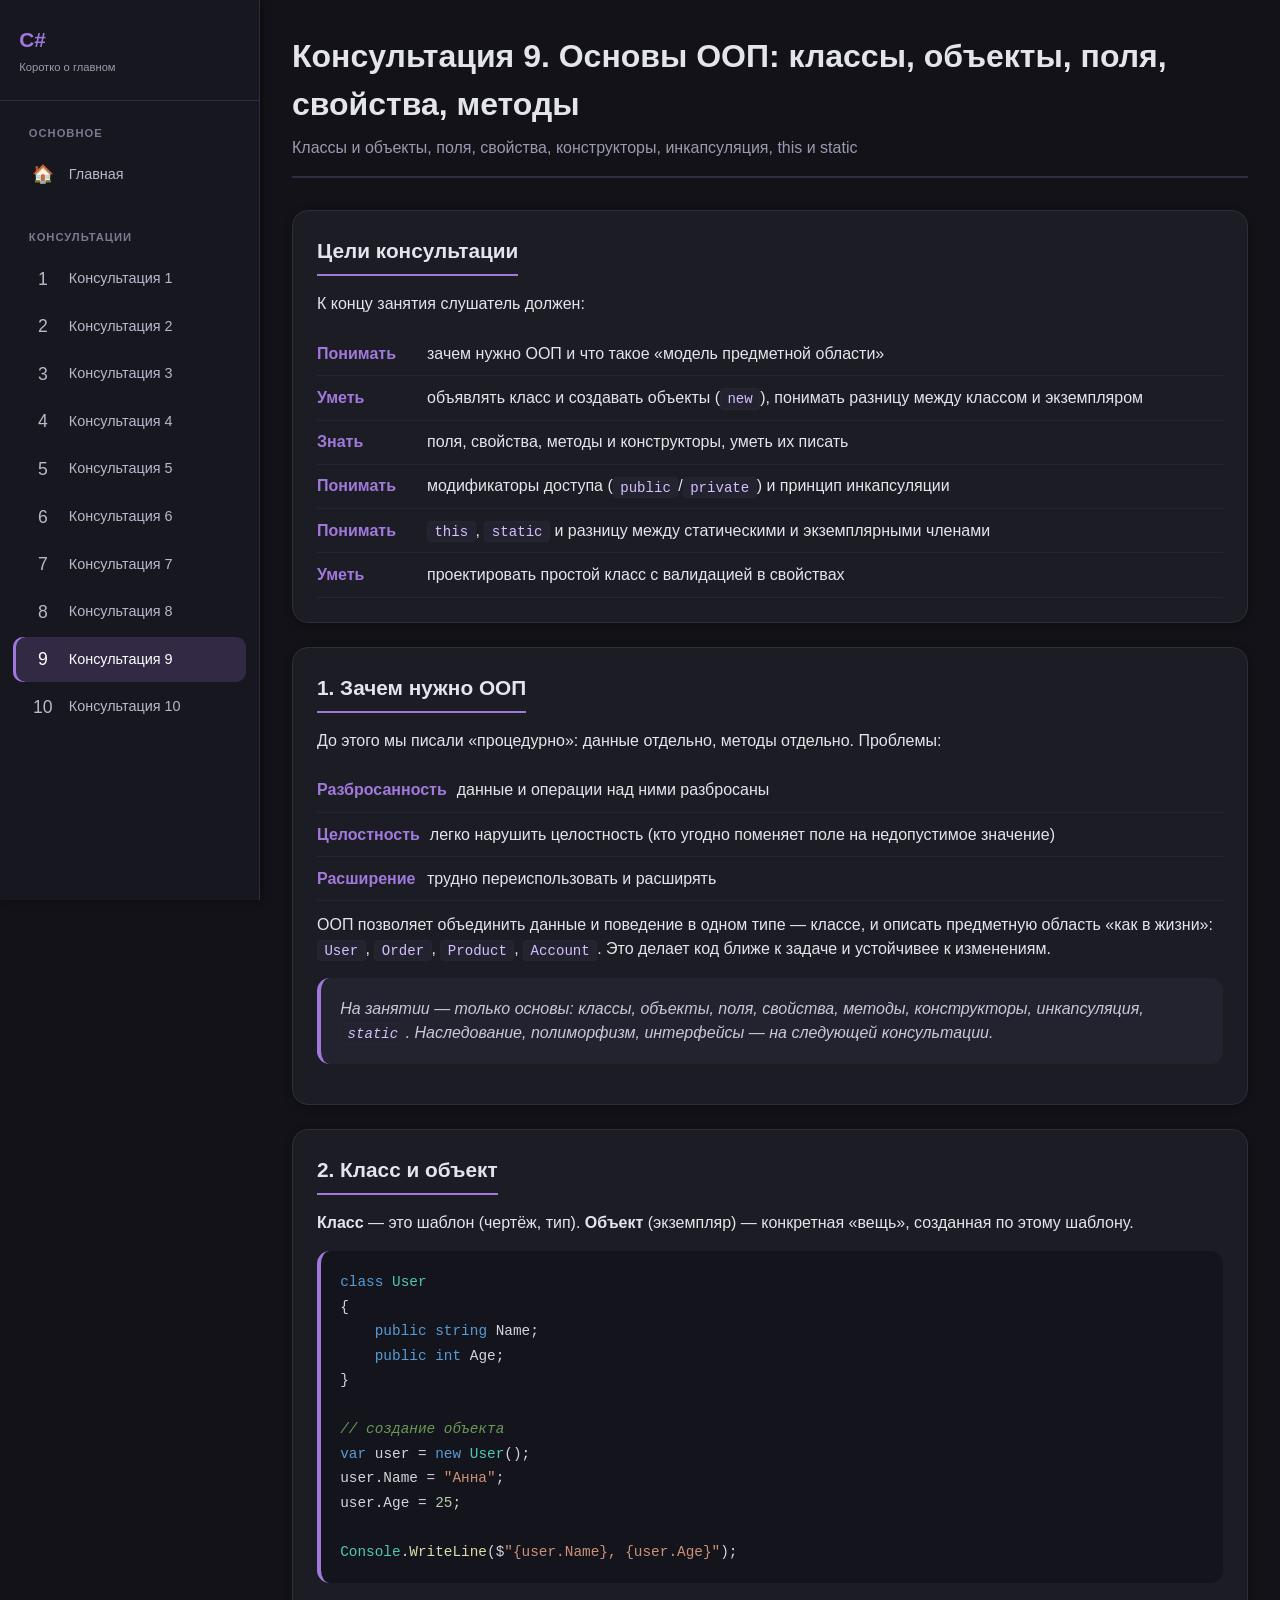
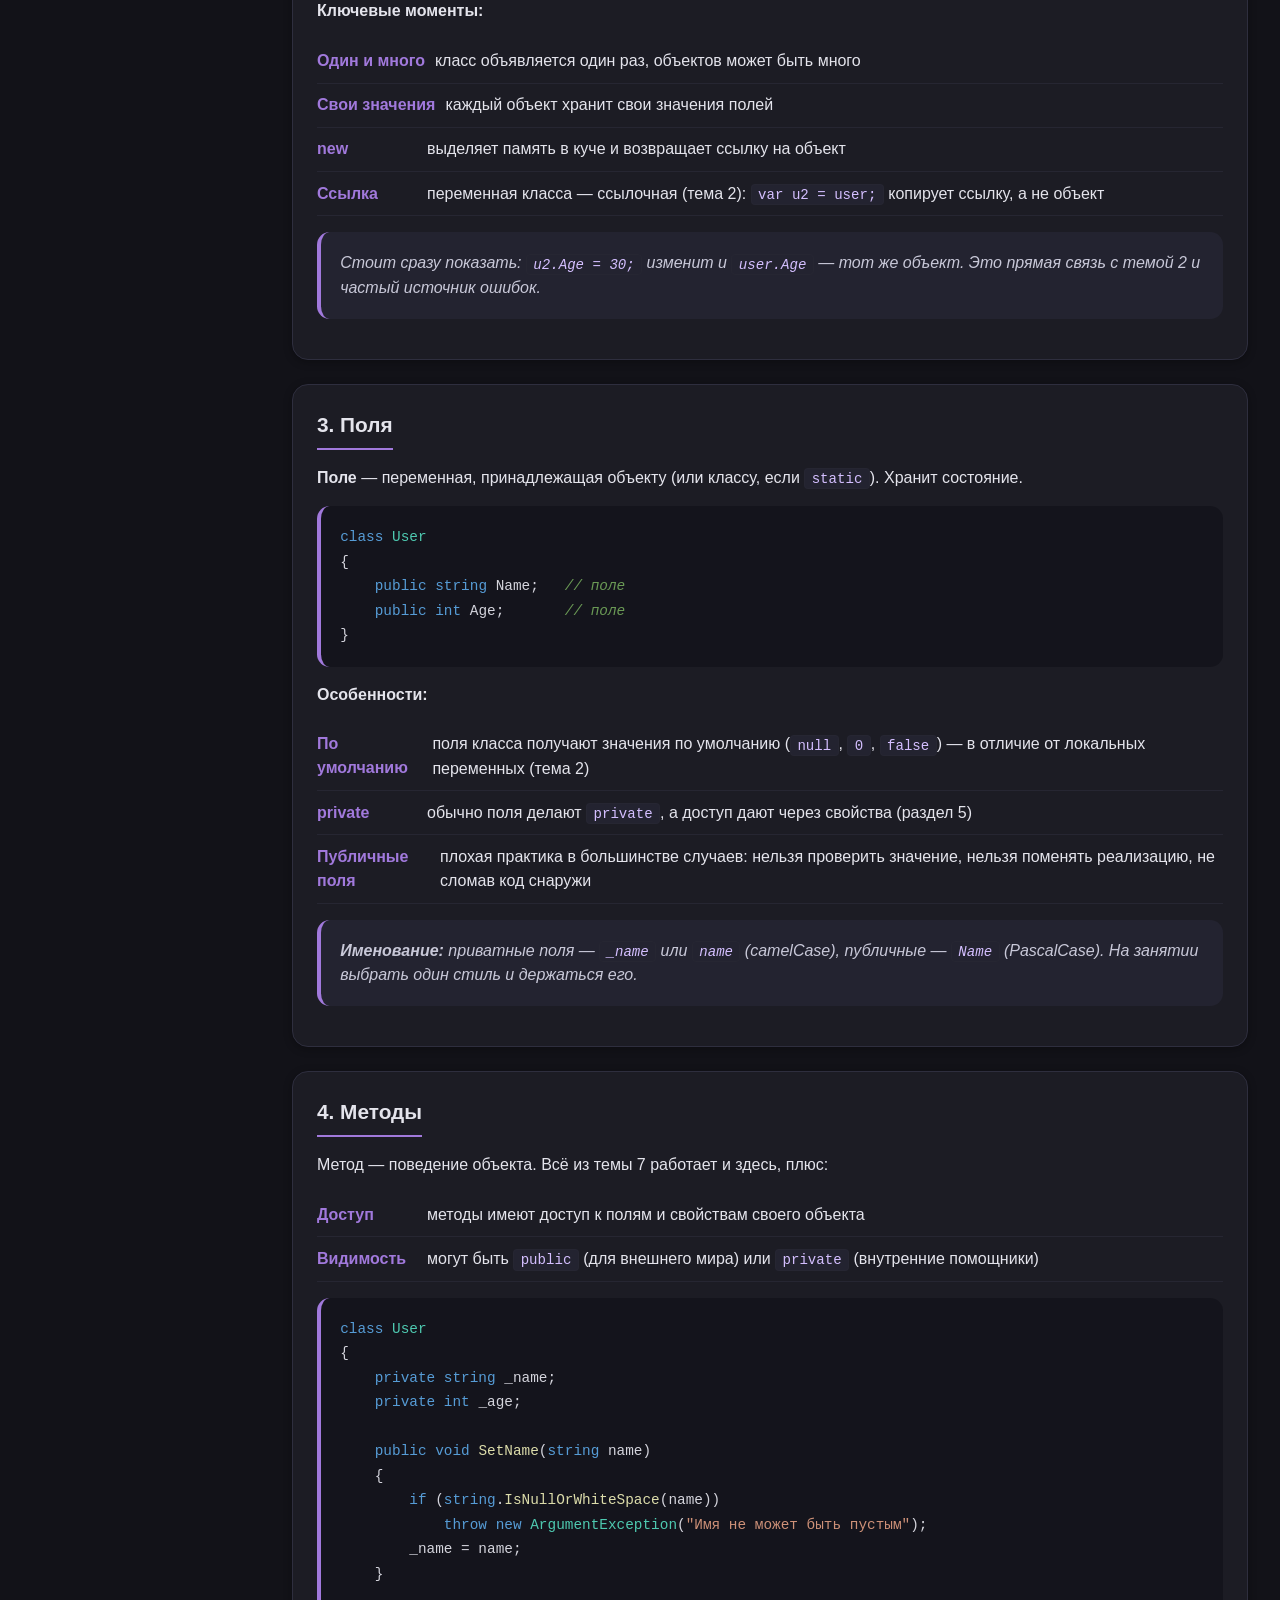
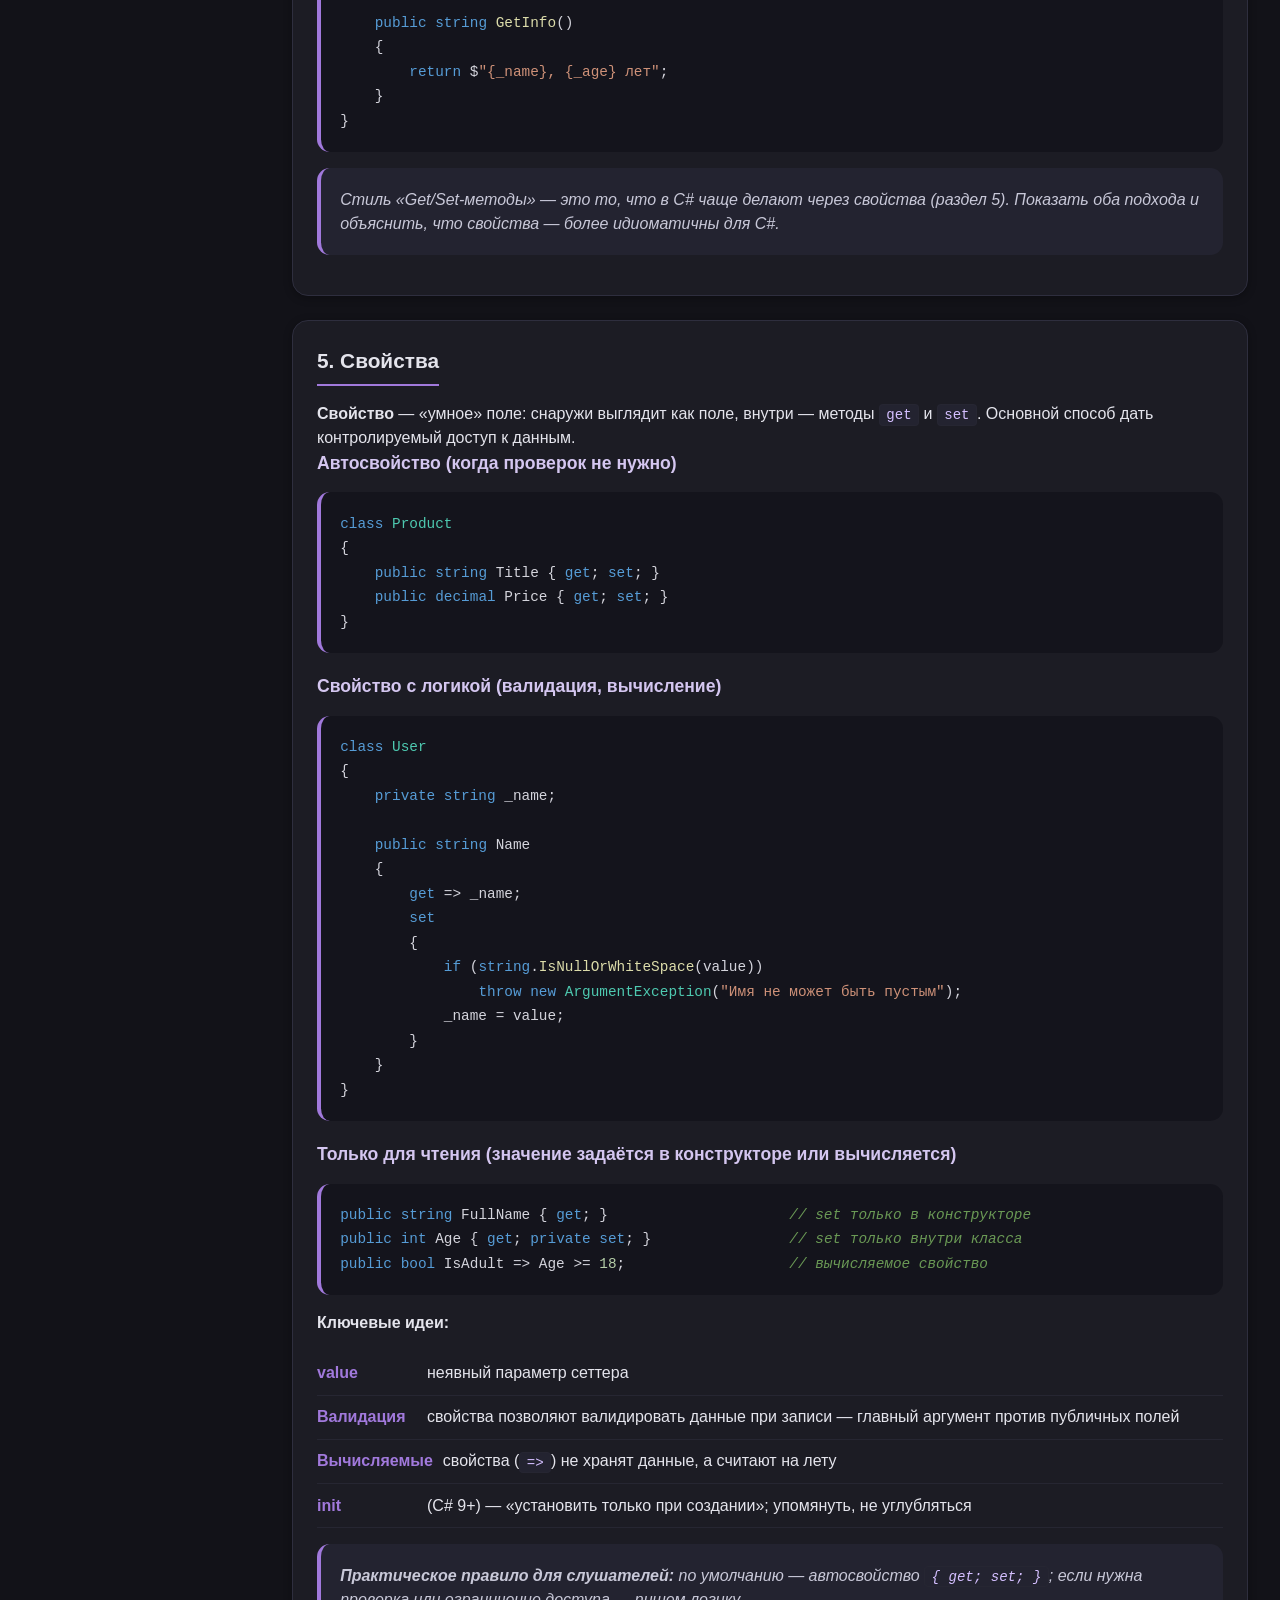
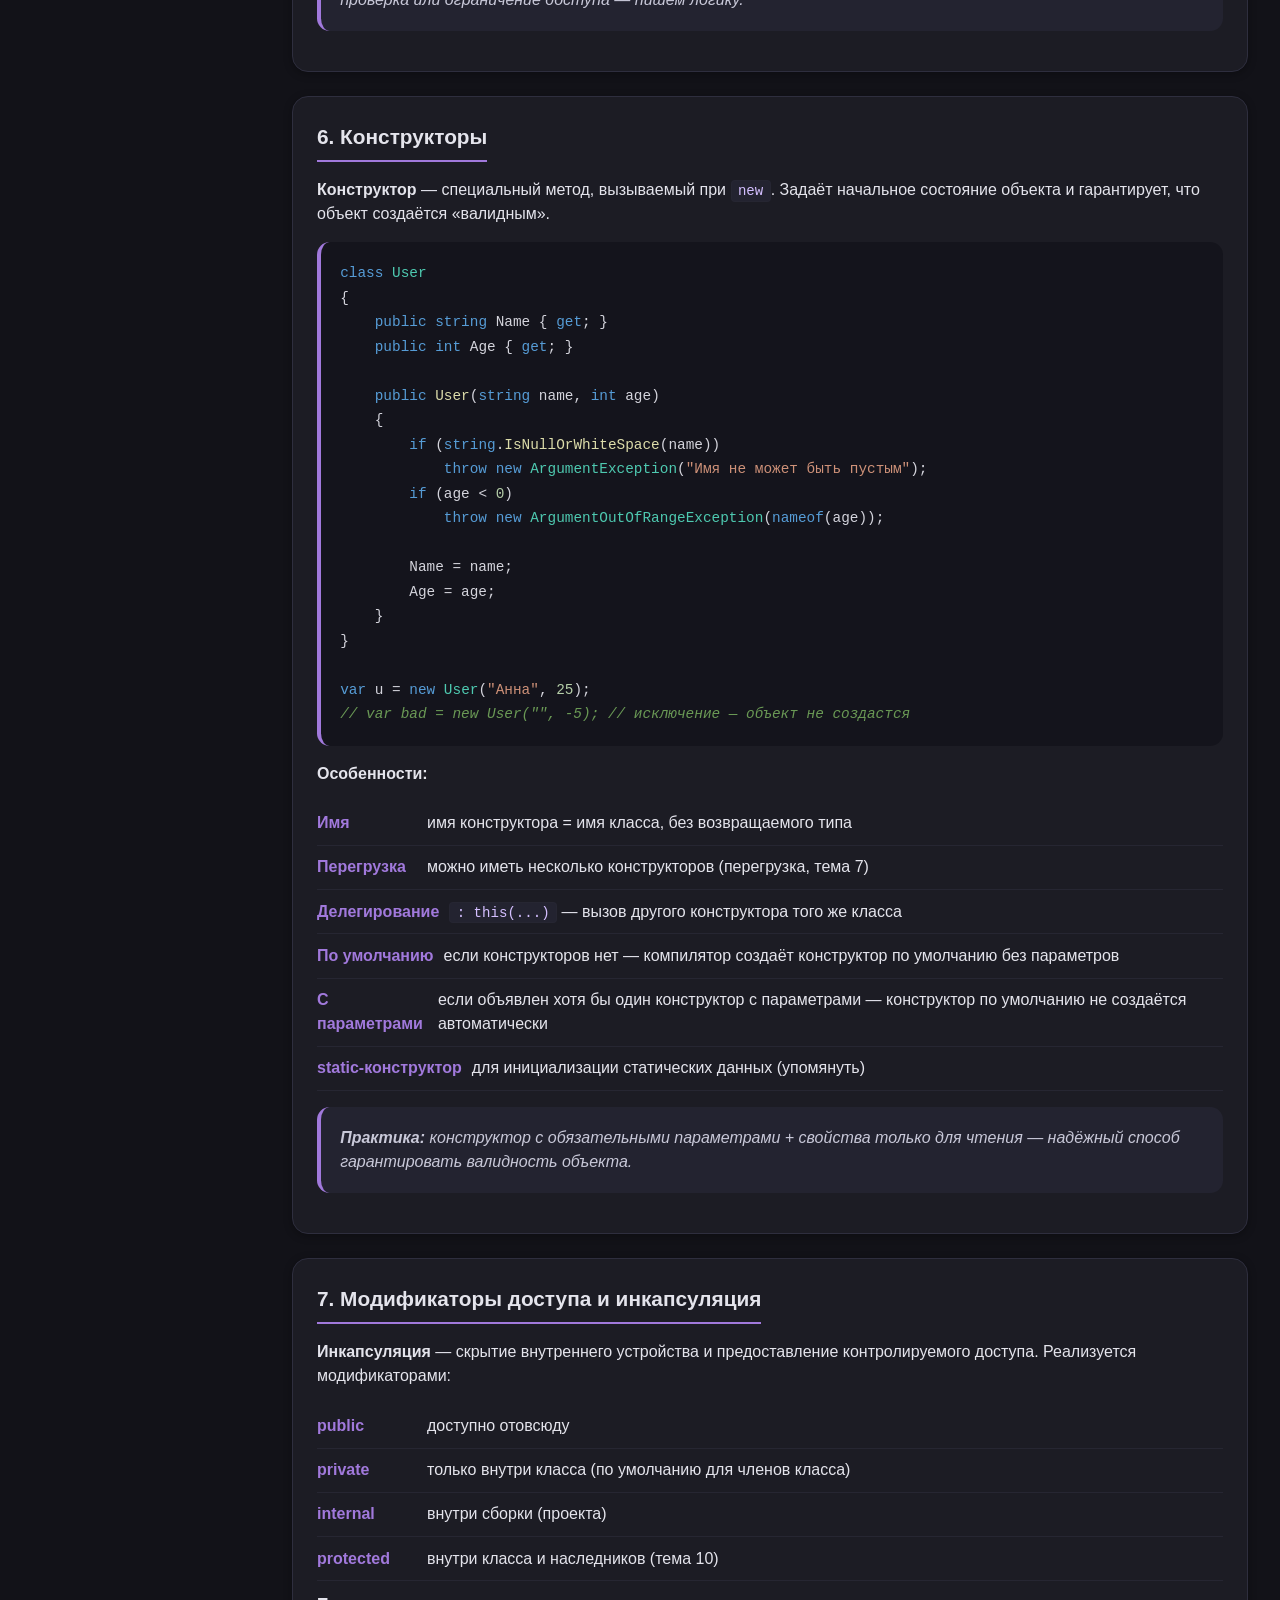
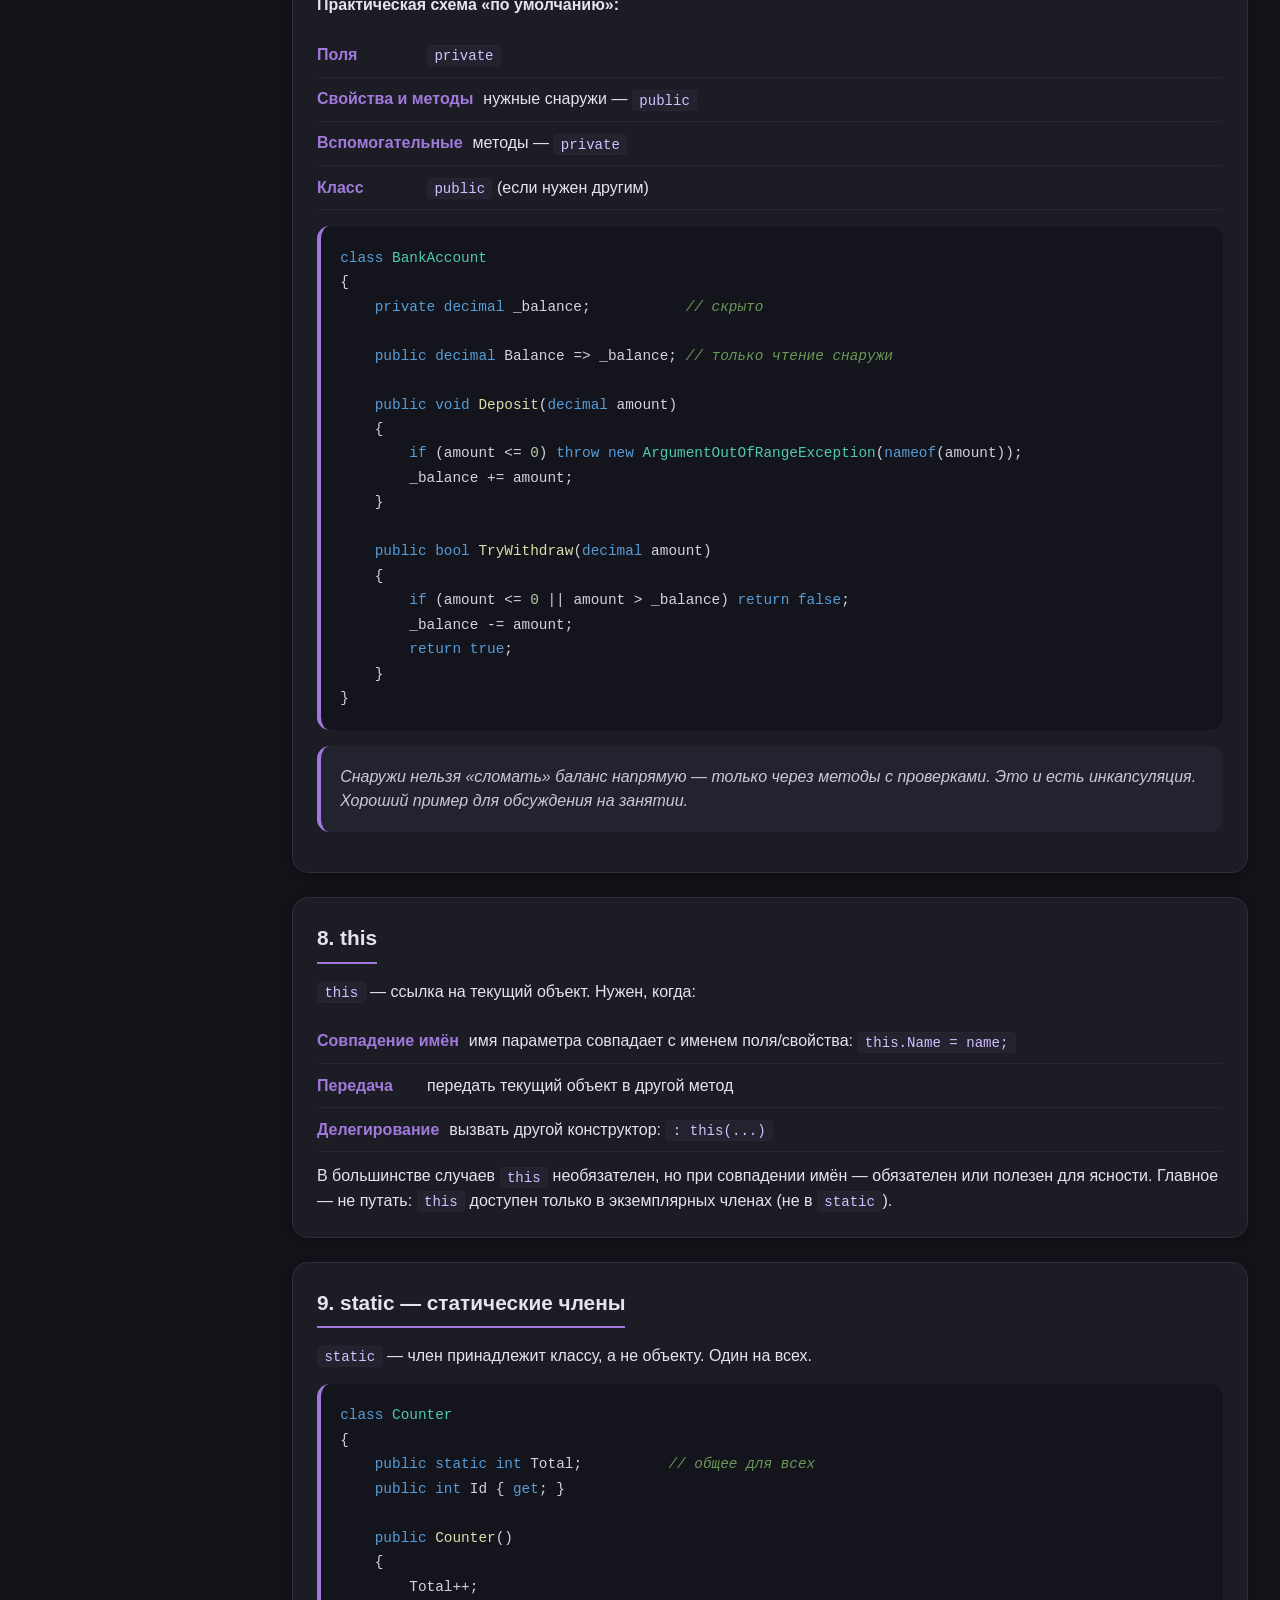
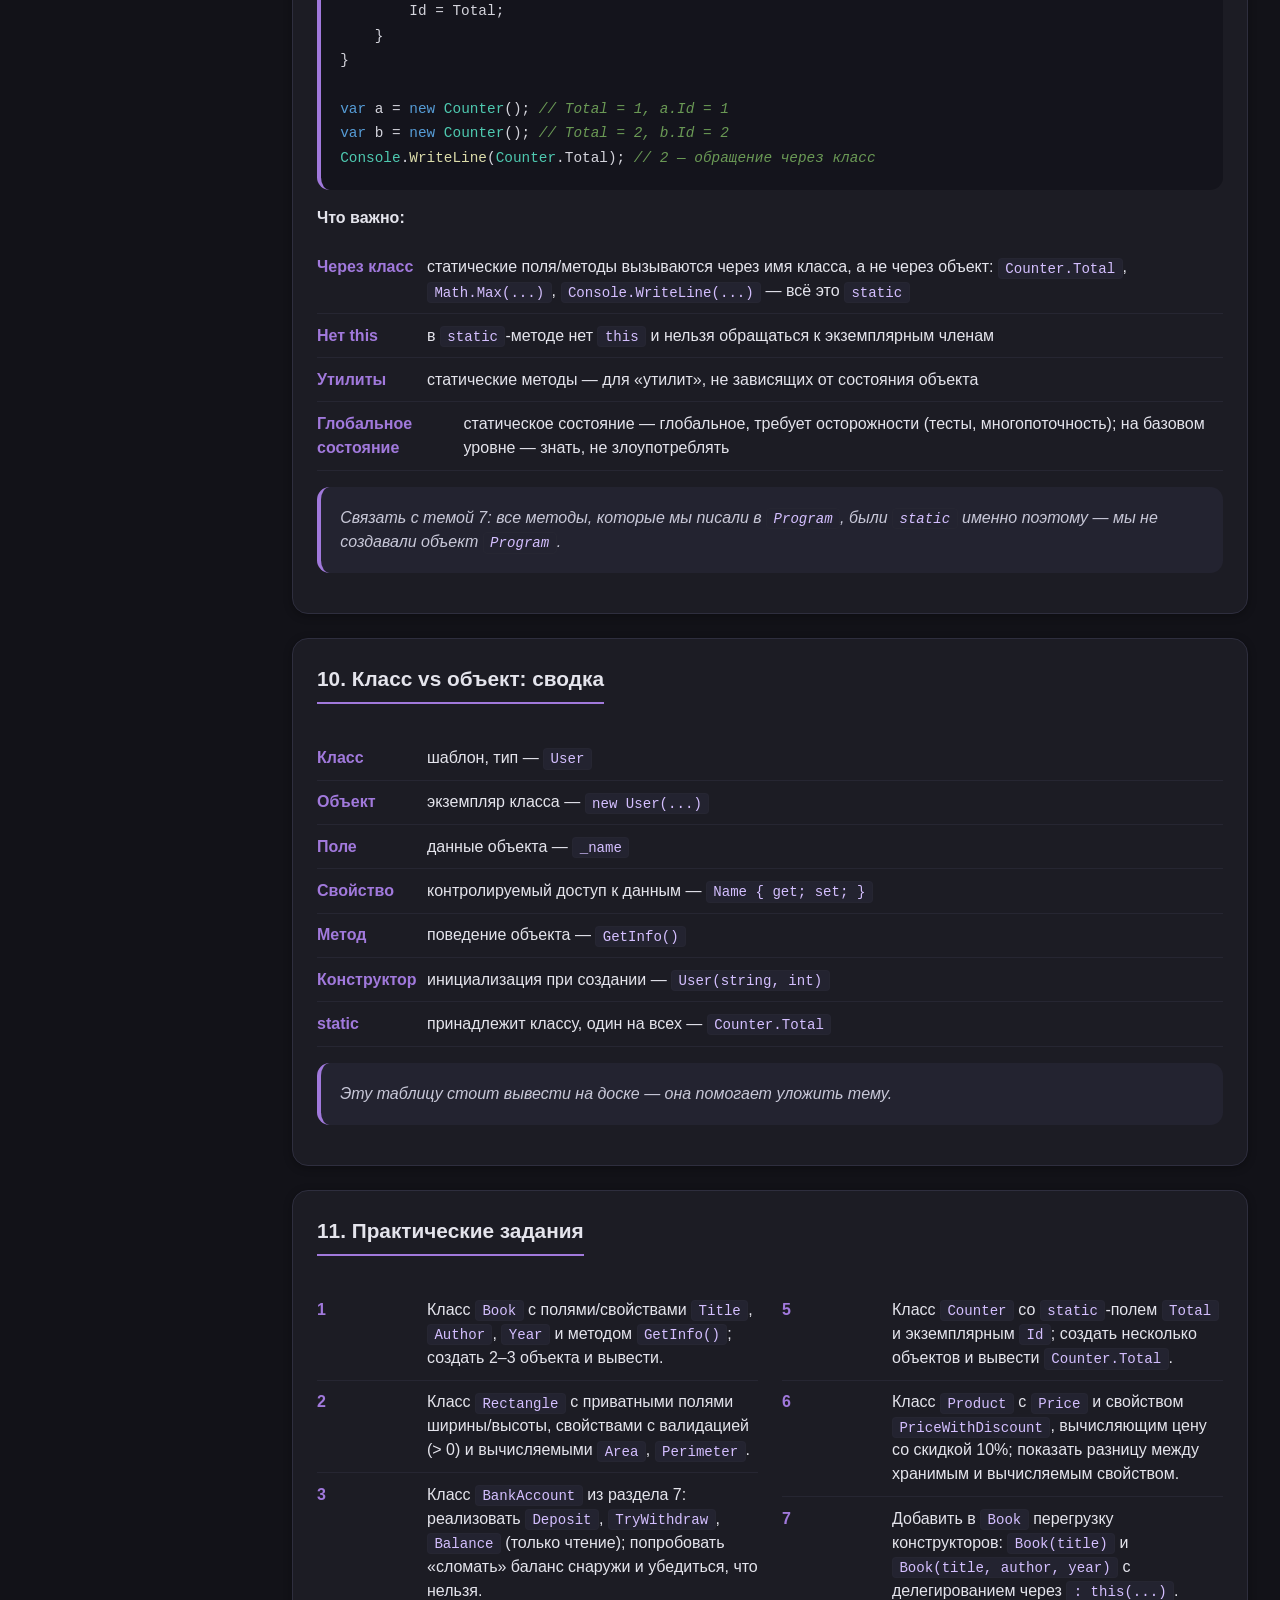
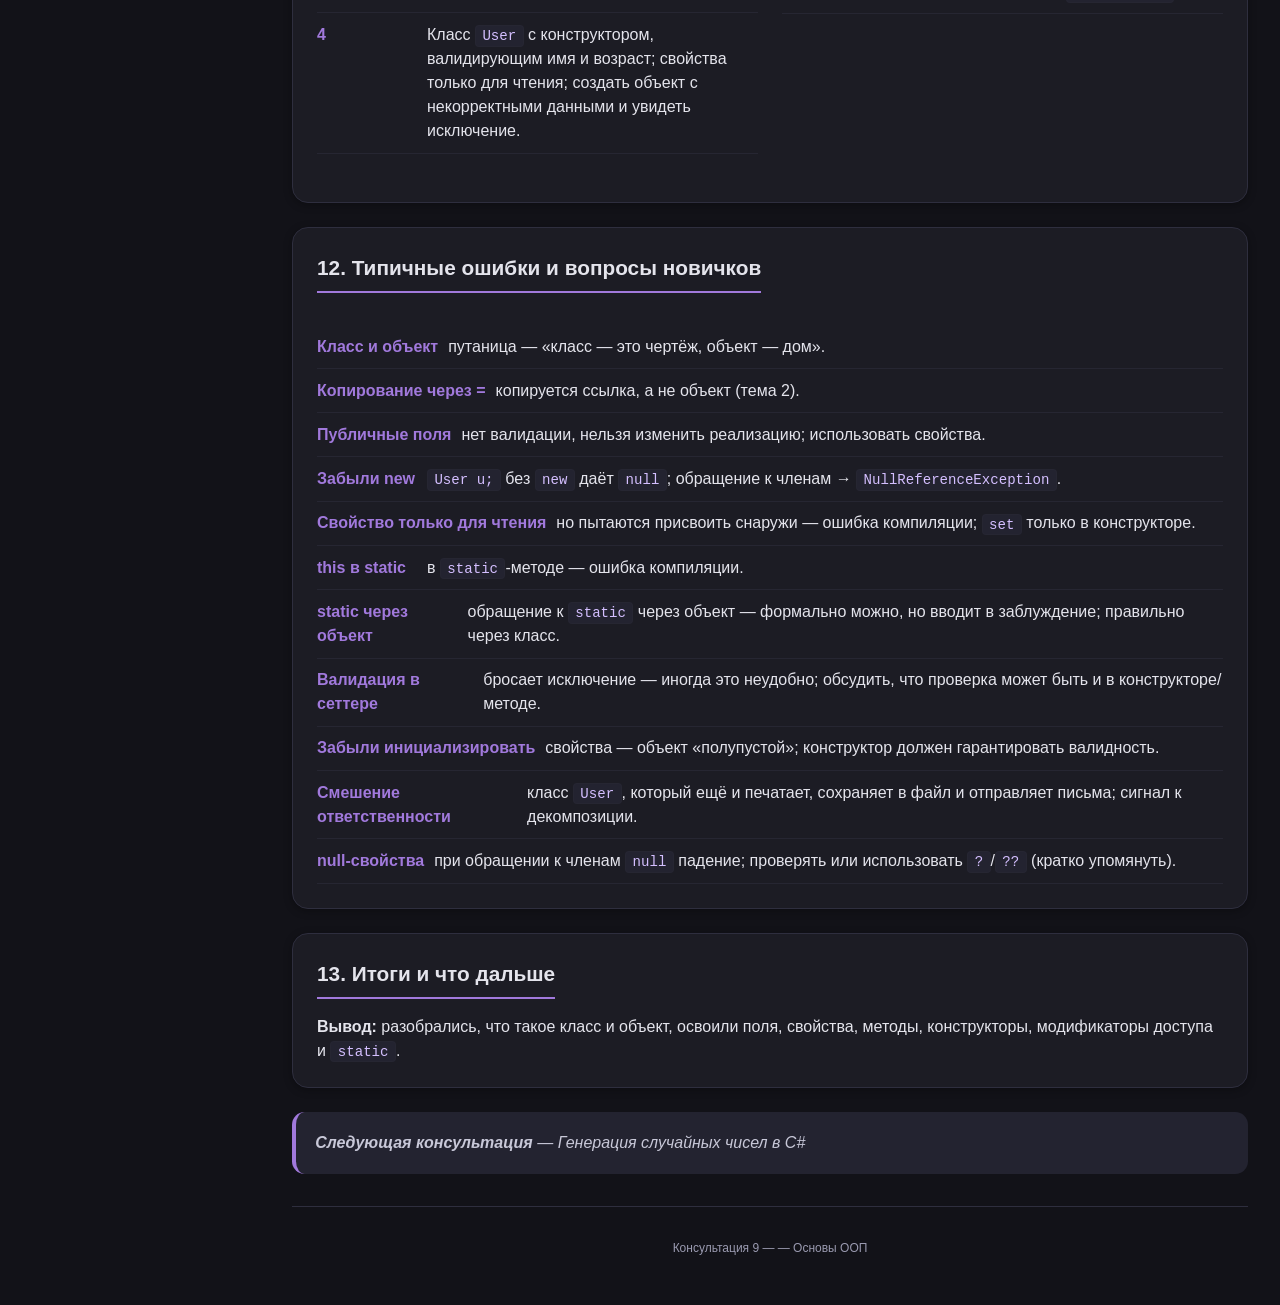
<file: 9.html>
<!DOCTYPE html>
<html lang="ru">
<head>
    <link rel="stylesheet" href="12.css">
    <meta charset="UTF-8">
    <meta name="viewport" content="width=device-width, initial-scale=1.0">
    <title>Консультация 9 — Основы ООП</title>
</head>
<body>

<!-- БОКОВАЯ ПАНЕЛЬ -->
<div class="sidebar" id="sidebar">
    <div class="sidebar-header">
        <h3>C#</h3>
        <p>Коротко о главном</p>
    </div>
    <div class="sidebar-nav">
        <div class="nav-group">
            <div class="nav-group-title">Основное</div>
            <div class="nav-item">
                <a href="index.html">
                    <span class="nav-icon">🏠</span>
                    <span>Главная</span>
                </a>
            </div>
        </div>
        <div class="nav-group">
            <div class="nav-group-title">Консультации</div>
            <div class="nav-item">
                <a href="1.html"><span class="nav-icon">1</span><span>Консультация 1</span></a>
            </div>
            <div class="nav-item">
                <a href="2.html"><span class="nav-icon">2</span><span>Консультация 2</span></a>
            </div>
            <div class="nav-item">
                <a href="3.html"><span class="nav-icon">3</span><span>Консультация 3</span></a>
            </div>
            <div class="nav-item">
                <a href="4.html"><span class="nav-icon">4</span><span>Консультация 4</span></a>
            </div>
            <div class="nav-item">
                <a href="5.html"><span class="nav-icon">5</span><span>Консультация 5</span></a>
            </div>
            <div class="nav-item">
                <a href="6.html"><span class="nav-icon">6</span><span>Консультация 6</span></a>
            </div>
            <div class="nav-item">
                <a href="7.html"><span class="nav-icon">7</span><span>Консультация 7</span></a>
            </div>
            <div class="nav-item">
                <a href="8.html"><span class="nav-icon">8</span><span>Консультация 8</span></a>
            </div>
            <div class="nav-item active">
                <a href="9.html"><span class="nav-icon">9</span><span>Консультация 9</span></a>
            </div>
            <div class="nav-item">
                <a href="10.html"><span class="nav-icon">10</span><span>Консультация 10</span></a>
            </div>
        </div>
    </div>
</div>

<div class="mobile-menu-btn" onclick="document.getElementById('sidebar').classList.toggle('open')">
    ☰ Меню
</div>

<!-- ОСНОВНОЙ КОНТЕНТ -->
<div class="main-content">

    <div class="page-header">
        <h1>Консультация 9. Основы ООП: классы, объекты, поля, свойства, методы</h1>
        <p class="subtitle">Классы и объекты, поля, свойства, конструкторы, инкапсуляция, this и static</p>
    </div>

    <!-- ЦЕЛИ -->
    <div class="card">
        <h2>Цели консультации</h2>
        <p>К концу занятия слушатель должен:</p>
        <ul class="feature-list">
            <li><strong>Понимать</strong><span>зачем нужно ООП и что такое «модель предметной области»</span></li>
            <li><strong>Уметь</strong><span>объявлять класс и создавать объекты (<code>new</code>), понимать разницу между классом и экземпляром</span></li>
            <li><strong>Знать</strong><span>поля, свойства, методы и конструкторы, уметь их писать</span></li>
            <li><strong>Понимать</strong><span>модификаторы доступа (<code>public</code>/<code>private</code>) и принцип инкапсуляции</span></li>
            <li><strong>Понимать</strong><span><code>this</code>, <code>static</code> и разницу между статическими и экземплярными членами</span></li>
            <li><strong>Уметь</strong><span>проектировать простой класс с валидацией в свойствах</span></li>
        </ul>
    </div>

    <!-- 1. ЗАЧЕМ НУЖНО ООП -->
    <div class="card">
        <h2>1. Зачем нужно ООП</h2>
        <p>До этого мы писали «процедурно»: данные отдельно, методы отдельно. Проблемы:</p>
        <ul class="feature-list">
            <li><strong>Разбросанность</strong><span>данные и операции над ними разбросаны</span></li>
            <li><strong>Целостность</strong><span>легко нарушить целостность (кто угодно поменяет поле на недопустимое значение)</span></li>
            <li><strong>Расширение</strong><span>трудно переиспользовать и расширять</span></li>
        </ul>

        <p style="margin-top:0.75rem;">ООП позволяет объединить данные и поведение в одном типе — классе, и описать предметную область «как в жизни»: <code>User</code>, <code>Order</code>, <code>Product</code>, <code>Account</code>. Это делает код ближе к задаче и устойчивее к изменениям.</p>

        <div class="quote-block">
            На занятии — только основы: классы, объекты, поля, свойства, методы, конструкторы, инкапсуляция, <code>static</code>. Наследование, полиморфизм, интерфейсы — на следующей консультации.
        </div>
    </div>

    <!-- 2. КЛАСС И ОБЪЕКТ -->
    <div class="card">
        <h2>2. Класс и объект</h2>
        <p><strong>Класс</strong> — это шаблон (чертёж, тип). <strong>Объект</strong> (экземпляр) — конкретная «вещь», созданная по этому шаблону.</p>

        <div class="code-block"><span class="kw">class</span> <span class="type">User</span>
{
    <span class="kw">public</span> <span class="kw">string</span> Name;
    <span class="kw">public</span> <span class="kw">int</span> Age;
}

<span class="cmt">// создание объекта</span>
<span class="kw">var</span> user = <span class="kw">new</span> <span class="type">User</span>();
user.Name = <span class="str">"Анна"</span>;
user.Age = <span class="num">25</span>;

<span class="type">Console</span>.<span class="fn">WriteLine</span>($<span class="str">"{user.Name}, {user.Age}"</span>);</div>

        <p style="margin-top:0.75rem;"><strong>Ключевые моменты:</strong></p>
        <ul class="feature-list">
            <li><strong>Один и много</strong><span>класс объявляется один раз, объектов может быть много</span></li>
            <li><strong>Свои значения</strong><span>каждый объект хранит свои значения полей</span></li>
            <li><strong>new</strong><span>выделяет память в куче и возвращает ссылку на объект</span></li>
            <li><strong>Ссылка</strong><span>переменная класса — ссылочная (тема 2): <code>var u2 = user;</code> копирует ссылку, а не объект</span></li>
        </ul>

        <div class="quote-block">
            Стоит сразу показать: <code>u2.Age = 30;</code> изменит и <code>user.Age</code> — тот же объект. Это прямая связь с темой 2 и частый источник ошибок.
        </div>
    </div>

    <!-- 3. ПОЛЯ -->
    <div class="card">
        <h2>3. Поля</h2>
        <p><strong>Поле</strong> — переменная, принадлежащая объекту (или классу, если <code>static</code>). Хранит состояние.</p>

        <div class="code-block"><span class="kw">class</span> <span class="type">User</span>
{
    <span class="kw">public</span> <span class="kw">string</span> Name;   <span class="cmt">// поле</span>
    <span class="kw">public</span> <span class="kw">int</span> Age;       <span class="cmt">// поле</span>
}</div>

        <p style="margin-top:0.75rem;"><strong>Особенности:</strong></p>
        <ul class="feature-list">
            <li><strong>По умолчанию</strong><span>поля класса получают значения по умолчанию (<code>null</code>, <code>0</code>, <code>false</code>) — в отличие от локальных переменных (тема 2)</span></li>
            <li><strong>private</strong><span>обычно поля делают <code>private</code>, а доступ дают через свойства (раздел 5)</span></li>
            <li><strong>Публичные поля</strong><span>плохая практика в большинстве случаев: нельзя проверить значение, нельзя поменять реализацию, не сломав код снаружи</span></li>
        </ul>

        <div class="quote-block">
            <strong>Именование:</strong> приватные поля — <code>_name</code> или <code>name</code> (camelCase), публичные — <code>Name</code> (PascalCase). На занятии выбрать один стиль и держаться его.
        </div>
    </div>

    <!-- 4. МЕТОДЫ -->
    <div class="card">
        <h2>4. Методы</h2>
        <p>Метод — поведение объекта. Всё из темы 7 работает и здесь, плюс:</p>
        <ul class="feature-list">
            <li><strong>Доступ</strong><span>методы имеют доступ к полям и свойствам своего объекта</span></li>
            <li><strong>Видимость</strong><span>могут быть <code>public</code> (для внешнего мира) или <code>private</code> (внутренние помощники)</span></li>
        </ul>

        <div class="code-block" style="margin-top:1rem;"><span class="kw">class</span> <span class="type">User</span>
{
    <span class="kw">private</span> <span class="kw">string</span> _name;
    <span class="kw">private</span> <span class="kw">int</span> _age;

    <span class="kw">public</span> <span class="kw">void</span> <span class="fn">SetName</span>(<span class="kw">string</span> name)
    {
        <span class="kw">if</span> (<span class="kw">string</span>.<span class="fn">IsNullOrWhiteSpace</span>(name))
            <span class="kw">throw</span> <span class="kw">new</span> <span class="type">ArgumentException</span>(<span class="str">"Имя не может быть пустым"</span>);
        _name = name;
    }

    <span class="kw">public</span> <span class="kw">string</span> <span class="fn">GetInfo</span>()
    {
        <span class="kw">return</span> $<span class="str">"{_name}, {_age} лет"</span>;
    }
}</div>

        <div class="quote-block">
            Стиль «Get/Set-методы» — это то, что в C# чаще делают через свойства (раздел 5). Показать оба подхода и объяснить, что свойства — более идиоматичны для C#.
        </div>
    </div>

    <!-- 5. СВОЙСТВА -->
    <div class="card">
        <h2>5. Свойства</h2>
        <p><strong>Свойство</strong> — «умное» поле: снаружи выглядит как поле, внутри — методы <code>get</code> и <code>set</code>. Основной способ дать контролируемый доступ к данным.</p>

        <h3>Автосвойство (когда проверок не нужно)</h3>
        <div class="code-block"><span class="kw">class</span> <span class="type">Product</span>
{
    <span class="kw">public</span> <span class="kw">string</span> Title { <span class="kw">get</span>; <span class="kw">set</span>; }
    <span class="kw">public</span> <span class="kw">decimal</span> Price { <span class="kw">get</span>; <span class="kw">set</span>; }
}</div>

        <h3 style="margin-top:1.25rem;">Свойство с логикой (валидация, вычисление)</h3>
        <div class="code-block"><span class="kw">class</span> <span class="type">User</span>
{
    <span class="kw">private</span> <span class="kw">string</span> _name;

    <span class="kw">public</span> <span class="kw">string</span> Name
    {
        <span class="kw">get</span> =&gt; _name;
        <span class="kw">set</span>
        {
            <span class="kw">if</span> (<span class="kw">string</span>.<span class="fn">IsNullOrWhiteSpace</span>(value))
                <span class="kw">throw</span> <span class="kw">new</span> <span class="type">ArgumentException</span>(<span class="str">"Имя не может быть пустым"</span>);
            _name = value;
        }
    }
}</div>

        <h3 style="margin-top:1.25rem;">Только для чтения (значение задаётся в конструкторе или вычисляется)</h3>
        <div class="code-block"><span class="kw">public</span> <span class="kw">string</span> FullName { <span class="kw">get</span>; }                     <span class="cmt">// set только в конструкторе</span>
<span class="kw">public</span> <span class="kw">int</span> Age { <span class="kw">get</span>; <span class="kw">private</span> <span class="kw">set</span>; }                <span class="cmt">// set только внутри класса</span>
<span class="kw">public</span> <span class="kw">bool</span> IsAdult =&gt; Age &gt;= <span class="num">18</span>;                   <span class="cmt">// вычисляемое свойство</span></div>

        <p style="margin-top:0.75rem;"><strong>Ключевые идеи:</strong></p>
        <ul class="feature-list">
            <li><strong>value</strong><span>неявный параметр сеттера</span></li>
            <li><strong>Валидация</strong><span>свойства позволяют валидировать данные при записи — главный аргумент против публичных полей</span></li>
            <li><strong>Вычисляемые</strong><span>свойства (<code>=&gt;</code>) не хранят данные, а считают на лету</span></li>
            <li><strong>init</strong><span>(C# 9+) — «установить только при создании»; упомянуть, не углубляться</span></li>
        </ul>

        <div class="quote-block">
            <strong>Практическое правило для слушателей:</strong> по умолчанию — автосвойство <code>{ get; set; }</code>; если нужна проверка или ограничение доступа — пишем логику.
        </div>
    </div>

    <!-- 6. КОНСТРУКТОРЫ -->
    <div class="card">
        <h2>6. Конструкторы</h2>
        <p><strong>Конструктор</strong> — специальный метод, вызываемый при <code>new</code>. Задаёт начальное состояние объекта и гарантирует, что объект создаётся «валидным».</p>

        <div class="code-block"><span class="kw">class</span> <span class="type">User</span>
{
    <span class="kw">public</span> <span class="kw">string</span> Name { <span class="kw">get</span>; }
    <span class="kw">public</span> <span class="kw">int</span> Age { <span class="kw">get</span>; }

    <span class="kw">public</span> <span class="fn">User</span>(<span class="kw">string</span> name, <span class="kw">int</span> age)
    {
        <span class="kw">if</span> (<span class="kw">string</span>.<span class="fn">IsNullOrWhiteSpace</span>(name))
            <span class="kw">throw</span> <span class="kw">new</span> <span class="type">ArgumentException</span>(<span class="str">"Имя не может быть пустым"</span>);
        <span class="kw">if</span> (age &lt; <span class="num">0</span>)
            <span class="kw">throw</span> <span class="kw">new</span> <span class="type">ArgumentOutOfRangeException</span>(<span class="kw">nameof</span>(age));

        Name = name;
        Age = age;
    }
}

<span class="kw">var</span> u = <span class="kw">new</span> <span class="type">User</span>(<span class="str">"Анна"</span>, <span class="num">25</span>);
<span class="cmt">// var bad = new User("", -5); // исключение — объект не создастся</span></div>

        <p style="margin-top:0.75rem;"><strong>Особенности:</strong></p>
        <ul class="feature-list">
            <li><strong>Имя</strong><span>имя конструктора = имя класса, без возвращаемого типа</span></li>
            <li><strong>Перегрузка</strong><span>можно иметь несколько конструкторов (перегрузка, тема 7)</span></li>
            <li><strong>Делегирование</strong><span><code>: this(...)</code> — вызов другого конструктора того же класса</span></li>
            <li><strong>По умолчанию</strong><span>если конструкторов нет — компилятор создаёт конструктор по умолчанию без параметров</span></li>
            <li><strong>С параметрами</strong><span>если объявлен хотя бы один конструктор с параметрами — конструктор по умолчанию не создаётся автоматически</span></li>
            <li><strong>static-конструктор</strong><span>для инициализации статических данных (упомянуть)</span></li>
        </ul>

        <div class="quote-block">
            <strong>Практика:</strong> конструктор с обязательными параметрами + свойства только для чтения — надёжный способ гарантировать валидность объекта.
        </div>
    </div>

    <!-- 7. МОДИФИКАТОРЫ ДОСТУПА -->
    <div class="card">
        <h2>7. Модификаторы доступа и инкапсуляция</h2>
        <p><strong>Инкапсуляция</strong> — скрытие внутреннего устройства и предоставление контролируемого доступа. Реализуется модификаторами:</p>
        <ul class="feature-list">
            <li><strong>public</strong><span>доступно отовсюду</span></li>
            <li><strong>private</strong><span>только внутри класса (по умолчанию для членов класса)</span></li>
            <li><strong>internal</strong><span>внутри сборки (проекта)</span></li>
            <li><strong>protected</strong><span>внутри класса и наследников (тема 10)</span></li>
        </ul>

        <p style="margin-top:0.75rem;"><strong>Практическая схема «по умолчанию»:</strong></p>
        <ul class="feature-list">
            <li><strong>Поля</strong><span><code>private</code></span></li>
            <li><strong>Свойства и методы</strong><span>нужные снаружи — <code>public</code></span></li>
            <li><strong>Вспомогательные</strong><span>методы — <code>private</code></span></li>
            <li><strong>Класс</strong><span><code>public</code> (если нужен другим)</span></li>
        </ul>

        <div class="code-block" style="margin-top:1rem;"><span class="kw">class</span> <span class="type">BankAccount</span>
{
    <span class="kw">private</span> <span class="kw">decimal</span> _balance;           <span class="cmt">// скрыто</span>

    <span class="kw">public</span> <span class="kw">decimal</span> Balance =&gt; _balance; <span class="cmt">// только чтение снаружи</span>

    <span class="kw">public</span> <span class="kw">void</span> <span class="fn">Deposit</span>(<span class="kw">decimal</span> amount)
    {
        <span class="kw">if</span> (amount &lt;= <span class="num">0</span>) <span class="kw">throw</span> <span class="kw">new</span> <span class="type">ArgumentOutOfRangeException</span>(<span class="kw">nameof</span>(amount));
        _balance += amount;
    }

    <span class="kw">public</span> <span class="kw">bool</span> <span class="fn">TryWithdraw</span>(<span class="kw">decimal</span> amount)
    {
        <span class="kw">if</span> (amount &lt;= <span class="num">0</span> || amount &gt; _balance) <span class="kw">return</span> <span class="kw">false</span>;
        _balance -= amount;
        <span class="kw">return</span> <span class="kw">true</span>;
    }
}</div>

        <div class="quote-block">
            Снаружи нельзя «сломать» баланс напрямую — только через методы с проверками. Это и есть инкапсуляция. Хороший пример для обсуждения на занятии.
        </div>
    </div>

    <!-- 8. THIS -->
    <div class="card">
        <h2>8. this</h2>
        <p><code>this</code> — ссылка на текущий объект. Нужен, когда:</p>
        <ul class="feature-list">
            <li><strong>Совпадение имён</strong><span>имя параметра совпадает с именем поля/свойства: <code>this.Name = name;</code></span></li>
            <li><strong>Передача</strong><span>передать текущий объект в другой метод</span></li>
            <li><strong>Делегирование</strong><span>вызвать другой конструктор: <code>: this(...)</code></span></li>
        </ul>
        <p style="margin-top:0.75rem;">В большинстве случаев <code>this</code> необязателен, но при совпадении имён — обязателен или полезен для ясности. Главное — не путать: <code>this</code> доступен только в экземплярных членах (не в <code>static</code>).</p>
    </div>

    <!-- 9. STATIC -->
    <div class="card">
        <h2>9. static — статические члены</h2>
        <p><code>static</code> — член принадлежит классу, а не объекту. Один на всех.</p>

        <div class="code-block"><span class="kw">class</span> <span class="type">Counter</span>
{
    <span class="kw">public</span> <span class="kw">static</span> <span class="kw">int</span> Total;          <span class="cmt">// общее для всех</span>
    <span class="kw">public</span> <span class="kw">int</span> Id { <span class="kw">get</span>; }

    <span class="kw">public</span> <span class="fn">Counter</span>()
    {
        Total++;
        Id = Total;
    }
}

<span class="kw">var</span> a = <span class="kw">new</span> <span class="type">Counter</span>(); <span class="cmt">// Total = 1, a.Id = 1</span>
<span class="kw">var</span> b = <span class="kw">new</span> <span class="type">Counter</span>(); <span class="cmt">// Total = 2, b.Id = 2</span>
<span class="type">Console</span>.<span class="fn">WriteLine</span>(<span class="type">Counter</span>.Total); <span class="cmt">// 2 — обращение через класс</span></div>

        <p style="margin-top:0.75rem;"><strong>Что важно:</strong></p>
        <ul class="feature-list">
            <li><strong>Через класс</strong><span>статические поля/методы вызываются через имя класса, а не через объект: <code>Counter.Total</code>, <code>Math.Max(...)</code>, <code>Console.WriteLine(...)</code> — всё это <code>static</code></span></li>
            <li><strong>Нет this</strong><span>в <code>static</code>-методе нет <code>this</code> и нельзя обращаться к экземплярным членам</span></li>
            <li><strong>Утилиты</strong><span>статические методы — для «утилит», не зависящих от состояния объекта</span></li>
            <li><strong>Глобальное состояние</strong><span>статическое состояние — глобальное, требует осторожности (тесты, многопоточность); на базовом уровне — знать, не злоупотреблять</span></li>
        </ul>

        <div class="quote-block">
            Связать с темой 7: все методы, которые мы писали в <code>Program</code>, были <code>static</code> именно поэтому — мы не создавали объект <code>Program</code>.
        </div>
    </div>

    <!-- 10. КЛАСС VS ОБЪЕКТ -->
    <div class="card">
        <h2>10. Класс vs объект: сводка</h2>
        <ul class="feature-list">
            <li><strong>Класс</strong><span>шаблон, тип — <code>User</code></span></li>
            <li><strong>Объект</strong><span>экземпляр класса — <code>new User(...)</code></span></li>
            <li><strong>Поле</strong><span>данные объекта — <code>_name</code></span></li>
            <li><strong>Свойство</strong><span>контролируемый доступ к данным — <code>Name { get; set; }</code></span></li>
            <li><strong>Метод</strong><span>поведение объекта — <code>GetInfo()</code></span></li>
            <li><strong>Конструктор</strong><span>инициализация при создании — <code>User(string, int)</code></span></li>
            <li><strong>static</strong><span>принадлежит классу, один на всех — <code>Counter.Total</code></span></li>
        </ul>

        <div class="quote-block">
            Эту таблицу стоит вывести на доске — она помогает уложить тему.
        </div>
    </div>

    <!-- 11. ПРАКТИЧЕСКИЕ ЗАДАНИЯ -->
    <div class="card">
        <h2>11. Практические задания</h2>
        <div class="grid-2">
            <div>
                <ul class="feature-list">
                    <li><strong>1</strong><span>Класс <code>Book</code> с полями/свойствами <code>Title</code>, <code>Author</code>, <code>Year</code> и методом <code>GetInfo()</code>; создать 2–3 объекта и вывести.</span></li>
                    <li><strong>2</strong><span>Класс <code>Rectangle</code> с приватными полями ширины/высоты, свойствами с валидацией (&gt; 0) и вычисляемыми <code>Area</code>, <code>Perimeter</code>.</span></li>
                    <li><strong>3</strong><span>Класс <code>BankAccount</code> из раздела 7: реализовать <code>Deposit</code>, <code>TryWithdraw</code>, <code>Balance</code> (только чтение); попробовать «сломать» баланс снаружи и убедиться, что нельзя.</span></li>
                    <li><strong>4</strong><span>Класс <code>User</code> с конструктором, валидирующим имя и возраст; свойства только для чтения; создать объект с некорректными данными и увидеть исключение.</span></li>
                </ul>
            </div>
            <div>
                <ul class="feature-list">
                    <li><strong>5</strong><span>Класс <code>Counter</code> со <code>static</code>-полем <code>Total</code> и экземплярным <code>Id</code>; создать несколько объектов и вывести <code>Counter.Total</code>.</span></li>
                    <li><strong>6</strong><span>Класс <code>Product</code> с <code>Price</code> и свойством <code>PriceWithDiscount</code>, вычисляющим цену со скидкой 10%; показать разницу между хранимым и вычисляемым свойством.</span></li>
                    <li><strong>7</strong><span>Добавить в <code>Book</code> перегрузку конструкторов: <code>Book(title)</code> и <code>Book(title, author, year)</code> с делегированием через <code>: this(...)</code>.</span></li>
                </ul>
            </div>
        </div>
    </div>

    <!-- 12. ТИПИЧНЫЕ ОШИБКИ -->
    <div class="card">
        <h2>12. Типичные ошибки и вопросы новичков</h2>
        <ul class="feature-list">
            <li><strong>Класс и объект</strong><span>путаница — «класс — это чертёж, объект — дом».</span></li>
            <li><strong>Копирование через =</strong><span>копируется ссылка, а не объект (тема 2).</span></li>
            <li><strong>Публичные поля</strong><span>нет валидации, нельзя изменить реализацию; использовать свойства.</span></li>
            <li><strong>Забыли new</strong><span><code>User u;</code> без <code>new</code> даёт <code>null</code>; обращение к членам → <code>NullReferenceException</code>.</span></li>
            <li><strong>Свойство только для чтения</strong><span>но пытаются присвоить снаружи — ошибка компиляции; <code>set</code> только в конструкторе.</span></li>
            <li><strong>this в static</strong><span>в <code>static</code>-методе — ошибка компиляции.</span></li>
            <li><strong>static через объект</strong><span>обращение к <code>static</code> через объект — формально можно, но вводит в заблуждение; правильно через класс.</span></li>
            <li><strong>Валидация в сеттере</strong><span>бросает исключение — иногда это неудобно; обсудить, что проверка может быть и в конструкторе/методе.</span></li>
            <li><strong>Забыли инициализировать</strong><span>свойства — объект «полупустой»; конструктор должен гарантировать валидность.</span></li>
            <li><strong>Смешение ответственности</strong><span>класс <code>User</code>, который ещё и печатает, сохраняет в файл и отправляет письма; сигнал к декомпозиции.</span></li>
            <li><strong>null-свойства</strong><span>при обращении к членам <code>null</code> падение; проверять или использовать <code>?</code>/<code>??</code> (кратко упомянуть).</span></li>
        </ul>
    </div>

    <!-- 13. ИТОГИ -->
    <div class="card">
        <h2>13. Итоги и что дальше</h2>
        <p><strong>Вывод:</strong> разобрались, что такое класс и объект, освоили поля, свойства, методы, конструкторы, модификаторы доступа и <code>static</code>.
    </div>
        <div class="quote-block">
            <strong>Следующая консультация</strong> — Генерация случайных чисел в C#
        </div>
    <div class="footer">
        Консультация 9 — — Основы ООП
    </div>

</div>

<script src="script.js"></script>
</body>
</html>
</html>
</file>
<file: 12.css>
/* ========= ОБЩИЙ ШРИФТ ========= */
* {
    margin: 0;
    padding: 0;
    box-sizing: border-box;
}

:root {
    --color: #A179DC;
    --bg: #121218;
    --bg-card: #1c1c24;
    --bg-soft: #232330;
    --bg-soft-hover: #2b2b3a;
    --text: #e4e4ec;
    --text-dim: #9a9ab0;
    --border: #2e2e3e;
    --border-soft: #262632;
}

body {
    font-family: -apple-system, BlinkMacSystemFont, 'Segoe UI', Roboto, 'Helvetica Neue', sans-serif;
    background: var(--bg);
    color: var(--text);
    line-height: 1.5;
}

/* ========= ОСНОВНОЙ КОНТЕНТ ========= */
.main-content {
    margin-left: 260px;
    padding: 2rem;
    max-width: 1200px;
}

/* ========= КАРТОЧКИ ========= */
.card {
    background: var(--bg-card);
    border-radius: 1rem;
    padding: 1.5rem;
    box-shadow: 0 2px 8px rgba(0, 0, 0, 0.3);
    border: 1px solid var(--border);
    margin-bottom: 1.5rem;
}

.card h2 {
    font-size: 1.3rem;
    font-weight: 600;
    margin-bottom: 1rem;
    padding-bottom: 0.5rem;
    border-bottom: 2px solid var(--color);
    display: inline-block;
    color: var(--text);
}

.card h3 {
    font-size: 1.1rem;
    font-weight: 600;
    margin-bottom: 0.75rem;
    color: #d4c6f0;
}

/* ========= СЕТКИ ========= */
.grid-2 {
    display: grid;
    grid-template-columns: repeat(auto-fit, minmax(350px, 1fr));
    gap: 1.5rem;
    margin-bottom: 1.5rem;
}

.grid-3 {
    display: grid;
    grid-template-columns: repeat(auto-fit, minmax(280px, 1fr));
    gap: 1.5rem;
    margin-bottom: 1.5rem;
}

/* ========= СПИСКИ ========= */
.feature-list {
    list-style: none;
    margin-top: 1rem;
}

.feature-list li {
    padding: 0.6rem 0;
    border-bottom: 1px solid var(--border-soft);
    display: flex;
    align-items: flex-start;
    gap: 10px;
}

.feature-list li strong {
    min-width: 100px;
    color: var(--color);
    font-weight: 600;
}

/* ========= БЭЙДЖИ ========= */
.badge {
    background: var(--bg-soft);
    padding: 0.25rem 0.8rem;
    border-radius: 20px;
    font-size: 0.8rem;
    font-weight: 500;
    color: #c9b3ef;
    display: inline-block;
    border: 1px solid var(--border);
}

.badge-row {
    display: flex;
    flex-wrap: wrap;
    gap: 0.5rem;
    margin: 1rem 0;
}

.feature-tag {
    background: rgba(161, 121, 220, 0.14);
    padding: 0.3rem 1rem;
    border-radius: 30px;
    font-size: 0.8rem;
    font-weight: 500;
    color: #c9b3ef;
    display: inline-block;
    border: 1px solid rgba(161, 121, 220, 0.3);
}

.feature-tags {
    display: flex;
    flex-wrap: wrap;
    gap: 0.6rem;
    margin-top: 1rem;
}

/* ========= СТАТИСТИКА ========= */
.stat-block {
    display: flex;
    flex-wrap: wrap;
    gap: 1rem;
    margin-top: 1rem;
}

.stat-item {
    flex: 1;
    min-width: 100px;
    background: var(--bg-soft);
    padding: 0.8rem;
    text-align: center;
    border-radius: 0.8rem;
    border: 1px solid var(--border);
}

.stat-number {
    font-size: 1.8rem;
    font-weight: 700;
    color: var(--color);
}

.stat-label {
    font-size: 0.75rem;
    color: var(--text-dim);
    margin-top: 0.25rem;
}

/* ========= ЦИТАТЫ / БЛОКИ КОДА ========= */
.quote-block {
    background: var(--bg-soft);
    padding: 1.2rem;
    border-radius: 0.8rem;
    border-left: 4px solid var(--color);
    margin: 1rem 0;
    font-style: italic;
    color: #c8c8d8;
    overflow-x: auto;
}

/* ========= ССЫЛКИ ========= */
.wiki-link {
    display: inline-flex;
    align-items: center;
    gap: 8px;
    background: var(--color);
    color: #ffffff;
    padding: 0.5rem 1.2rem;
    border-radius: 30px;
    text-decoration: none;
    font-size: 0.9rem;
    font-weight: 500;
    transition: background 0.2s;
}

.wiki-link:hover {
    background: #8a63c4;
}

/* ========= ЗАГОЛОВОК ========= */
.page-header {
    margin-bottom: 2rem;
    padding-bottom: 1rem;
    border-bottom: 2px solid var(--border);
}

.page-header h1 {
    font-size: 2rem;
    font-weight: 700;
    color: var(--text);
    margin-bottom: 0.5rem;
}

.page-header .subtitle {
    font-size: 1rem;
    color: var(--text-dim);
}

/* ========= КОД ========= */
code {
    font-family: 'Consolas', 'Monaco', 'Courier New', monospace;
    background: var(--bg-soft);
    color: #d4bfff;
    padding: 0.1rem 0.4rem;
    border-radius: 4px;
    font-size: 0.88em;
    border: 1px solid var(--border-soft);
}

/* ========= ПОДВАЛ ========= */
.footer {
    text-align: center;
    padding: 2rem 0 1rem;
    color: var(--text-dim);
    font-size: 0.75rem;
    border-top: 1px solid var(--border);
    margin-top: 2rem;
}

/* ========= БОКОВАЯ ПАНЕЛЬ ========= */
.sidebar {
    position: fixed;
    left: 0;
    top: 0;
    width: 260px;
    height: 100vh;
    background: #17171f;
    color: var(--text);
    overflow-y: auto;
    z-index: 1000;
    box-shadow: 2px 0 8px rgba(0, 0, 0, 0.4);
    border-right: 1px solid var(--border);
}

.sidebar-header {
    padding: 1.5rem 1.2rem;
    border-bottom: 1px solid var(--border);
    margin-bottom: 1rem;
}

.sidebar-header h3 {
    font-size: 1.3rem;
    font-weight: 600;
    color: var(--color);
    margin-bottom: 0.25rem;
}

.sidebar-header p {
    font-size: 0.7rem;
    color: var(--text-dim);
}

.sidebar-nav {
    padding: 0 0.8rem;
}

.nav-group {
    margin-bottom: 1.5rem;
}

.nav-group-title {
    font-size: 0.7rem;
    text-transform: uppercase;
    letter-spacing: 1px;
    font-weight: 600;
    color: #7a7a92;
    padding: 0.5rem 1rem;
    margin-top: 0.5rem;
}

.nav-item {
    display: flex;
    align-items: center;
    gap: 12px;
    padding: 0.6rem 1rem;
    margin: 2px 0;
    border-radius: 10px;
    transition: all 0.2s ease;
    font-size: 0.9rem;
    font-weight: 500;
    color: #b8b8cc;
}

.nav-item:hover {
    background: var(--bg-soft-hover);
    color: #ffffff;
    cursor: pointer;
}

.nav-item.active {
    background: rgba(161, 121, 220, 0.2);
    color: #ffffff;
    box-shadow: inset 3px 0 0 var(--color);
}

.nav-icon {
    width: 28px;
    font-size: 1.1rem;
    text-align: center;
}

.sidebar-nav a {
    text-decoration: none;
    color: inherit;
    display: flex;
    align-items: center;
    gap: 12px;
    width: 100%;
}

/* ========= КНОПКА МОБИЛЬНОГО МЕНЮ ========= */
.mobile-menu-btn {
    display: none;
}

/* ========= АДАПТИВНОСТЬ ========= */
@media (max-width: 768px) {
    .sidebar {
        transform: translateX(-100%);
        transition: transform 0.3s ease;
    }

    .sidebar.open {
        transform: translateX(0);
    }

    .main-content {
        margin-left: 0;
        padding: 1rem;
    }

    .mobile-menu-btn {
        display: block;
        position: fixed;
        top: 1rem;
        left: 1rem;
        z-index: 1001;
        background: var(--bg-card);
        color: var(--text);
        padding: 0.5rem 0.8rem;
        border-radius: 8px;
        cursor: pointer;
        font-size: 0.9rem;
        border: 1px solid var(--border);
    }

    .grid-2, .grid-3 {
        grid-template-columns: 1fr;
    }

    .feature-list li {
        flex-direction: column;
        gap: 4px;
    }

    .feature-list li strong {
        min-width: auto;
    }
}

@media (min-width: 769px) {
    .mobile-menu-btn {
        display: none;
    }
}

/* ========= СКРОЛЛБАР ========= */
::-webkit-scrollbar {
    width: 10px;
    height: 10px;
}

::-webkit-scrollbar-track {
    background: var(--bg);
}

::-webkit-scrollbar-thumb {
    background: #3a3a4e;
    border-radius: 5px;
}

::-webkit-scrollbar-thumb:hover {
    background: #4a4a62;
}
/* ========= ПОДСВЕТКА СИНТАКСИСА C# ========= */
.code-block {
    background: #14141c;
    padding: 1.2rem;
    border-radius: 0.8rem;
    border-left: 4px solid var(--color);
    margin: 1rem 0;
    font-family: 'Consolas', 'Monaco', 'Courier New', monospace;
    font-size: 0.9rem;
    line-height: 1.7;
    overflow-x: auto;
    color: #d4d4dc;
    font-style: normal;
    white-space: pre;
}

.code-block .kw   { color: #569cd6; }
.code-block .type { color: #4ec9b0; }
.code-block .str  { color: #ce9178; }
.code-block .num  { color: #b5cea8; }
.code-block .cmt  { color: #6a9955; font-style: italic; }
.code-block .fn   { color: #dcdcaa; }
.code-block .op   { color: #d4d4d4; }
.code-block .var  { color: #9cdcfe; }
</file>
